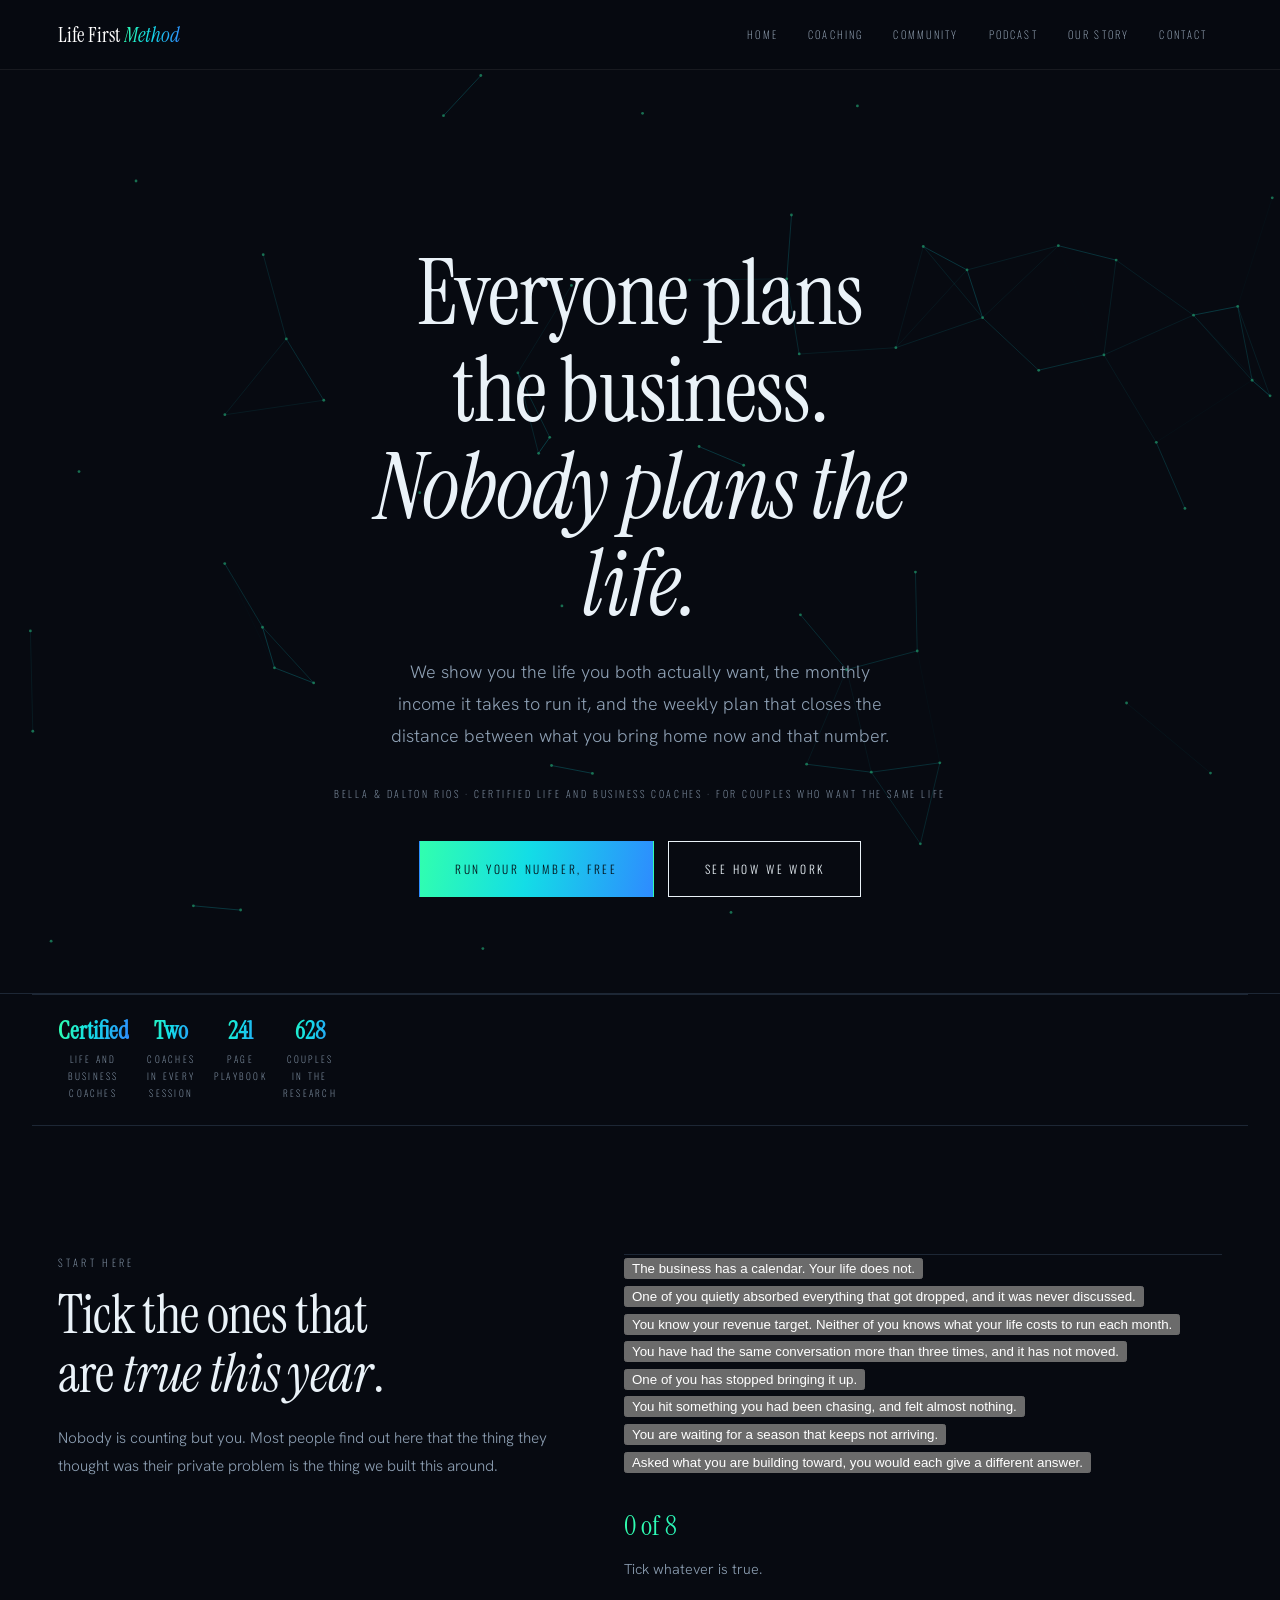
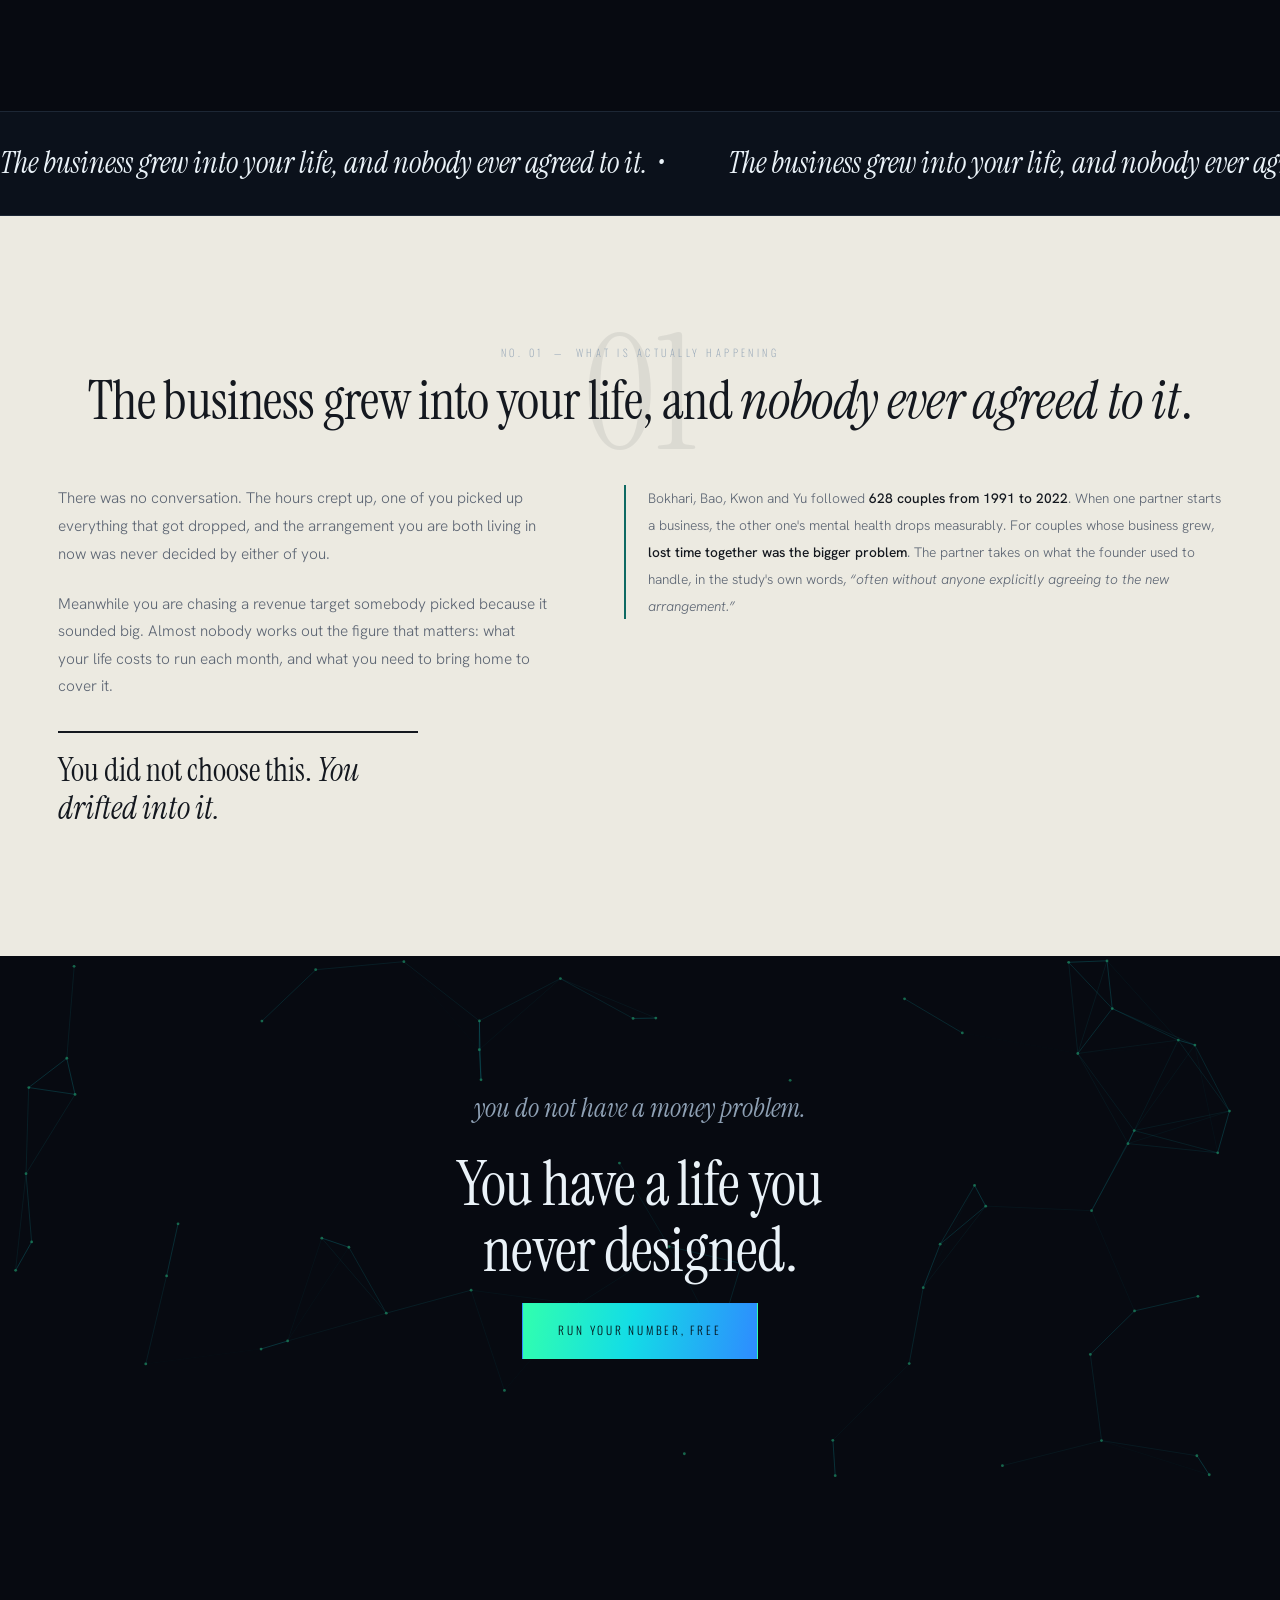
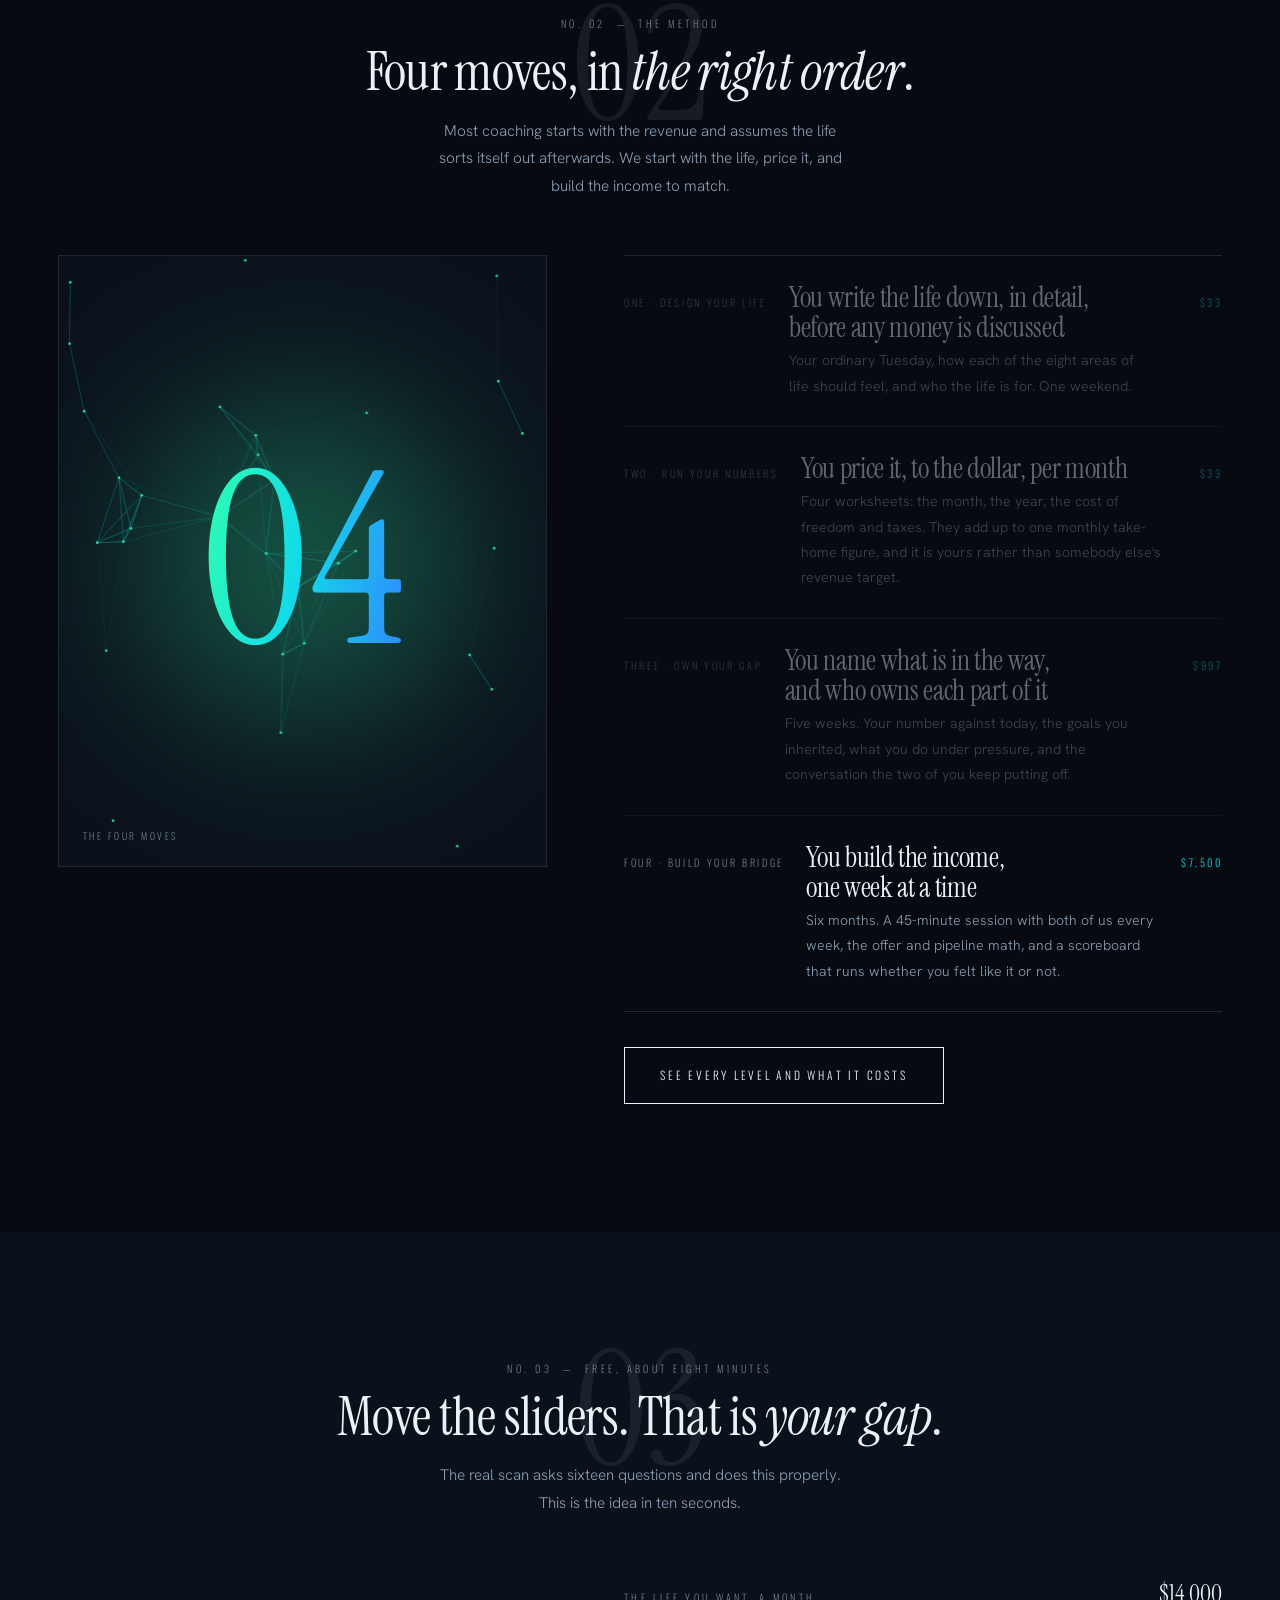
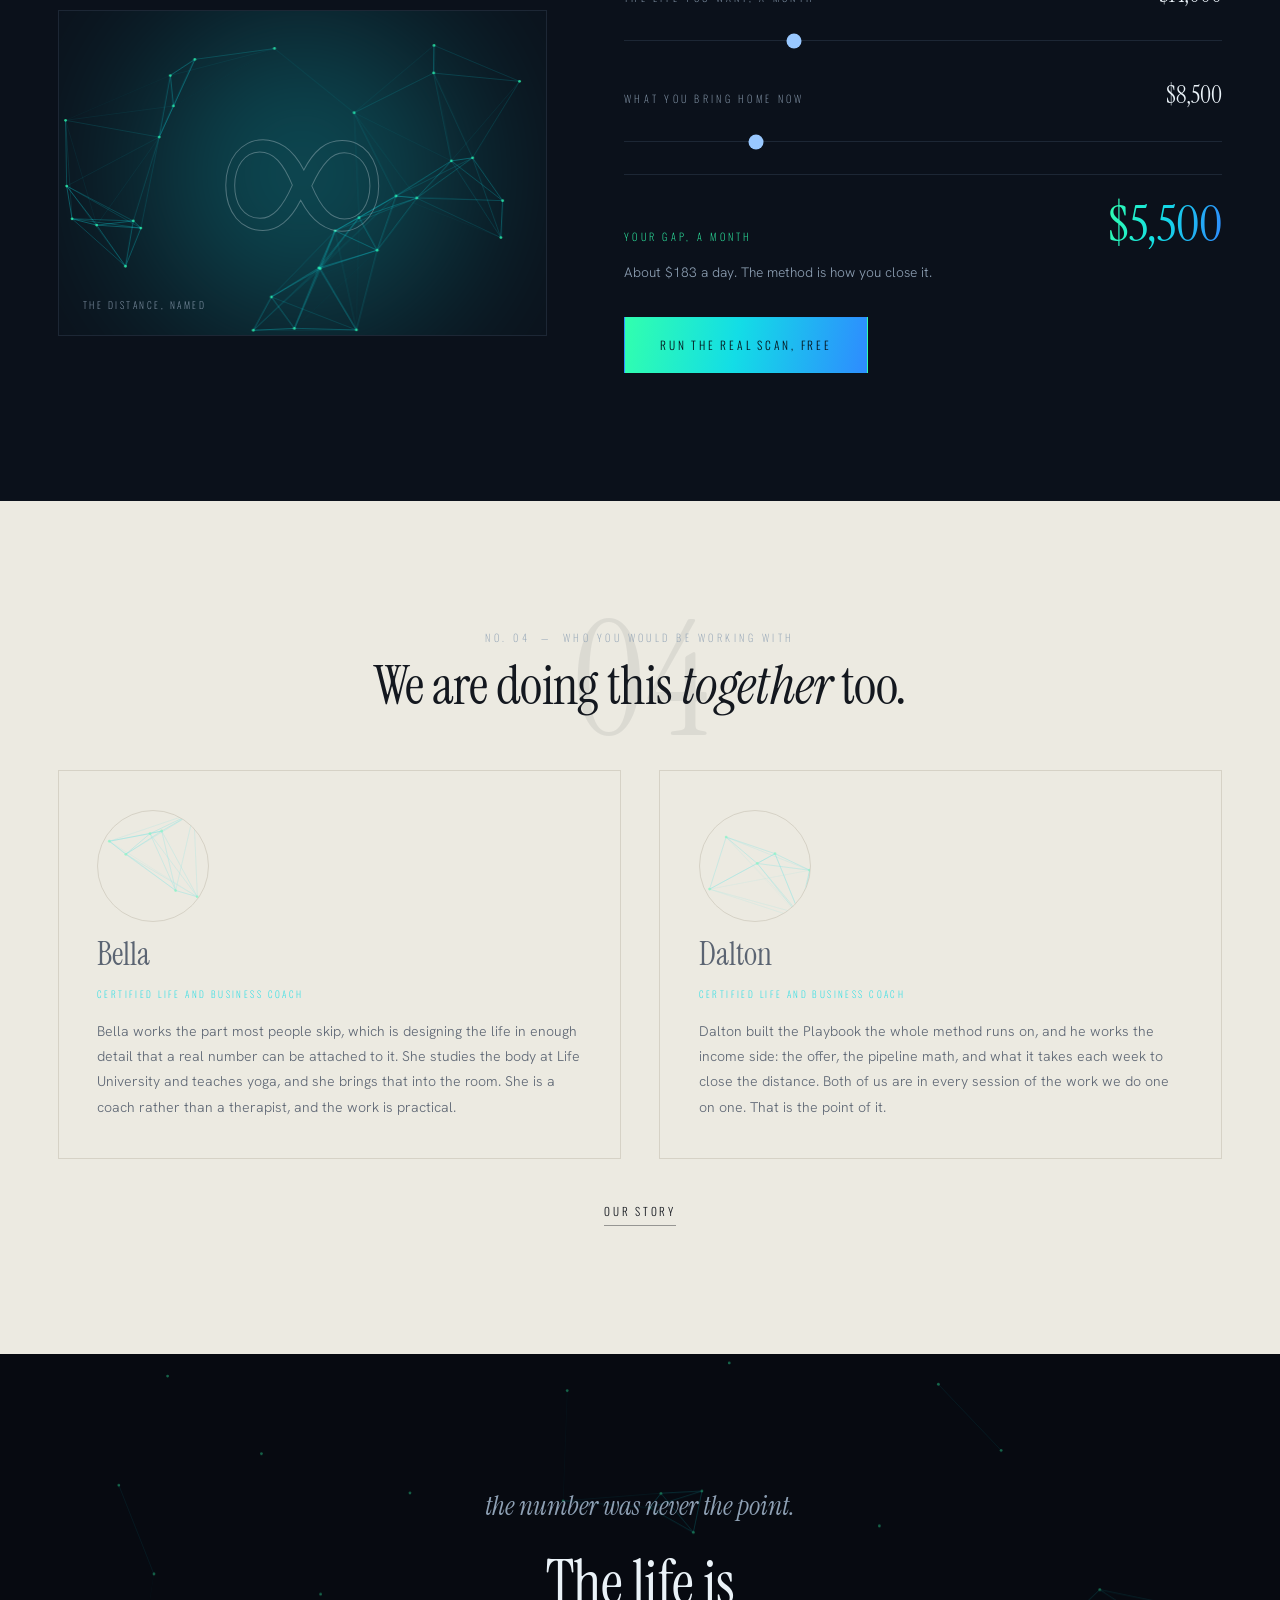
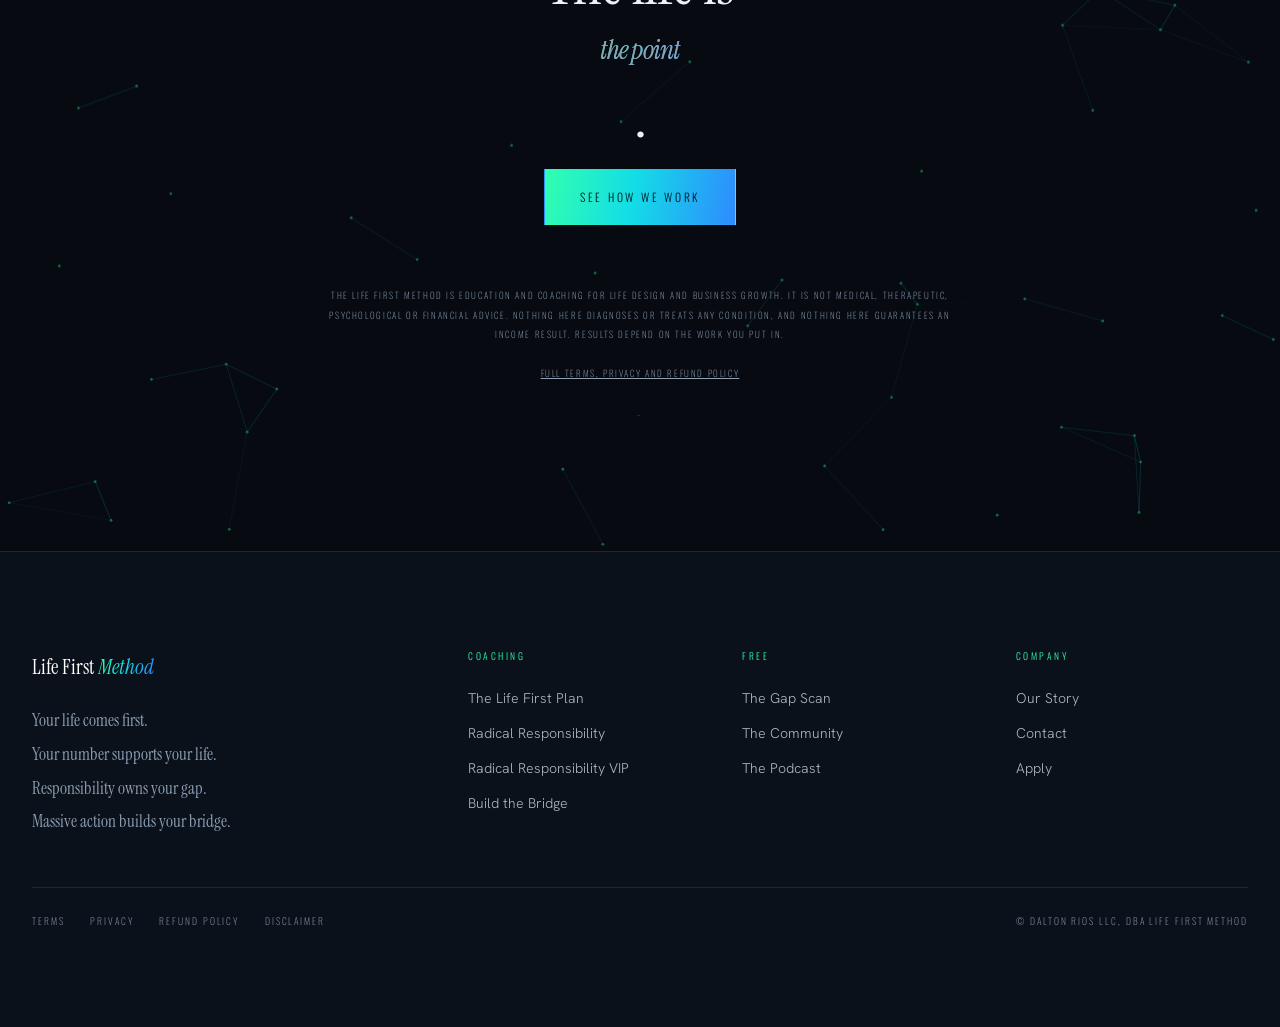
<file: index.html>
<!doctype html><html lang="en"><head><meta charset="utf-8"><meta name="viewport" content="width=device-width,initial-scale=1,viewport-fit=cover"><title>Life First Method</title><link rel="preconnect" href="https://fonts.gstatic.com" crossorigin><link href="https://fonts.googleapis.com/css2?family=Hanken+Grotesk:wght@300;400;500&family=Instrument+Serif:ital@0;1&family=Oswald:wght@200;300&display=swap" rel="stylesheet"><link rel="stylesheet" href="site.css"></head><body><div id="prog" aria-hidden="true"></div><nav><div class="bar"><a class="mark" href="index.html">Life First <i>Method</i></a><div class="tabs"><a href="index.html">Home</a><a href="work.html">Coaching</a><a href="community.html">Community</a><a href="podcast.html">Podcast</a><a href="story.html">Our Story</a><a href="contact.html">Contact</a></div></div></nav>
<header class="phead" id="top" style="padding-block:clamp(5.5rem,13vw,10rem) clamp(3.5rem,8vw,6rem)">
  <canvas class="flow" data-alpha=".45" aria-hidden="true"></canvas>
  <div class="wrap in" style="text-align:center">
    <h1 class="rev" style="margin-inline:auto;text-align:center;max-width:16ch">Everyone plans the business.<br><i>Nobody plans the life.</i></h1>
    <p class="sub rev" style="--d:300ms;margin-inline:auto;text-align:center;max-width:52ch">We show you the life you both actually want, the monthly income it takes to run it, and the weekly plan that closes the distance between what you bring home now and that number.</p>
    <p class="meta rev" style="--d:500ms">Bella &amp; Dalton Rios &middot; Certified life and business coaches &middot; For couples who want the same life</p>
    <div class="rev" style="--d:650ms;margin-top:2.4rem;display:flex;gap:.9rem;flex-wrap:wrap;justify-content:center">
      <a class="btn btn-key" href="#scan">Run your number, free</a>
      <a class="btn" href="work.html">See how we work</a>
    </div>
  </div>
</header>
<div class="wrap" style="border-block:1px solid var(--line)"><div class="stats" style="padding-block:1.5rem"><div class="stats"><div class="stat"><b style="font-size:clamp(1.1rem,2.4vw,1.5rem)">Certified</b><span>Life and business coaches</span></div><div class="stat"><b style="font-size:clamp(1.1rem,2.4vw,1.5rem)">Two</b><span>Coaches in every session</span></div><div class="stat"><b style="font-size:clamp(1.1rem,2.4vw,1.5rem)">241</b><span>Page Playbook</span></div><div class="stat"><b style="font-size:clamp(1.1rem,2.4vw,1.5rem)">628</b><span>Couples in the research</span></div></div></div></div>

<section id="seen"><div class="wrap cols">
  <div class="stack s rev"><p class="label">Start here</p>
    <h2>Tick the ones that are <i>true this year</i>.</h2>
    <p class="soft measure" style="margin-top:.5rem">Nobody is counting but you. Most people find out here that the thing they thought was their private problem is the thing we built this around.</p></div>
  <div class="rev" style="--d:120ms">
    <div class="list" id="checks" style="border-top:1px solid var(--line)"><button class="chk" type="button" aria-pressed="false"><span class="box" aria-hidden="true"></span><span>The business has a calendar. Your life does not.</span></button><button class="chk" type="button" aria-pressed="false"><span class="box" aria-hidden="true"></span><span>One of you quietly absorbed everything that got dropped, and it was never discussed.</span></button><button class="chk" type="button" aria-pressed="false"><span class="box" aria-hidden="true"></span><span>You know your revenue target. Neither of you knows what your life costs to run each month.</span></button><button class="chk" type="button" aria-pressed="false"><span class="box" aria-hidden="true"></span><span>You have had the same conversation more than three times, and it has not moved.</span></button><button class="chk" type="button" aria-pressed="false"><span class="box" aria-hidden="true"></span><span>One of you has stopped bringing it up.</span></button><button class="chk" type="button" aria-pressed="false"><span class="box" aria-hidden="true"></span><span>You hit something you had been chasing, and felt almost nothing.</span></button><button class="chk" type="button" aria-pressed="false"><span class="box" aria-hidden="true"></span><span>You are waiting for a season that keeps not arriving.</span></button><button class="chk" type="button" aria-pressed="false"><span class="box" aria-hidden="true"></span><span>Asked what you are building toward, you would each give a different answer.</span></button></div>
    <p style="margin-top:1.6rem"><b id="tallyN" class="grad" style="font-family:var(--serif);font-weight:400;font-size:1.7rem;display:block;margin-bottom:.3rem">0 of 8</b>
      <span class="soft" id="tallyM" style="font-size:.9rem">Tick whatever is true.</span></p>
  </div>
</div></section>

<div class="marq" aria-hidden="true"><div><span>The business grew into your life, and nobody ever agreed to it. &nbsp;&bull;&nbsp; </span><span>The business grew into your life, and nobody ever agreed to it. &nbsp;&bull;&nbsp; </span><span>The business grew into your life, and nobody ever agreed to it. &nbsp;&bull;&nbsp; </span></div></div>

<section class="light" id="problem"><div class="wrap"><div class="numhead rev"><span class="ghost" aria-hidden="true">01</span><p class="no">No. 01 &nbsp;&mdash;&nbsp; What is actually happening</p><h2>The business grew into your life, and <i>nobody ever agreed to it</i>.</h2></div>
  <div class="cols">
    <div class="stack rev">
      <p class="soft">There was no conversation. The hours crept up, one of you picked up everything that got dropped, and the arrangement you are both living in now was never decided by either of you.</p>
      <p class="soft">Meanwhile you are chasing a revenue target somebody picked because it sounded big. Almost nobody works out the figure that matters: what your life costs to run each month, and what you need to bring home to cover it.</p>
      <p style="font-family:var(--serif);font-size:clamp(1.4rem,2.8vw,2rem);line-height:1.2;max-width:24ch;border-top:2px solid var(--ink);padding-top:1.1rem;margin-top:.5rem">You did not choose this. <i>You drifted into it.</i></p>
    </div>
    <div class="rev" style="--d:120ms">
      <p class="soft" style="font-size:.86rem;line-height:1.95;border-left:2px solid #0E6A63;padding-left:1.4rem">
        Bokhari, Bao, Kwon and Yu followed <b style="color:var(--ink);font-weight:500">628 couples from 1991 to 2022</b>. When one partner starts a business, the other one's mental health drops measurably. For couples whose business grew, <b style="color:var(--ink);font-weight:500">lost time together was the bigger problem</b>. The partner takes on what the founder used to handle, in the study's own words, <i>&ldquo;often without anyone explicitly agreeing to the new arrangement.&rdquo;</i></p>
    </div>
  </div>
</div></section>

<section class="break"><canvas class="flow" data-alpha=".4" aria-hidden="true"></canvas><div class="in">
  <i class="rev">you do not have a money problem.</i>
  <h2 class="rev" style="--d:140ms">You have a life you never designed.</h2>
  <a class="btn btn-key rev" style="--d:260ms" href="#scan">Run your number, free</a>
</div></section>

<section id="method"><div class="wrap"><div class="numhead rev"><span class="ghost" aria-hidden="true">02</span><p class="no">No. 02 &nbsp;&mdash;&nbsp; The method</p><h2>Four moves, in <i>the right order</i>.</h2><p class="sub">Most coaching starts with the revenue and assumes the life sorts itself out afterwards. We start with the life, price it, and build the income to match.</p></div>
  <div class="cols">
    <div class="rev" style="position:sticky;top:6rem">
      <div class="art"><canvas class="flow" data-alpha=".35" aria-hidden="true"></canvas>
        <div class="glow" style="width:20rem;height:20rem;background:#31FFAE" aria-hidden="true"></div>
        <span style="position:relative;z-index:2;display:grid;place-items:center"><span class="numeral on" data-plate="0" style="position:absolute;opacity:1;transition:opacity .9s ease">01</span><span class="numeral" data-plate="1" style="position:absolute;opacity:0;transition:opacity .9s ease">02</span><span class="numeral" data-plate="2" style="position:absolute;opacity:0;transition:opacity .9s ease">03</span><span class="numeral" data-plate="3" style="position:absolute;opacity:0;transition:opacity .9s ease">04</span></span>
        <p class="cap">The four moves</p></div>
    </div>
    <div class="stack rev" style="--d:120ms">
      <div class="ladder"><a class="rung" data-move="0" href="plan.html"><span class="n">One &middot; Design your life</span><span><h3>You write the life down, in detail, before any money is discussed</h3><p>Your ordinary Tuesday, how each of the eight areas of life should feel, and who the life is for. One weekend.</p></span><span class="go">$33</span></a><a class="rung" data-move="1" href="plan.html"><span class="n">Two &middot; Run your numbers</span><span><h3>You price it, to the dollar, per month</h3><p>Four worksheets: the month, the year, the cost of freedom and taxes. They add up to one monthly take-home figure, and it is yours rather than somebody else's revenue target.</p></span><span class="go">$33</span></a><a class="rung" data-move="2" href="radical.html"><span class="n">Three &middot; Own your gap</span><span><h3>You name what is in the way, and who owns each part of it</h3><p>Five weeks. Your number against today, the goals you inherited, what you do under pressure, and the conversation the two of you keep putting off.</p></span><span class="go">$997</span></a><a class="rung" data-move="3" href="bridge.html"><span class="n">Four &middot; Build your bridge</span><span><h3>You build the income, one week at a time</h3><p>Six months. A 45-minute session with both of us every week, the offer and pipeline math, and a scoreboard that runs whether you felt like it or not.</p></span><span class="go">$7,500</span></a></div>
      <a class="btn" href="work.html" style="align-self:flex-start;margin-top:.8rem">See every level and what it costs</a>
    </div>
  </div>
</div></section>

<section class="mid" id="scan"><div class="wrap"><div class="numhead rev"><span class="ghost" aria-hidden="true">03</span><p class="no">No. 03 &nbsp;&mdash;&nbsp; Free, about eight minutes</p><h2>Move the sliders. That is <i>your gap</i>.</h2><p class="sub">The real scan asks sixteen questions and does this properly. This is the idea in ten seconds.</p></div>
  <div class="cols" style="align-items:center">
    <div class="rev"><div class="art wide"><canvas class="flow" data-alpha=".35" aria-hidden="true"></canvas><div class="glow" style="width:20rem;height:20rem;background:#13DDE6" aria-hidden="true"></div><span class="numeral">&#8734;</span><p class="cap">The distance, named</p></div></div>
    <div class="rev" style="--d:120ms">
      <div style="display:flex;align-items:baseline;justify-content:space-between;gap:1rem;margin-bottom:.5rem">
        <span class="label">The life you want, a month</span>
        <span id="vLife" style="font-family:var(--serif);font-size:1.5rem;font-variant-numeric:tabular-nums">$14,000</span></div>
      <input type="range" id="sLife" min="4000" max="40000" step="500" value="14000" aria-label="Monthly cost of the life you want"
        style="width:100%;-webkit-appearance:none;appearance:none;height:1px;background:var(--line);outline:none;margin:0 0 2rem">
      <div style="display:flex;align-items:baseline;justify-content:space-between;gap:1rem;margin-bottom:.5rem">
        <span class="label">What you bring home now</span>
        <span id="vNow" style="font-family:var(--serif);font-size:1.5rem;font-variant-numeric:tabular-nums">$8,500</span></div>
      <input type="range" id="sNow" min="0" max="40000" step="500" value="8500" aria-label="What you bring home now each month"
        style="width:100%;-webkit-appearance:none;appearance:none;height:1px;background:var(--line);outline:none;margin:0 0 2rem">
      <div style="border-top:1px solid var(--line);padding-top:1.4rem;display:flex;align-items:baseline;justify-content:space-between;gap:1rem;flex-wrap:wrap">
        <span class="label" id="kGap" style="color:var(--green)">Your gap, a month</span>
        <span class="grad" id="vGap" style="font-family:var(--serif);font-size:clamp(2.2rem,5vw,3.2rem);line-height:1;font-variant-numeric:tabular-nums">$5,500</span></div>
      <p class="soft" style="font-size:.86rem;margin-top:.7rem" id="nGap">About $183 a day. The method is how you close it.</p>
      <a class="btn btn-key" href="https://graceful-life-first-flow.base44.app/scan" rel="noopener" style="margin-top:2rem">Run the real scan, free</a>
    </div>
  </div>
</div></section>

<section class="light"><div class="wrap"><div class="numhead rev"><span class="ghost" aria-hidden="true">04</span><p class="no">No. 04 &nbsp;&mdash;&nbsp; Who you would be working with</p><h2>We are doing this <i>together</i> too.</h2></div><div class="coachgrid rev"><div class="coachcard"><div class="face"><canvas class="flow" data-alpha=".4" aria-hidden="true"></canvas><span>B</span></div><p class="nm">Bella</p><span class="rl">Certified life and business coach</span><p>Bella works the part most people skip, which is designing the life in enough detail that a real number can be attached to it. She studies the body at Life University and teaches yoga, and she brings that into the room. She is a coach rather than a therapist, and the work is practical.</p></div><div class="coachcard"><div class="face"><canvas class="flow" data-alpha=".4" aria-hidden="true"></canvas><span>D</span></div><p class="nm">Dalton</p><span class="rl">Certified life and business coach</span><p>Dalton built the Playbook the whole method runs on, and he works the income side: the offer, the pipeline math, and what it takes each week to close the distance. Both of us are in every session of the work we do one on one. That is the point of it.</p></div></div>
  <div style="text-align:center;margin-top:2.4rem"><a class="link rev" href="story.html">Our story</a></div>
</div></section>

<section class="break"><canvas class="flow" data-alpha=".4" aria-hidden="true"></canvas><div class="in">
  <i class="rev">the number was never the point.</i>
  <h2 class="rev" style="--d:140ms">The life is <i class="grad">the point</i>.</h2>
  <a class="btn btn-key rev" style="--d:260ms" href="work.html">See how we work</a>
  <p class="fineprint rev" style="--d:340ms">The Life First Method is education and coaching for life design and business growth. It is not medical, therapeutic, psychological or financial advice. Nothing here diagnoses or treats any condition, and nothing here guarantees an income result. Results depend on the work you put in. <a href="legal.html" style="color:inherit">Full terms, privacy and refund policy</a>.</p>
</div></section><footer id="contact">
  <div class="fgrid">
    <div><a class="mark" href="index.html">Life First <i>Method</i></a>
      <p class="fman">Your life comes first.<br>Your number supports your life.<br>Responsibility owns your gap.<br>Massive action builds your bridge.</p></div>
    <div class="fcol"><h4>Coaching</h4><a href="plan.html">The Life First Plan</a><a href="radical.html">Radical Responsibility</a><a href="vip.html">Radical Responsibility VIP</a><a href="bridge.html">Build the Bridge</a></div>
    <div class="fcol"><h4>Free</h4><a href="index.html#scan">The Gap Scan</a><a href="community.html">The Community</a><a href="podcast.html">The Podcast</a></div>
    <div class="fcol"><h4>Company</h4><a href="story.html">Our Story</a><a href="contact.html">Contact</a><a href="bridge.html#faq">Apply</a></div>
  </div>
  <div class="legal" id="legal"><a href="legal.html#terms">Terms</a><a href="legal.html#privacy">Privacy</a><a href="legal.html#refund">Refund Policy</a><a href="legal.html#disclaimer">Disclaimer</a>
    <span style="margin-left:auto">&copy; Dalton Rios LLC, DBA Life First Method</span></div>
</footer><script src="site.js"></script></body></html>
</file>
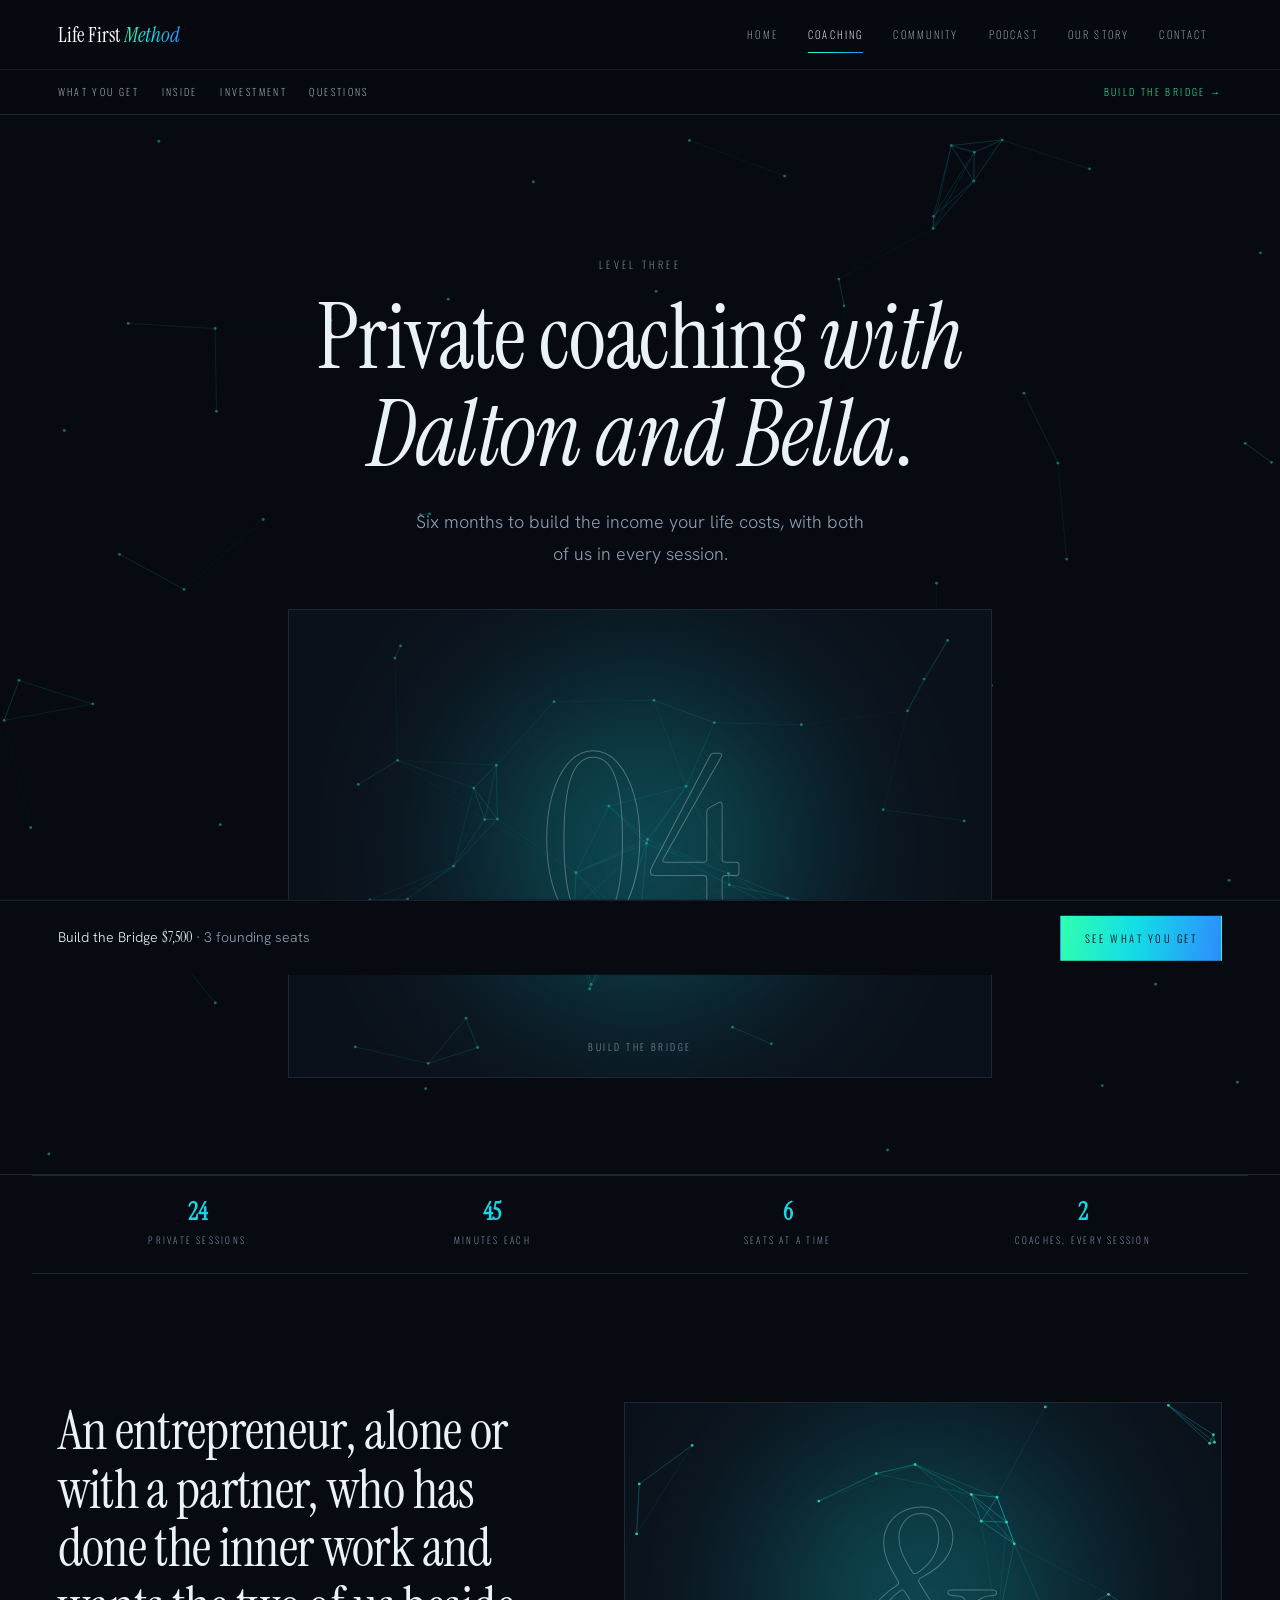
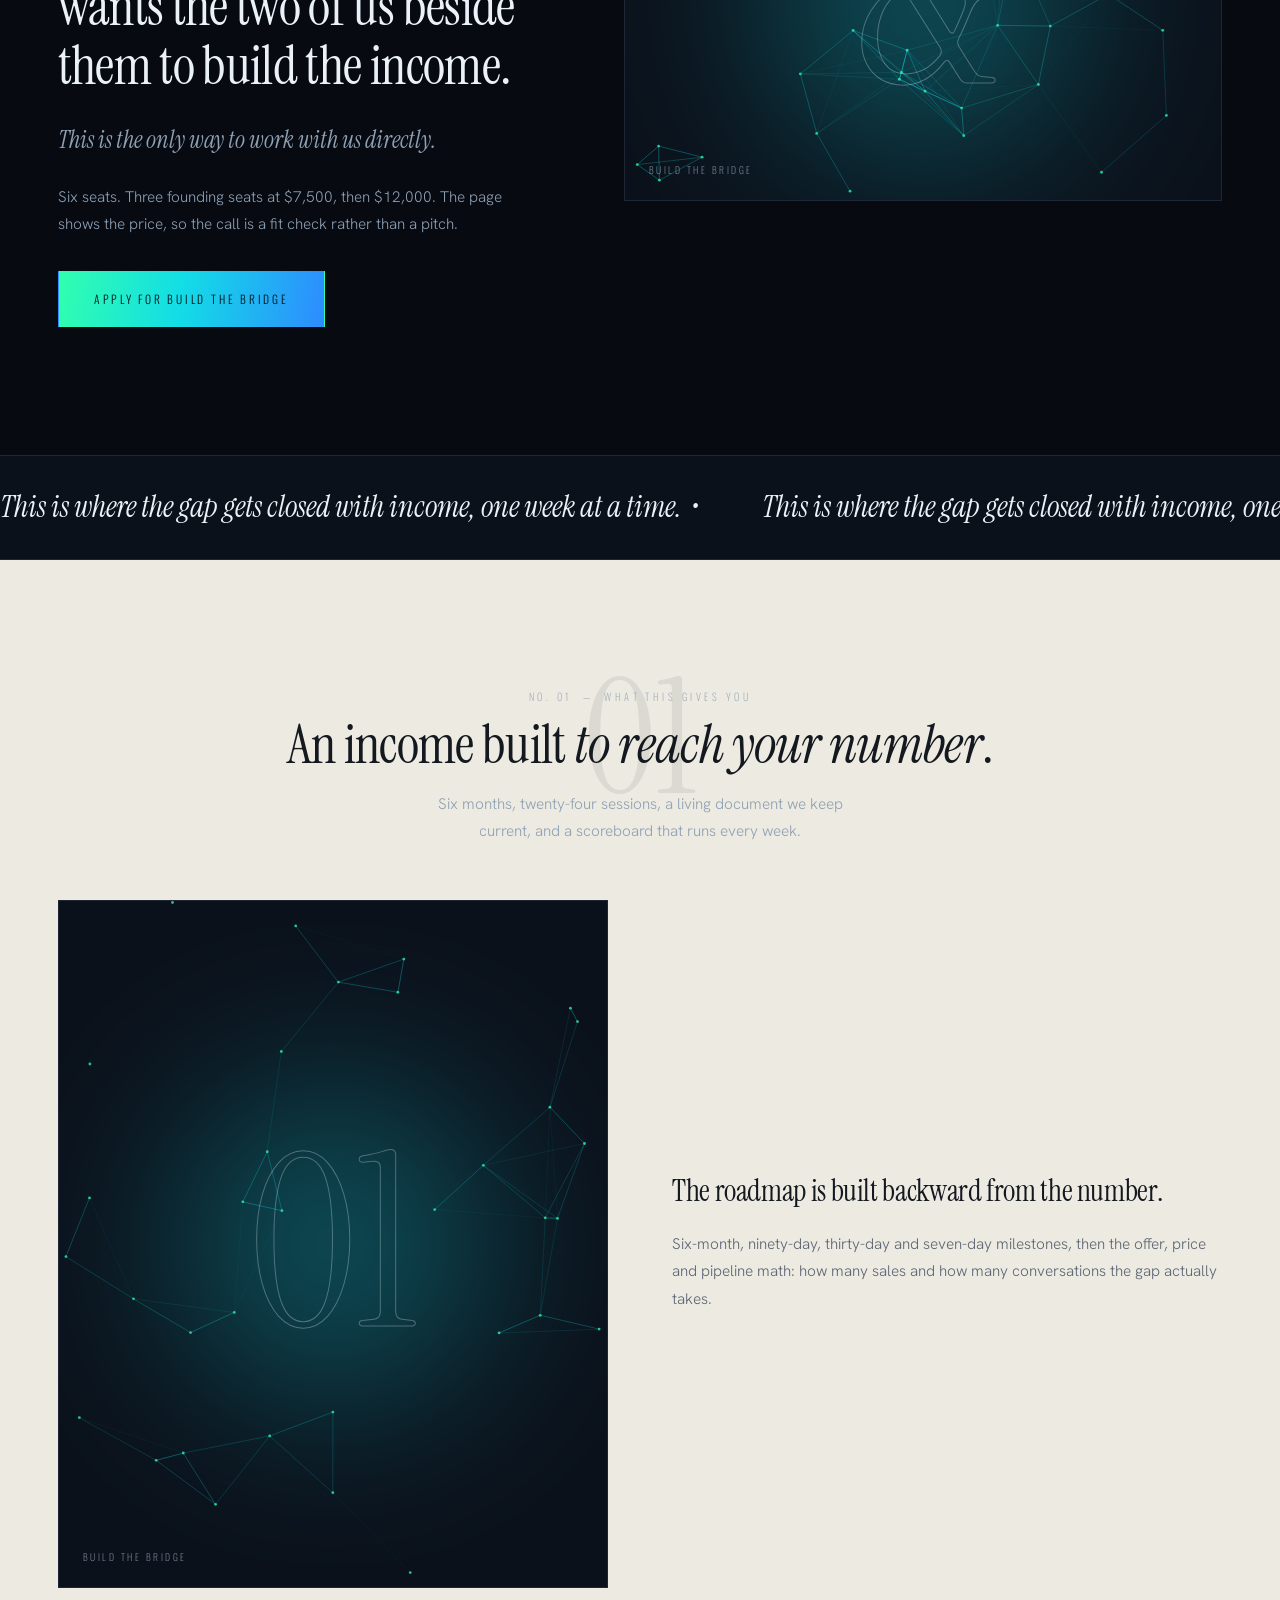
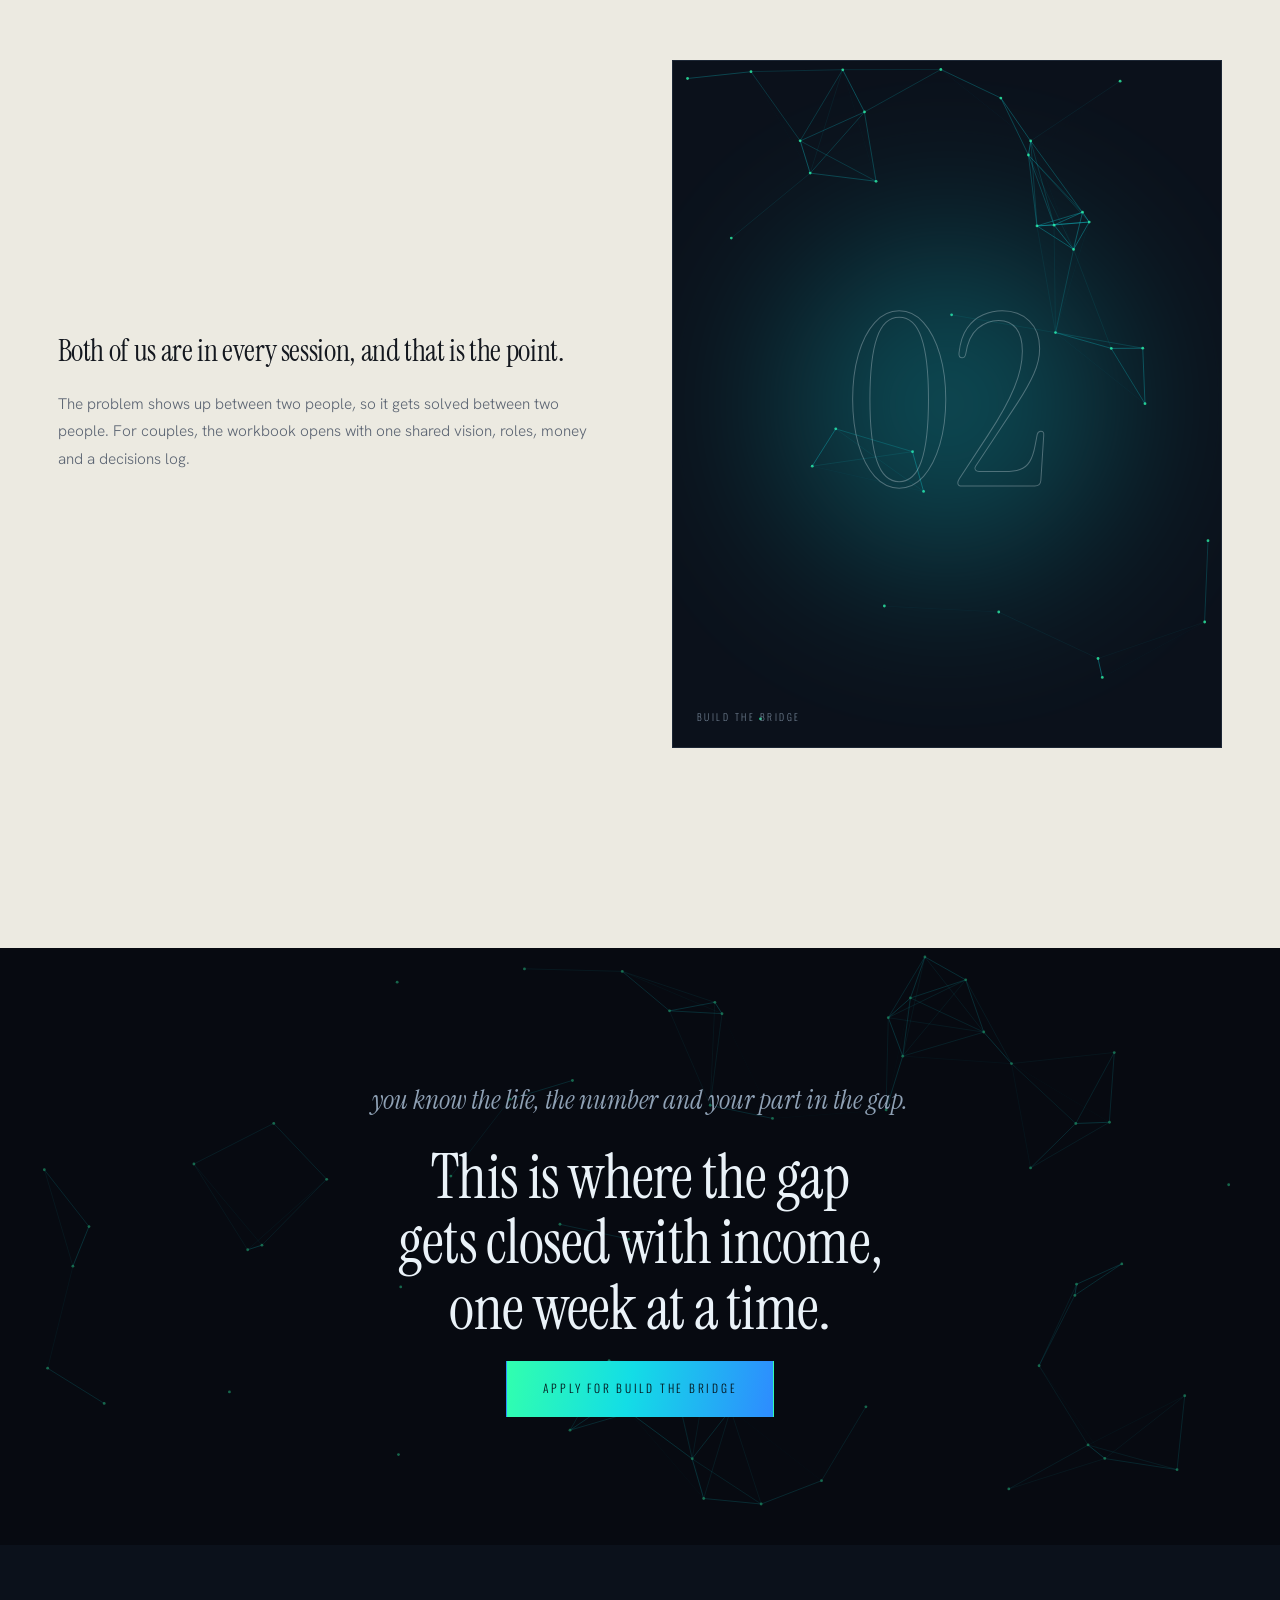
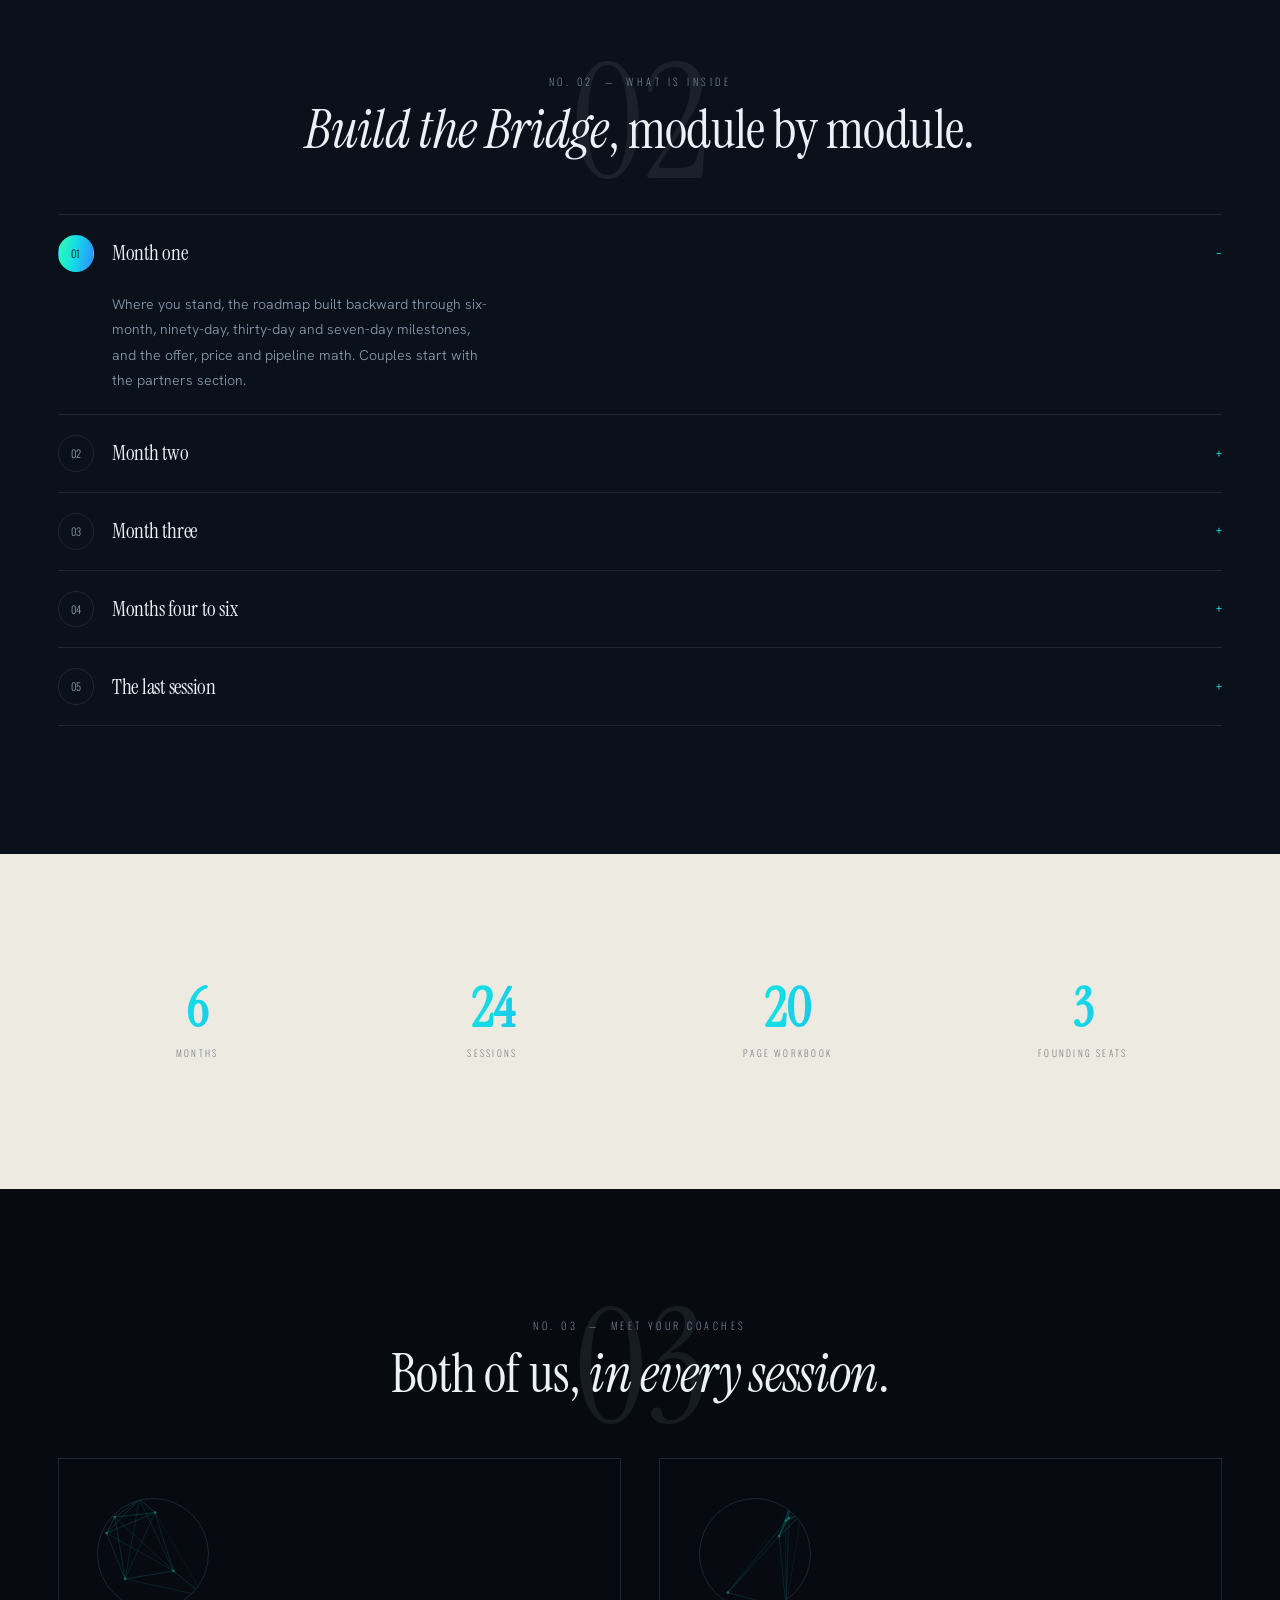
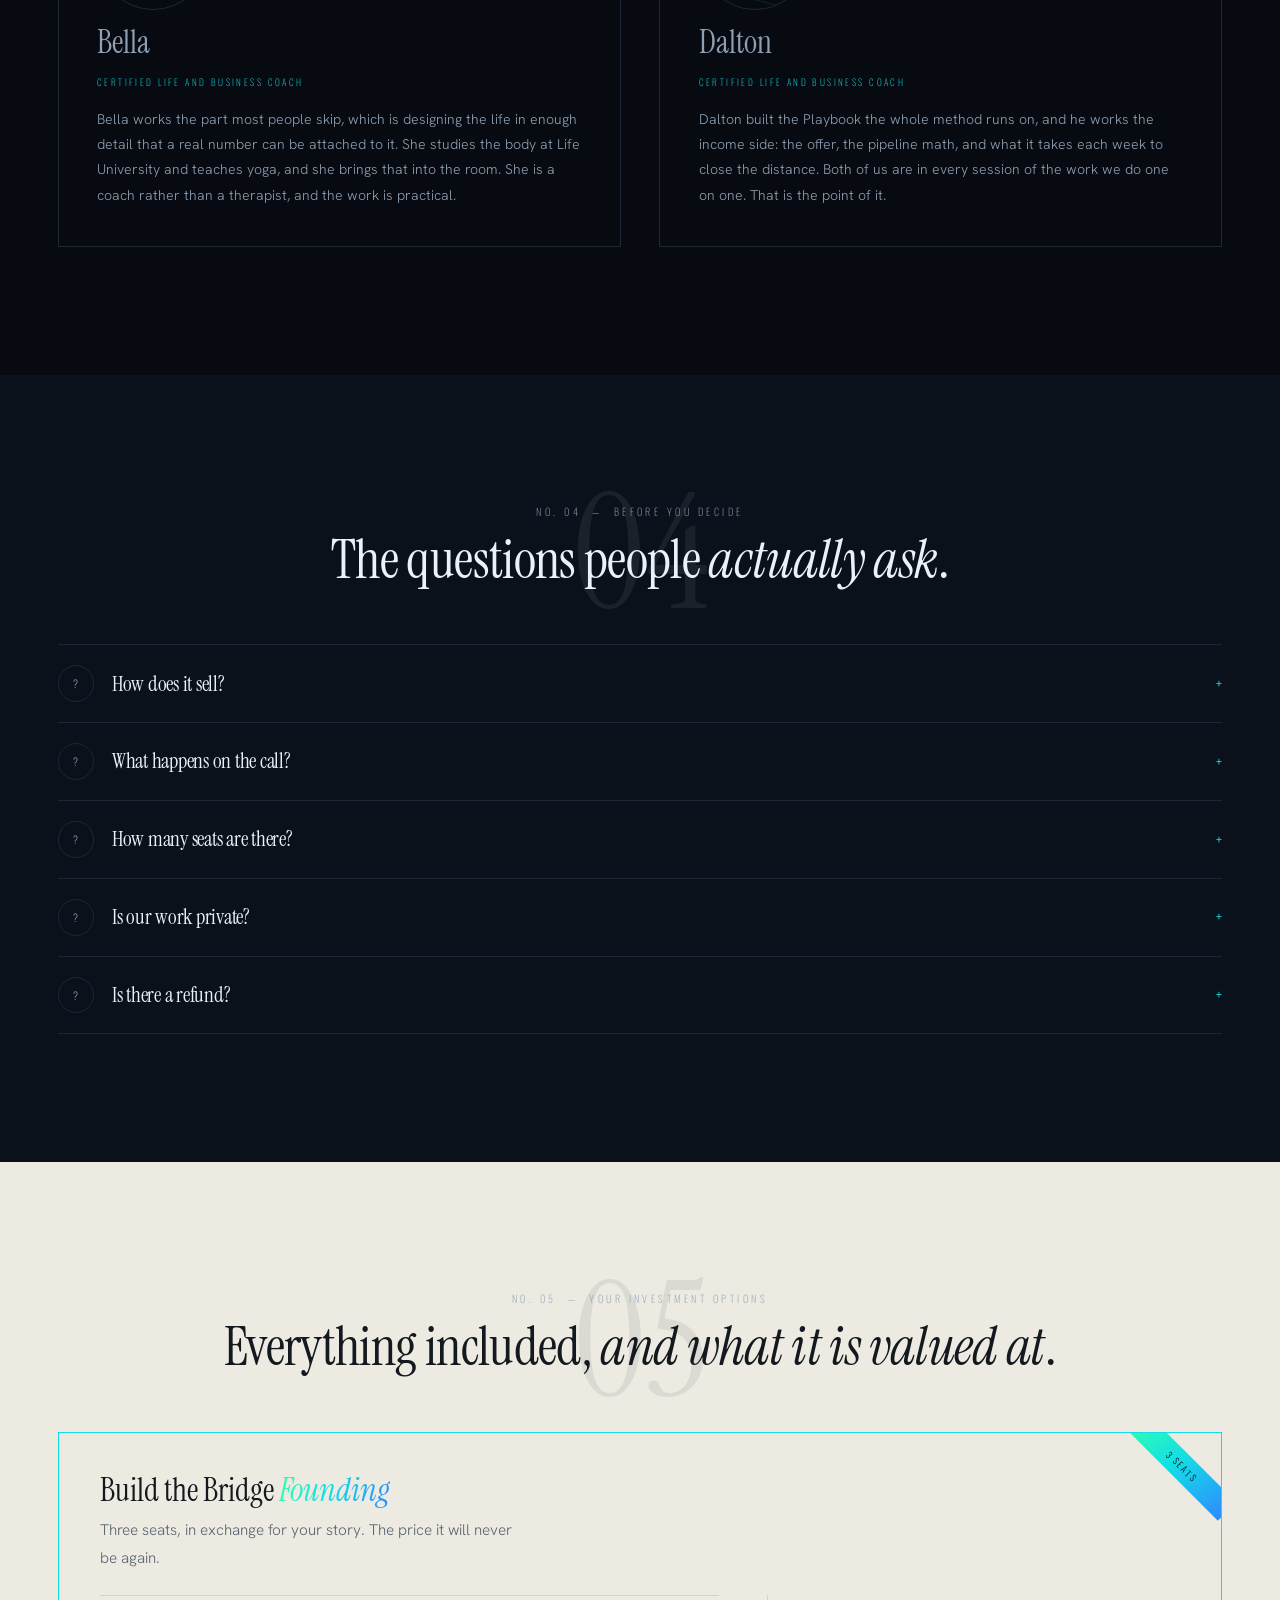
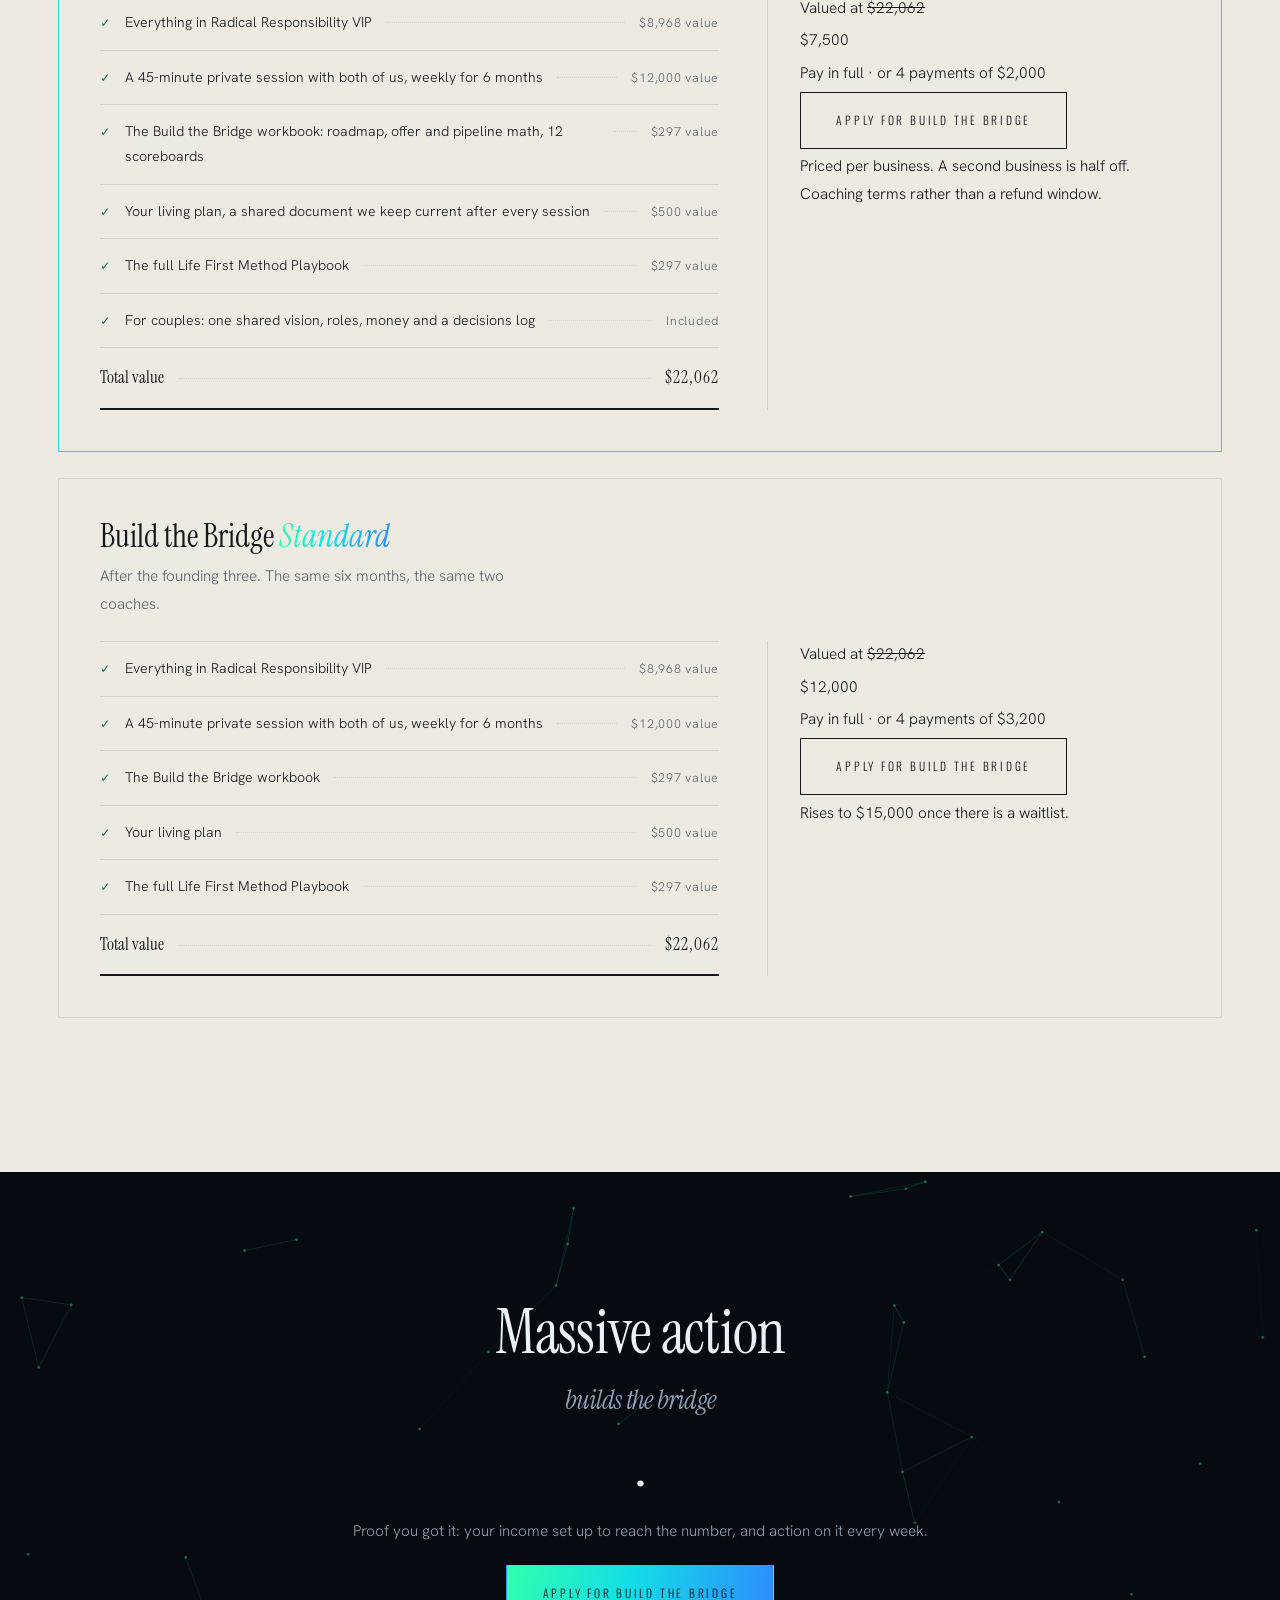
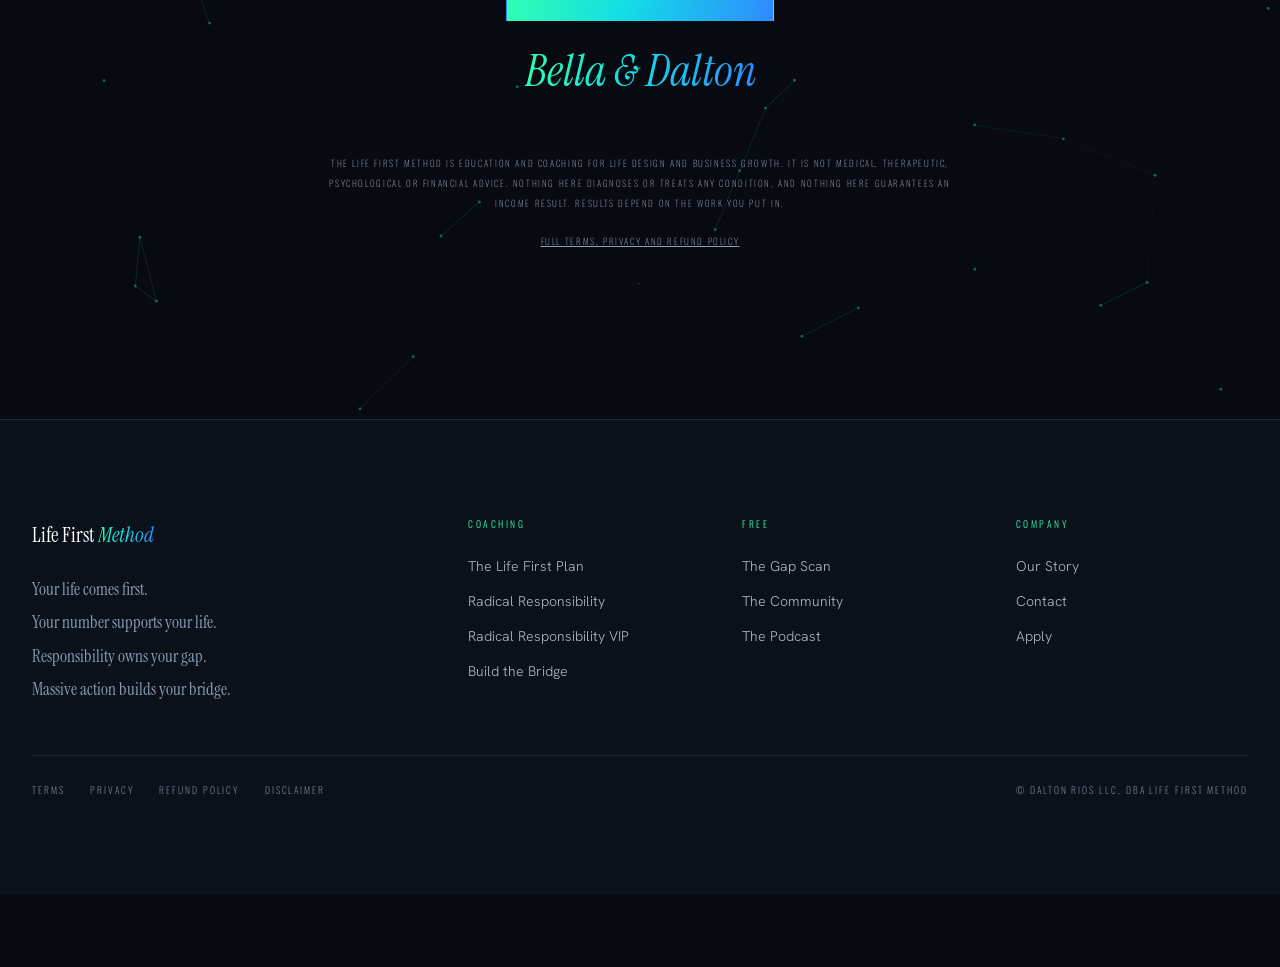
<file: bridge.html>
<!doctype html><html lang="en"><head><meta charset="utf-8"><meta name="viewport" content="width=device-width,initial-scale=1,viewport-fit=cover"><title>Build the Bridge | Life First Method</title><link rel="preconnect" href="https://fonts.gstatic.com" crossorigin><link href="https://fonts.googleapis.com/css2?family=Hanken+Grotesk:wght@300;400;500&family=Instrument+Serif:ital@0;1&family=Oswald:wght@200;300&display=swap" rel="stylesheet"><link rel="stylesheet" href="site.css"></head><body><div id="prog" aria-hidden="true"></div><nav><div class="bar"><a class="mark" href="index.html">Life First <i>Method</i></a><div class="tabs"><a href="index.html">Home</a><a href="work.html" aria-current="page">Coaching</a><a href="community.html">Community</a><a href="podcast.html">Podcast</a><a href="story.html">Our Story</a><a href="contact.html">Contact</a></div></div></nav><div class="offernav"><div class="bar"><div class="jump"><a href="#inside">What you get</a><a href="#system">Inside</a><a href="#invest">Investment</a><a href="#faq">Questions</a></div><a class="end" href="#invest">Build the Bridge &rarr;</a></div></div>
<header class="phead"><canvas class="flow" data-alpha=".4" aria-hidden="true"></canvas><div class="wrap in" style="text-align:center">
  <p class="label rev" style="text-align:center">Level three</p>
  <h1 class="rev" style="--d:80ms;margin-inline:auto;text-align:center">Private coaching <i>with Dalton and Bella</i>.</h1>
  <p class="sub rev" style="--d:160ms;margin-inline:auto;text-align:center">Six months to build the income your life costs, with both of us in every session.</p>
  <div class="rev" style="--d:260ms;max-width:44rem;margin:2.4rem auto 0"><div class="art wide"><canvas class="flow" data-alpha=".3" aria-hidden="true"></canvas><div class="glow" style="width:20rem;height:20rem;background:#13DDE6" aria-hidden="true"></div><span class="numeral">04</span><p class="cap">Build the Bridge</p></div></div>
</div></header>
<div class="wrap" style="border-block:1px solid var(--line)"><div class="stats" style="padding-block:1.5rem"><div class="stat"><b style="font-size:clamp(1.1rem,2.4vw,1.5rem)">24</b><span>Private sessions</span></div><div class="stat"><b style="font-size:clamp(1.1rem,2.4vw,1.5rem)">45</b><span>Minutes each</span></div><div class="stat"><b style="font-size:clamp(1.1rem,2.4vw,1.5rem)">6</b><span>Seats at a time</span></div><div class="stat"><b style="font-size:clamp(1.1rem,2.4vw,1.5rem)">2</b><span>Coaches, every session</span></div></div></div>

<section><div class="wrap cols">
  <div class="stack rev">
    <h2>An entrepreneur, alone or with a partner, who has done the inner work and wants the two of us beside them to build the income.</h2>
    <p style="font-family:var(--serif);font-style:italic;font-size:clamp(1.15rem,2.2vw,1.5rem);color:var(--soft)">This is the only way to work with us directly.</p>
    <p class="soft measure">Six seats. Three founding seats at $7,500, then $12,000. The page shows the price, so the call is a fit check rather than a pitch.</p>
    <a class="btn btn-key" href="#invest" style="align-self:flex-start;margin-top:.6rem">Apply for Build the Bridge</a>
  </div>
  <div class="rev" style="--d:120ms"><div class="art wide"><canvas class="flow" data-alpha=".35" aria-hidden="true"></canvas><div class="glow" style="width:20rem;height:20rem;background:#13DDE6" aria-hidden="true"></div><span class="numeral">&amp;</span><p class="cap">Build the Bridge</p></div></div>
</div></section>

<div class="marq" aria-hidden="true"><div><span>This is where the gap gets closed with income, one week at a time. &nbsp;&bull;&nbsp; </span><span>This is where the gap gets closed with income, one week at a time. &nbsp;&bull;&nbsp; </span><span>This is where the gap gets closed with income, one week at a time. &nbsp;&bull;&nbsp; </span></div></div>

<section class="light" id="inside"><div class="wrap">
  <div class="numhead rev"><span class="ghost" aria-hidden="true">01</span><p class="no">No. 01 &nbsp;&mdash;&nbsp; What this gives you</p><h2>An income built <i>to reach your number</i>.</h2><p class="sub">Six months, twenty-four sessions, a living document we keep current, and a scoreboard that runs every week.</p></div>
  <div class="feat"><div class="stack rev"><h3 style="font-size:clamp(1.3rem,2.6vw,1.9rem)">The roadmap is built backward from the number.</h3><p class="soft">Six-month, ninety-day, thirty-day and seven-day milestones, then the offer, price and pipeline math: how many sales and how many conversations the gap actually takes.</p></div><div class="fimg rev" style="--d:120ms"><div class="art"><canvas class="flow" data-alpha=".35" aria-hidden="true"></canvas><div class="glow" style="width:20rem;height:20rem;background:#13DDE6" aria-hidden="true"></div><span class="numeral">01</span><p class="cap">Build the Bridge</p></div></div></div><div class="feat"><div class="stack rev"><h3 style="font-size:clamp(1.3rem,2.6vw,1.9rem)">Both of us are in every session, and that is the point.</h3><p class="soft">The problem shows up between two people, so it gets solved between two people. For couples, the workbook opens with one shared vision, roles, money and a decisions log.</p></div><div class="fimg rev" style="--d:120ms"><div class="art"><canvas class="flow" data-alpha=".35" aria-hidden="true"></canvas><div class="glow" style="width:20rem;height:20rem;background:#13DDE6" aria-hidden="true"></div><span class="numeral">02</span><p class="cap">Build the Bridge</p></div></div></div>
</div></section>

<section class="break"><canvas class="flow" data-alpha=".4" aria-hidden="true"></canvas><div class="in">
  <i class="rev">you know the life, the number and your part in the gap.</i>
  <h2 class="rev" style="--d:140ms">This is where the gap gets closed with income, one week at a time.</h2>
  <a class="btn btn-key rev" style="--d:260ms" href="#invest">Apply for Build the Bridge</a>
</div></section>

<section class="mid" id="system"><div class="wrap">
  <div class="numhead rev"><span class="ghost" aria-hidden="true">02</span><p class="no">No. 02 &nbsp;&mdash;&nbsp; What is inside</p><h2><i>Build the Bridge</i>, module by module.</h2></div>
  <div class="acc rev"><details open><summary><span class="badge">01</span><h3>Month one</h3></summary><p>Where you stand, the roadmap built backward through six-month, ninety-day, thirty-day and seven-day milestones, and the offer, price and pipeline math. Couples start with the partners section.</p></details><details><summary><span class="badge">02</span><h3>Month two</h3></summary><p>The income plan: one offer, written word for word, sent to ten real people. Then the skill plan and the energy plan.</p></details><details><summary><span class="badge">03</span><h3>Month three</h3></summary><p>The weekly rhythm, and keeping it simple.</p></details><details><summary><span class="badge">04</span><h3>Months four to six</h3></summary><p>The weekly scoreboard runs every session.</p></details><details><summary><span class="badge">05</span><h3>The last session</h3></summary><p>Own it all, a letter to yourself, and your next ninety days.</p></details></div>
</div></section>

<section class="light"><div class="wrap"><div class="stats rev"><div class="stat"><b >6</b><span>Months</span></div><div class="stat"><b >24</b><span>Sessions</span></div><div class="stat"><b >20</b><span>Page workbook</span></div><div class="stat"><b >3</b><span>Founding seats</span></div></div></div></section>

<section><div class="wrap">
  <div class="numhead rev"><span class="ghost" aria-hidden="true">03</span><p class="no">No. 03 &nbsp;&mdash;&nbsp; Meet your coaches</p><h2>Both of us, <i>in every session</i>.</h2></div>
  <div class="coachgrid rev"><div class="coachcard"><div class="face"><canvas class="flow" data-alpha=".4" aria-hidden="true"></canvas><span>B</span></div><p class="nm">Bella</p><span class="rl">Certified life and business coach</span><p>Bella works the part most people skip, which is designing the life in enough detail that a real number can be attached to it. She studies the body at Life University and teaches yoga, and she brings that into the room. She is a coach rather than a therapist, and the work is practical.</p></div><div class="coachcard"><div class="face"><canvas class="flow" data-alpha=".4" aria-hidden="true"></canvas><span>D</span></div><p class="nm">Dalton</p><span class="rl">Certified life and business coach</span><p>Dalton built the Playbook the whole method runs on, and he works the income side: the offer, the pipeline math, and what it takes each week to close the distance. Both of us are in every session of the work we do one on one. That is the point of it.</p></div></div>
</div></section>

<section class="mid" id="faq"><div class="wrap">
  <div class="numhead rev"><span class="ghost" aria-hidden="true">04</span><p class="no">No. 04 &nbsp;&mdash;&nbsp; Before you decide</p><h2>The questions people <i>actually ask</i>.</h2></div>
  <div class="acc rev"><details><summary><span class="badge">?</span><h3>How does it sell?</h3></summary><p>An application, then one conversation with both of us. There is no webinar. The price is published on this page, so the call is a fit check rather than a pitch.</p></details><details><summary><span class="badge">?</span><h3>What happens on the call?</h3></summary><p>Thirty minutes with both of us. We hear where you are, you hear how we work, and together we decide if it is a fit. If it is, you pay and we book the first session.</p></details><details><summary><span class="badge">?</span><h3>How many seats are there?</h3></summary><p>Six at a time, with one new seat a month.</p></details><details><summary><span class="badge">?</span><h3>Is our work private?</h3></summary><p>Yes. Sessions on video, the living plan in a shared document, and the Playbook by email. Your private work stays out of the community.</p></details><details><summary><span class="badge">?</span><h3>Is there a refund?</h3></summary><p>Build the Bridge runs on coaching terms rather than a refund window, and we agree them with you in writing before you pay.</p></details></div>
</div></section>

<section class="light" id="invest"><div class="wrap">
  <div class="numhead rev"><span class="ghost" aria-hidden="true">05</span><p class="no">No. 05 &nbsp;&mdash;&nbsp; Your investment options</p><h2>Everything included, <i>and what it is valued at</i>.</h2></div>
  <div class="plan hot rev"><span class="ribbon">3 seats</span><p class="ptitle">Build the Bridge <em>Founding</em></p><p class="soft" style="margin-top:.7rem;max-width:46ch">Three seats, in exchange for your story. The price it will never be again.</p><div class="planbody"><div><div class="stackbox"><div class="srow"><span class="tick">&#10003;</span><span class="what">Everything in Radical Responsibility VIP</span><span class="dots"></span><span class="val">$8,968 value</span></div><div class="srow"><span class="tick">&#10003;</span><span class="what">A 45-minute private session with both of us, weekly for 6 months</span><span class="dots"></span><span class="val">$12,000 value</span></div><div class="srow"><span class="tick">&#10003;</span><span class="what">The Build the Bridge workbook: roadmap, offer and pipeline math, 12 scoreboards</span><span class="dots"></span><span class="val">$297 value</span></div><div class="srow"><span class="tick">&#10003;</span><span class="what">Your living plan, a shared document we keep current after every session</span><span class="dots"></span><span class="val">$500 value</span></div><div class="srow"><span class="tick">&#10003;</span><span class="what">The full Life First Method Playbook</span><span class="dots"></span><span class="val">$297 value</span></div><div class="srow"><span class="tick">&#10003;</span><span class="what">For couples: one shared vision, roles, money and a decisions log</span><span class="dots"></span><span class="val">Included</span></div><div class="srow total"><span class="what">Total value</span><span class="dots"></span><span class="val">$22,062</span></div></div></div><div class="priceside"><span class="was">Valued at <s>$22,062</s></span><span class="now">$7,500</span><span class="terms">Pay in full &middot; or 4 payments of $2,000</span><a class="btn" href="#faq">Apply for Build the Bridge</a><p class="fine">Priced per business. A second business is half off. Coaching terms rather than a refund window.</p></div></div></div><div class="plan rev"><p class="ptitle">Build the Bridge <em>Standard</em></p><p class="soft" style="margin-top:.7rem;max-width:46ch">After the founding three. The same six months, the same two coaches.</p><div class="planbody"><div><div class="stackbox"><div class="srow"><span class="tick">&#10003;</span><span class="what">Everything in Radical Responsibility VIP</span><span class="dots"></span><span class="val">$8,968 value</span></div><div class="srow"><span class="tick">&#10003;</span><span class="what">A 45-minute private session with both of us, weekly for 6 months</span><span class="dots"></span><span class="val">$12,000 value</span></div><div class="srow"><span class="tick">&#10003;</span><span class="what">The Build the Bridge workbook</span><span class="dots"></span><span class="val">$297 value</span></div><div class="srow"><span class="tick">&#10003;</span><span class="what">Your living plan</span><span class="dots"></span><span class="val">$500 value</span></div><div class="srow"><span class="tick">&#10003;</span><span class="what">The full Life First Method Playbook</span><span class="dots"></span><span class="val">$297 value</span></div><div class="srow total"><span class="what">Total value</span><span class="dots"></span><span class="val">$22,062</span></div></div></div><div class="priceside"><span class="was">Valued at <s>$22,062</s></span><span class="now">$12,000</span><span class="terms">Pay in full &middot; or 4 payments of $3,200</span><a class="btn" href="#faq">Apply for Build the Bridge</a><p class="fine">Rises to $15,000 once there is a waitlist.</p></div></div></div>
</div></section>

<section class="break"><canvas class="flow" data-alpha=".35" aria-hidden="true"></canvas><div class="in">
  <h2 class="rev">Massive action <i>builds the bridge</i>.</h2>
  <p class="soft rev" style="--d:140ms">Proof you got it: your income set up to reach the number, and action on it every week.</p>
  <a class="btn btn-key rev" style="--d:240ms" href="#invest">Apply for Build the Bridge</a>
  <p class="sig rev" style="--d:320ms">Bella &amp; Dalton</p>
  <p class="fineprint rev" style="--d:400ms">The Life First Method is education and coaching for life design and business growth. It is not medical, therapeutic, psychological or financial advice. Nothing here diagnoses or treats any condition, and nothing here guarantees an income result. Results depend on the work you put in. <a href="legal.html" style="color:inherit">Full terms, privacy and refund policy</a>.</p>
</div></section>
<footer id="contact">
  <div class="fgrid">
    <div><a class="mark" href="index.html">Life First <i>Method</i></a>
      <p class="fman">Your life comes first.<br>Your number supports your life.<br>Responsibility owns your gap.<br>Massive action builds your bridge.</p></div>
    <div class="fcol"><h4>Coaching</h4><a href="plan.html">The Life First Plan</a><a href="radical.html">Radical Responsibility</a><a href="vip.html">Radical Responsibility VIP</a><a href="bridge.html">Build the Bridge</a></div>
    <div class="fcol"><h4>Free</h4><a href="index.html#scan">The Gap Scan</a><a href="community.html">The Community</a><a href="podcast.html">The Podcast</a></div>
    <div class="fcol"><h4>Company</h4><a href="story.html">Our Story</a><a href="contact.html">Contact</a><a href="bridge.html#faq">Apply</a></div>
  </div>
  <div class="legal" id="legal"><a href="legal.html#terms">Terms</a><a href="legal.html#privacy">Privacy</a><a href="legal.html#refund">Refund Policy</a><a href="legal.html#disclaimer">Disclaimer</a>
    <span style="margin-left:auto">&copy; Dalton Rios LLC, DBA Life First Method</span></div>
</footer><div class="rail"><div class="bar"><p class="txt">Build the Bridge <b>$7,500</b> <span>&middot; 3 founding seats</span></p><a class="btn btn-key" href="#invest">See what you get</a></div></div><script src="site.js"></script></body></html>
</file>
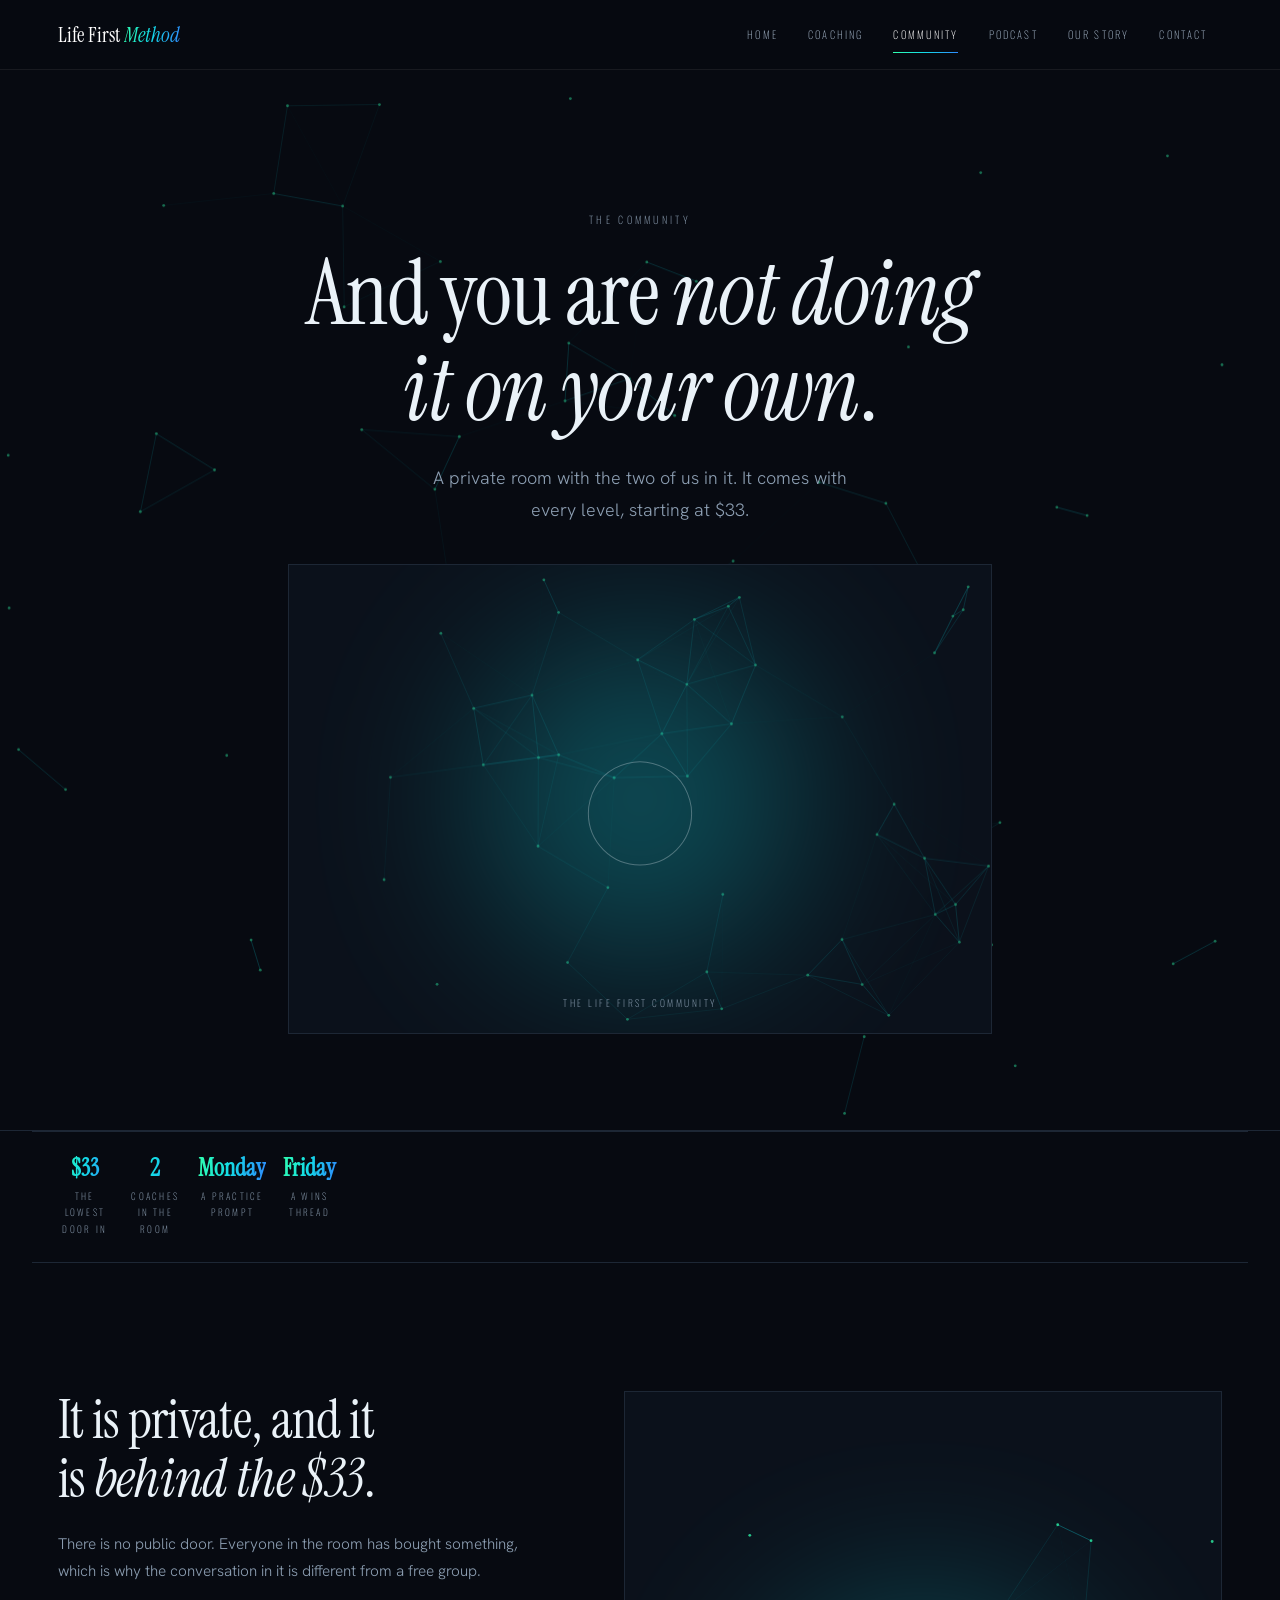
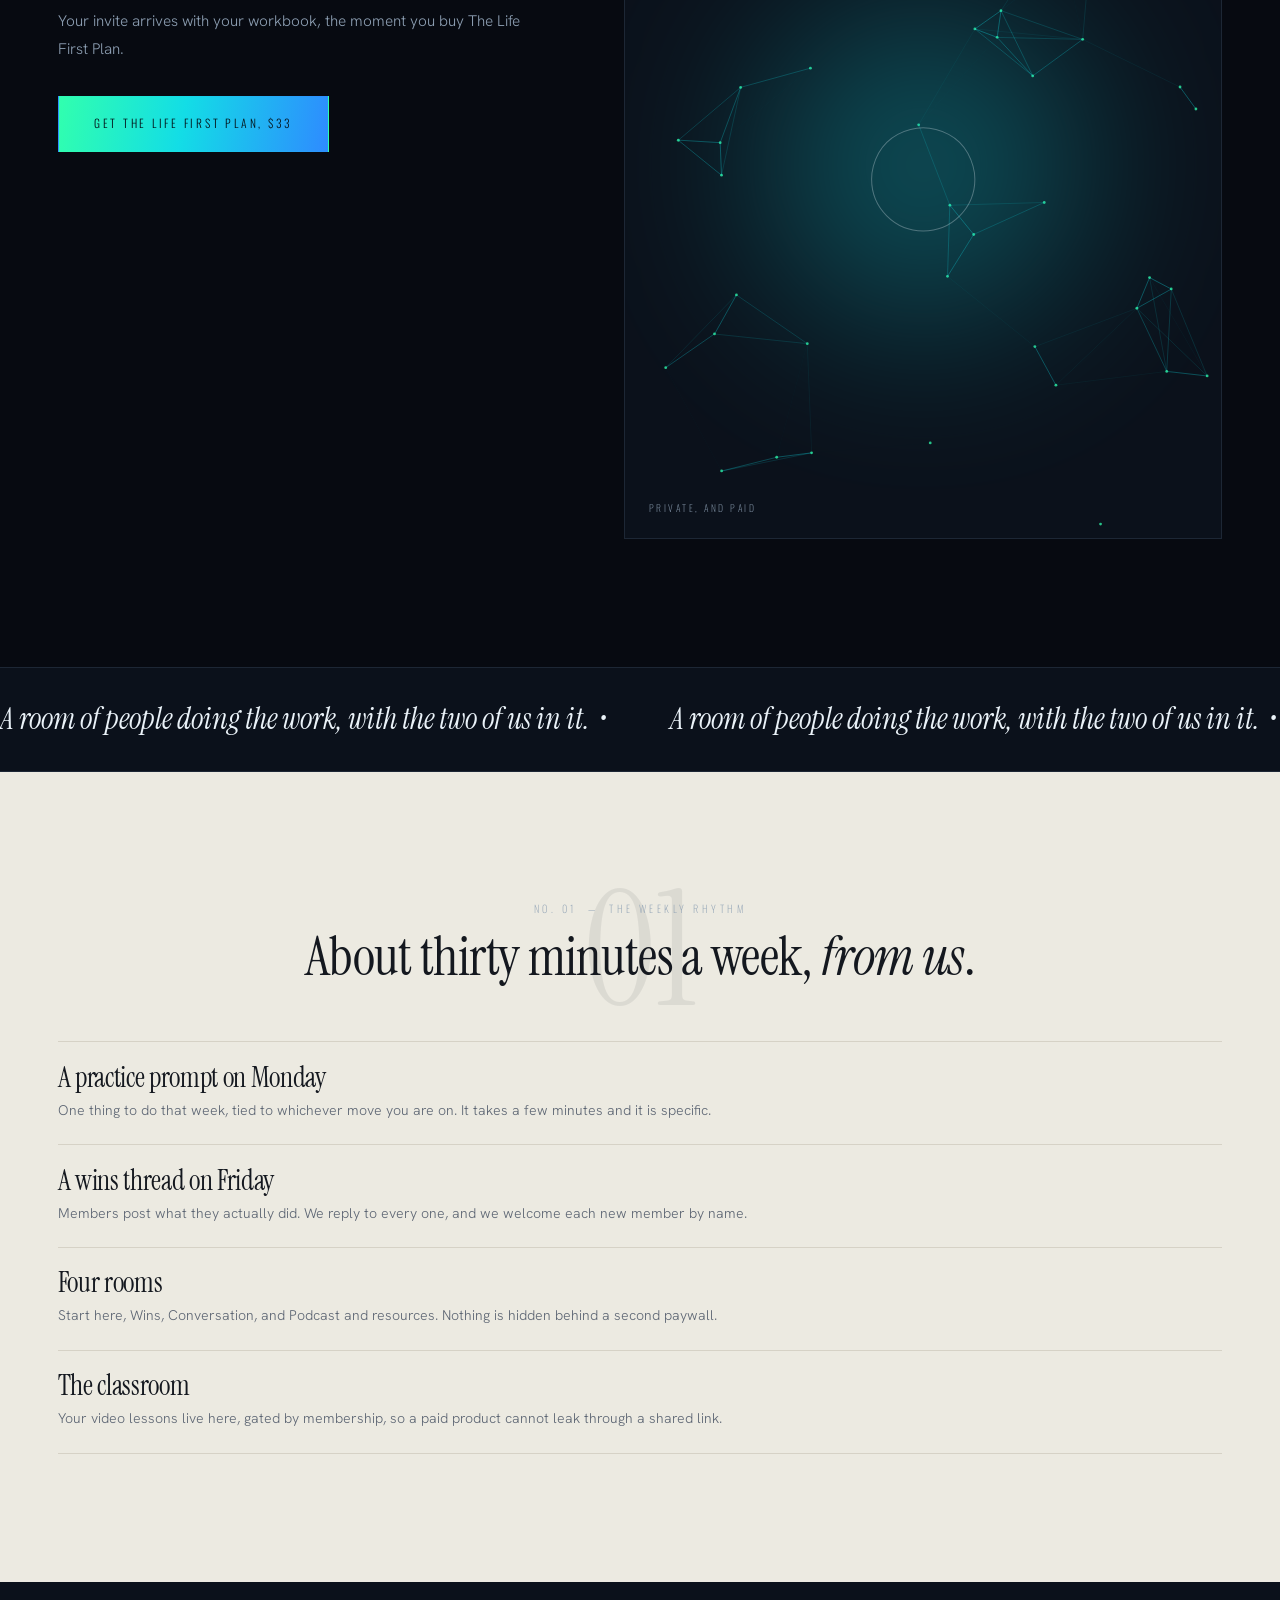
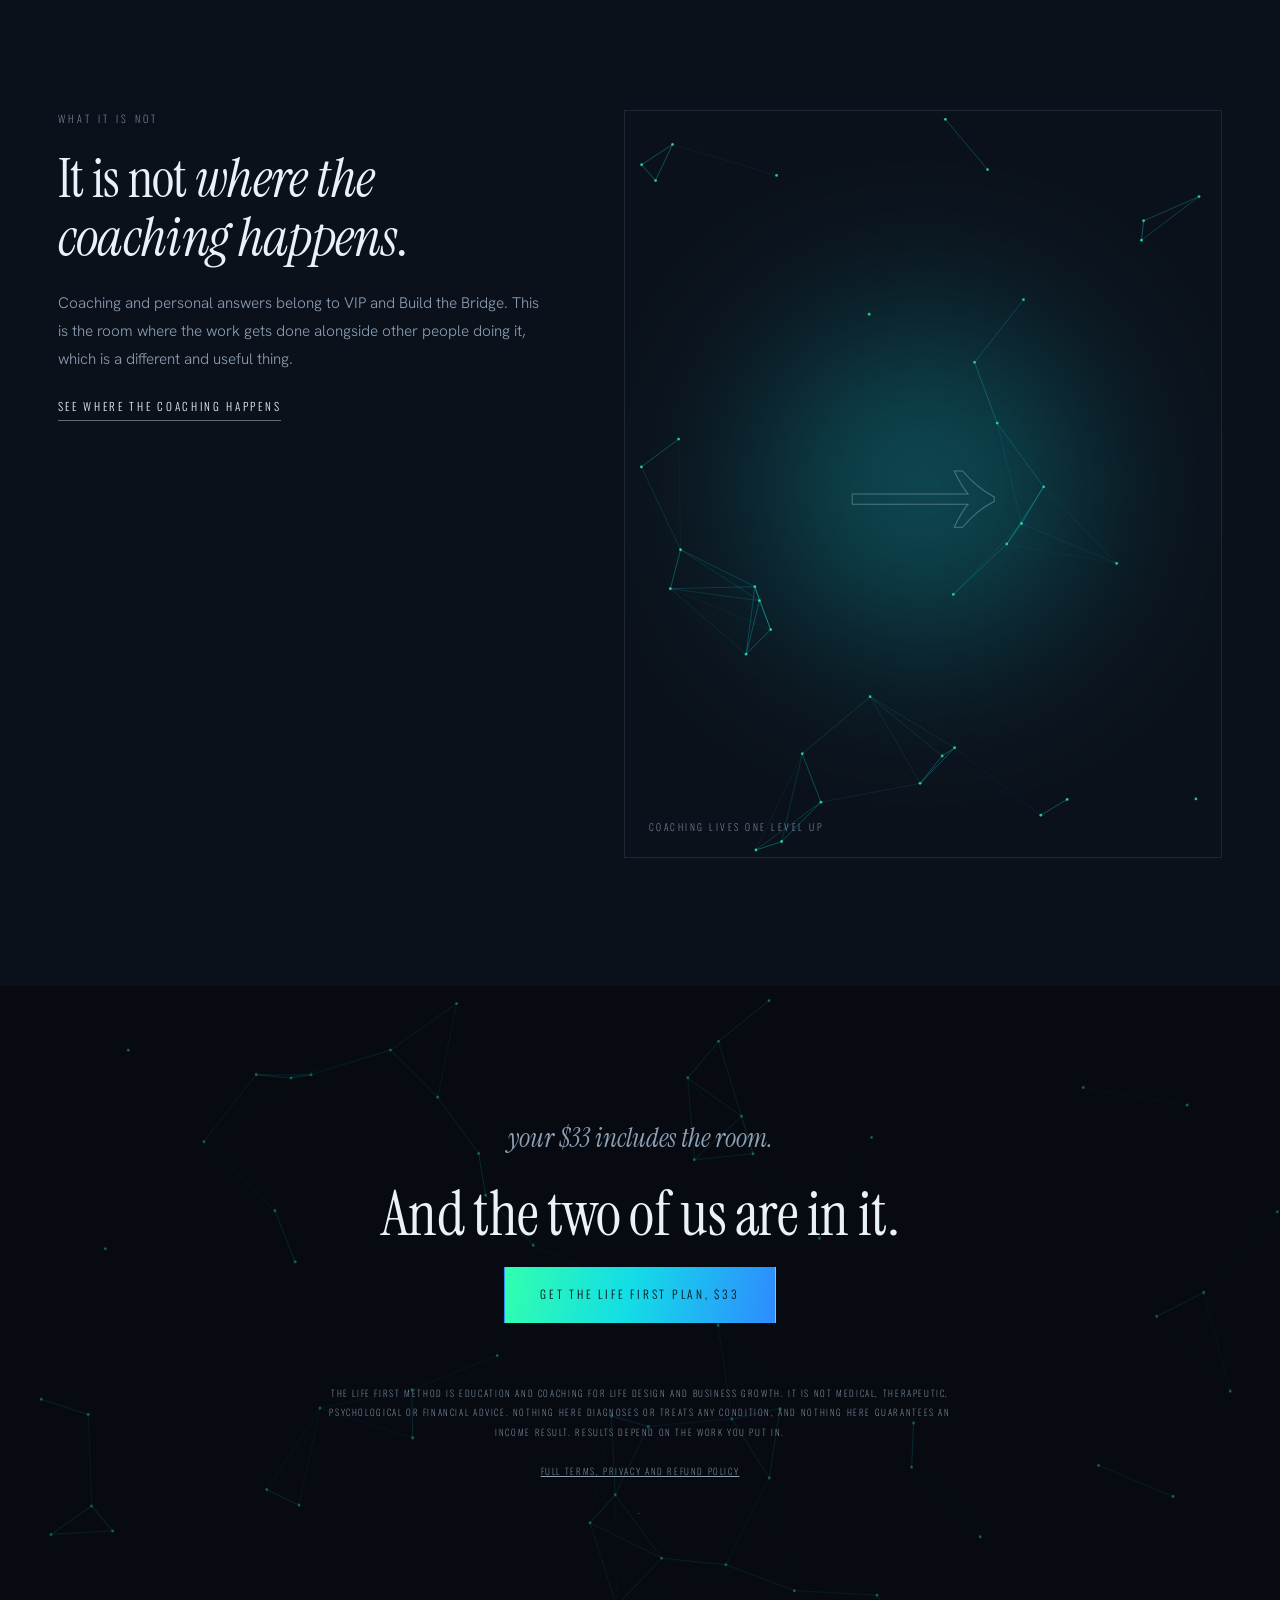
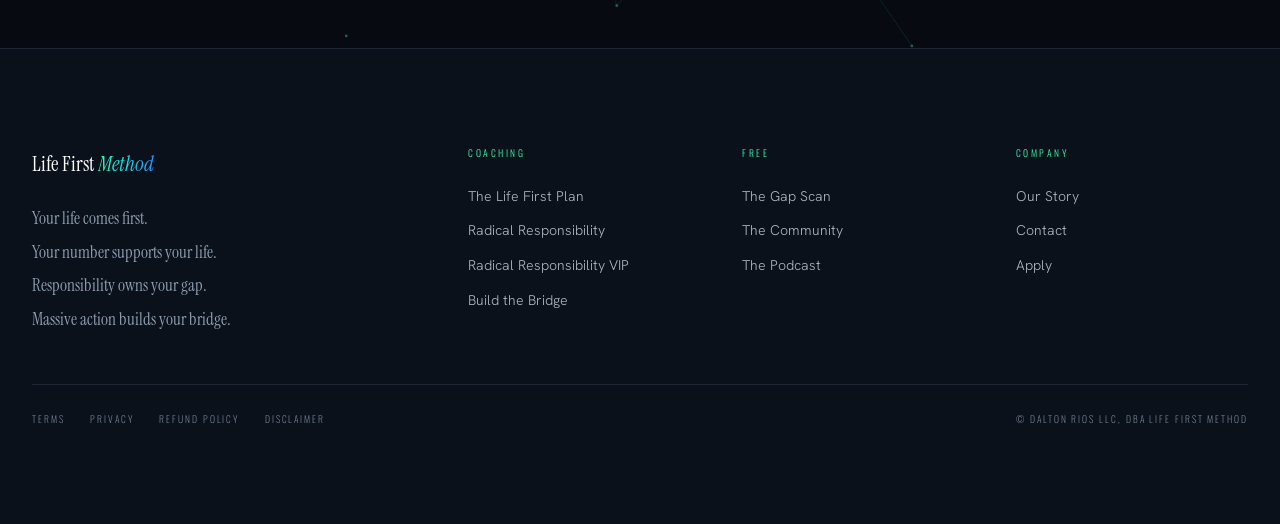
<file: community.html>
<!doctype html><html lang="en"><head><meta charset="utf-8"><meta name="viewport" content="width=device-width,initial-scale=1,viewport-fit=cover"><title>The Community | Life First Method</title><link rel="preconnect" href="https://fonts.gstatic.com" crossorigin><link href="https://fonts.googleapis.com/css2?family=Hanken+Grotesk:wght@300;400;500&family=Instrument+Serif:ital@0;1&family=Oswald:wght@200;300&display=swap" rel="stylesheet"><link rel="stylesheet" href="site.css"></head><body><div id="prog" aria-hidden="true"></div><nav><div class="bar"><a class="mark" href="index.html">Life First <i>Method</i></a><div class="tabs"><a href="index.html">Home</a><a href="work.html">Coaching</a><a href="community.html" aria-current="page">Community</a><a href="podcast.html">Podcast</a><a href="story.html">Our Story</a><a href="contact.html">Contact</a></div></div></nav>
<header class="phead"><canvas class="flow" data-alpha=".4" aria-hidden="true"></canvas><div class="wrap in" style="text-align:center">
  <p class="label rev" style="text-align:center">The community</p>
  <h1 class="rev" style="--d:80ms;margin-inline:auto;text-align:center">And you are <i>not doing it on your own</i>.</h1>
  <p class="sub rev" style="--d:160ms;margin-inline:auto;text-align:center">A private room with the two of us in it. It comes with every level, starting at $33.</p>
  <div class="rev" style="--d:260ms;max-width:44rem;margin:2.4rem auto 0"><div class="art wide"><canvas class="flow" data-alpha=".3" aria-hidden="true"></canvas><div class="glow" style="width:20rem;height:20rem;background:#13DDE6" aria-hidden="true"></div><span class="numeral">&#9679;</span><p class="cap">The Life First Community</p></div></div>
</div></header>
<div class="wrap" style="border-block:1px solid var(--line)"><div class="stats" style="padding-block:1.5rem"><div class="stats"><div class="stat"><b style="font-size:clamp(1.1rem,2.4vw,1.5rem)">$33</b><span>The lowest door in</span></div><div class="stat"><b style="font-size:clamp(1.1rem,2.4vw,1.5rem)">2</b><span>Coaches in the room</span></div><div class="stat"><b style="font-size:clamp(1.1rem,2.4vw,1.5rem)">Monday</b><span>A practice prompt</span></div><div class="stat"><b style="font-size:clamp(1.1rem,2.4vw,1.5rem)">Friday</b><span>A wins thread</span></div></div></div></div>

<section><div class="wrap cols">
  <div class="stack rev">
    <h2>It is private, and it is <i>behind the $33</i>.</h2>
    <p class="soft measure">There is no public door. Everyone in the room has bought something, which is why the conversation in it is different from a free group.</p>
    <p class="soft measure">Your invite arrives with your workbook, the moment you buy The Life First Plan.</p>
    <a class="btn btn-key" href="plan.html" style="align-self:flex-start;margin-top:.6rem">Get The Life First Plan, $33</a>
  </div>
  <div class="rev" style="--d:120ms"><div class="art"><canvas class="flow" data-alpha=".35" aria-hidden="true"></canvas><div class="glow" style="width:20rem;height:20rem;background:#13DDE6" aria-hidden="true"></div><span class="numeral">&#9679;</span><p class="cap">Private, and paid</p></div></div>
</div></section>

<div class="marq" aria-hidden="true"><div><span>A room of people doing the work, with the two of us in it. &nbsp;&bull;&nbsp; </span><span>A room of people doing the work, with the two of us in it. &nbsp;&bull;&nbsp; </span><span>A room of people doing the work, with the two of us in it. &nbsp;&bull;&nbsp; </span></div></div>

<section class="light"><div class="wrap"><div class="numhead rev"><span class="ghost" aria-hidden="true">01</span><p class="no">No. 01 &nbsp;&mdash;&nbsp; The weekly rhythm</p><h2>About thirty minutes a week, <i>from us</i>.</h2></div>
  <div class="list rev">
    <div class="li"><h3>A practice prompt on Monday</h3><p>One thing to do that week, tied to whichever move you are on. It takes a few minutes and it is specific.</p></div>
    <div class="li"><h3>A wins thread on Friday</h3><p>Members post what they actually did. We reply to every one, and we welcome each new member by name.</p></div>
    <div class="li"><h3>Four rooms</h3><p>Start here, Wins, Conversation, and Podcast and resources. Nothing is hidden behind a second paywall.</p></div>
    <div class="li"><h3>The classroom</h3><p>Your video lessons live here, gated by membership, so a paid product cannot leak through a shared link.</p></div>
  </div>
</div></section>

<section class="mid"><div class="wrap cols">
  <div class="stack rev">
    <p class="label">What it is not</p>
    <h2>It is not <i>where the coaching happens</i>.</h2>
    <p class="soft measure">Coaching and personal answers belong to VIP and Build the Bridge. This is the room where the work gets done alongside other people doing it, which is a different and useful thing.</p>
    <a class="link" href="work.html" style="align-self:flex-start">See where the coaching happens</a>
  </div>
  <div class="rev" style="--d:120ms"><div class="art"><canvas class="flow" data-alpha=".35" aria-hidden="true"></canvas><div class="glow" style="width:20rem;height:20rem;background:#13DDE6" aria-hidden="true"></div><span class="numeral">&#8594;</span><p class="cap">Coaching lives one level up</p></div></div>
</div></section>

<section class="break"><canvas class="flow" data-alpha=".35" aria-hidden="true"></canvas><div class="in">
  <i class="rev">your $33 includes the room.</i>
  <h2 class="rev" style="--d:140ms">And the two of us are in it.</h2>
  <a class="btn btn-key rev" style="--d:260ms" href="plan.html">Get The Life First Plan, $33</a>
  <p class="fineprint rev" style="--d:340ms">The Life First Method is education and coaching for life design and business growth. It is not medical, therapeutic, psychological or financial advice. Nothing here diagnoses or treats any condition, and nothing here guarantees an income result. Results depend on the work you put in. <a href="legal.html" style="color:inherit">Full terms, privacy and refund policy</a>.</p>
</div></section><footer id="contact">
  <div class="fgrid">
    <div><a class="mark" href="index.html">Life First <i>Method</i></a>
      <p class="fman">Your life comes first.<br>Your number supports your life.<br>Responsibility owns your gap.<br>Massive action builds your bridge.</p></div>
    <div class="fcol"><h4>Coaching</h4><a href="plan.html">The Life First Plan</a><a href="radical.html">Radical Responsibility</a><a href="vip.html">Radical Responsibility VIP</a><a href="bridge.html">Build the Bridge</a></div>
    <div class="fcol"><h4>Free</h4><a href="index.html#scan">The Gap Scan</a><a href="community.html">The Community</a><a href="podcast.html">The Podcast</a></div>
    <div class="fcol"><h4>Company</h4><a href="story.html">Our Story</a><a href="contact.html">Contact</a><a href="bridge.html#faq">Apply</a></div>
  </div>
  <div class="legal" id="legal"><a href="legal.html#terms">Terms</a><a href="legal.html#privacy">Privacy</a><a href="legal.html#refund">Refund Policy</a><a href="legal.html#disclaimer">Disclaimer</a>
    <span style="margin-left:auto">&copy; Dalton Rios LLC, DBA Life First Method</span></div>
</footer><script src="site.js"></script></body></html>
</file>
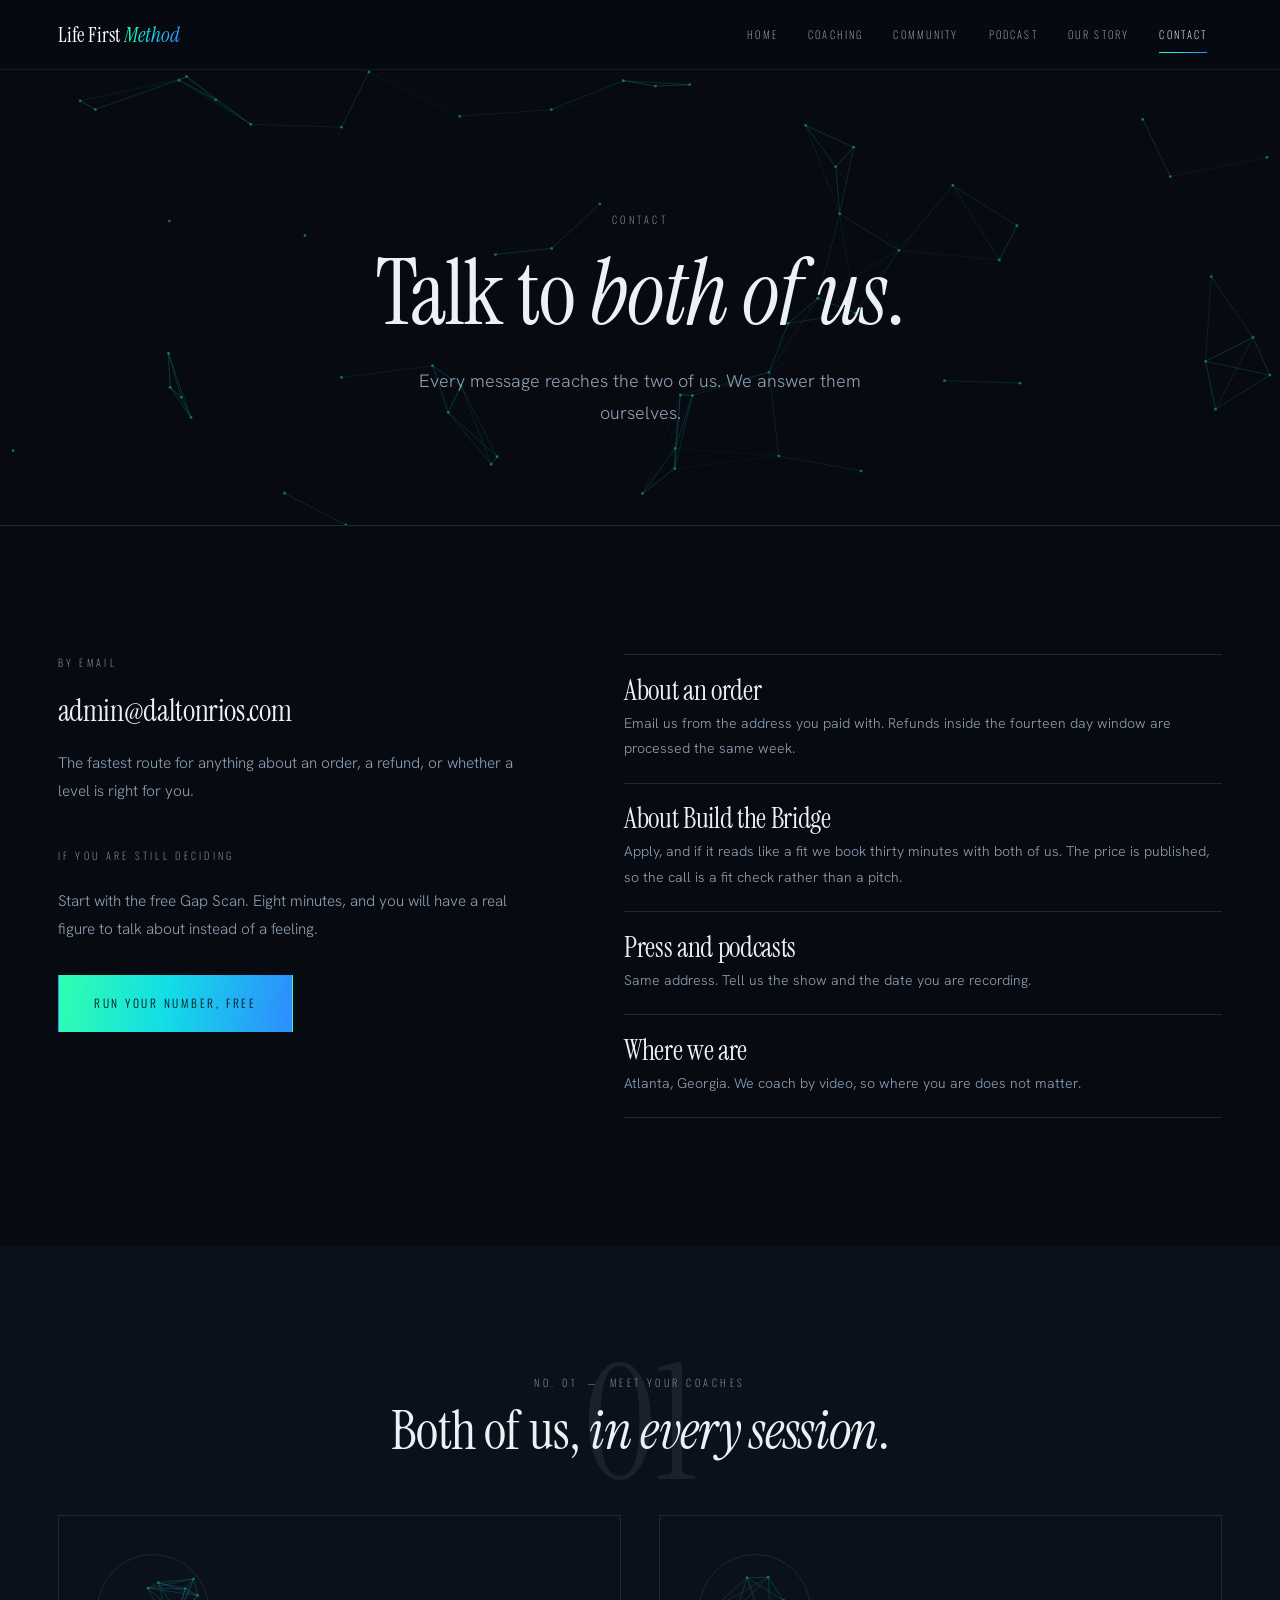
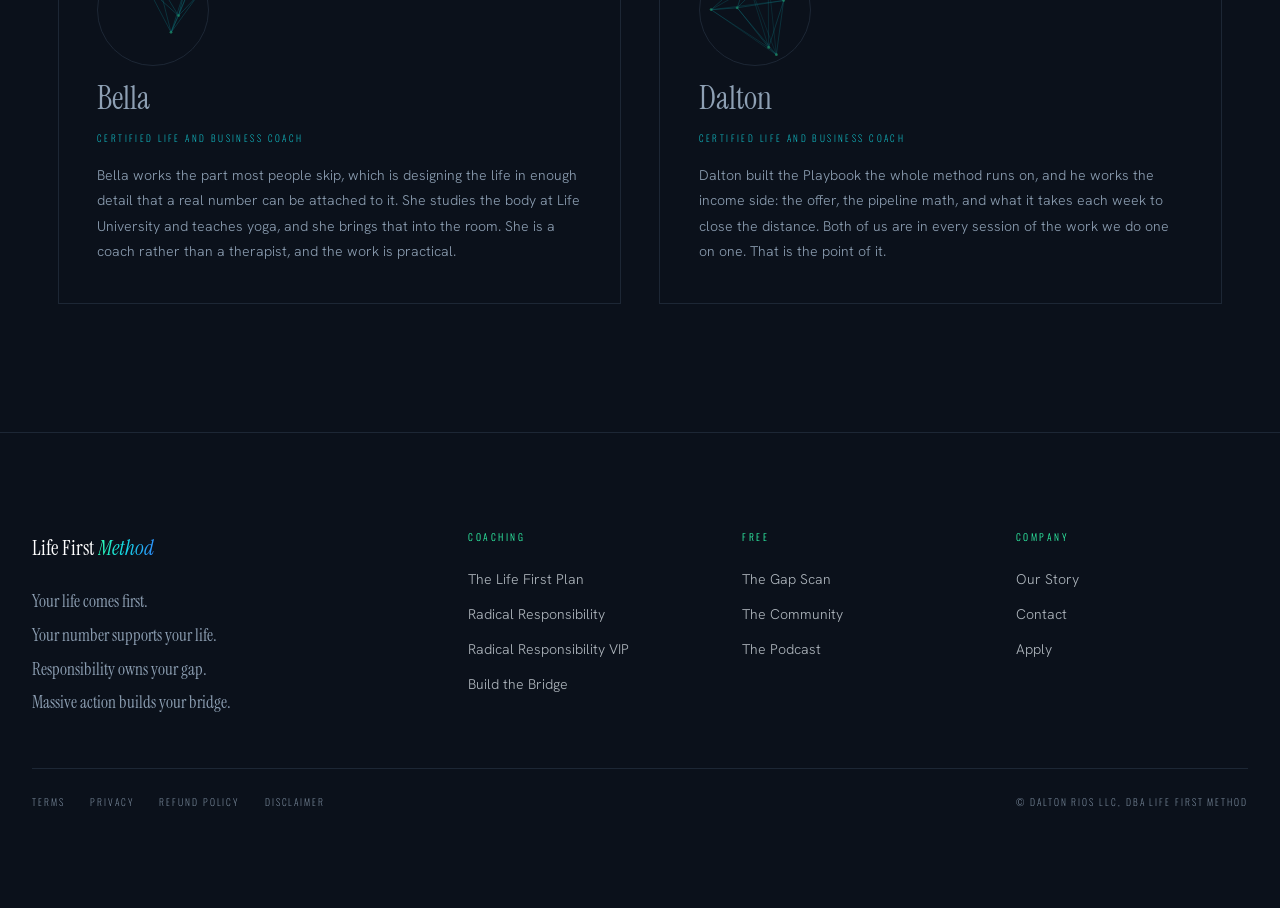
<file: contact.html>
<!doctype html><html lang="en"><head><meta charset="utf-8"><meta name="viewport" content="width=device-width,initial-scale=1,viewport-fit=cover"><title>Contact | Life First Method</title><link rel="preconnect" href="https://fonts.gstatic.com" crossorigin><link href="https://fonts.googleapis.com/css2?family=Hanken+Grotesk:wght@300;400;500&family=Instrument+Serif:ital@0;1&family=Oswald:wght@200;300&display=swap" rel="stylesheet"><link rel="stylesheet" href="site.css"></head><body><div id="prog" aria-hidden="true"></div><nav><div class="bar"><a class="mark" href="index.html">Life First <i>Method</i></a><div class="tabs"><a href="index.html">Home</a><a href="work.html">Coaching</a><a href="community.html">Community</a><a href="podcast.html">Podcast</a><a href="story.html">Our Story</a><a href="contact.html" aria-current="page">Contact</a></div></div></nav>
<header class="phead"><canvas class="flow" data-alpha=".4" aria-hidden="true"></canvas><div class="wrap in" style="text-align:center">
  <p class="label rev" style="text-align:center">Contact</p>
  <h1 class="rev" style="--d:80ms;margin-inline:auto;text-align:center">Talk to <i>both of us</i>.</h1>
  <p class="sub rev" style="--d:160ms;margin-inline:auto;text-align:center">Every message reaches the two of us. We answer them ourselves.</p>
</div></header>

<section><div class="wrap cols">
  <div class="stack rev">
    <p class="label">By email</p>
    <h2 style="font-size:clamp(1.3rem,2.6vw,1.9rem)">admin@daltonrios.com</h2>
    <p class="soft measure">The fastest route for anything about an order, a refund, or whether a level is right for you.</p>
    <p class="label" style="margin-top:1.2rem">If you are still deciding</p>
    <p class="soft measure">Start with the free Gap Scan. Eight minutes, and you will have a real figure to talk about instead of a feeling.</p>
    <a class="btn btn-key" href="index.html#scan" style="align-self:flex-start;margin-top:.6rem">Run your number, free</a>
  </div>
  <div class="rev" style="--d:120ms">
    <div class="list">
      <div class="li"><h3>About an order</h3><p>Email us from the address you paid with. Refunds inside the fourteen day window are processed the same week.</p></div>
      <div class="li"><h3>About Build the Bridge</h3><p>Apply, and if it reads like a fit we book thirty minutes with both of us. The price is published, so the call is a fit check rather than a pitch.</p></div>
      <div class="li"><h3>Press and podcasts</h3><p>Same address. Tell us the show and the date you are recording.</p></div>
      <div class="li"><h3>Where we are</h3><p>Atlanta, Georgia. We coach by video, so where you are does not matter.</p></div>
    </div>
  </div>
</div></section>

<section class="mid"><div class="wrap"><div class="numhead rev"><span class="ghost" aria-hidden="true">01</span><p class="no">No. 01 &nbsp;&mdash;&nbsp; Meet your coaches</p><h2>Both of us, <i>in every session</i>.</h2></div><div class="coachgrid rev"><div class="coachcard"><div class="face"><canvas class="flow" data-alpha=".4" aria-hidden="true"></canvas><span>B</span></div><p class="nm">Bella</p><span class="rl">Certified life and business coach</span><p>Bella works the part most people skip, which is designing the life in enough detail that a real number can be attached to it. She studies the body at Life University and teaches yoga, and she brings that into the room. She is a coach rather than a therapist, and the work is practical.</p></div><div class="coachcard"><div class="face"><canvas class="flow" data-alpha=".4" aria-hidden="true"></canvas><span>D</span></div><p class="nm">Dalton</p><span class="rl">Certified life and business coach</span><p>Dalton built the Playbook the whole method runs on, and he works the income side: the offer, the pipeline math, and what it takes each week to close the distance. Both of us are in every session of the work we do one on one. That is the point of it.</p></div></div></div></section><footer id="contact">
  <div class="fgrid">
    <div><a class="mark" href="index.html">Life First <i>Method</i></a>
      <p class="fman">Your life comes first.<br>Your number supports your life.<br>Responsibility owns your gap.<br>Massive action builds your bridge.</p></div>
    <div class="fcol"><h4>Coaching</h4><a href="plan.html">The Life First Plan</a><a href="radical.html">Radical Responsibility</a><a href="vip.html">Radical Responsibility VIP</a><a href="bridge.html">Build the Bridge</a></div>
    <div class="fcol"><h4>Free</h4><a href="index.html#scan">The Gap Scan</a><a href="community.html">The Community</a><a href="podcast.html">The Podcast</a></div>
    <div class="fcol"><h4>Company</h4><a href="story.html">Our Story</a><a href="contact.html">Contact</a><a href="bridge.html#faq">Apply</a></div>
  </div>
  <div class="legal" id="legal"><a href="legal.html#terms">Terms</a><a href="legal.html#privacy">Privacy</a><a href="legal.html#refund">Refund Policy</a><a href="legal.html#disclaimer">Disclaimer</a>
    <span style="margin-left:auto">&copy; Dalton Rios LLC, DBA Life First Method</span></div>
</footer><script src="site.js"></script></body></html>
</file>
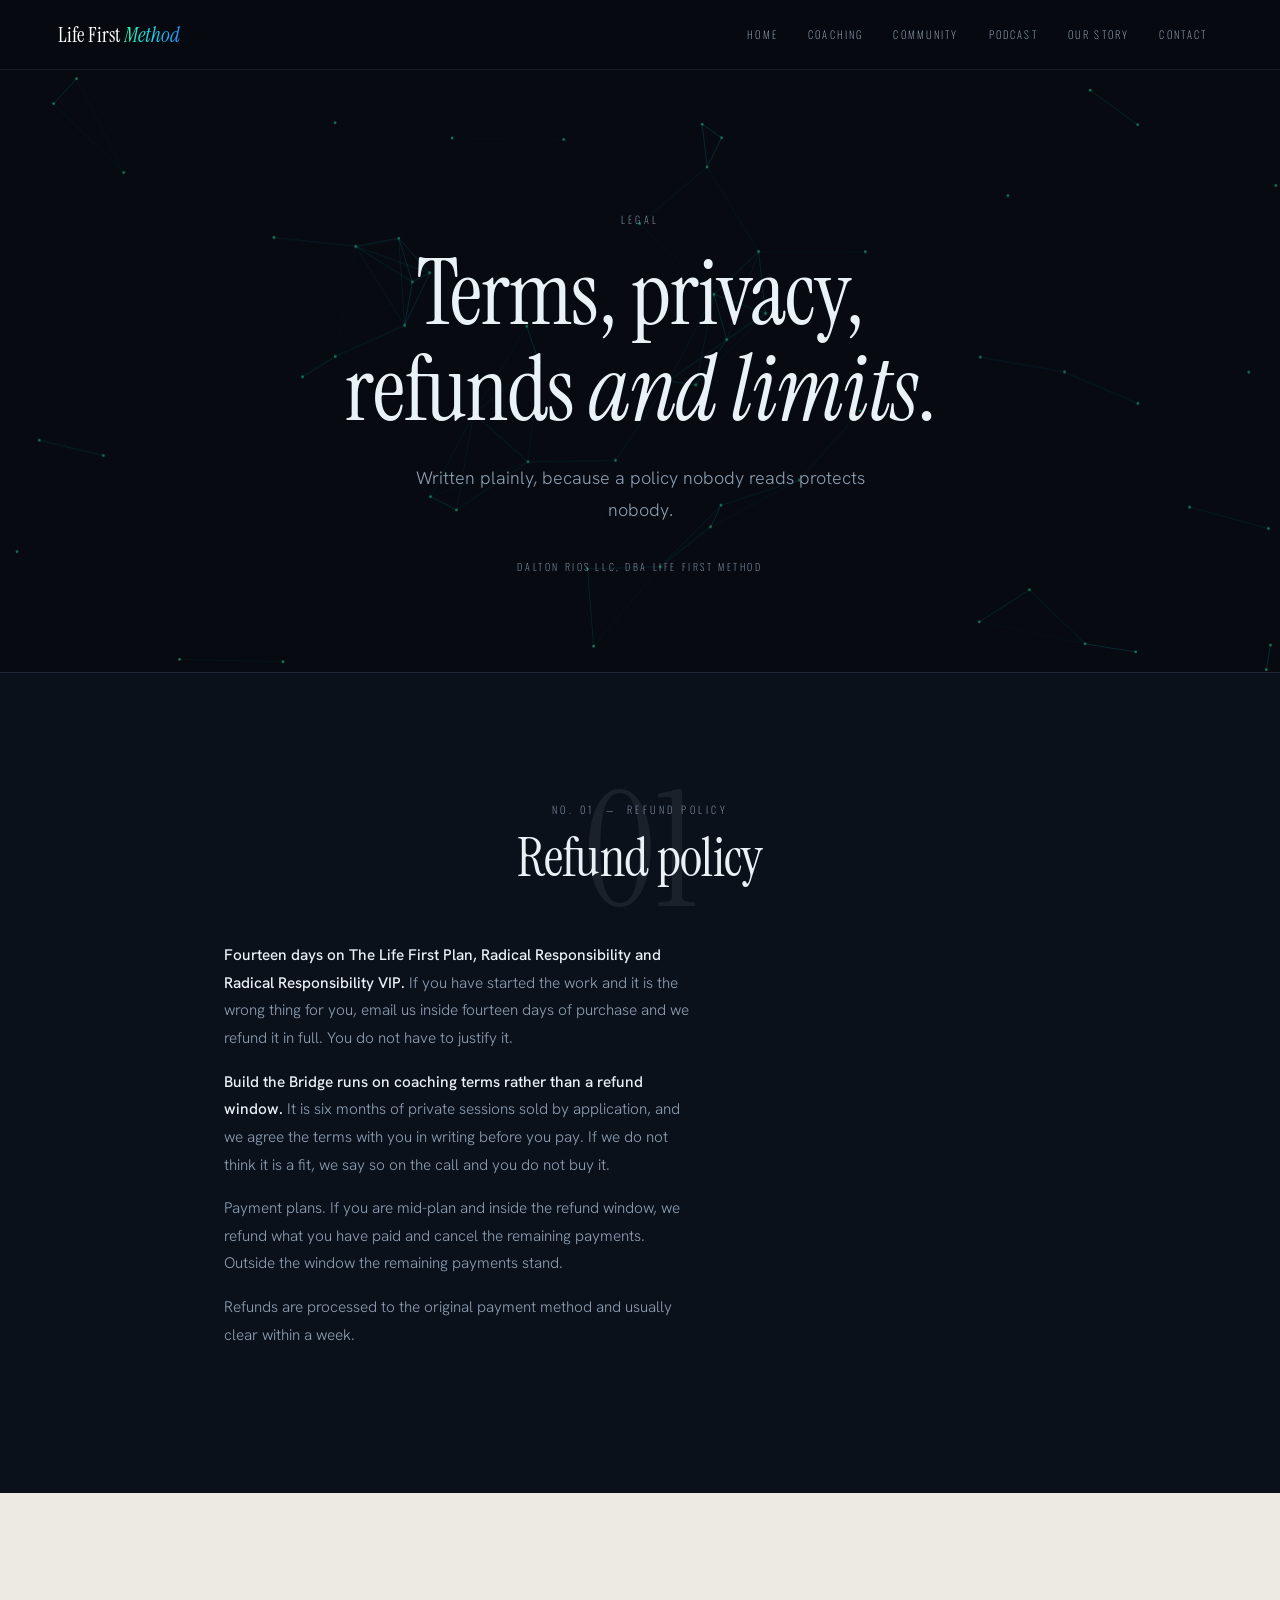
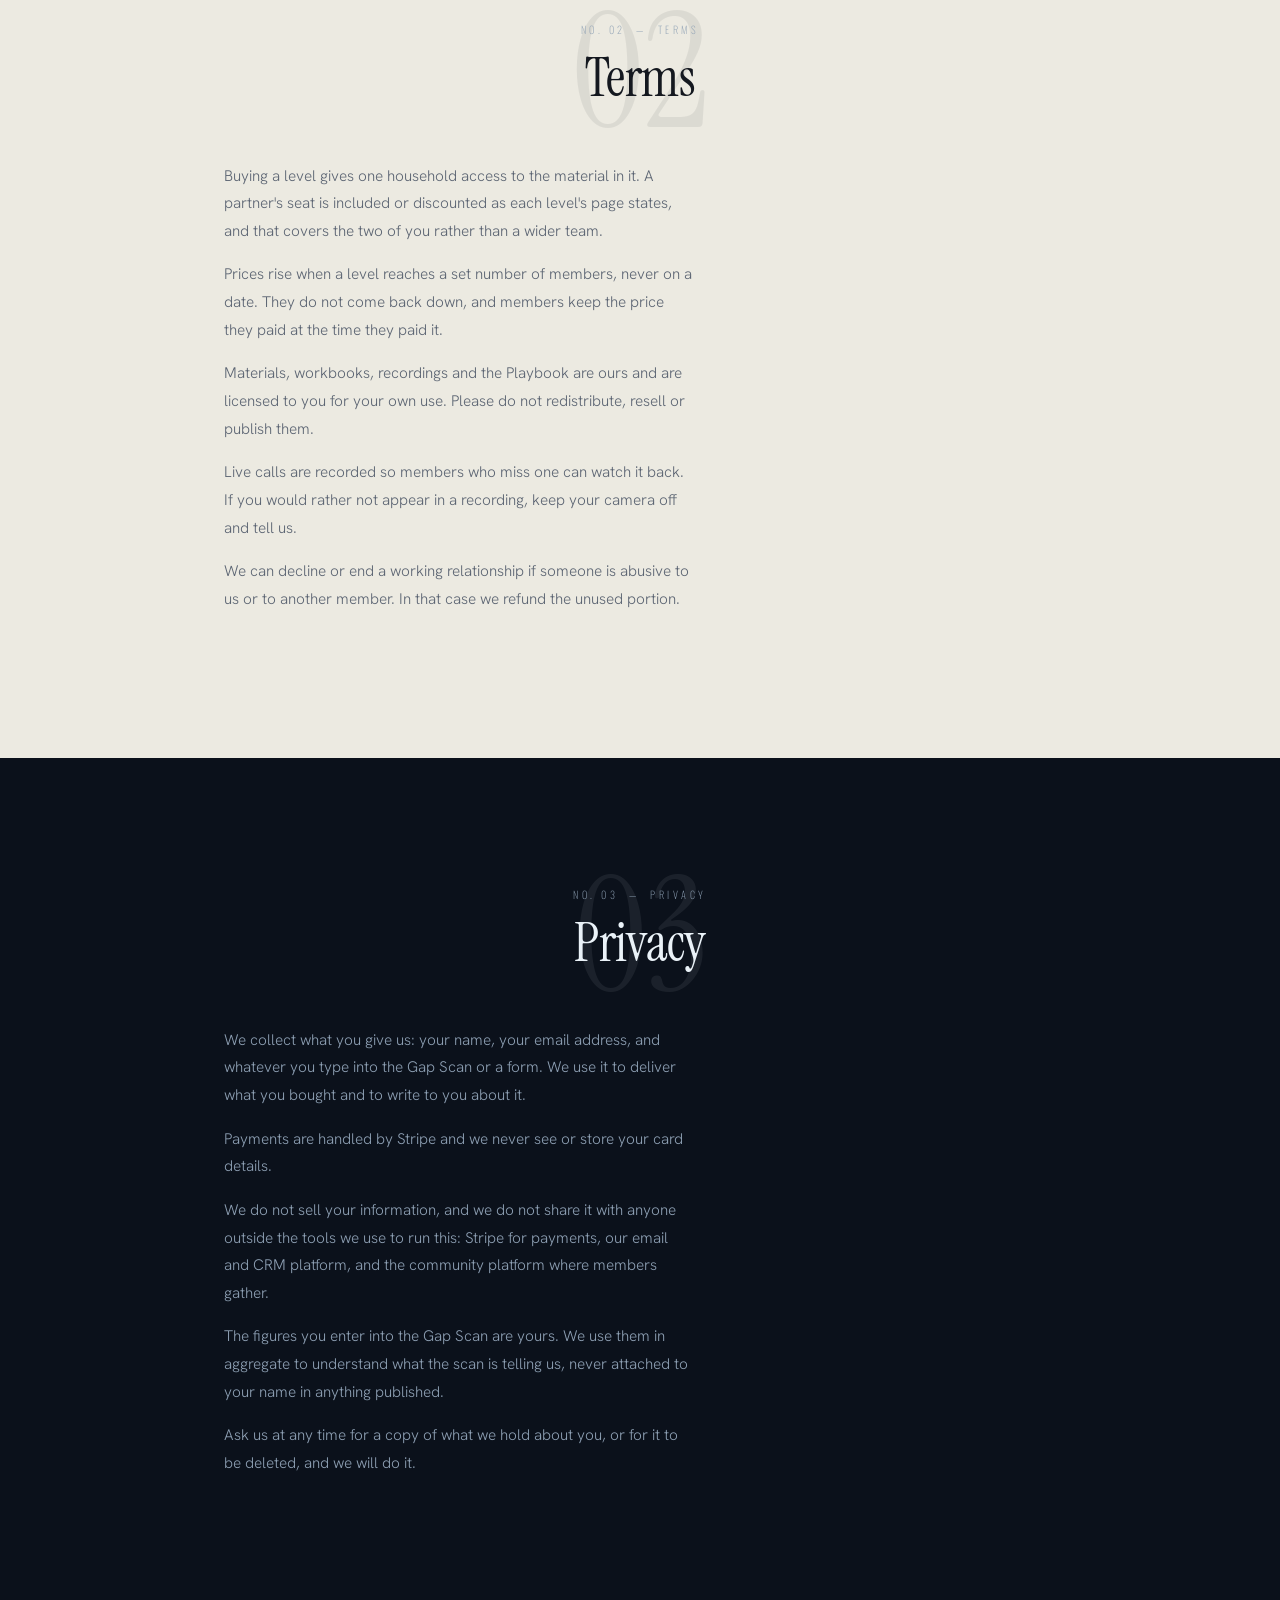
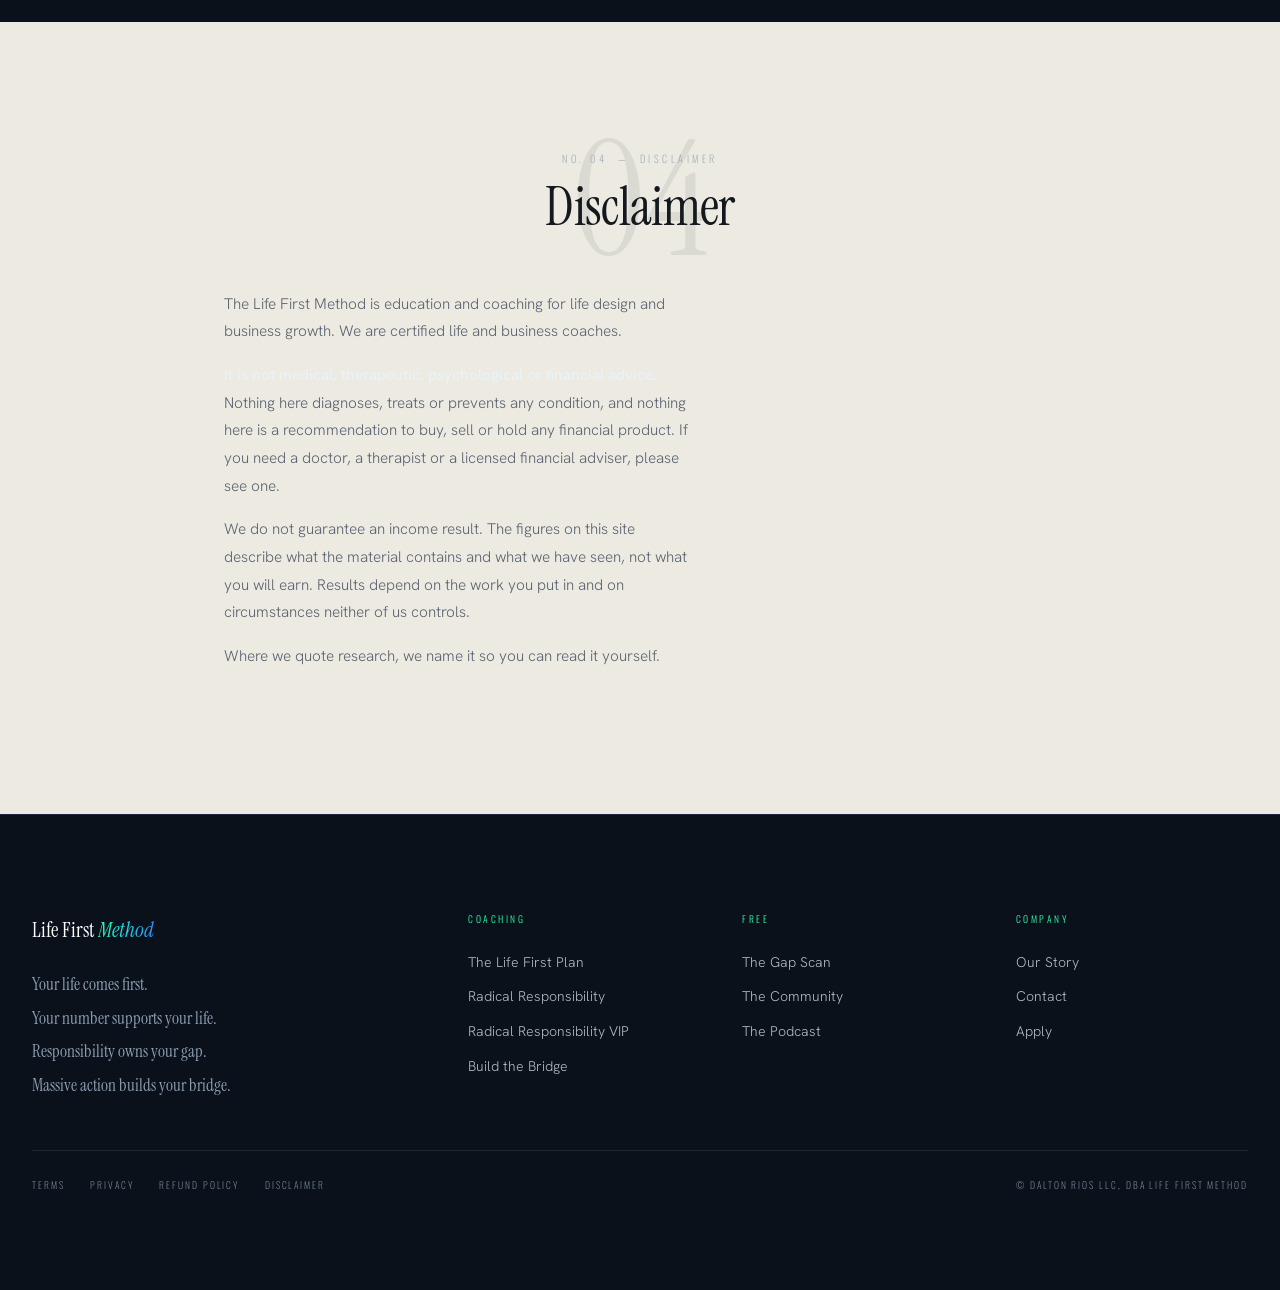
<file: legal.html>
<!doctype html><html lang="en"><head><meta charset="utf-8"><meta name="viewport" content="width=device-width,initial-scale=1,viewport-fit=cover"><title>Legal | Life First Method</title><link rel="preconnect" href="https://fonts.gstatic.com" crossorigin><link href="https://fonts.googleapis.com/css2?family=Hanken+Grotesk:wght@300;400;500&family=Instrument+Serif:ital@0;1&family=Oswald:wght@200;300&display=swap" rel="stylesheet"><link rel="stylesheet" href="site.css"></head><body><div id="prog" aria-hidden="true"></div><nav><div class="bar"><a class="mark" href="index.html">Life First <i>Method</i></a><div class="tabs"><a href="index.html">Home</a><a href="work.html">Coaching</a><a href="community.html">Community</a><a href="podcast.html">Podcast</a><a href="story.html">Our Story</a><a href="contact.html">Contact</a></div></div></nav><header class='phead'><canvas class='flow' data-alpha='.3' aria-hidden='true'></canvas><div class='wrap in' style='text-align:center'><p class='label rev' style='text-align:center'>Legal</p><h1 class='rev' style='--d:80ms;margin-inline:auto;text-align:center'>Terms, privacy, refunds <i>and limits</i>.</h1><p class='sub rev' style='--d:160ms;margin-inline:auto;text-align:center'>Written plainly, because a policy nobody reads protects nobody.</p><p class='meta rev' style='--d:240ms'>Dalton Rios LLC, DBA Life First Method</p></div></header><section id='refund' class='mid'><div class='wrap'><div class="numhead rev"><span class="ghost" aria-hidden="true">01</span><p class="no">No. 01 &nbsp;&mdash;&nbsp; Refund policy</p><h2>Refund policy</h2></div><div class='rev' style='--d:100ms;max-width:52rem;margin-inline:auto'><p class='soft' style='margin-bottom:1rem;max-width:52ch'><b style='color:var(--fg);font-weight:500'>Fourteen days on The Life First Plan, Radical Responsibility and Radical Responsibility VIP.</b> If you have started the work and it is the wrong thing for you, email us inside fourteen days of purchase and we refund it in full. You do not have to justify it.</p><p class='soft' style='margin-bottom:1rem;max-width:52ch'><b style='color:var(--fg);font-weight:500'>Build the Bridge runs on coaching terms rather than a refund window.</b> It is six months of private sessions sold by application, and we agree the terms with you in writing before you pay. If we do not think it is a fit, we say so on the call and you do not buy it.</p><p class='soft' style='margin-bottom:1rem;max-width:52ch'>Payment plans. If you are mid-plan and inside the refund window, we refund what you have paid and cancel the remaining payments. Outside the window the remaining payments stand.</p><p class='soft' style='margin-bottom:1rem;max-width:52ch'>Refunds are processed to the original payment method and usually clear within a week.</p></div></div></section><section id='terms' class='light'><div class='wrap'><div class="numhead rev"><span class="ghost" aria-hidden="true">02</span><p class="no">No. 02 &nbsp;&mdash;&nbsp; Terms</p><h2>Terms</h2></div><div class='rev' style='--d:100ms;max-width:52rem;margin-inline:auto'><p class='soft' style='margin-bottom:1rem;max-width:52ch'>Buying a level gives one household access to the material in it. A partner's seat is included or discounted as each level's page states, and that covers the two of you rather than a wider team.</p><p class='soft' style='margin-bottom:1rem;max-width:52ch'>Prices rise when a level reaches a set number of members, never on a date. They do not come back down, and members keep the price they paid at the time they paid it.</p><p class='soft' style='margin-bottom:1rem;max-width:52ch'>Materials, workbooks, recordings and the Playbook are ours and are licensed to you for your own use. Please do not redistribute, resell or publish them.</p><p class='soft' style='margin-bottom:1rem;max-width:52ch'>Live calls are recorded so members who miss one can watch it back. If you would rather not appear in a recording, keep your camera off and tell us.</p><p class='soft' style='margin-bottom:1rem;max-width:52ch'>We can decline or end a working relationship if someone is abusive to us or to another member. In that case we refund the unused portion.</p></div></div></section><section id='privacy' class='mid'><div class='wrap'><div class="numhead rev"><span class="ghost" aria-hidden="true">03</span><p class="no">No. 03 &nbsp;&mdash;&nbsp; Privacy</p><h2>Privacy</h2></div><div class='rev' style='--d:100ms;max-width:52rem;margin-inline:auto'><p class='soft' style='margin-bottom:1rem;max-width:52ch'>We collect what you give us: your name, your email address, and whatever you type into the Gap Scan or a form. We use it to deliver what you bought and to write to you about it.</p><p class='soft' style='margin-bottom:1rem;max-width:52ch'>Payments are handled by Stripe and we never see or store your card details.</p><p class='soft' style='margin-bottom:1rem;max-width:52ch'>We do not sell your information, and we do not share it with anyone outside the tools we use to run this: Stripe for payments, our email and CRM platform, and the community platform where members gather.</p><p class='soft' style='margin-bottom:1rem;max-width:52ch'>The figures you enter into the Gap Scan are yours. We use them in aggregate to understand what the scan is telling us, never attached to your name in anything published.</p><p class='soft' style='margin-bottom:1rem;max-width:52ch'>Ask us at any time for a copy of what we hold about you, or for it to be deleted, and we will do it.</p></div></div></section><section id='disclaimer' class='light'><div class='wrap'><div class="numhead rev"><span class="ghost" aria-hidden="true">04</span><p class="no">No. 04 &nbsp;&mdash;&nbsp; Disclaimer</p><h2>Disclaimer</h2></div><div class='rev' style='--d:100ms;max-width:52rem;margin-inline:auto'><p class='soft' style='margin-bottom:1rem;max-width:52ch'>The Life First Method is education and coaching for life design and business growth. We are certified life and business coaches.</p><p class='soft' style='margin-bottom:1rem;max-width:52ch'><b style='color:var(--fg);font-weight:500'>It is not medical, therapeutic, psychological or financial advice.</b> Nothing here diagnoses, treats or prevents any condition, and nothing here is a recommendation to buy, sell or hold any financial product. If you need a doctor, a therapist or a licensed financial adviser, please see one.</p><p class='soft' style='margin-bottom:1rem;max-width:52ch'>We do not guarantee an income result. The figures on this site describe what the material contains and what we have seen, not what you will earn. Results depend on the work you put in and on circumstances neither of us controls.</p><p class='soft' style='margin-bottom:1rem;max-width:52ch'>Where we quote research, we name it so you can read it yourself.</p></div></div></section><footer id="contact">
  <div class="fgrid">
    <div><a class="mark" href="index.html">Life First <i>Method</i></a>
      <p class="fman">Your life comes first.<br>Your number supports your life.<br>Responsibility owns your gap.<br>Massive action builds your bridge.</p></div>
    <div class="fcol"><h4>Coaching</h4><a href="plan.html">The Life First Plan</a><a href="radical.html">Radical Responsibility</a><a href="vip.html">Radical Responsibility VIP</a><a href="bridge.html">Build the Bridge</a></div>
    <div class="fcol"><h4>Free</h4><a href="index.html#scan">The Gap Scan</a><a href="community.html">The Community</a><a href="podcast.html">The Podcast</a></div>
    <div class="fcol"><h4>Company</h4><a href="story.html">Our Story</a><a href="contact.html">Contact</a><a href="bridge.html#faq">Apply</a></div>
  </div>
  <div class="legal" id="legal"><a href="legal.html#terms">Terms</a><a href="legal.html#privacy">Privacy</a><a href="legal.html#refund">Refund Policy</a><a href="legal.html#disclaimer">Disclaimer</a>
    <span style="margin-left:auto">&copy; Dalton Rios LLC, DBA Life First Method</span></div>
</footer><script src="site.js"></script></body></html>
</file>
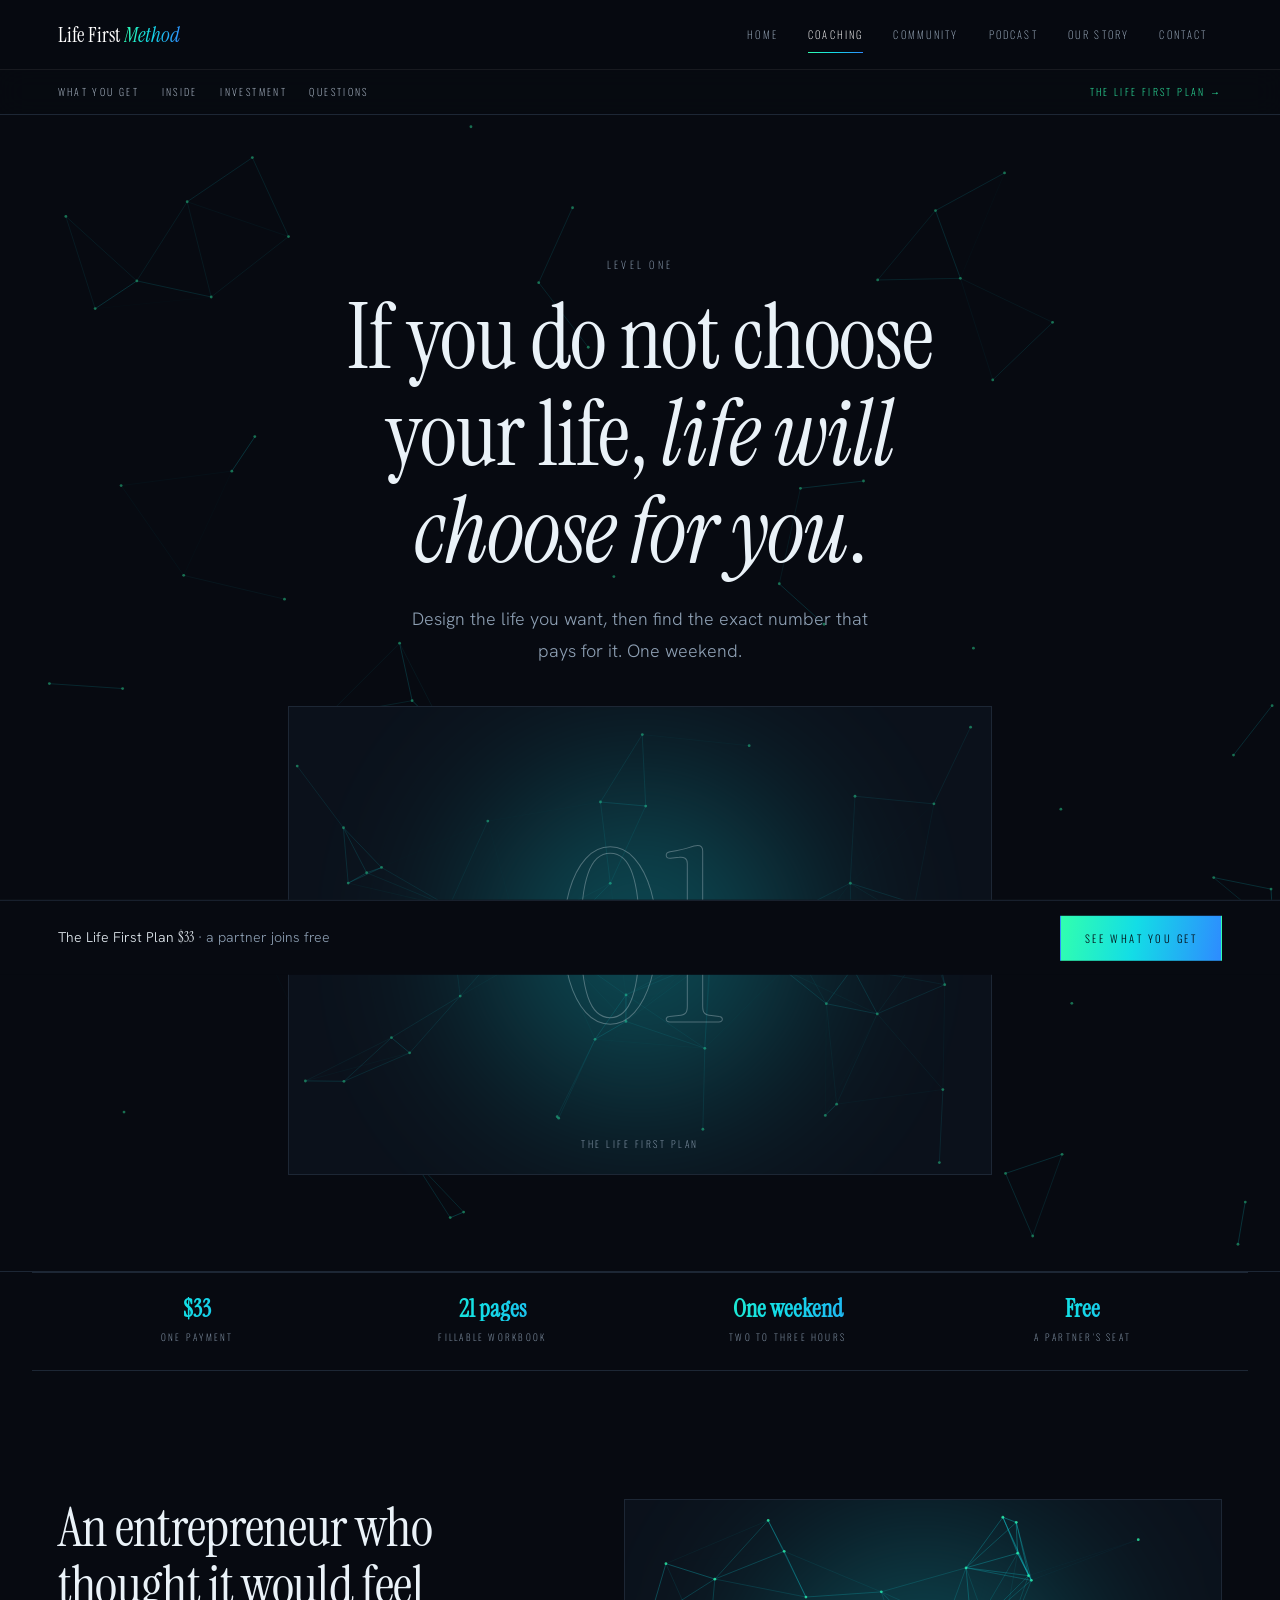
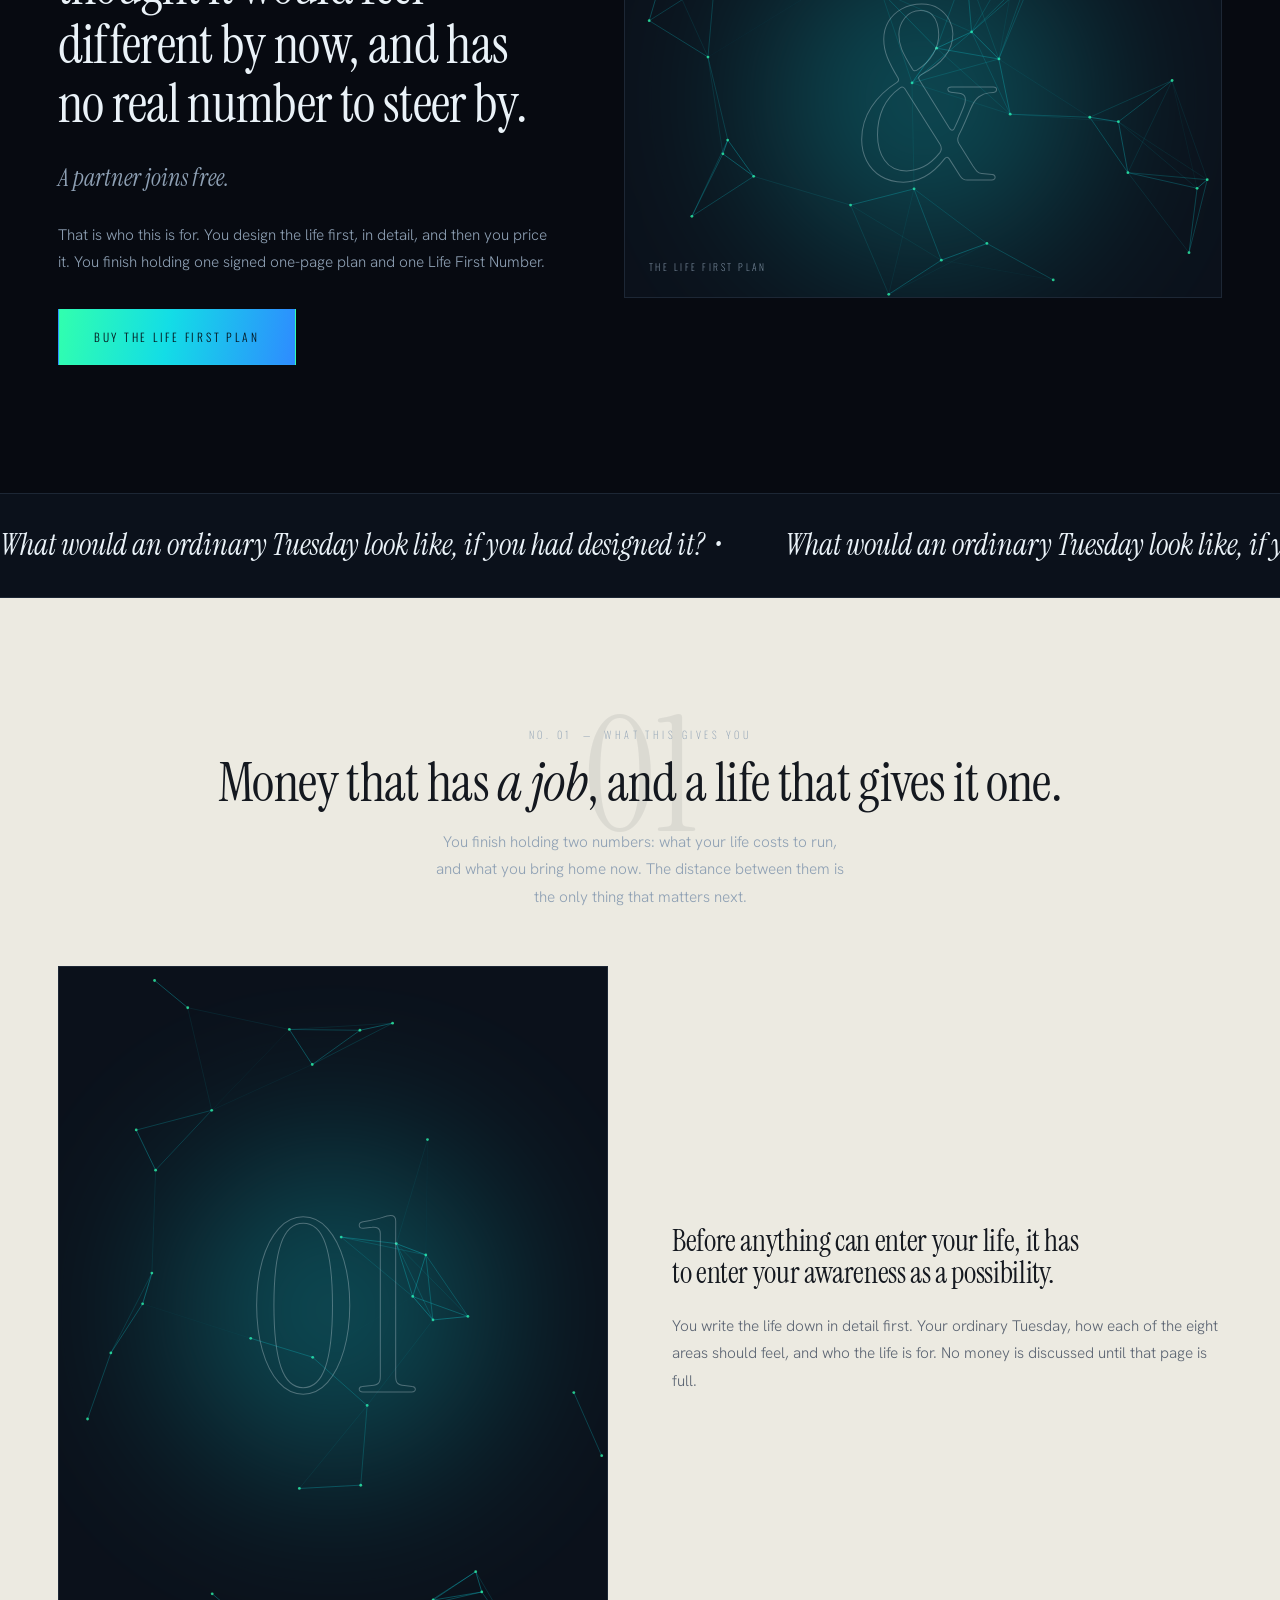
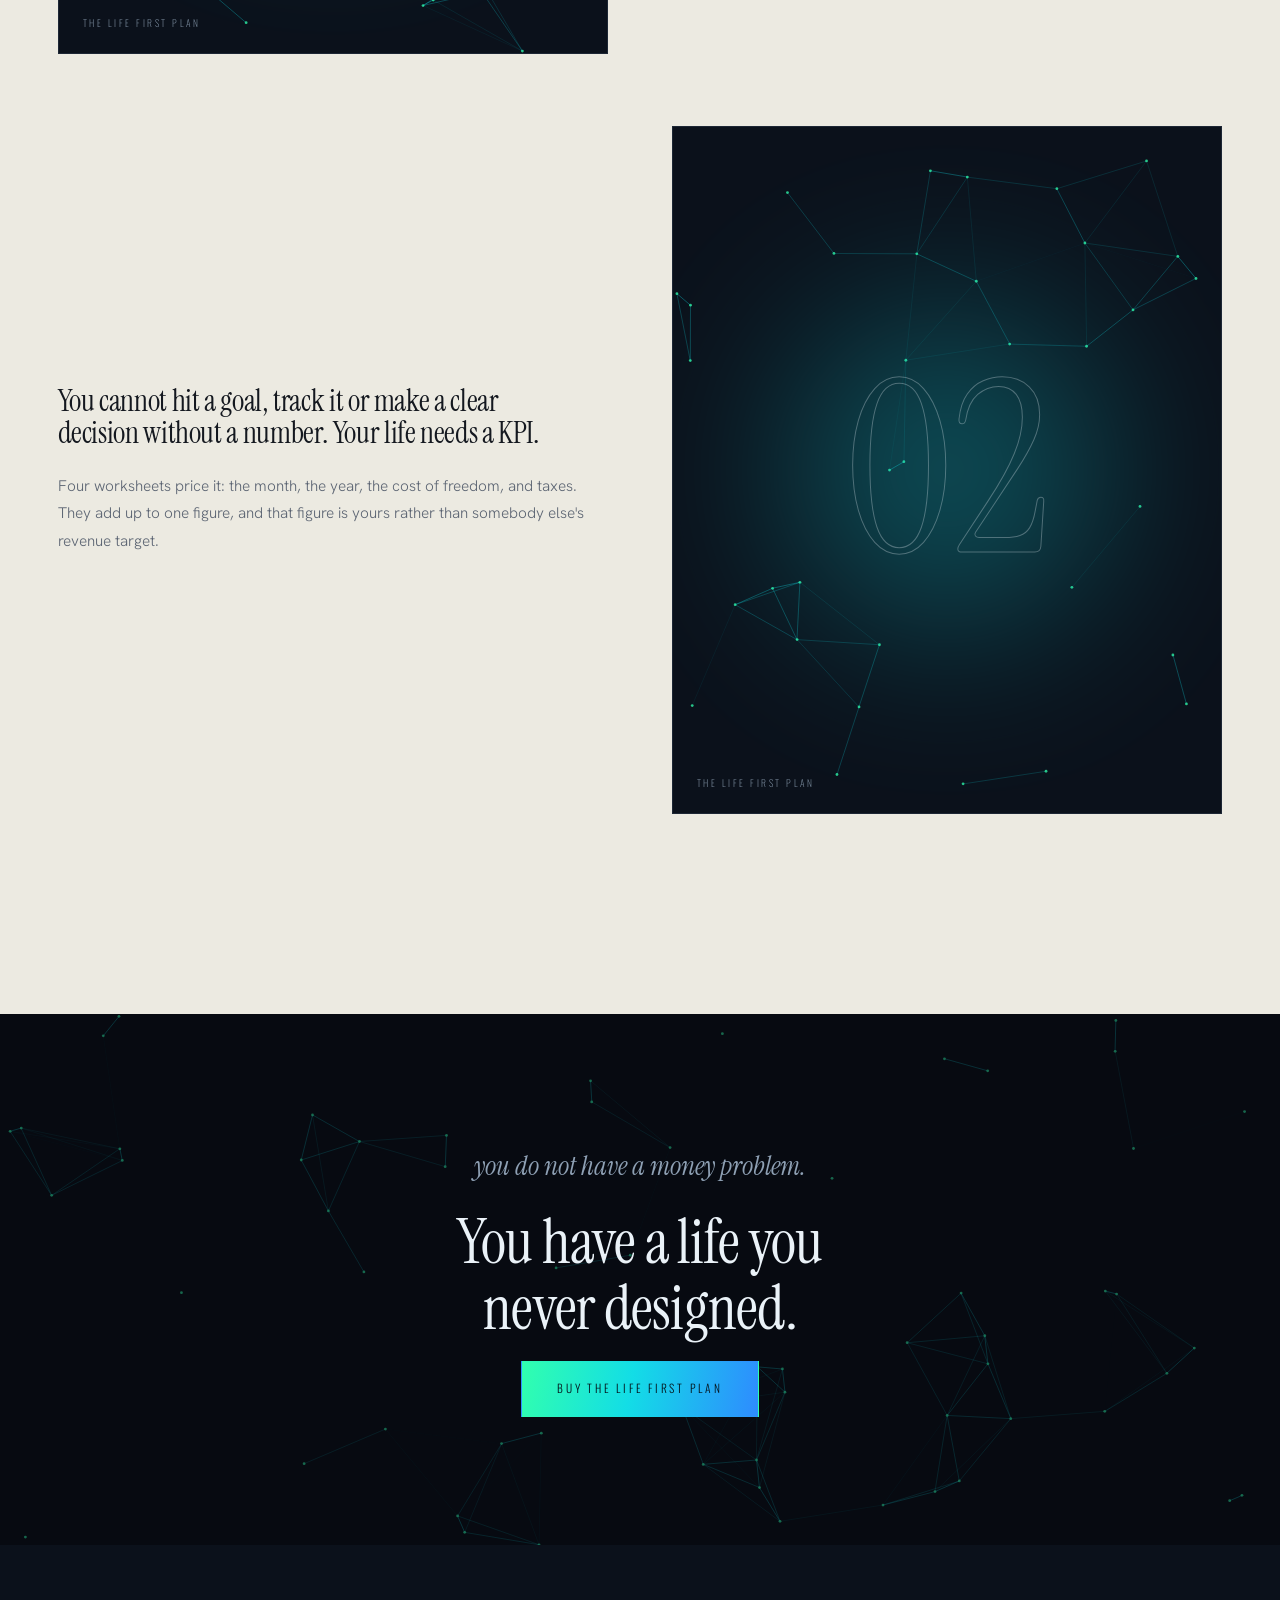
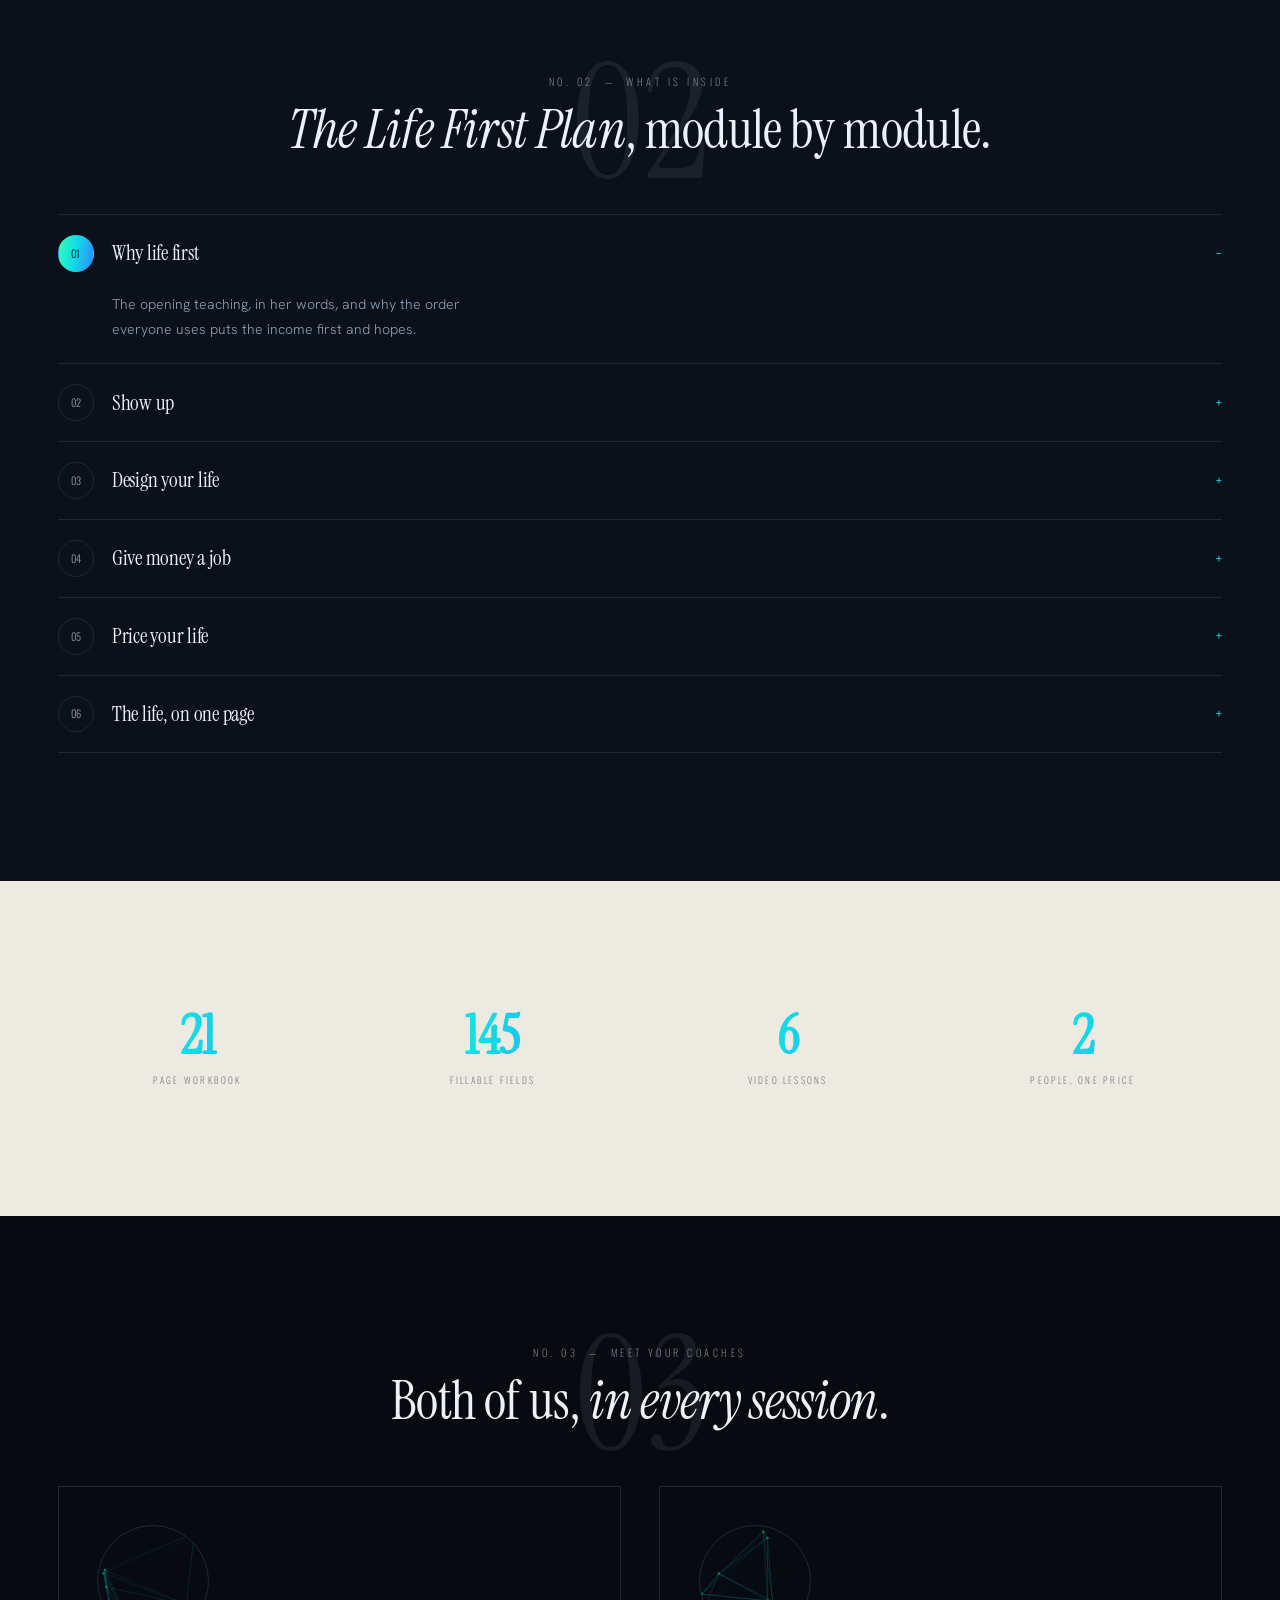
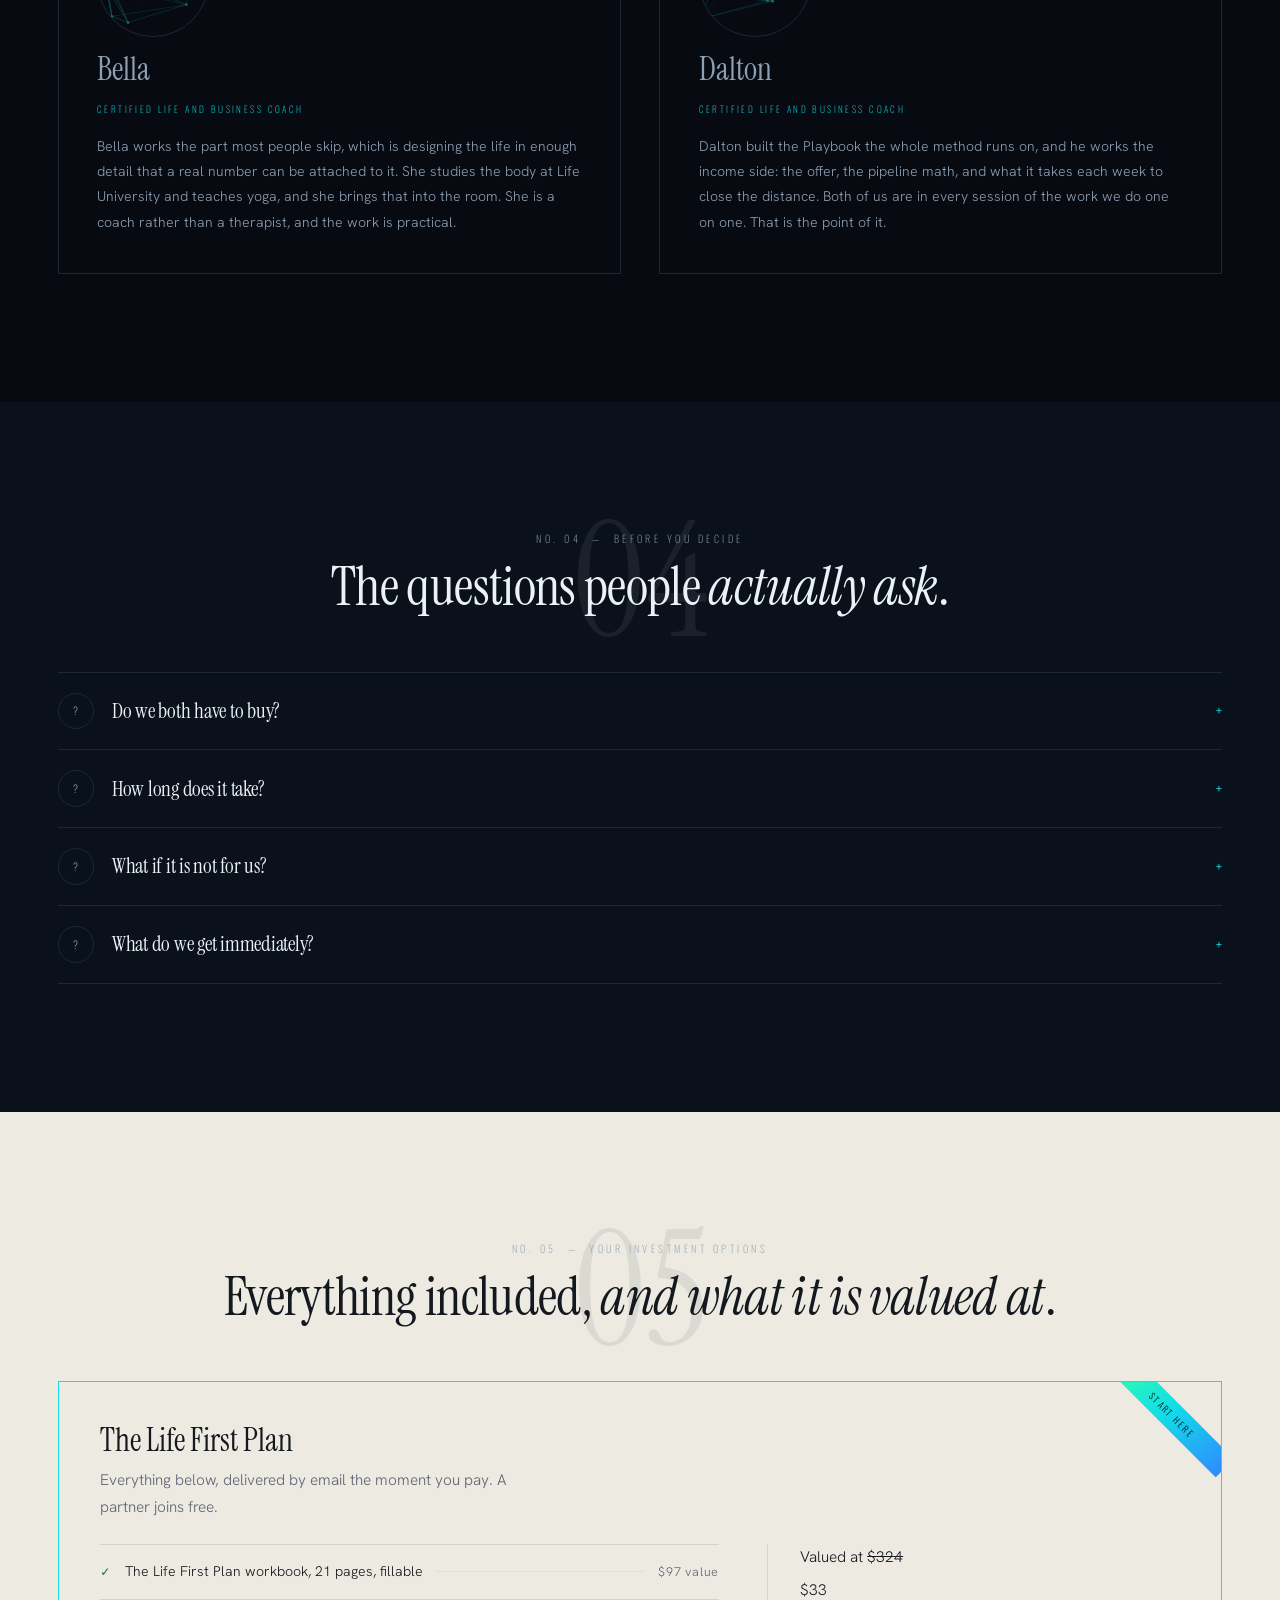
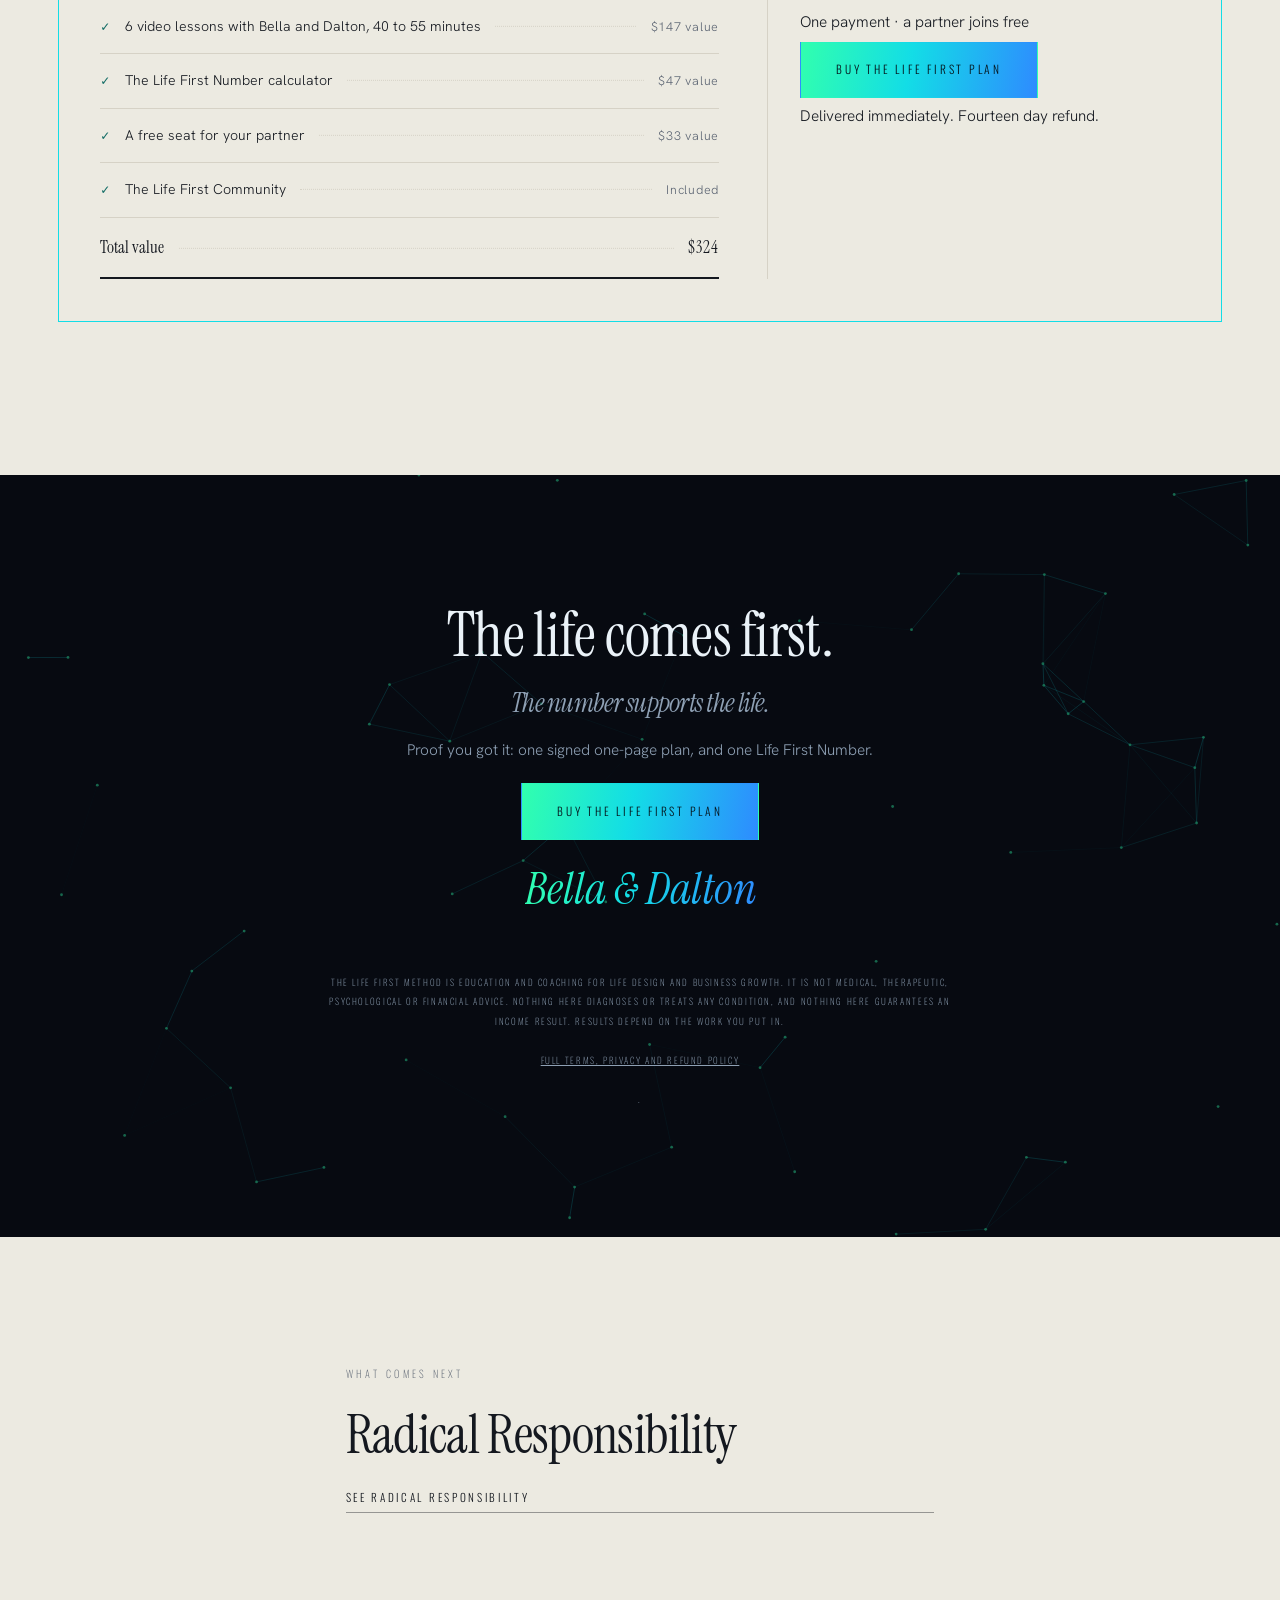
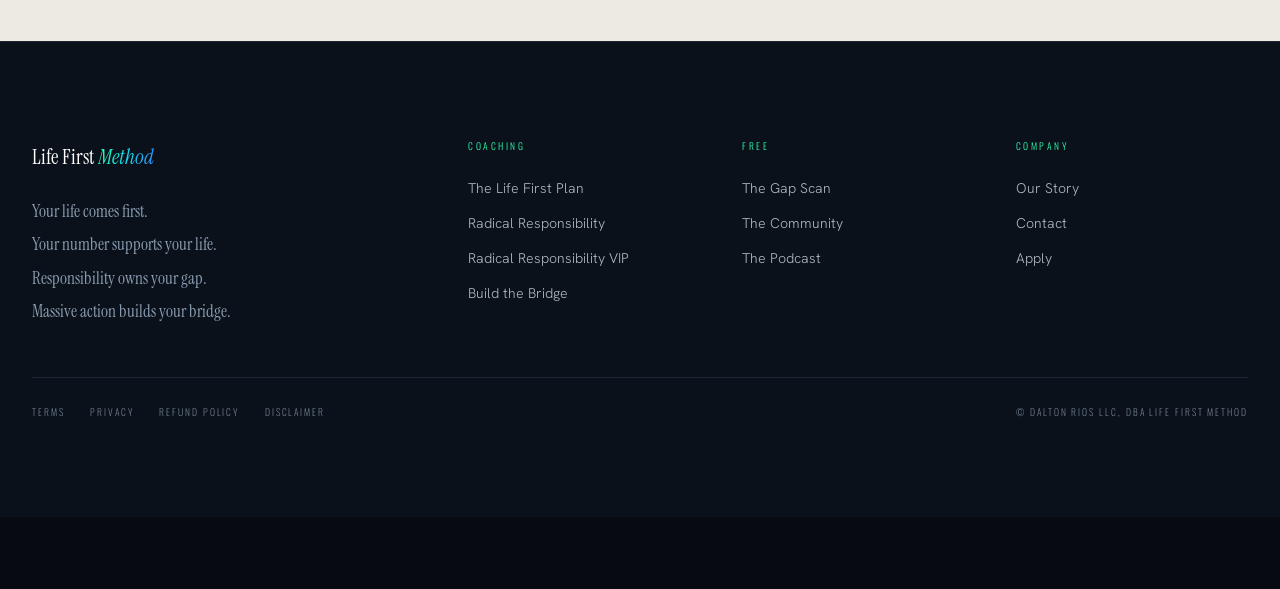
<file: plan.html>
<!doctype html><html lang="en"><head><meta charset="utf-8"><meta name="viewport" content="width=device-width,initial-scale=1,viewport-fit=cover"><title>The Life First Plan | Life First Method</title><link rel="preconnect" href="https://fonts.gstatic.com" crossorigin><link href="https://fonts.googleapis.com/css2?family=Hanken+Grotesk:wght@300;400;500&family=Instrument+Serif:ital@0;1&family=Oswald:wght@200;300&display=swap" rel="stylesheet"><link rel="stylesheet" href="site.css"></head><body><div id="prog" aria-hidden="true"></div><nav><div class="bar"><a class="mark" href="index.html">Life First <i>Method</i></a><div class="tabs"><a href="index.html">Home</a><a href="work.html" aria-current="page">Coaching</a><a href="community.html">Community</a><a href="podcast.html">Podcast</a><a href="story.html">Our Story</a><a href="contact.html">Contact</a></div></div></nav><div class="offernav"><div class="bar"><div class="jump"><a href="#inside">What you get</a><a href="#system">Inside</a><a href="#invest">Investment</a><a href="#faq">Questions</a></div><a class="end" href="#invest">The Life First Plan &rarr;</a></div></div>
<header class="phead"><canvas class="flow" data-alpha=".4" aria-hidden="true"></canvas><div class="wrap in" style="text-align:center">
  <p class="label rev" style="text-align:center">Level one</p>
  <h1 class="rev" style="--d:80ms;margin-inline:auto;text-align:center">If you do not choose your life, <i>life will choose for you</i>.</h1>
  <p class="sub rev" style="--d:160ms;margin-inline:auto;text-align:center">Design the life you want, then find the exact number that pays for it. One weekend.</p>
  <div class="rev" style="--d:260ms;max-width:44rem;margin:2.4rem auto 0"><div class="art wide"><canvas class="flow" data-alpha=".3" aria-hidden="true"></canvas><div class="glow" style="width:20rem;height:20rem;background:#13DDE6" aria-hidden="true"></div><span class="numeral">01</span><p class="cap">The Life First Plan</p></div></div>
</div></header>
<div class="wrap" style="border-block:1px solid var(--line)"><div class="stats" style="padding-block:1.5rem"><div class="stat"><b style="font-size:clamp(1.1rem,2.4vw,1.5rem)">$33</b><span>One payment</span></div><div class="stat"><b style="font-size:clamp(1.1rem,2.4vw,1.5rem)">21 pages</b><span>Fillable workbook</span></div><div class="stat"><b style="font-size:clamp(1.1rem,2.4vw,1.5rem)">One weekend</b><span>Two to three hours</span></div><div class="stat"><b style="font-size:clamp(1.1rem,2.4vw,1.5rem)">Free</b><span>A partner's seat</span></div></div></div>

<section><div class="wrap cols">
  <div class="stack rev">
    <h2>An entrepreneur who thought it would feel different by now, and has no real number to steer by.</h2>
    <p style="font-family:var(--serif);font-style:italic;font-size:clamp(1.15rem,2.2vw,1.5rem);color:var(--soft)">A partner joins free.</p>
    <p class="soft measure">That is who this is for. You design the life first, in detail, and then you price it. You finish holding one signed one-page plan and one Life First Number.</p>
    <a class="btn btn-key" href="#invest" style="align-self:flex-start;margin-top:.6rem">Buy The Life First Plan</a>
  </div>
  <div class="rev" style="--d:120ms"><div class="art wide"><canvas class="flow" data-alpha=".35" aria-hidden="true"></canvas><div class="glow" style="width:20rem;height:20rem;background:#13DDE6" aria-hidden="true"></div><span class="numeral">&amp;</span><p class="cap">The Life First Plan</p></div></div>
</div></section>

<div class="marq" aria-hidden="true"><div><span>What would an ordinary Tuesday look like, if you had designed it? &nbsp;&bull;&nbsp; </span><span>What would an ordinary Tuesday look like, if you had designed it? &nbsp;&bull;&nbsp; </span><span>What would an ordinary Tuesday look like, if you had designed it? &nbsp;&bull;&nbsp; </span></div></div>

<section class="light" id="inside"><div class="wrap">
  <div class="numhead rev"><span class="ghost" aria-hidden="true">01</span><p class="no">No. 01 &nbsp;&mdash;&nbsp; What this gives you</p><h2>Money that has <i>a job</i>, and a life that gives it one.</h2><p class="sub">You finish holding two numbers: what your life costs to run, and what you bring home now. The distance between them is the only thing that matters next.</p></div>
  <div class="feat"><div class="stack rev"><h3 style="font-size:clamp(1.3rem,2.6vw,1.9rem)">Before anything can enter your life, it has to enter your awareness as a possibility.</h3><p class="soft">You write the life down in detail first. Your ordinary Tuesday, how each of the eight areas should feel, and who the life is for. No money is discussed until that page is full.</p></div><div class="fimg rev" style="--d:120ms"><div class="art"><canvas class="flow" data-alpha=".35" aria-hidden="true"></canvas><div class="glow" style="width:20rem;height:20rem;background:#13DDE6" aria-hidden="true"></div><span class="numeral">01</span><p class="cap">The Life First Plan</p></div></div></div><div class="feat"><div class="stack rev"><h3 style="font-size:clamp(1.3rem,2.6vw,1.9rem)">You cannot hit a goal, track it or make a clear decision without a number. Your life needs a KPI.</h3><p class="soft">Four worksheets price it: the month, the year, the cost of freedom, and taxes. They add up to one figure, and that figure is yours rather than somebody else's revenue target.</p></div><div class="fimg rev" style="--d:120ms"><div class="art"><canvas class="flow" data-alpha=".35" aria-hidden="true"></canvas><div class="glow" style="width:20rem;height:20rem;background:#13DDE6" aria-hidden="true"></div><span class="numeral">02</span><p class="cap">The Life First Plan</p></div></div></div>
</div></section>

<section class="break"><canvas class="flow" data-alpha=".4" aria-hidden="true"></canvas><div class="in">
  <i class="rev">you do not have a money problem.</i>
  <h2 class="rev" style="--d:140ms">You have a life you never designed.</h2>
  <a class="btn btn-key rev" style="--d:260ms" href="#invest">Buy The Life First Plan</a>
</div></section>

<section class="mid" id="system"><div class="wrap">
  <div class="numhead rev"><span class="ghost" aria-hidden="true">02</span><p class="no">No. 02 &nbsp;&mdash;&nbsp; What is inside</p><h2><i>The Life First Plan</i>, module by module.</h2></div>
  <div class="acc rev"><details open><summary><span class="badge">01</span><h3>Why life first</h3></summary><p>The opening teaching, in her words, and why the order everyone uses puts the income first and hopes.</p></details><details><summary><span class="badge">02</span><h3>Show up</h3></summary><p>An honest look at where you are, and the one thing you will face first.</p></details><details><summary><span class="badge">03</span><h3>Design your life</h3></summary><p>Your ideal ordinary Tuesday, how each of the eight areas of life should feel, twenty-five things your life could hold, and who it is for.</p></details><details><summary><span class="badge">04</span><h3>Give money a job</h3></summary><p>Where your current goal came from, what money is actually for, and a hiring letter to money.</p></details><details><summary><span class="badge">05</span><h3>Price your life</h3></summary><p>Four worksheets that add up to the Life First Number.</p></details><details><summary><span class="badge">06</span><h3>The life, on one page</h3></summary><p>The plan you sign and keep, and the invitation to what comes next.</p></details></div>
</div></section>

<section class="light"><div class="wrap"><div class="stats rev"><div class="stat"><b >21</b><span>Page workbook</span></div><div class="stat"><b >145</b><span>Fillable fields</span></div><div class="stat"><b >6</b><span>Video lessons</span></div><div class="stat"><b >2</b><span>People, one price</span></div></div></div></section>

<section><div class="wrap">
  <div class="numhead rev"><span class="ghost" aria-hidden="true">03</span><p class="no">No. 03 &nbsp;&mdash;&nbsp; Meet your coaches</p><h2>Both of us, <i>in every session</i>.</h2></div>
  <div class="coachgrid rev"><div class="coachcard"><div class="face"><canvas class="flow" data-alpha=".4" aria-hidden="true"></canvas><span>B</span></div><p class="nm">Bella</p><span class="rl">Certified life and business coach</span><p>Bella works the part most people skip, which is designing the life in enough detail that a real number can be attached to it. She studies the body at Life University and teaches yoga, and she brings that into the room. She is a coach rather than a therapist, and the work is practical.</p></div><div class="coachcard"><div class="face"><canvas class="flow" data-alpha=".4" aria-hidden="true"></canvas><span>D</span></div><p class="nm">Dalton</p><span class="rl">Certified life and business coach</span><p>Dalton built the Playbook the whole method runs on, and he works the income side: the offer, the pipeline math, and what it takes each week to close the distance. Both of us are in every session of the work we do one on one. That is the point of it.</p></div></div>
</div></section>

<section class="mid" id="faq"><div class="wrap">
  <div class="numhead rev"><span class="ghost" aria-hidden="true">04</span><p class="no">No. 04 &nbsp;&mdash;&nbsp; Before you decide</p><h2>The questions people <i>actually ask</i>.</h2></div>
  <div class="acc rev"><details><summary><span class="badge">?</span><h3>Do we both have to buy?</h3></summary><p>No. A partner joins free at this level. One of you buys and you both work through it.</p></details><details><summary><span class="badge">?</span><h3>How long does it take?</h3></summary><p>One weekend, about two to three hours.</p></details><details><summary><span class="badge">?</span><h3>What if it is not for us?</h3></summary><p>Fourteen days. Email us and we refund it in full. You do not have to justify it.</p></details><details><summary><span class="badge">?</span><h3>What do we get immediately?</h3></summary><p>The workbook and the calculator by email the moment you pay, plus the community invite.</p></details></div>
</div></section>

<section class="light" id="invest"><div class="wrap">
  <div class="numhead rev"><span class="ghost" aria-hidden="true">05</span><p class="no">No. 05 &nbsp;&mdash;&nbsp; Your investment options</p><h2>Everything included, <i>and what it is valued at</i>.</h2></div>
  <div class="plan hot rev"><span class="ribbon">Start here</span><p class="ptitle">The Life First Plan</p><p class="soft" style="margin-top:.7rem;max-width:46ch">Everything below, delivered by email the moment you pay. A partner joins free.</p><div class="planbody"><div><div class="stackbox"><div class="srow"><span class="tick">&#10003;</span><span class="what">The Life First Plan workbook, 21 pages, fillable</span><span class="dots"></span><span class="val">$97 value</span></div><div class="srow"><span class="tick">&#10003;</span><span class="what">6 video lessons with Bella and Dalton, 40 to 55 minutes</span><span class="dots"></span><span class="val">$147 value</span></div><div class="srow"><span class="tick">&#10003;</span><span class="what">The Life First Number calculator</span><span class="dots"></span><span class="val">$47 value</span></div><div class="srow"><span class="tick">&#10003;</span><span class="what">A free seat for your partner</span><span class="dots"></span><span class="val">$33 value</span></div><div class="srow"><span class="tick">&#10003;</span><span class="what">The Life First Community</span><span class="dots"></span><span class="val">Included</span></div><div class="srow total"><span class="what">Total value</span><span class="dots"></span><span class="val">$324</span></div></div></div><div class="priceside"><span class="was">Valued at <s>$324</s></span><span class="now">$33</span><span class="terms">One payment &middot; a partner joins free</span><a class="btn btn-key" href="https://buy.stripe.com/00w5kD6Sc6xf2SgbfxbV60a" rel="noopener">Buy The Life First Plan</a><p class="fine">Delivered immediately. Fourteen day refund.</p></div></div></div>
</div></section>

<section class="break"><canvas class="flow" data-alpha=".35" aria-hidden="true"></canvas><div class="in">
  <h2 class="rev">The life comes first. <i>The number supports the life.</i></h2>
  <p class="soft rev" style="--d:140ms">Proof you got it: one signed one-page plan, and one Life First Number.</p>
  <a class="btn btn-key rev" style="--d:240ms" href="#invest">Buy The Life First Plan</a>
  <p class="sig rev" style="--d:320ms">Bella &amp; Dalton</p>
  <p class="fineprint rev" style="--d:400ms">The Life First Method is education and coaching for life design and business growth. It is not medical, therapeutic, psychological or financial advice. Nothing here diagnoses or treats any condition, and nothing here guarantees an income result. Results depend on the work you put in. <a href="legal.html" style="color:inherit">Full terms, privacy and refund policy</a>.</p>
</div></section>
<section class="light"><div class="wrap stack rev" style="max-width:40rem"><p class="label">What comes next</p><h2>Radical Responsibility</h2><a class="link" href="radical.html">See Radical Responsibility</a></div></section><footer id="contact">
  <div class="fgrid">
    <div><a class="mark" href="index.html">Life First <i>Method</i></a>
      <p class="fman">Your life comes first.<br>Your number supports your life.<br>Responsibility owns your gap.<br>Massive action builds your bridge.</p></div>
    <div class="fcol"><h4>Coaching</h4><a href="plan.html">The Life First Plan</a><a href="radical.html">Radical Responsibility</a><a href="vip.html">Radical Responsibility VIP</a><a href="bridge.html">Build the Bridge</a></div>
    <div class="fcol"><h4>Free</h4><a href="index.html#scan">The Gap Scan</a><a href="community.html">The Community</a><a href="podcast.html">The Podcast</a></div>
    <div class="fcol"><h4>Company</h4><a href="story.html">Our Story</a><a href="contact.html">Contact</a><a href="bridge.html#faq">Apply</a></div>
  </div>
  <div class="legal" id="legal"><a href="legal.html#terms">Terms</a><a href="legal.html#privacy">Privacy</a><a href="legal.html#refund">Refund Policy</a><a href="legal.html#disclaimer">Disclaimer</a>
    <span style="margin-left:auto">&copy; Dalton Rios LLC, DBA Life First Method</span></div>
</footer><div class="rail"><div class="bar"><p class="txt">The Life First Plan <b>$33</b> <span>&middot; a partner joins free</span></p><a class="btn btn-key" href="#invest">See what you get</a></div></div><script src="site.js"></script></body></html>
</file>
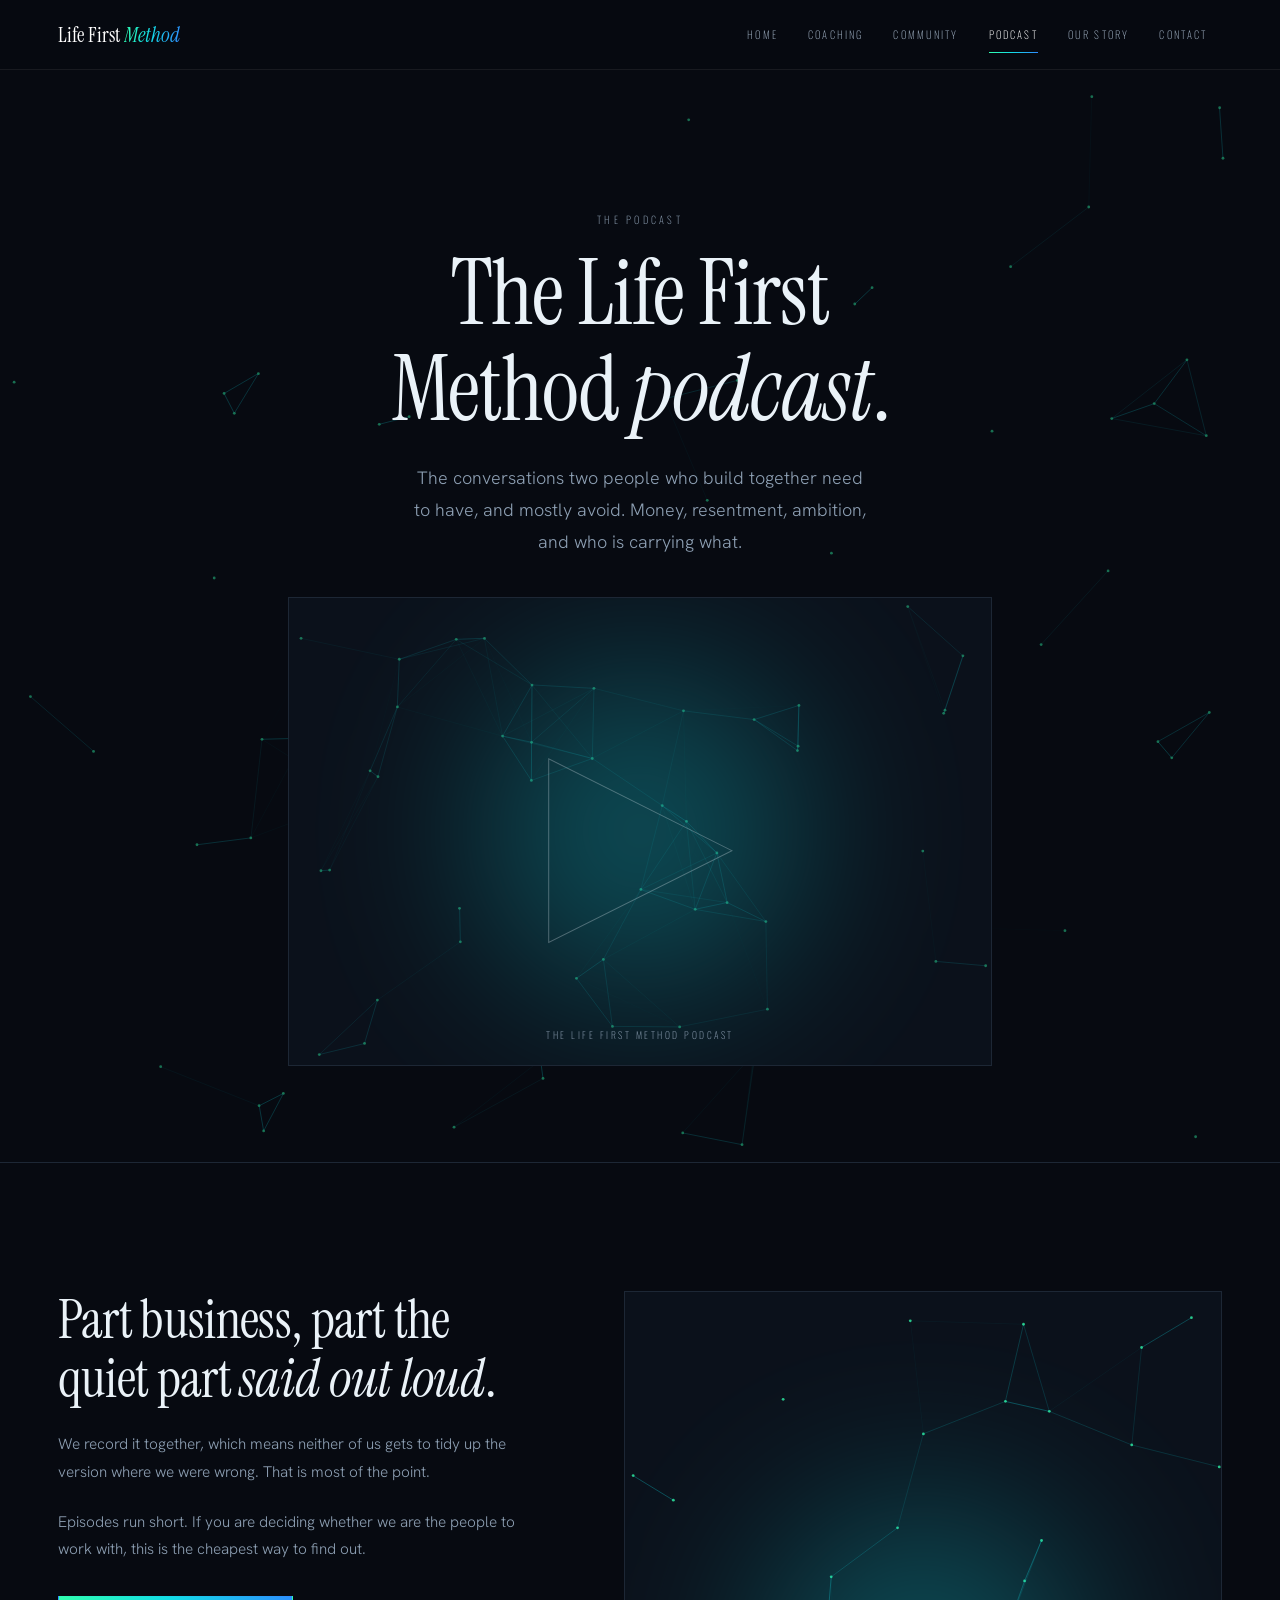
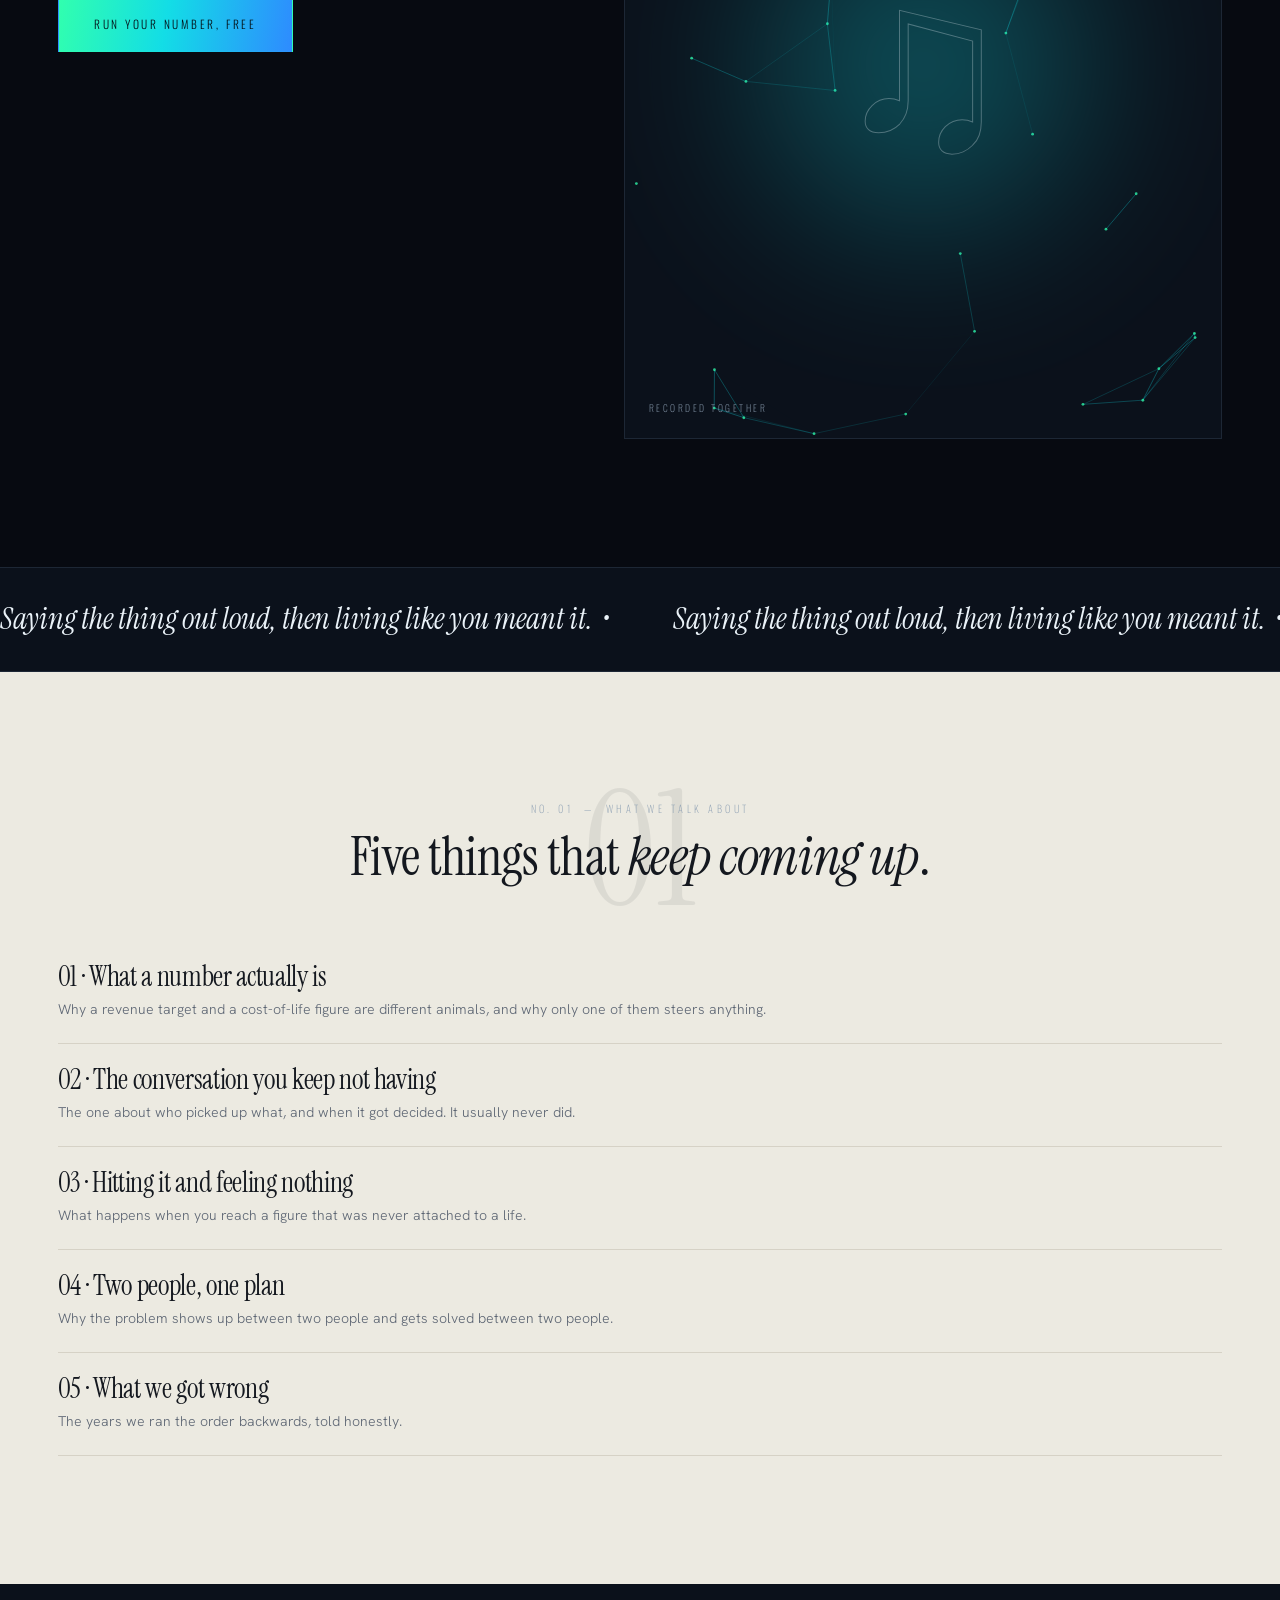
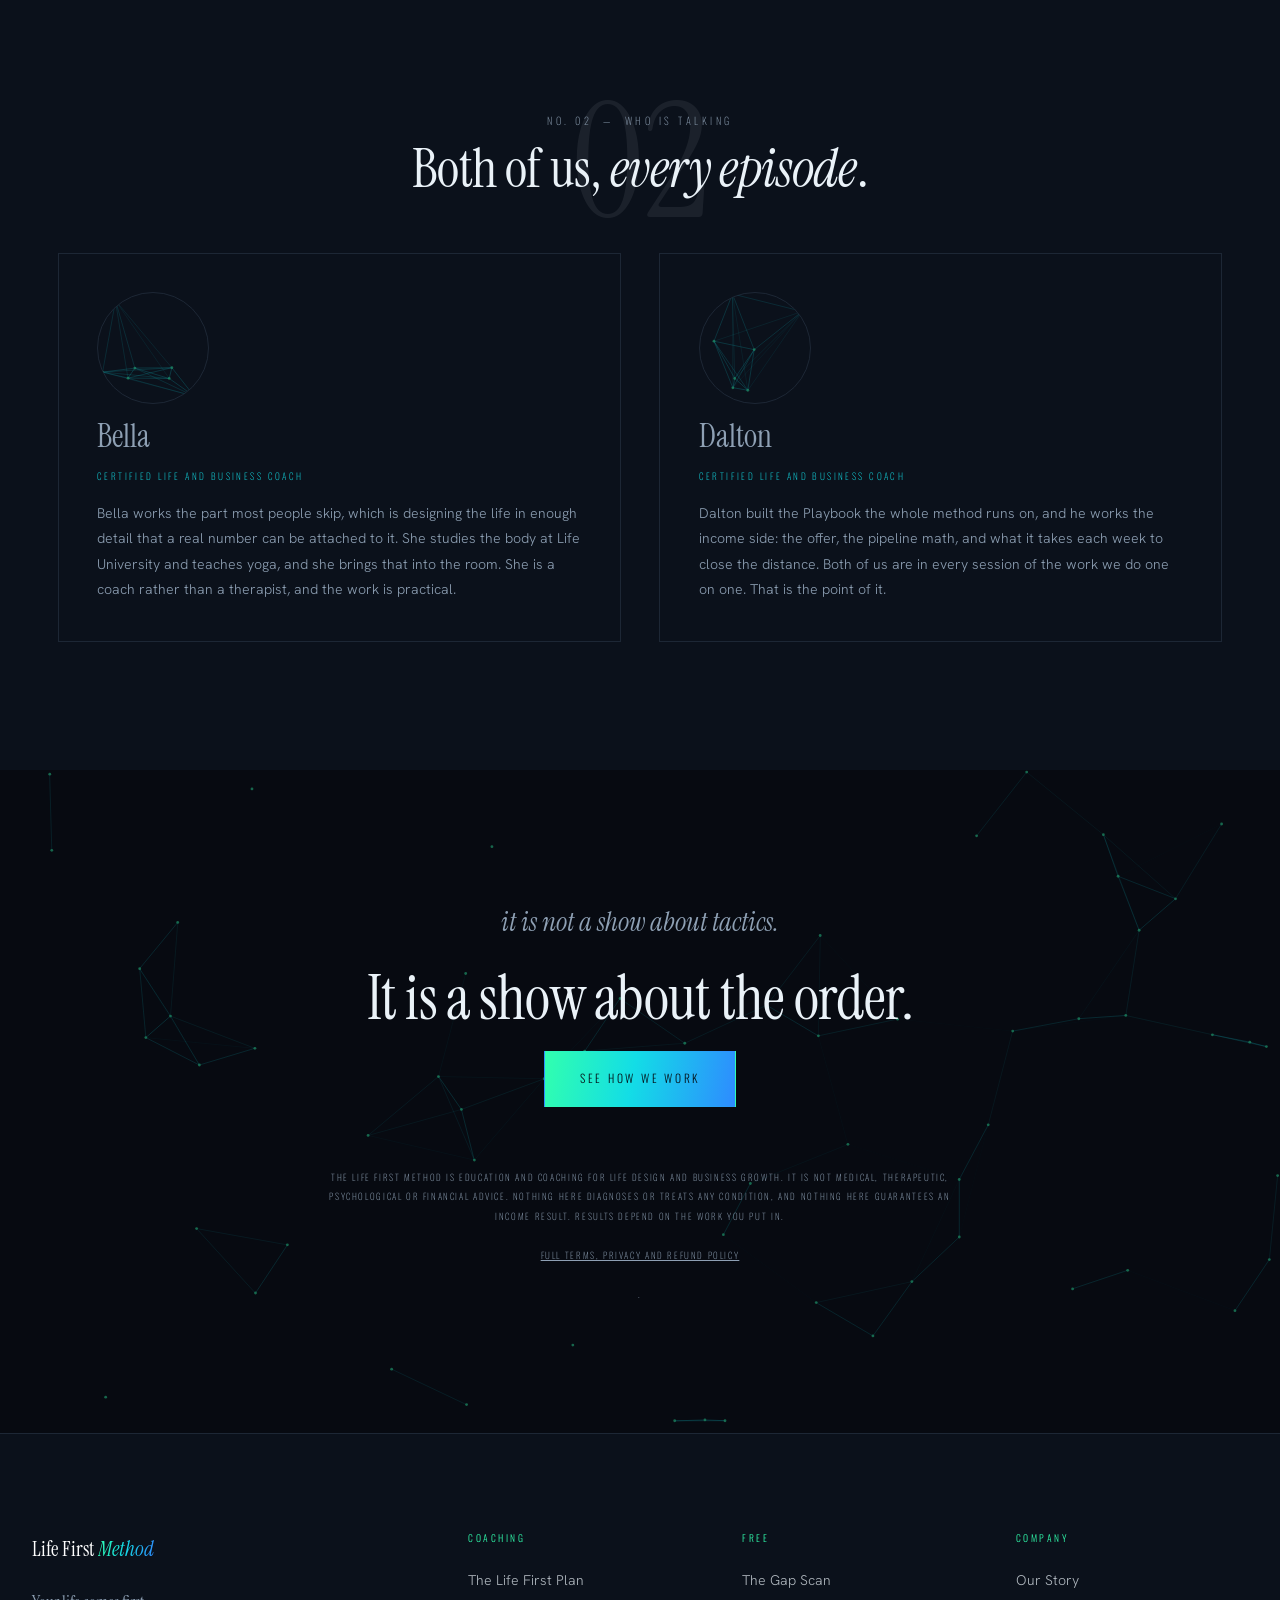
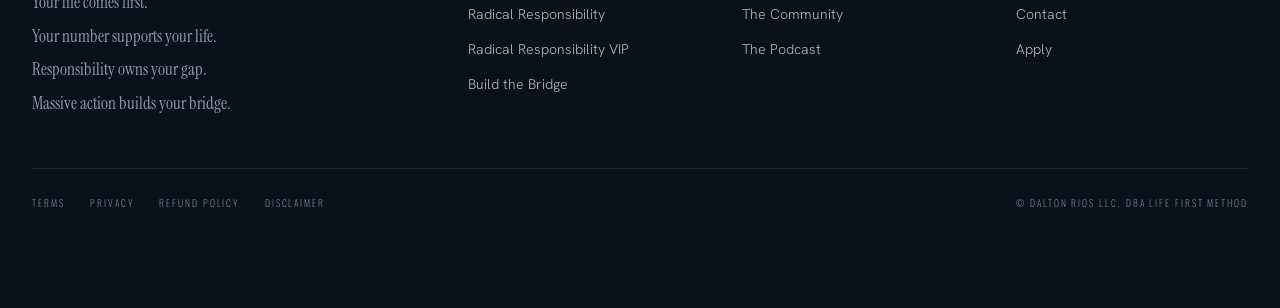
<file: podcast.html>
<!doctype html><html lang="en"><head><meta charset="utf-8"><meta name="viewport" content="width=device-width,initial-scale=1,viewport-fit=cover"><title>The Podcast | Life First Method</title><link rel="preconnect" href="https://fonts.gstatic.com" crossorigin><link href="https://fonts.googleapis.com/css2?family=Hanken+Grotesk:wght@300;400;500&family=Instrument+Serif:ital@0;1&family=Oswald:wght@200;300&display=swap" rel="stylesheet"><link rel="stylesheet" href="site.css"></head><body><div id="prog" aria-hidden="true"></div><nav><div class="bar"><a class="mark" href="index.html">Life First <i>Method</i></a><div class="tabs"><a href="index.html">Home</a><a href="work.html">Coaching</a><a href="community.html">Community</a><a href="podcast.html" aria-current="page">Podcast</a><a href="story.html">Our Story</a><a href="contact.html">Contact</a></div></div></nav>
<header class="phead"><canvas class="flow" data-alpha=".4" aria-hidden="true"></canvas><div class="wrap in" style="text-align:center">
  <p class="label rev" style="text-align:center">The podcast</p>
  <h1 class="rev" style="--d:80ms;margin-inline:auto;text-align:center">The Life First Method <i>podcast</i>.</h1>
  <p class="sub rev" style="--d:160ms;margin-inline:auto;text-align:center">The conversations two people who build together need to have, and mostly avoid. Money, resentment, ambition, and who is carrying what.</p>
  <div class="rev" style="--d:260ms;max-width:44rem;margin:2.4rem auto 0"><div class="art wide"><canvas class="flow" data-alpha=".3" aria-hidden="true"></canvas><div class="glow" style="width:20rem;height:20rem;background:#13DDE6" aria-hidden="true"></div><span class="numeral">&#9654;</span><p class="cap">The Life First Method podcast</p></div></div>
</div></header>

<section><div class="wrap cols">
  <div class="stack rev">
    <h2>Part business, part the quiet part <i>said out loud</i>.</h2>
    <p class="soft measure">We record it together, which means neither of us gets to tidy up the version where we were wrong. That is most of the point.</p>
    <p class="soft measure">Episodes run short. If you are deciding whether we are the people to work with, this is the cheapest way to find out.</p>
    <a class="btn btn-key" href="index.html#scan" style="align-self:flex-start;margin-top:.6rem">Run your number, free</a>
  </div>
  <div class="rev" style="--d:120ms"><div class="art"><canvas class="flow" data-alpha=".35" aria-hidden="true"></canvas><div class="glow" style="width:20rem;height:20rem;background:#13DDE6" aria-hidden="true"></div><span class="numeral">&#9835;</span><p class="cap">Recorded together</p></div></div>
</div></section>

<div class="marq" aria-hidden="true"><div><span>Saying the thing out loud, then living like you meant it. &nbsp;&bull;&nbsp; </span><span>Saying the thing out loud, then living like you meant it. &nbsp;&bull;&nbsp; </span><span>Saying the thing out loud, then living like you meant it. &nbsp;&bull;&nbsp; </span></div></div>

<section class="light"><div class="wrap"><div class="numhead rev"><span class="ghost" aria-hidden="true">01</span><p class="no">No. 01 &nbsp;&mdash;&nbsp; What we talk about</p><h2>Five things that <i>keep coming up</i>.</h2></div><div class="li"><h3>01 &middot; What a number actually is</h3><p>Why a revenue target and a cost-of-life figure are different animals, and why only one of them steers anything.</p></div><div class="li"><h3>02 &middot; The conversation you keep not having</h3><p>The one about who picked up what, and when it got decided. It usually never did.</p></div><div class="li"><h3>03 &middot; Hitting it and feeling nothing</h3><p>What happens when you reach a figure that was never attached to a life.</p></div><div class="li"><h3>04 &middot; Two people, one plan</h3><p>Why the problem shows up between two people and gets solved between two people.</p></div><div class="li"><h3>05 &middot; What we got wrong</h3><p>The years we ran the order backwards, told honestly.</p></div></div></section>

<section class="mid"><div class="wrap"><div class="numhead rev"><span class="ghost" aria-hidden="true">02</span><p class="no">No. 02 &nbsp;&mdash;&nbsp; Who is talking</p><h2>Both of us, <i>every episode</i>.</h2></div><div class="coachgrid rev"><div class="coachcard"><div class="face"><canvas class="flow" data-alpha=".4" aria-hidden="true"></canvas><span>B</span></div><p class="nm">Bella</p><span class="rl">Certified life and business coach</span><p>Bella works the part most people skip, which is designing the life in enough detail that a real number can be attached to it. She studies the body at Life University and teaches yoga, and she brings that into the room. She is a coach rather than a therapist, and the work is practical.</p></div><div class="coachcard"><div class="face"><canvas class="flow" data-alpha=".4" aria-hidden="true"></canvas><span>D</span></div><p class="nm">Dalton</p><span class="rl">Certified life and business coach</span><p>Dalton built the Playbook the whole method runs on, and he works the income side: the offer, the pipeline math, and what it takes each week to close the distance. Both of us are in every session of the work we do one on one. That is the point of it.</p></div></div></div></section>

<section class="break"><canvas class="flow" data-alpha=".35" aria-hidden="true"></canvas><div class="in">
  <i class="rev">it is not a show about tactics.</i>
  <h2 class="rev" style="--d:140ms">It is a show about the order.</h2>
  <a class="btn btn-key rev" style="--d:260ms" href="work.html">See how we work</a>
  <p class="fineprint rev" style="--d:340ms">The Life First Method is education and coaching for life design and business growth. It is not medical, therapeutic, psychological or financial advice. Nothing here diagnoses or treats any condition, and nothing here guarantees an income result. Results depend on the work you put in. <a href="legal.html" style="color:inherit">Full terms, privacy and refund policy</a>.</p>
</div></section><footer id="contact">
  <div class="fgrid">
    <div><a class="mark" href="index.html">Life First <i>Method</i></a>
      <p class="fman">Your life comes first.<br>Your number supports your life.<br>Responsibility owns your gap.<br>Massive action builds your bridge.</p></div>
    <div class="fcol"><h4>Coaching</h4><a href="plan.html">The Life First Plan</a><a href="radical.html">Radical Responsibility</a><a href="vip.html">Radical Responsibility VIP</a><a href="bridge.html">Build the Bridge</a></div>
    <div class="fcol"><h4>Free</h4><a href="index.html#scan">The Gap Scan</a><a href="community.html">The Community</a><a href="podcast.html">The Podcast</a></div>
    <div class="fcol"><h4>Company</h4><a href="story.html">Our Story</a><a href="contact.html">Contact</a><a href="bridge.html#faq">Apply</a></div>
  </div>
  <div class="legal" id="legal"><a href="legal.html#terms">Terms</a><a href="legal.html#privacy">Privacy</a><a href="legal.html#refund">Refund Policy</a><a href="legal.html#disclaimer">Disclaimer</a>
    <span style="margin-left:auto">&copy; Dalton Rios LLC, DBA Life First Method</span></div>
</footer><script src="site.js"></script></body></html>
</file>
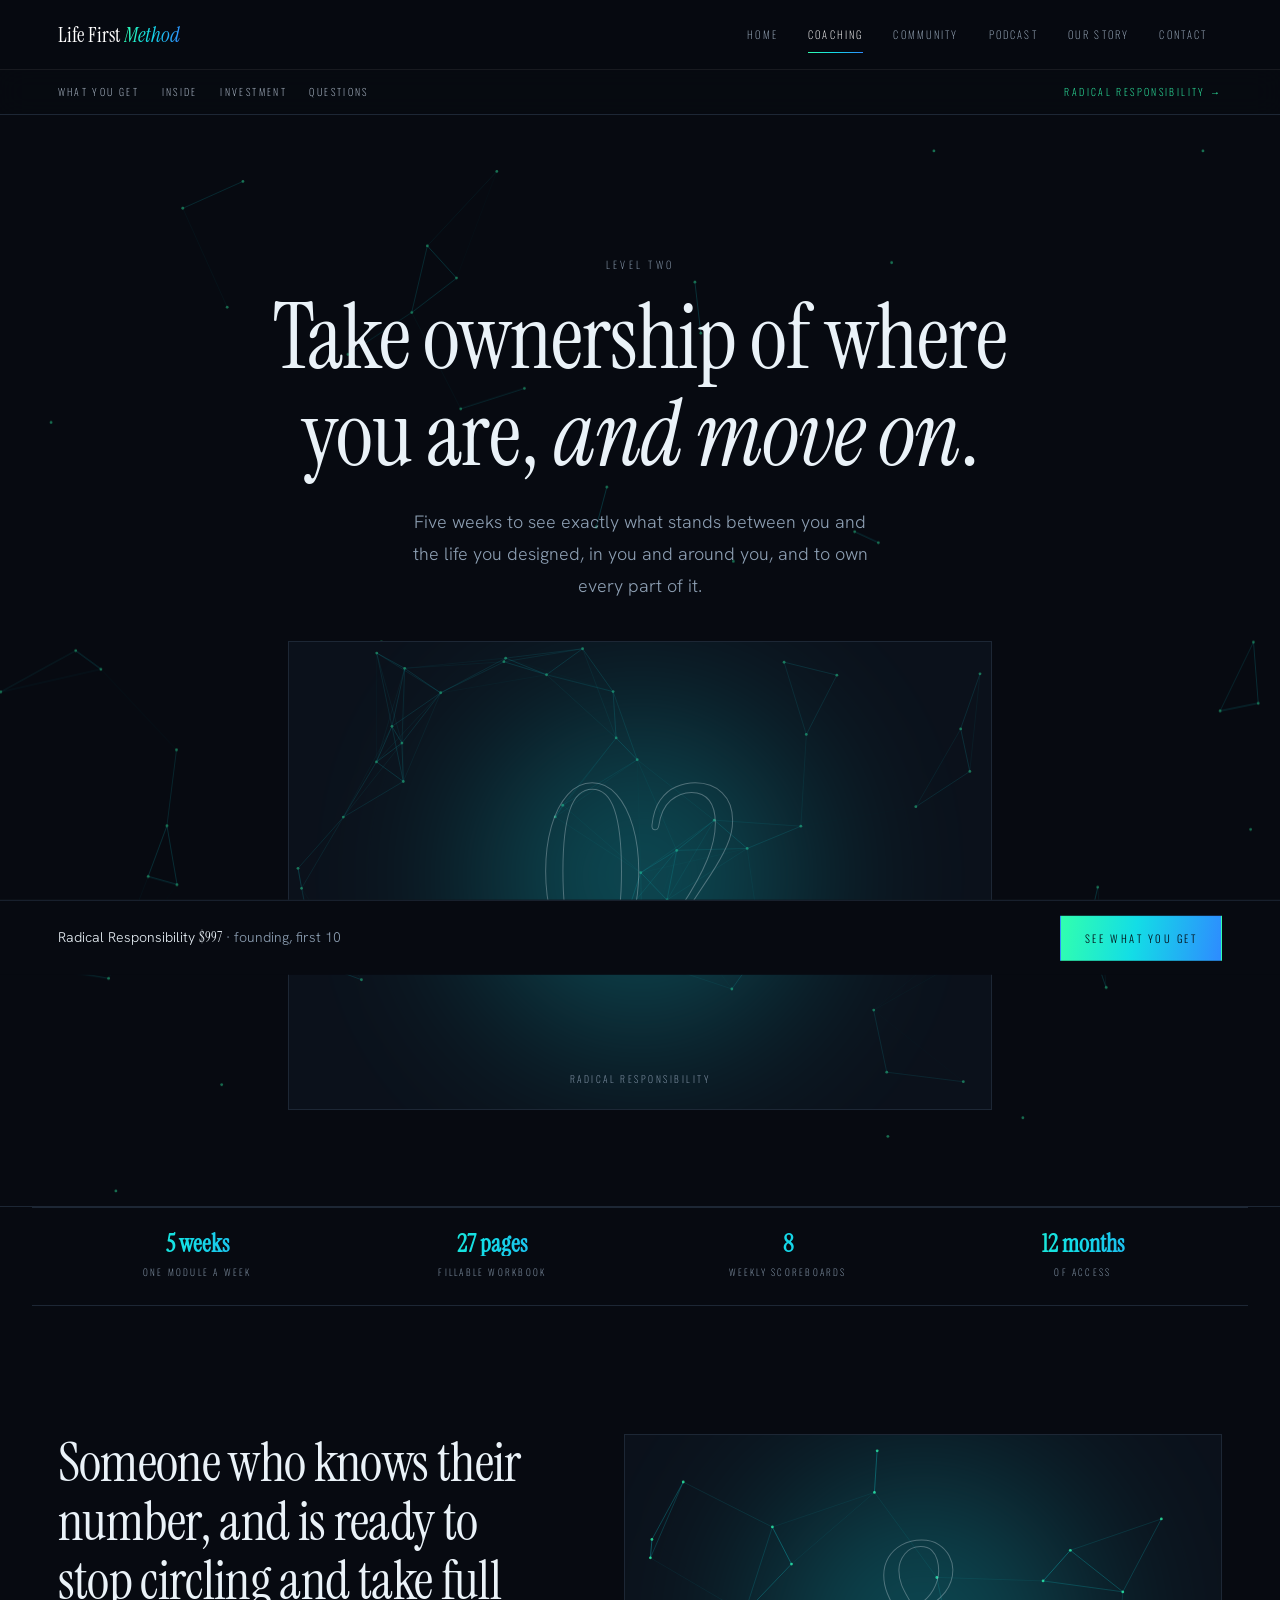
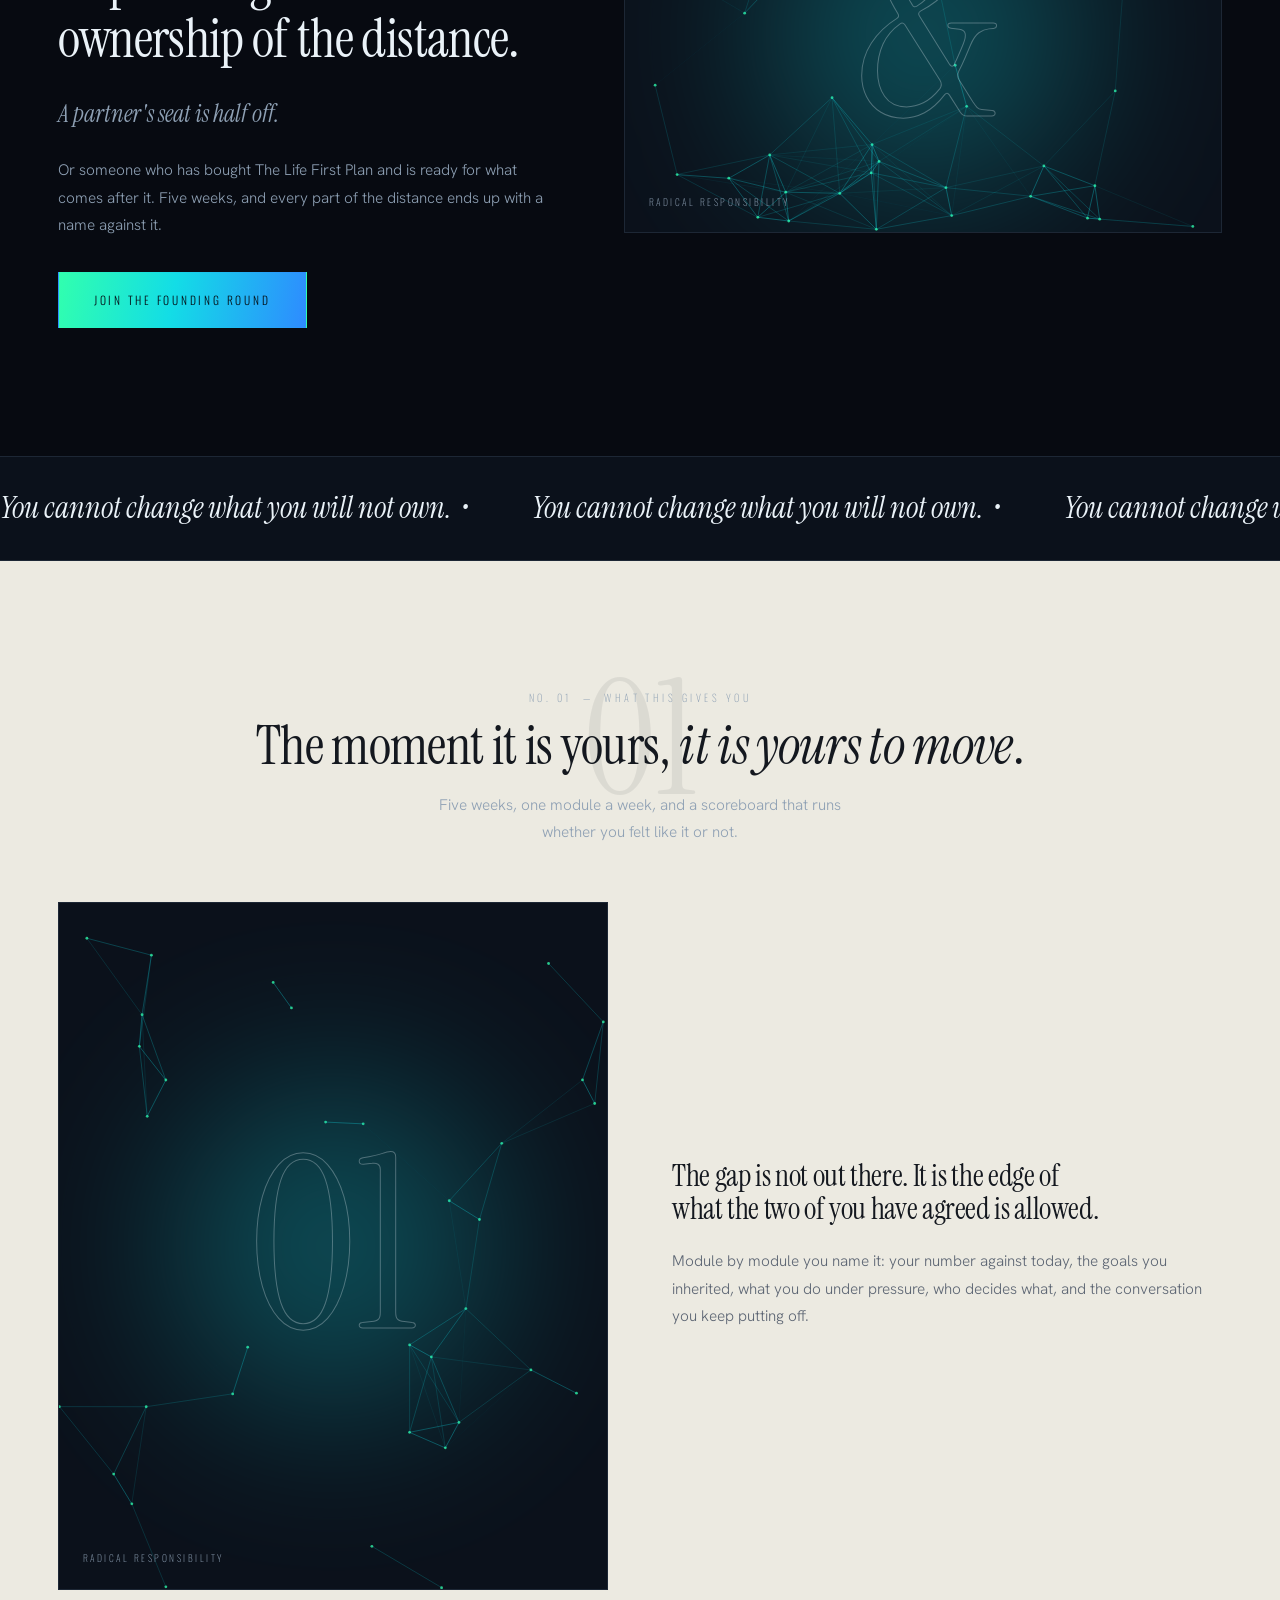
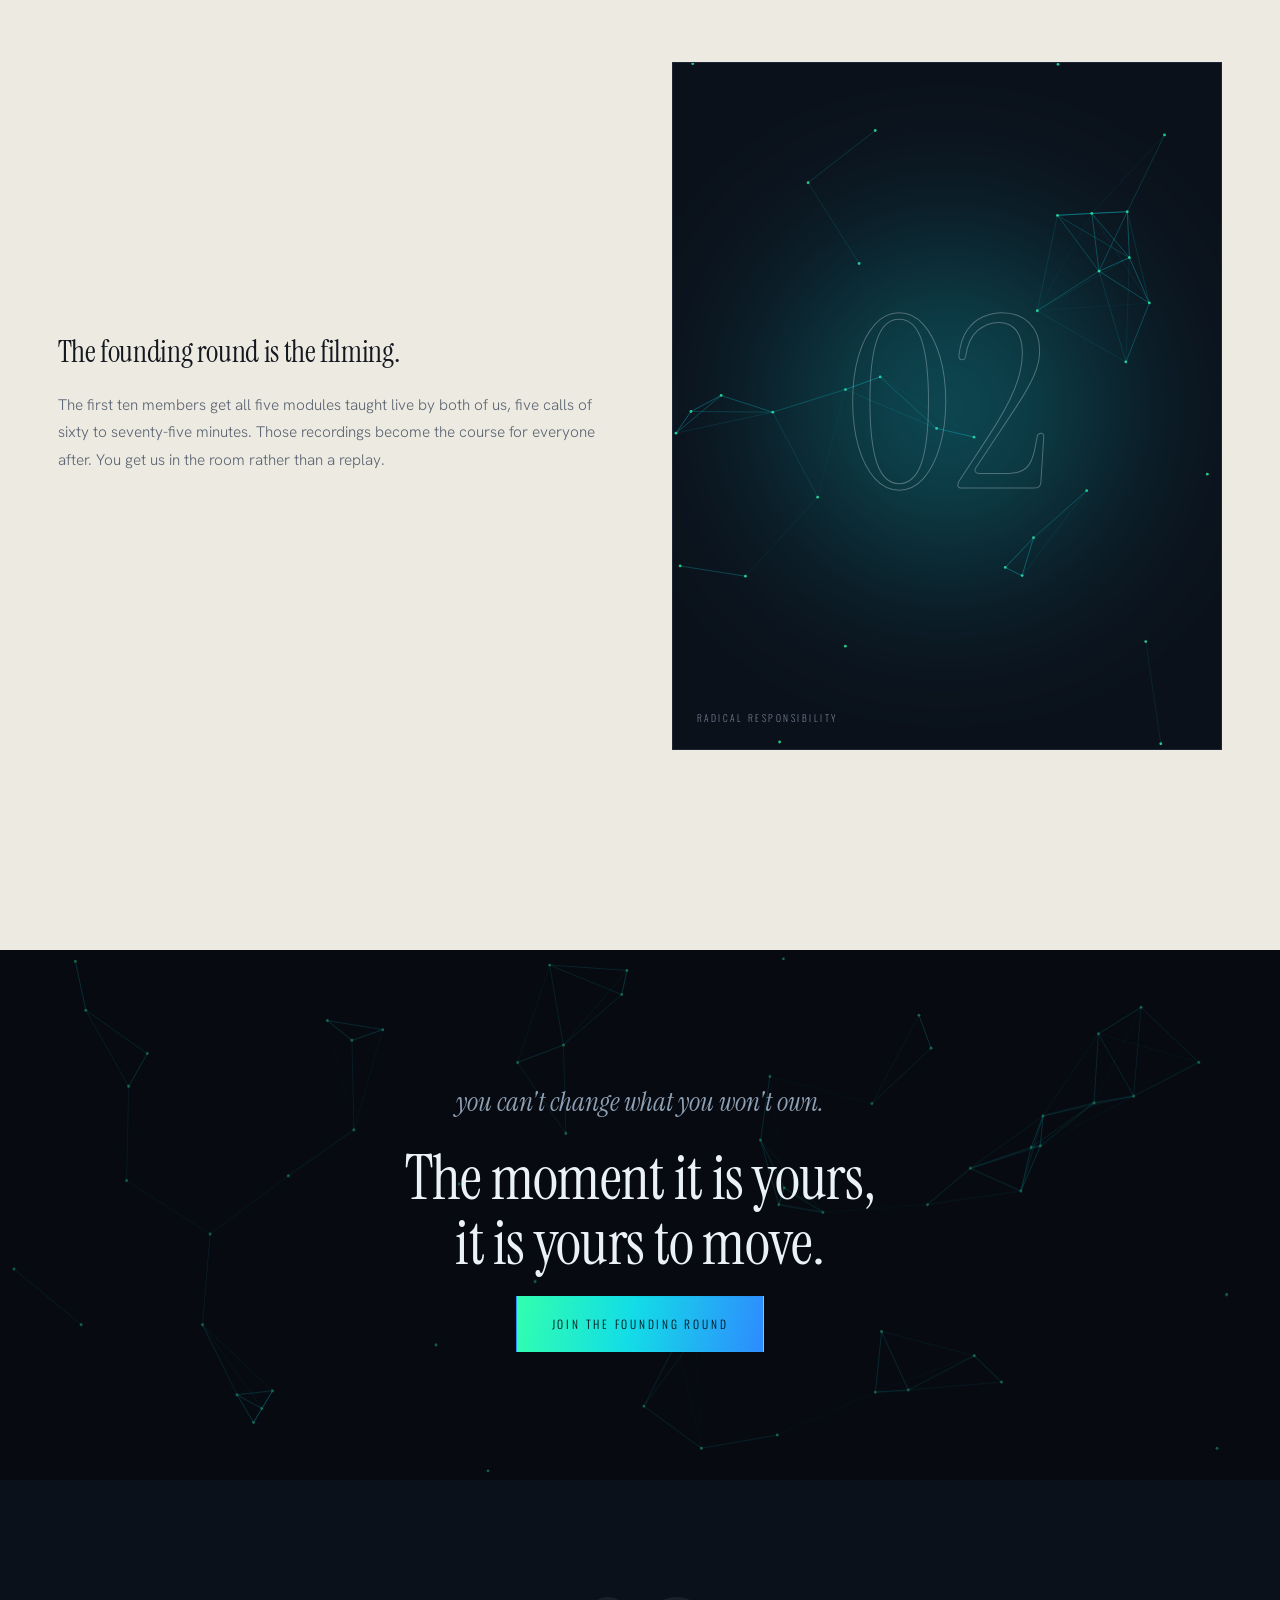
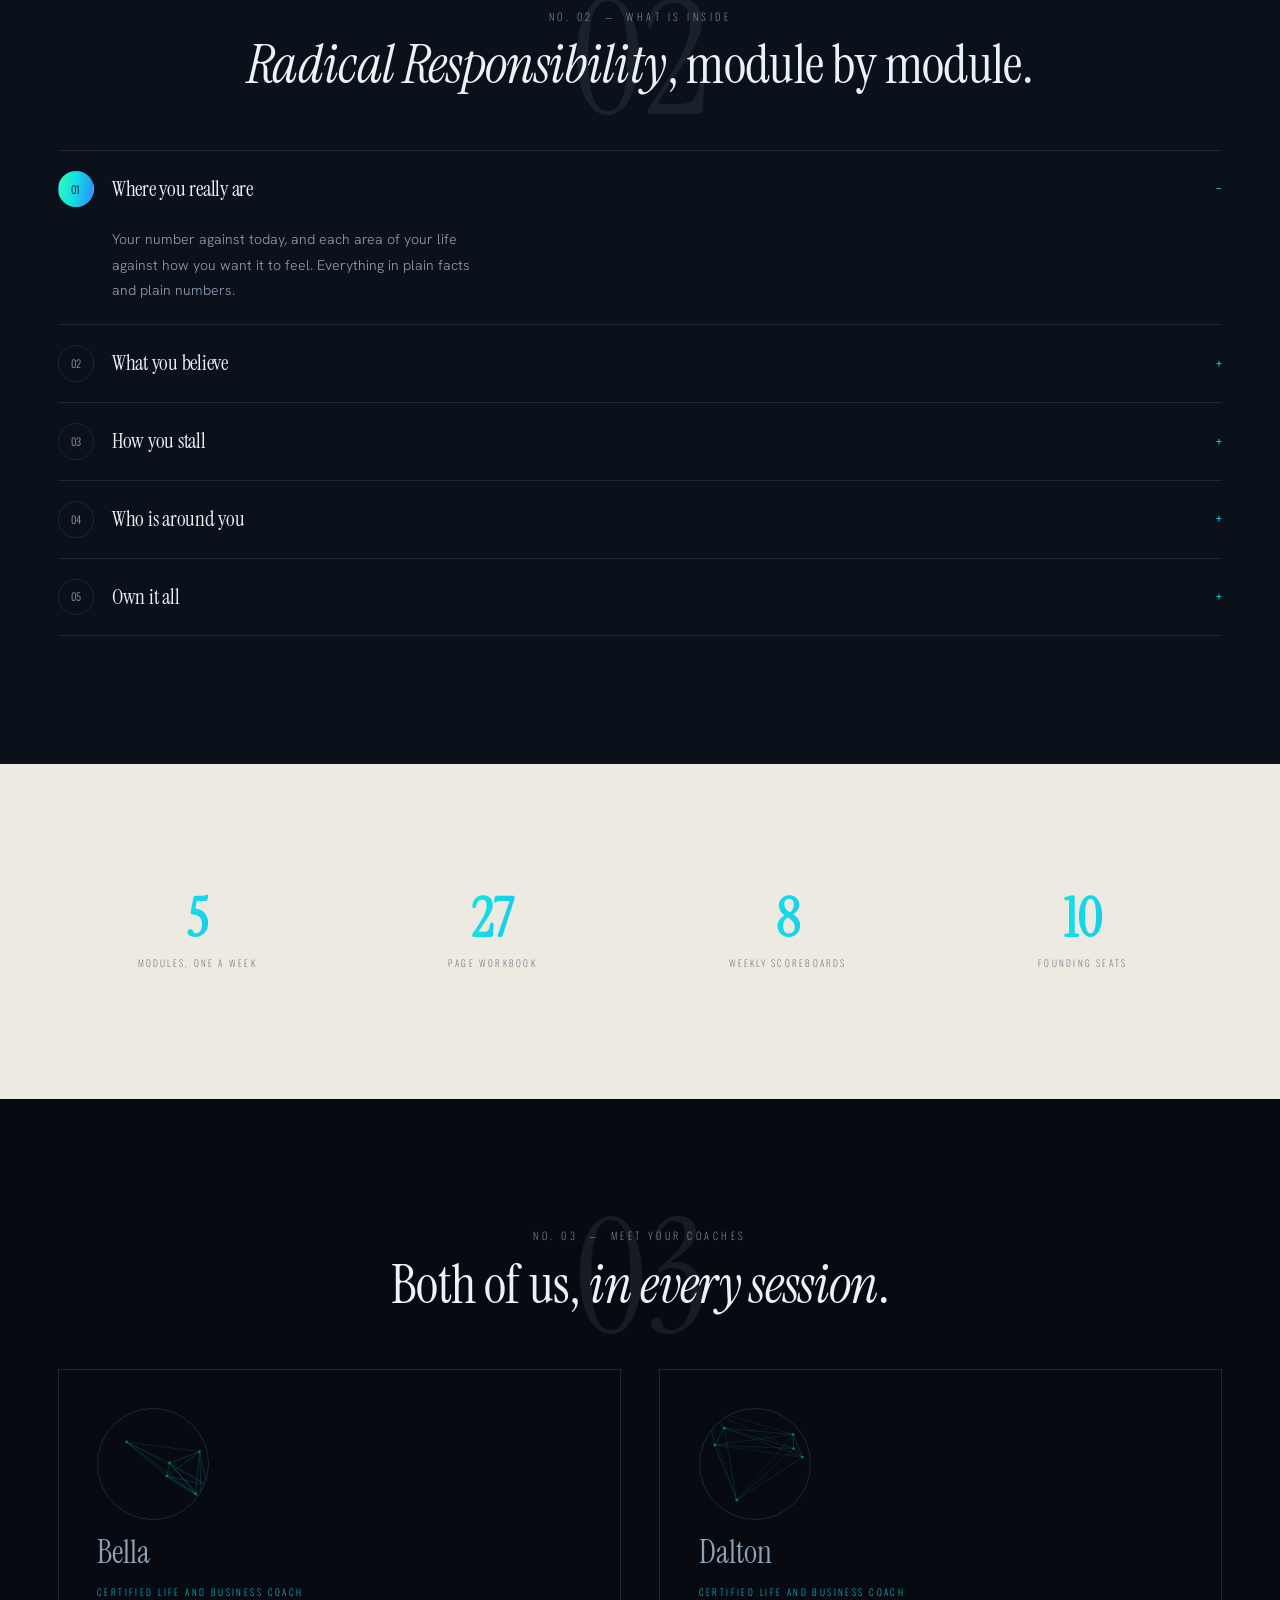
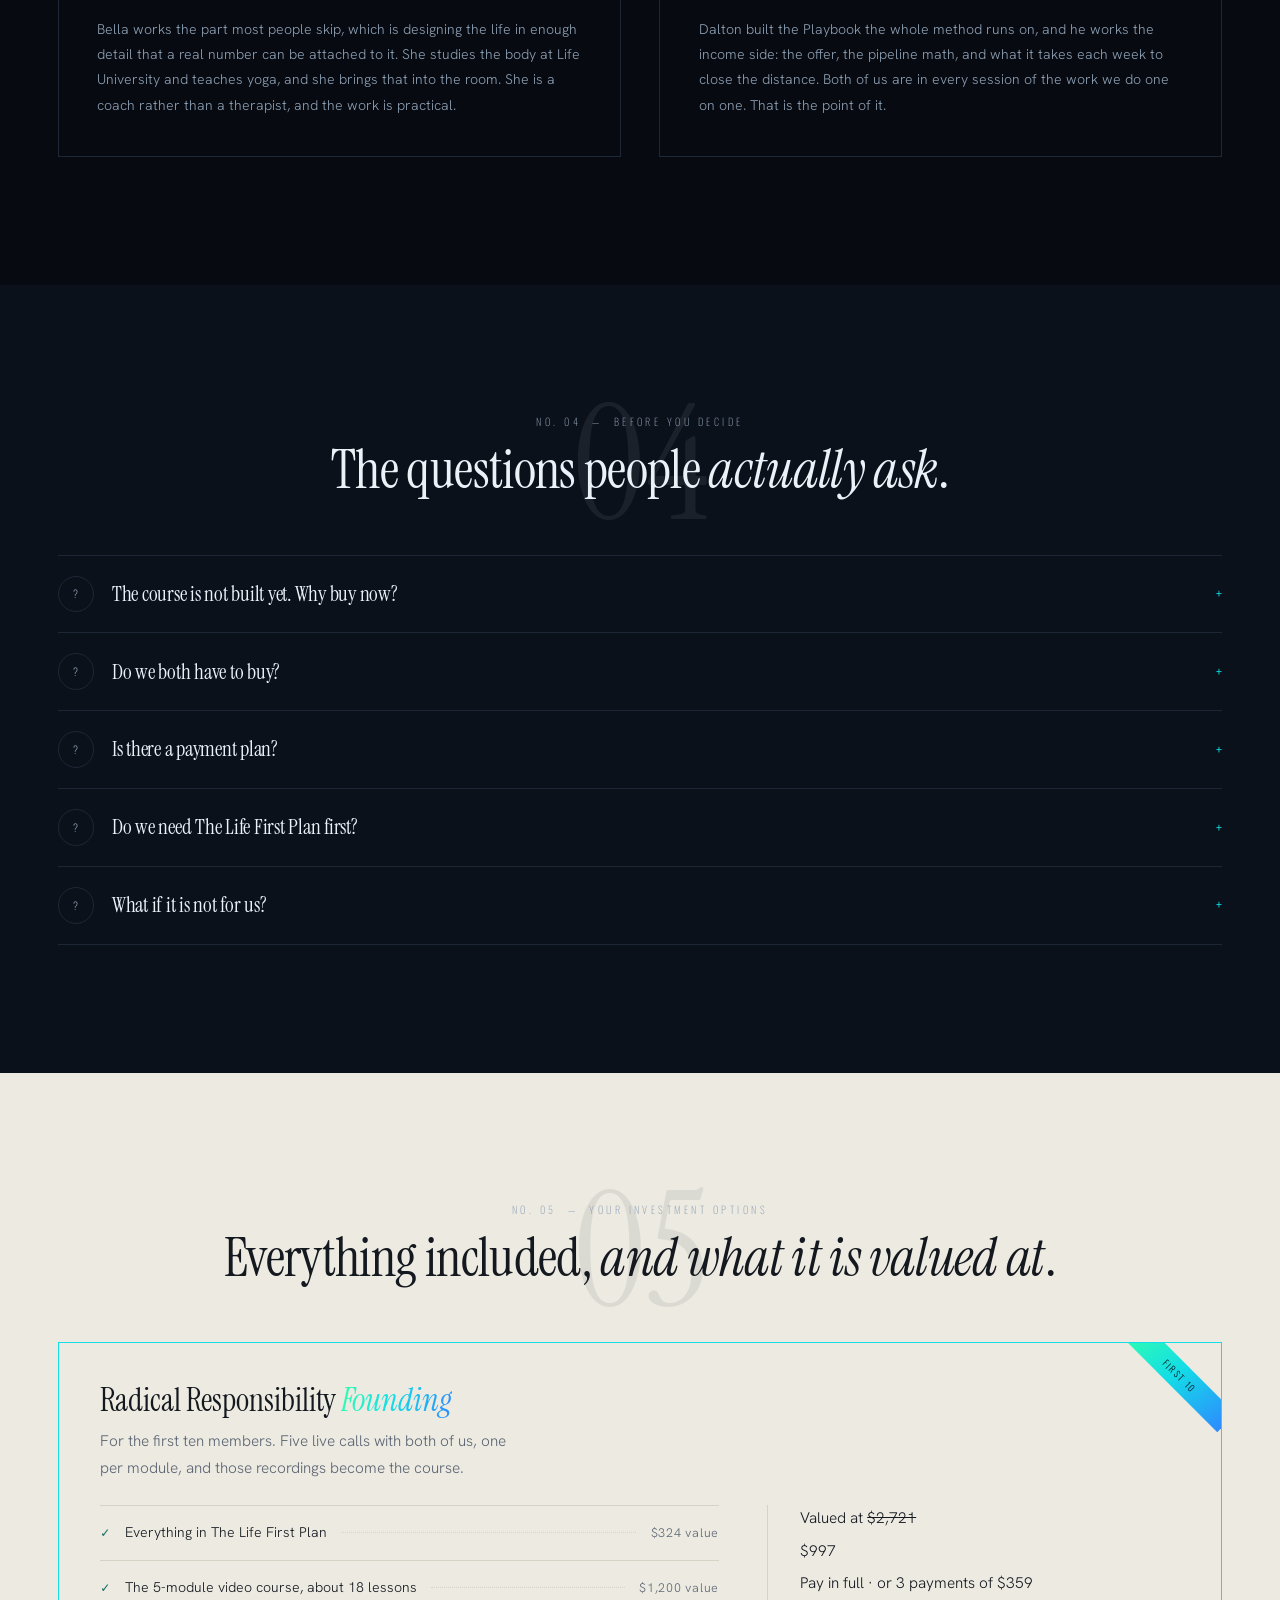
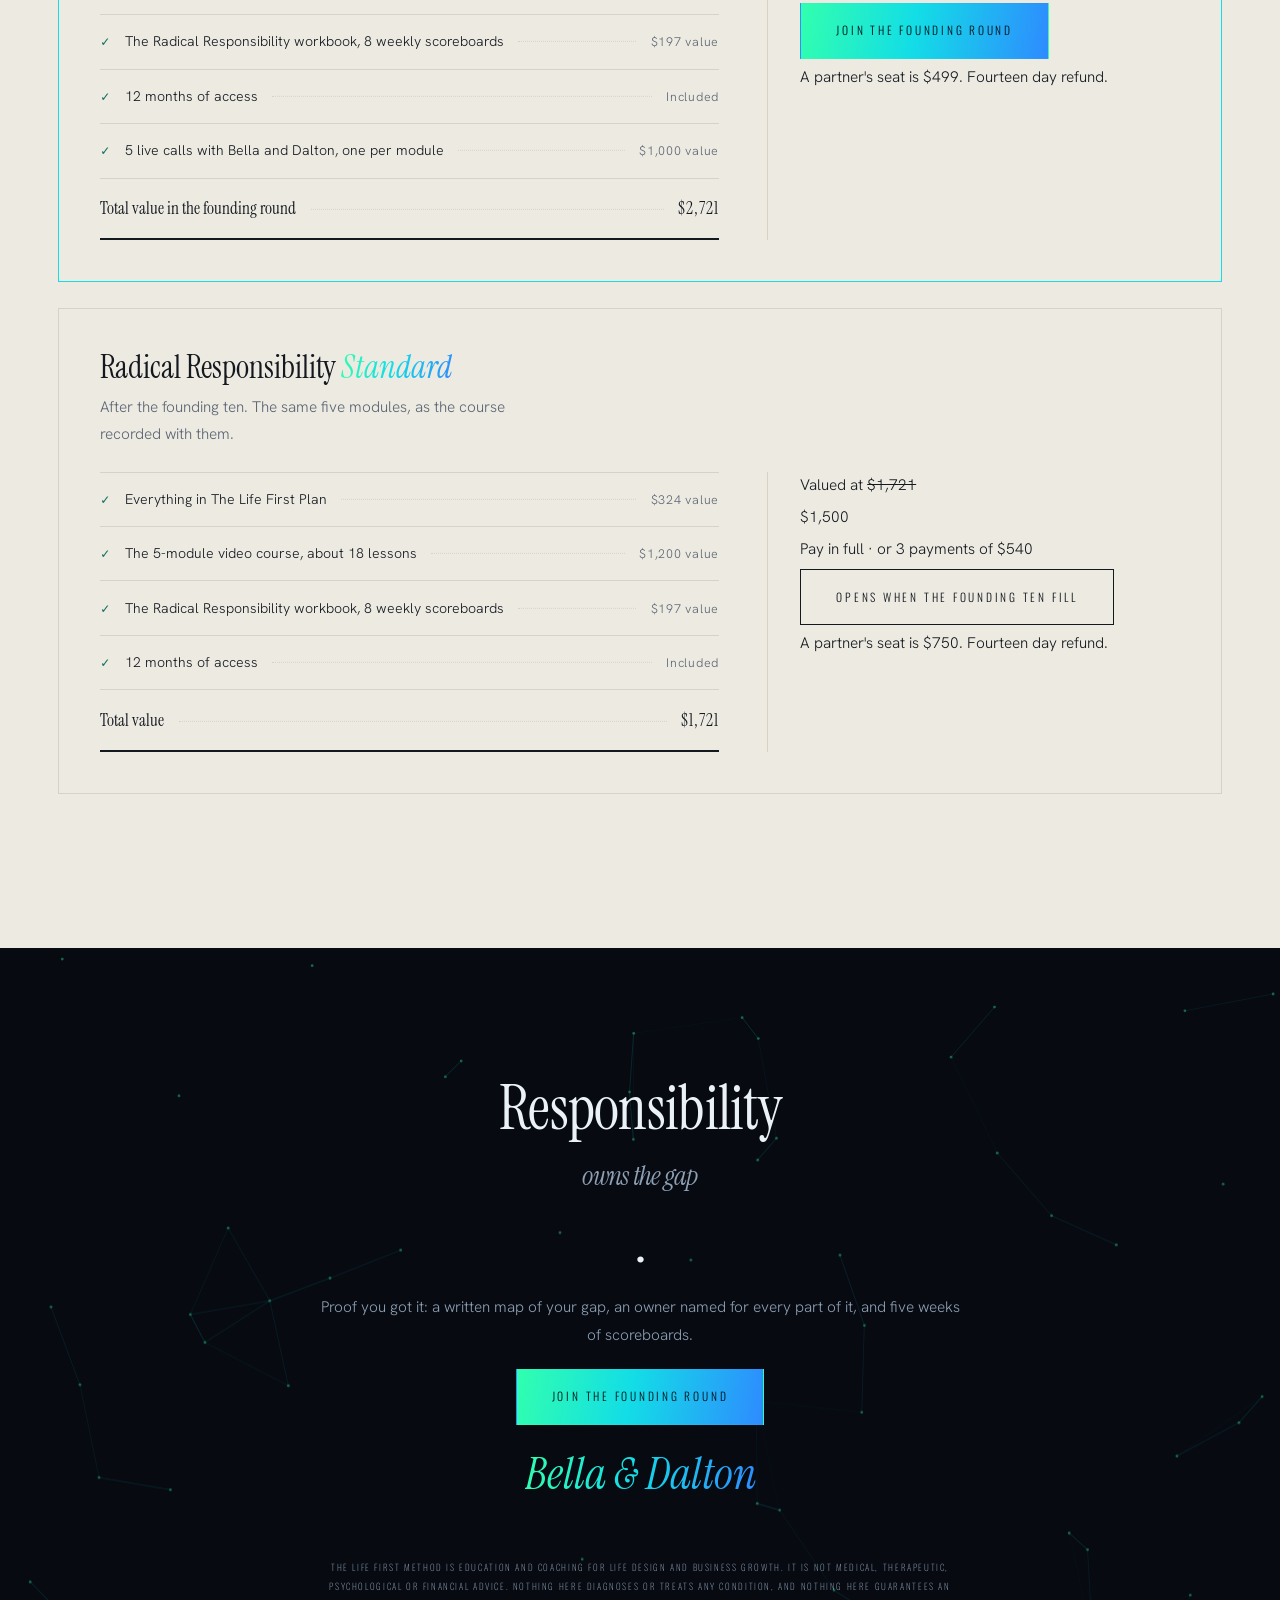
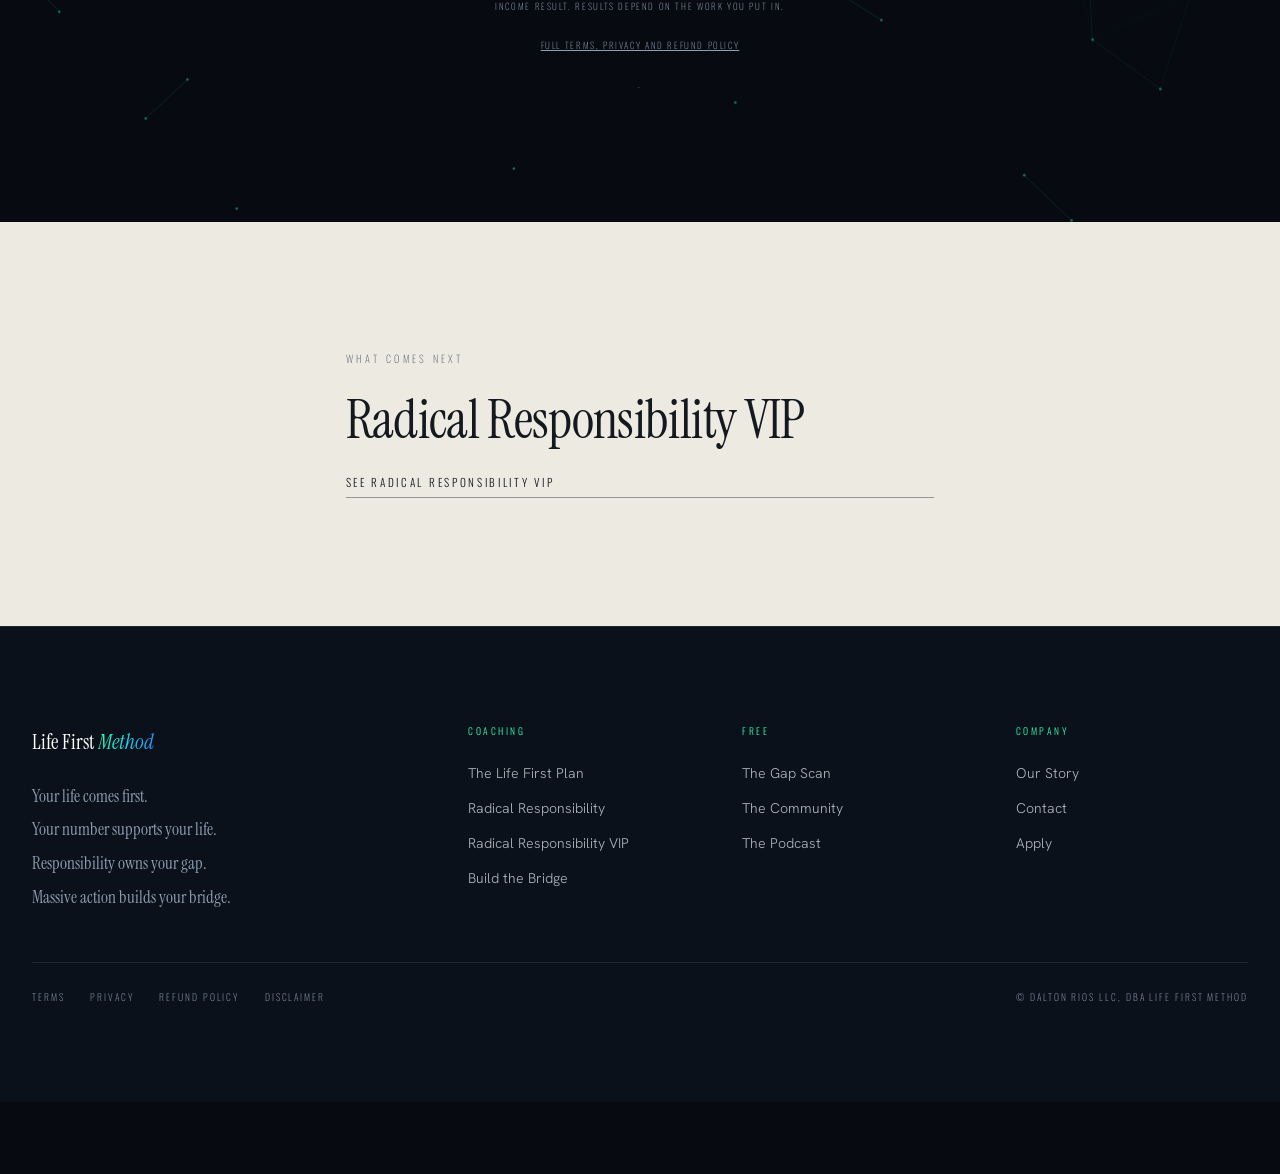
<file: radical.html>
<!doctype html><html lang="en"><head><meta charset="utf-8"><meta name="viewport" content="width=device-width,initial-scale=1,viewport-fit=cover"><title>Radical Responsibility | Life First Method</title><link rel="preconnect" href="https://fonts.gstatic.com" crossorigin><link href="https://fonts.googleapis.com/css2?family=Hanken+Grotesk:wght@300;400;500&family=Instrument+Serif:ital@0;1&family=Oswald:wght@200;300&display=swap" rel="stylesheet"><link rel="stylesheet" href="site.css"></head><body><div id="prog" aria-hidden="true"></div><nav><div class="bar"><a class="mark" href="index.html">Life First <i>Method</i></a><div class="tabs"><a href="index.html">Home</a><a href="work.html" aria-current="page">Coaching</a><a href="community.html">Community</a><a href="podcast.html">Podcast</a><a href="story.html">Our Story</a><a href="contact.html">Contact</a></div></div></nav><div class="offernav"><div class="bar"><div class="jump"><a href="#inside">What you get</a><a href="#system">Inside</a><a href="#invest">Investment</a><a href="#faq">Questions</a></div><a class="end" href="#invest">Radical Responsibility &rarr;</a></div></div>
<header class="phead"><canvas class="flow" data-alpha=".4" aria-hidden="true"></canvas><div class="wrap in" style="text-align:center">
  <p class="label rev" style="text-align:center">Level two</p>
  <h1 class="rev" style="--d:80ms;margin-inline:auto;text-align:center">Take ownership of where you are, <i>and move on</i>.</h1>
  <p class="sub rev" style="--d:160ms;margin-inline:auto;text-align:center">Five weeks to see exactly what stands between you and the life you designed, in you and around you, and to own every part of it.</p>
  <div class="rev" style="--d:260ms;max-width:44rem;margin:2.4rem auto 0"><div class="art wide"><canvas class="flow" data-alpha=".3" aria-hidden="true"></canvas><div class="glow" style="width:20rem;height:20rem;background:#13DDE6" aria-hidden="true"></div><span class="numeral">02</span><p class="cap">Radical Responsibility</p></div></div>
</div></header>
<div class="wrap" style="border-block:1px solid var(--line)"><div class="stats" style="padding-block:1.5rem"><div class="stat"><b style="font-size:clamp(1.1rem,2.4vw,1.5rem)">5 weeks</b><span>One module a week</span></div><div class="stat"><b style="font-size:clamp(1.1rem,2.4vw,1.5rem)">27 pages</b><span>Fillable workbook</span></div><div class="stat"><b style="font-size:clamp(1.1rem,2.4vw,1.5rem)">8</b><span>Weekly scoreboards</span></div><div class="stat"><b style="font-size:clamp(1.1rem,2.4vw,1.5rem)">12 months</b><span>Of access</span></div></div></div>

<section><div class="wrap cols">
  <div class="stack rev">
    <h2>Someone who knows their number, and is ready to stop circling and take full ownership of the distance.</h2>
    <p style="font-family:var(--serif);font-style:italic;font-size:clamp(1.15rem,2.2vw,1.5rem);color:var(--soft)">A partner's seat is half off.</p>
    <p class="soft measure">Or someone who has bought The Life First Plan and is ready for what comes after it. Five weeks, and every part of the distance ends up with a name against it.</p>
    <a class="btn btn-key" href="#invest" style="align-self:flex-start;margin-top:.6rem">Join the founding round</a>
  </div>
  <div class="rev" style="--d:120ms"><div class="art wide"><canvas class="flow" data-alpha=".35" aria-hidden="true"></canvas><div class="glow" style="width:20rem;height:20rem;background:#13DDE6" aria-hidden="true"></div><span class="numeral">&amp;</span><p class="cap">Radical Responsibility</p></div></div>
</div></section>

<div class="marq" aria-hidden="true"><div><span>You cannot change what you will not own. &nbsp;&bull;&nbsp; </span><span>You cannot change what you will not own. &nbsp;&bull;&nbsp; </span><span>You cannot change what you will not own. &nbsp;&bull;&nbsp; </span></div></div>

<section class="light" id="inside"><div class="wrap">
  <div class="numhead rev"><span class="ghost" aria-hidden="true">01</span><p class="no">No. 01 &nbsp;&mdash;&nbsp; What this gives you</p><h2>The moment it is yours, <i>it is yours to move</i>.</h2><p class="sub">Five weeks, one module a week, and a scoreboard that runs whether you felt like it or not.</p></div>
  <div class="feat"><div class="stack rev"><h3 style="font-size:clamp(1.3rem,2.6vw,1.9rem)">The gap is not out there. It is the edge of what the two of you have agreed is allowed.</h3><p class="soft">Module by module you name it: your number against today, the goals you inherited, what you do under pressure, who decides what, and the conversation you keep putting off.</p></div><div class="fimg rev" style="--d:120ms"><div class="art"><canvas class="flow" data-alpha=".35" aria-hidden="true"></canvas><div class="glow" style="width:20rem;height:20rem;background:#13DDE6" aria-hidden="true"></div><span class="numeral">01</span><p class="cap">Radical Responsibility</p></div></div></div><div class="feat"><div class="stack rev"><h3 style="font-size:clamp(1.3rem,2.6vw,1.9rem)">The founding round is the filming.</h3><p class="soft">The first ten members get all five modules taught live by both of us, five calls of sixty to seventy-five minutes. Those recordings become the course for everyone after. You get us in the room rather than a replay.</p></div><div class="fimg rev" style="--d:120ms"><div class="art"><canvas class="flow" data-alpha=".35" aria-hidden="true"></canvas><div class="glow" style="width:20rem;height:20rem;background:#13DDE6" aria-hidden="true"></div><span class="numeral">02</span><p class="cap">Radical Responsibility</p></div></div></div>
</div></section>

<section class="break"><canvas class="flow" data-alpha=".4" aria-hidden="true"></canvas><div class="in">
  <i class="rev">you can't change what you won't own.</i>
  <h2 class="rev" style="--d:140ms">The moment it is yours, it is yours to move.</h2>
  <a class="btn btn-key rev" style="--d:260ms" href="#invest">Join the founding round</a>
</div></section>

<section class="mid" id="system"><div class="wrap">
  <div class="numhead rev"><span class="ghost" aria-hidden="true">02</span><p class="no">No. 02 &nbsp;&mdash;&nbsp; What is inside</p><h2><i>Radical Responsibility</i>, module by module.</h2></div>
  <div class="acc rev"><details open><summary><span class="badge">01</span><h3>Where you really are</h3></summary><p>Your number against today, and each area of your life against how you want it to feel. Everything in plain facts and plain numbers.</p></details><details><summary><span class="badge">02</span><h3>What you believe</h3></summary><p>The goals you inherited, your money story, and the labels you still carry. You keep the ones that serve you and rewrite the rest.</p></details><details><summary><span class="badge">03</span><h3>How you stall</h3></summary><p>What you do under pressure when you freeze, and the move you make in the space between the feeling and the action.</p></details><details><summary><span class="badge">04</span><h3>Who is around you</h3></summary><p>The people you build with: who decides what, who handles the money, and the conversation you keep putting off.</p></details><details><summary><span class="badge">05</span><h3>Own it all</h3></summary><p>An owner named for every part of your gap, and one action a week.</p></details></div>
</div></section>

<section class="light"><div class="wrap"><div class="stats rev"><div class="stat"><b >5</b><span>Modules, one a week</span></div><div class="stat"><b >27</b><span>Page workbook</span></div><div class="stat"><b >8</b><span>Weekly scoreboards</span></div><div class="stat"><b >10</b><span>Founding seats</span></div></div></div></section>

<section><div class="wrap">
  <div class="numhead rev"><span class="ghost" aria-hidden="true">03</span><p class="no">No. 03 &nbsp;&mdash;&nbsp; Meet your coaches</p><h2>Both of us, <i>in every session</i>.</h2></div>
  <div class="coachgrid rev"><div class="coachcard"><div class="face"><canvas class="flow" data-alpha=".4" aria-hidden="true"></canvas><span>B</span></div><p class="nm">Bella</p><span class="rl">Certified life and business coach</span><p>Bella works the part most people skip, which is designing the life in enough detail that a real number can be attached to it. She studies the body at Life University and teaches yoga, and she brings that into the room. She is a coach rather than a therapist, and the work is practical.</p></div><div class="coachcard"><div class="face"><canvas class="flow" data-alpha=".4" aria-hidden="true"></canvas><span>D</span></div><p class="nm">Dalton</p><span class="rl">Certified life and business coach</span><p>Dalton built the Playbook the whole method runs on, and he works the income side: the offer, the pipeline math, and what it takes each week to close the distance. Both of us are in every session of the work we do one on one. That is the point of it.</p></div></div>
</div></section>

<section class="mid" id="faq"><div class="wrap">
  <div class="numhead rev"><span class="ghost" aria-hidden="true">04</span><p class="no">No. 04 &nbsp;&mdash;&nbsp; Before you decide</p><h2>The questions people <i>actually ask</i>.</h2></div>
  <div class="acc rev"><details><summary><span class="badge">?</span><h3>The course is not built yet. Why buy now?</h3></summary><p>That is the founding round. The first ten members get all five modules taught live by both of us, and those recordings become the course. You get us in the room rather than a replay.</p></details><details><summary><span class="badge">?</span><h3>Do we both have to buy?</h3></summary><p>A partner's seat is half off: $499 in the founding round, then $750.</p></details><details><summary><span class="badge">?</span><h3>Is there a payment plan?</h3></summary><p>Three payments of $359.</p></details><details><summary><span class="badge">?</span><h3>Do we need The Life First Plan first?</h3></summary><p>It is included as onboarding. If you already have it, you start at module one with the number you already built.</p></details><details><summary><span class="badge">?</span><h3>What if it is not for us?</h3></summary><p>Fourteen days. Go through the first module, and if it is the wrong thing we refund it.</p></details></div>
</div></section>

<section class="light" id="invest"><div class="wrap">
  <div class="numhead rev"><span class="ghost" aria-hidden="true">05</span><p class="no">No. 05 &nbsp;&mdash;&nbsp; Your investment options</p><h2>Everything included, <i>and what it is valued at</i>.</h2></div>
  <div class="plan hot rev"><span class="ribbon">First 10</span><p class="ptitle">Radical Responsibility <em>Founding</em></p><p class="soft" style="margin-top:.7rem;max-width:46ch">For the first ten members. Five live calls with both of us, one per module, and those recordings become the course.</p><div class="planbody"><div><div class="stackbox"><div class="srow"><span class="tick">&#10003;</span><span class="what">Everything in The Life First Plan</span><span class="dots"></span><span class="val">$324 value</span></div><div class="srow"><span class="tick">&#10003;</span><span class="what">The 5-module video course, about 18 lessons</span><span class="dots"></span><span class="val">$1,200 value</span></div><div class="srow"><span class="tick">&#10003;</span><span class="what">The Radical Responsibility workbook, 8 weekly scoreboards</span><span class="dots"></span><span class="val">$197 value</span></div><div class="srow"><span class="tick">&#10003;</span><span class="what">12 months of access</span><span class="dots"></span><span class="val">Included</span></div><div class="srow"><span class="tick">&#10003;</span><span class="what">5 live calls with Bella and Dalton, one per module</span><span class="dots"></span><span class="val">$1,000 value</span></div><div class="srow total"><span class="what">Total value in the founding round</span><span class="dots"></span><span class="val">$2,721</span></div></div></div><div class="priceside"><span class="was">Valued at <s>$2,721</s></span><span class="now">$997</span><span class="terms">Pay in full &middot; or 3 payments of $359</span><a class="btn btn-key" href="https://buy.stripe.com/aFaeVda4og7P78w2J1bV60b" rel="noopener">Join the founding round</a><p class="fine">A partner's seat is $499. Fourteen day refund.</p></div></div></div><div class="plan rev"><p class="ptitle">Radical Responsibility <em>Standard</em></p><p class="soft" style="margin-top:.7rem;max-width:46ch">After the founding ten. The same five modules, as the course recorded with them.</p><div class="planbody"><div><div class="stackbox"><div class="srow"><span class="tick">&#10003;</span><span class="what">Everything in The Life First Plan</span><span class="dots"></span><span class="val">$324 value</span></div><div class="srow"><span class="tick">&#10003;</span><span class="what">The 5-module video course, about 18 lessons</span><span class="dots"></span><span class="val">$1,200 value</span></div><div class="srow"><span class="tick">&#10003;</span><span class="what">The Radical Responsibility workbook, 8 weekly scoreboards</span><span class="dots"></span><span class="val">$197 value</span></div><div class="srow"><span class="tick">&#10003;</span><span class="what">12 months of access</span><span class="dots"></span><span class="val">Included</span></div><div class="srow total"><span class="what">Total value</span><span class="dots"></span><span class="val">$1,721</span></div></div></div><div class="priceside"><span class="was">Valued at <s>$1,721</s></span><span class="now">$1,500</span><span class="terms">Pay in full &middot; or 3 payments of $540</span><a class="btn" href="#faq">Opens when the founding ten fill</a><p class="fine">A partner's seat is $750. Fourteen day refund.</p></div></div></div>
</div></section>

<section class="break"><canvas class="flow" data-alpha=".35" aria-hidden="true"></canvas><div class="in">
  <h2 class="rev">Responsibility <i>owns the gap</i>.</h2>
  <p class="soft rev" style="--d:140ms">Proof you got it: a written map of your gap, an owner named for every part of it, and five weeks of scoreboards.</p>
  <a class="btn btn-key rev" style="--d:240ms" href="#invest">Join the founding round</a>
  <p class="sig rev" style="--d:320ms">Bella &amp; Dalton</p>
  <p class="fineprint rev" style="--d:400ms">The Life First Method is education and coaching for life design and business growth. It is not medical, therapeutic, psychological or financial advice. Nothing here diagnoses or treats any condition, and nothing here guarantees an income result. Results depend on the work you put in. <a href="legal.html" style="color:inherit">Full terms, privacy and refund policy</a>.</p>
</div></section>
<section class="light"><div class="wrap stack rev" style="max-width:40rem"><p class="label">What comes next</p><h2>Radical Responsibility VIP</h2><a class="link" href="vip.html">See Radical Responsibility VIP</a></div></section><footer id="contact">
  <div class="fgrid">
    <div><a class="mark" href="index.html">Life First <i>Method</i></a>
      <p class="fman">Your life comes first.<br>Your number supports your life.<br>Responsibility owns your gap.<br>Massive action builds your bridge.</p></div>
    <div class="fcol"><h4>Coaching</h4><a href="plan.html">The Life First Plan</a><a href="radical.html">Radical Responsibility</a><a href="vip.html">Radical Responsibility VIP</a><a href="bridge.html">Build the Bridge</a></div>
    <div class="fcol"><h4>Free</h4><a href="index.html#scan">The Gap Scan</a><a href="community.html">The Community</a><a href="podcast.html">The Podcast</a></div>
    <div class="fcol"><h4>Company</h4><a href="story.html">Our Story</a><a href="contact.html">Contact</a><a href="bridge.html#faq">Apply</a></div>
  </div>
  <div class="legal" id="legal"><a href="legal.html#terms">Terms</a><a href="legal.html#privacy">Privacy</a><a href="legal.html#refund">Refund Policy</a><a href="legal.html#disclaimer">Disclaimer</a>
    <span style="margin-left:auto">&copy; Dalton Rios LLC, DBA Life First Method</span></div>
</footer><div class="rail"><div class="bar"><p class="txt">Radical Responsibility <b>$997</b> <span>&middot; founding, first 10</span></p><a class="btn btn-key" href="#invest">See what you get</a></div></div><script src="site.js"></script></body></html>
</file>
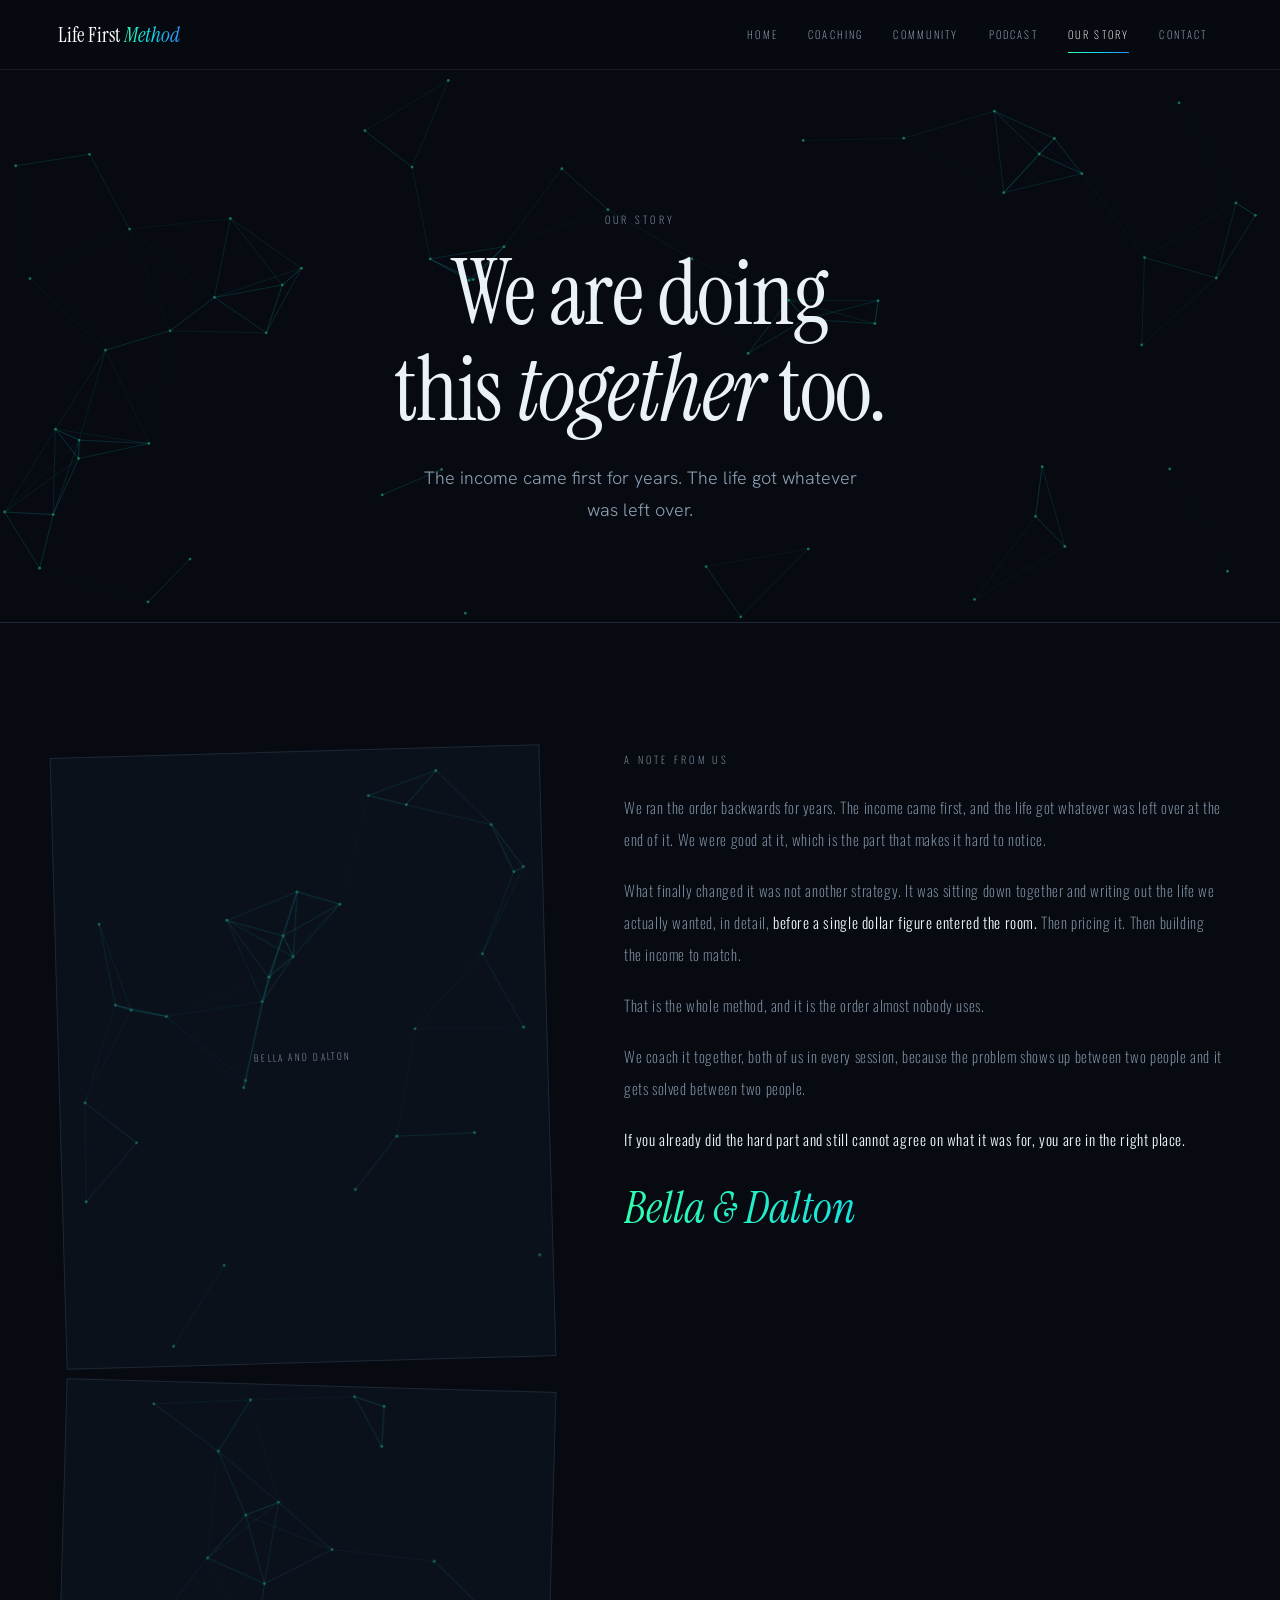
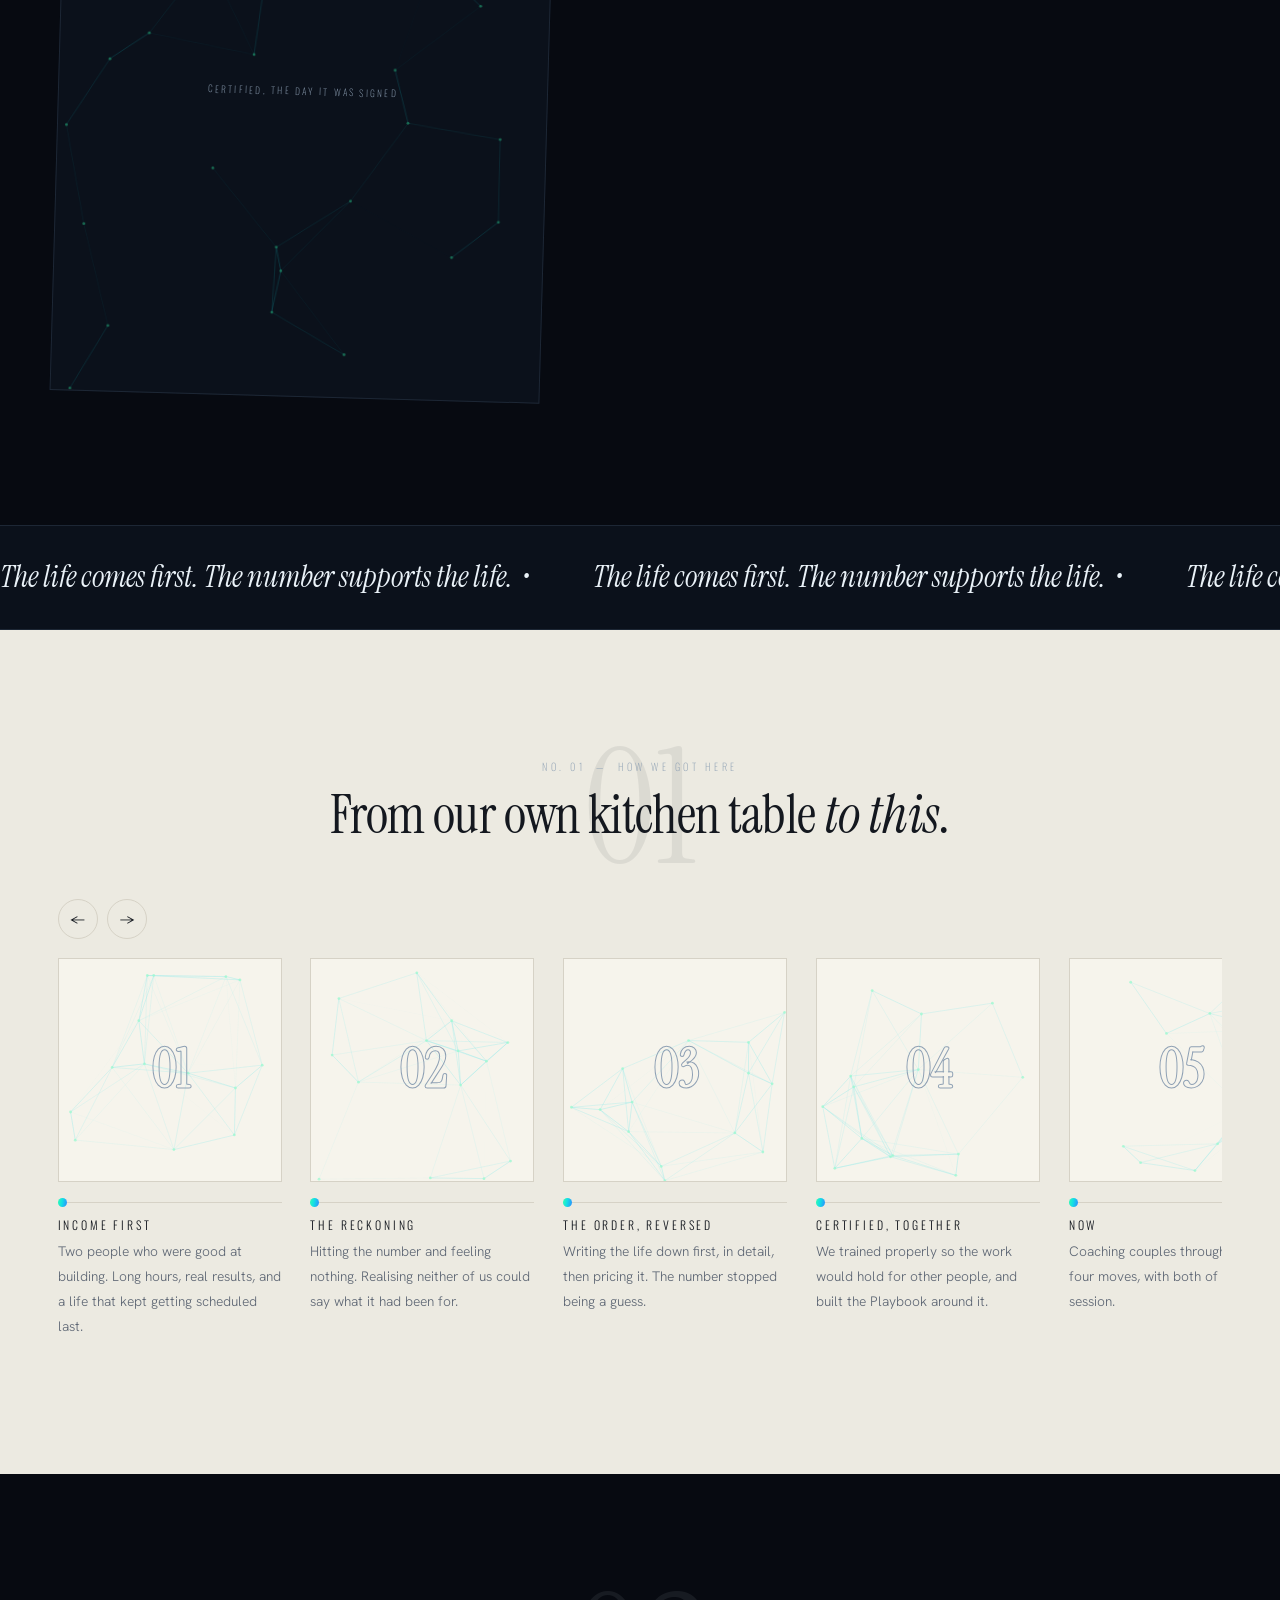
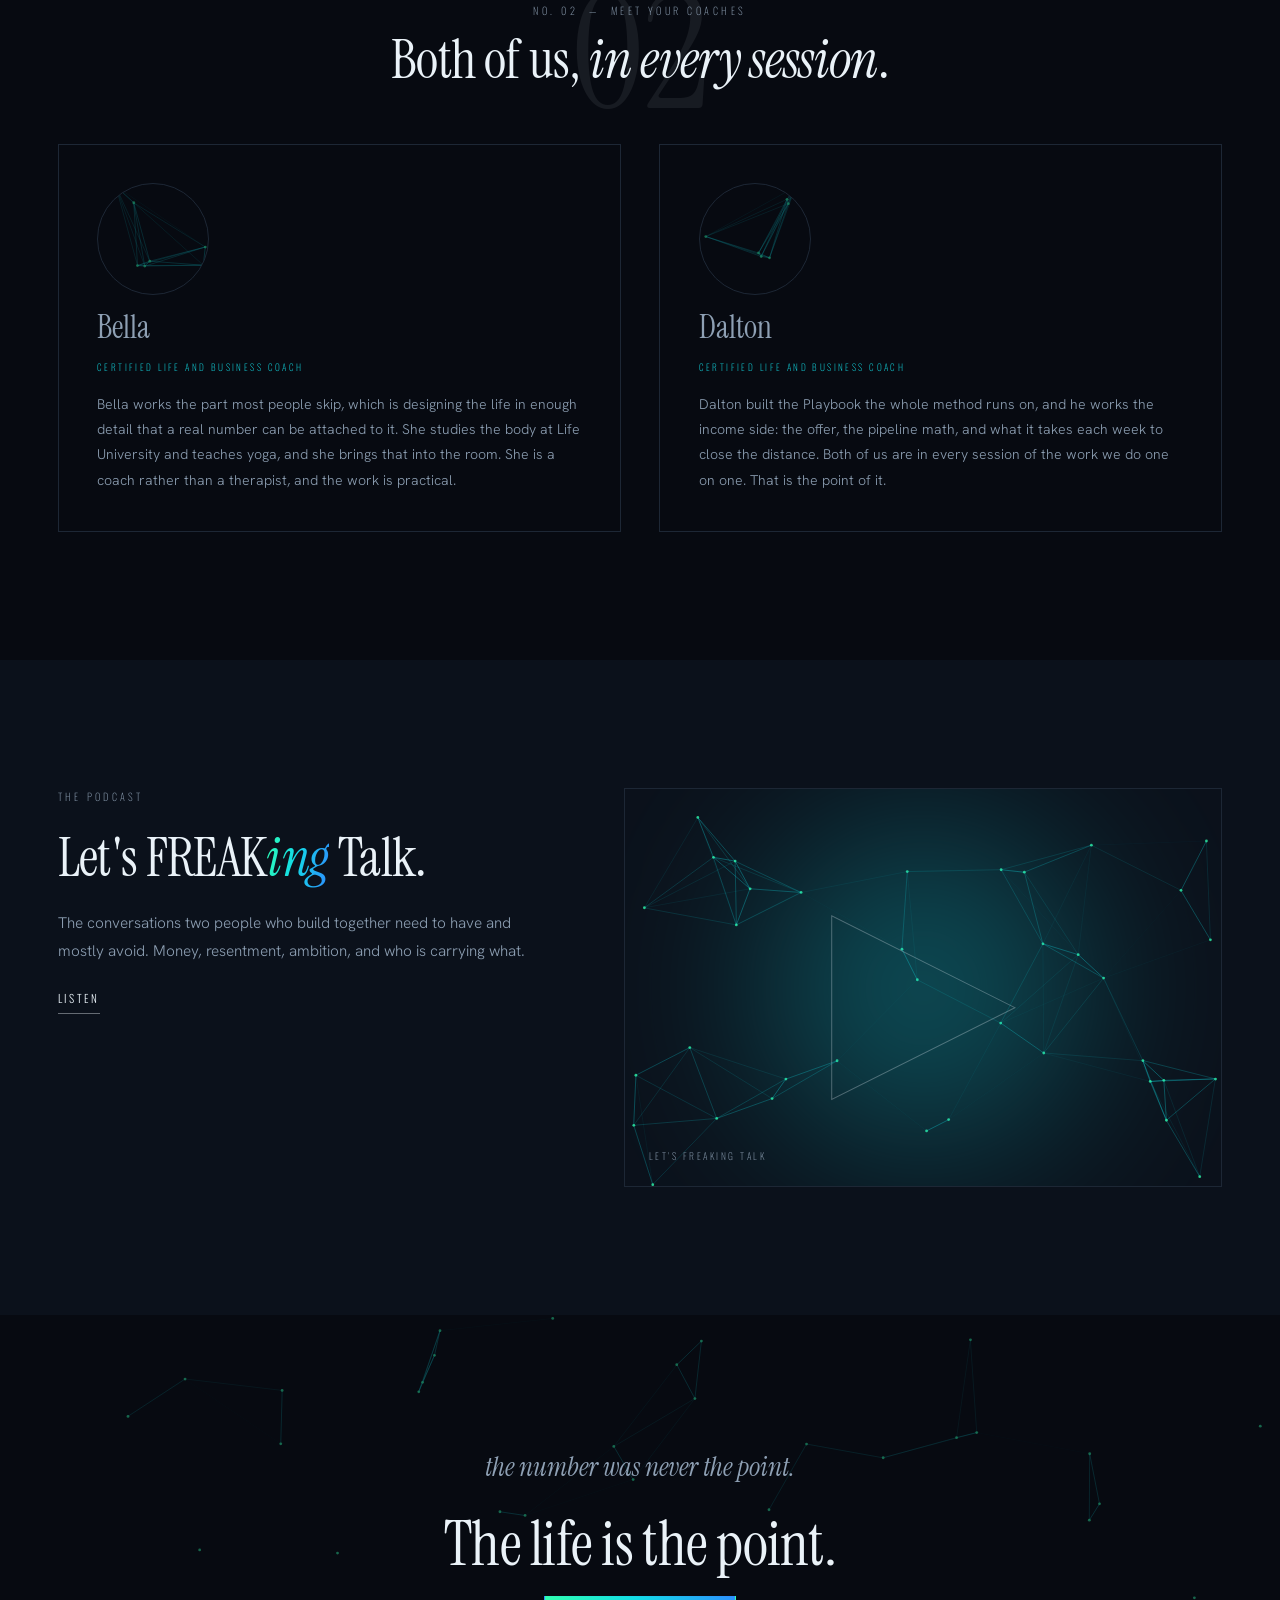
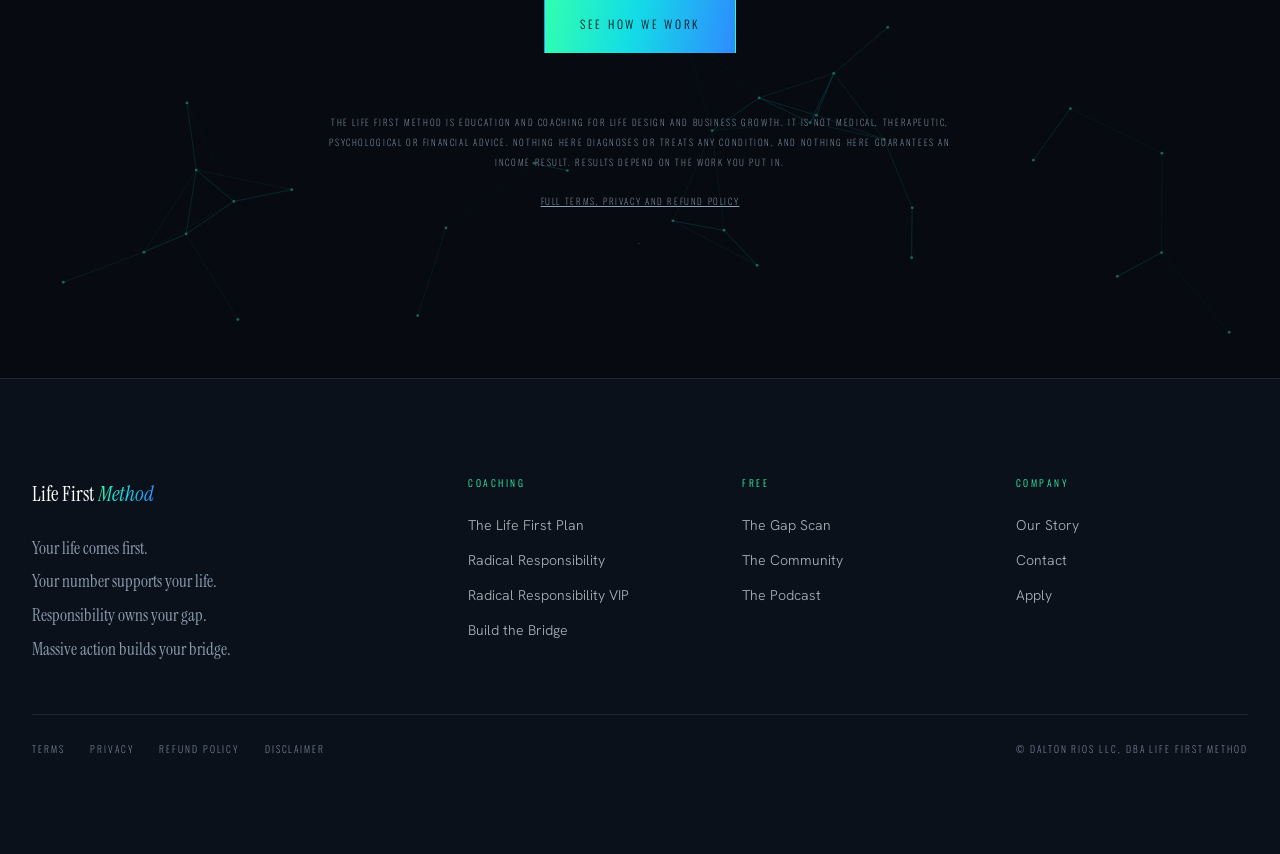
<file: story.html>
<!doctype html><html lang="en"><head><meta charset="utf-8"><meta name="viewport" content="width=device-width,initial-scale=1,viewport-fit=cover"><title>Our Story | Life First Method</title><link rel="preconnect" href="https://fonts.gstatic.com" crossorigin><link href="https://fonts.googleapis.com/css2?family=Hanken+Grotesk:wght@300;400;500&family=Instrument+Serif:ital@0;1&family=Oswald:wght@200;300&display=swap" rel="stylesheet"><link rel="stylesheet" href="site.css"></head><body><div id="prog" aria-hidden="true"></div><nav><div class="bar"><a class="mark" href="index.html">Life First <i>Method</i></a><div class="tabs"><a href="index.html">Home</a><a href="work.html">Coaching</a><a href="community.html">Community</a><a href="podcast.html">Podcast</a><a href="story.html" aria-current="page">Our Story</a><a href="contact.html">Contact</a></div></div></nav>
<header class="phead"><canvas class="flow" data-alpha=".4" aria-hidden="true"></canvas><div class="wrap in" style="text-align:center">
  <p class="label rev" style="text-align:center">Our story</p>
  <h1 class="rev" style="--d:80ms;margin-inline:auto;text-align:center">We are doing this <i>together</i> too.</h1>
  <p class="sub rev" style="--d:160ms;margin-inline:auto;text-align:center">The income came first for years. The life got whatever was left over.</p>
</div></header>

<section><div class="wrap cols">
  <div class="slots rev">
    <div class="slot"><canvas class="flow" data-alpha=".4" aria-hidden="true"></canvas><span>Bella and Dalton</span></div>
    <div class="slot"><canvas class="flow" data-alpha=".4" aria-hidden="true"></canvas><span>Certified, the day it was signed</span></div>
  </div>
  <div class="stack rev" style="--d:120ms">
    <p class="label">A note from us</p>
    <div class="typed">
      <p>We ran the order backwards for years. The income came first, and the life got whatever was left over at the end of it. We were good at it, which is the part that makes it hard to notice.</p>
      <p>What finally changed it was not another strategy. It was sitting down together and writing out the life we actually wanted, in detail, <b>before a single dollar figure entered the room.</b> Then pricing it. Then building the income to match.</p>
      <p>That is the whole method, and it is the order almost nobody uses.</p>
      <p>We coach it together, both of us in every session, because the problem shows up between two people and it gets solved between two people.</p>
      <p><b>If you already did the hard part and still cannot agree on what it was for, you are in the right place.</b></p>
    </div>
    <p class="sig">Bella &amp; Dalton</p>
  </div>
</div></section>

<div class="marq" aria-hidden="true"><div><span>The life comes first. The number supports the life. &nbsp;&bull;&nbsp; </span><span>The life comes first. The number supports the life. &nbsp;&bull;&nbsp; </span><span>The life comes first. The number supports the life. &nbsp;&bull;&nbsp; </span></div></div>

<section class="light"><div class="wrap"><div class="numhead rev"><span class="ghost" aria-hidden="true">01</span><p class="no">No. 01 &nbsp;&mdash;&nbsp; How we got here</p><h2>From our own kitchen table <i>to this</i>.</h2></div>
  <div class="reelNav rev"><button type="button" id="reelPrev" aria-label="Previous chapter">&larr;</button><button type="button" id="reelNext" aria-label="Next chapter">&rarr;</button></div>
  <div class="reelRow rev" id="reelRow"><div class="chapter"><div class="sh"><canvas class="flow" data-alpha=".4" aria-hidden="true"></canvas><b>01</b></div><div class="dot"></div><h3>Income first</h3><p>Two people who were good at building. Long hours, real results, and a life that kept getting scheduled last.</p></div><div class="chapter"><div class="sh"><canvas class="flow" data-alpha=".4" aria-hidden="true"></canvas><b>02</b></div><div class="dot"></div><h3>The reckoning</h3><p>Hitting the number and feeling nothing. Realising neither of us could say what it had been for.</p></div><div class="chapter"><div class="sh"><canvas class="flow" data-alpha=".4" aria-hidden="true"></canvas><b>03</b></div><div class="dot"></div><h3>The order, reversed</h3><p>Writing the life down first, in detail, then pricing it. The number stopped being a guess.</p></div><div class="chapter"><div class="sh"><canvas class="flow" data-alpha=".4" aria-hidden="true"></canvas><b>04</b></div><div class="dot"></div><h3>Certified, together</h3><p>We trained properly so the work would hold for other people, and built the Playbook around it.</p></div><div class="chapter"><div class="sh"><canvas class="flow" data-alpha=".4" aria-hidden="true"></canvas><b>05</b></div><div class="dot"></div><h3>Now</h3><p>Coaching couples through the same four moves, with both of us in every session.</p></div></div>
</div></section>

<section><div class="wrap"><div class="numhead rev"><span class="ghost" aria-hidden="true">02</span><p class="no">No. 02 &nbsp;&mdash;&nbsp; Meet your coaches</p><h2>Both of us, <i>in every session</i>.</h2></div><div class="coachgrid rev"><div class="coachcard"><div class="face"><canvas class="flow" data-alpha=".4" aria-hidden="true"></canvas><span>B</span></div><p class="nm">Bella</p><span class="rl">Certified life and business coach</span><p>Bella works the part most people skip, which is designing the life in enough detail that a real number can be attached to it. She studies the body at Life University and teaches yoga, and she brings that into the room. She is a coach rather than a therapist, and the work is practical.</p></div><div class="coachcard"><div class="face"><canvas class="flow" data-alpha=".4" aria-hidden="true"></canvas><span>D</span></div><p class="nm">Dalton</p><span class="rl">Certified life and business coach</span><p>Dalton built the Playbook the whole method runs on, and he works the income side: the offer, the pipeline math, and what it takes each week to close the distance. Both of us are in every session of the work we do one on one. That is the point of it.</p></div></div></div></section>

<section class="mid"><div class="wrap cols">
  <div class="stack rev">
    <p class="label">The podcast</p>
    <h2>Let's FREAK<i class="grad">ing</i> Talk.</h2>
    <p class="soft measure">The conversations two people who build together need to have and mostly avoid. Money, resentment, ambition, and who is carrying what.</p>
    <a class="link" href="index.html" style="align-self:flex-start">Listen</a>
  </div>
  <div class="rev" style="--d:120ms"><div class="art wide"><canvas class="flow" data-alpha=".35" aria-hidden="true"></canvas><div class="glow" style="width:20rem;height:20rem;background:#13DDE6" aria-hidden="true"></div><span class="numeral">&#9654;</span><p class="cap">Let's FREAKing Talk</p></div></div>
</div></section>

<section class="break"><canvas class="flow" data-alpha=".35" aria-hidden="true"></canvas><div class="in">
  <i class="rev">the number was never the point.</i>
  <h2 class="rev" style="--d:140ms">The life is the point.</h2>
  <a class="btn btn-key rev" style="--d:260ms" href="work.html">See how we work</a>
  <p class="fineprint rev" style="--d:340ms">The Life First Method is education and coaching for life design and business growth. It is not medical, therapeutic, psychological or financial advice. Nothing here diagnoses or treats any condition, and nothing here guarantees an income result. Results depend on the work you put in. <a href="legal.html" style="color:inherit">Full terms, privacy and refund policy</a>.</p>
</div></section><footer id="contact">
  <div class="fgrid">
    <div><a class="mark" href="index.html">Life First <i>Method</i></a>
      <p class="fman">Your life comes first.<br>Your number supports your life.<br>Responsibility owns your gap.<br>Massive action builds your bridge.</p></div>
    <div class="fcol"><h4>Coaching</h4><a href="plan.html">The Life First Plan</a><a href="radical.html">Radical Responsibility</a><a href="vip.html">Radical Responsibility VIP</a><a href="bridge.html">Build the Bridge</a></div>
    <div class="fcol"><h4>Free</h4><a href="index.html#scan">The Gap Scan</a><a href="community.html">The Community</a><a href="podcast.html">The Podcast</a></div>
    <div class="fcol"><h4>Company</h4><a href="story.html">Our Story</a><a href="contact.html">Contact</a><a href="bridge.html#faq">Apply</a></div>
  </div>
  <div class="legal" id="legal"><a href="legal.html#terms">Terms</a><a href="legal.html#privacy">Privacy</a><a href="legal.html#refund">Refund Policy</a><a href="legal.html#disclaimer">Disclaimer</a>
    <span style="margin-left:auto">&copy; Dalton Rios LLC, DBA Life First Method</span></div>
</footer><script src="site.js"></script></body></html>
</file>
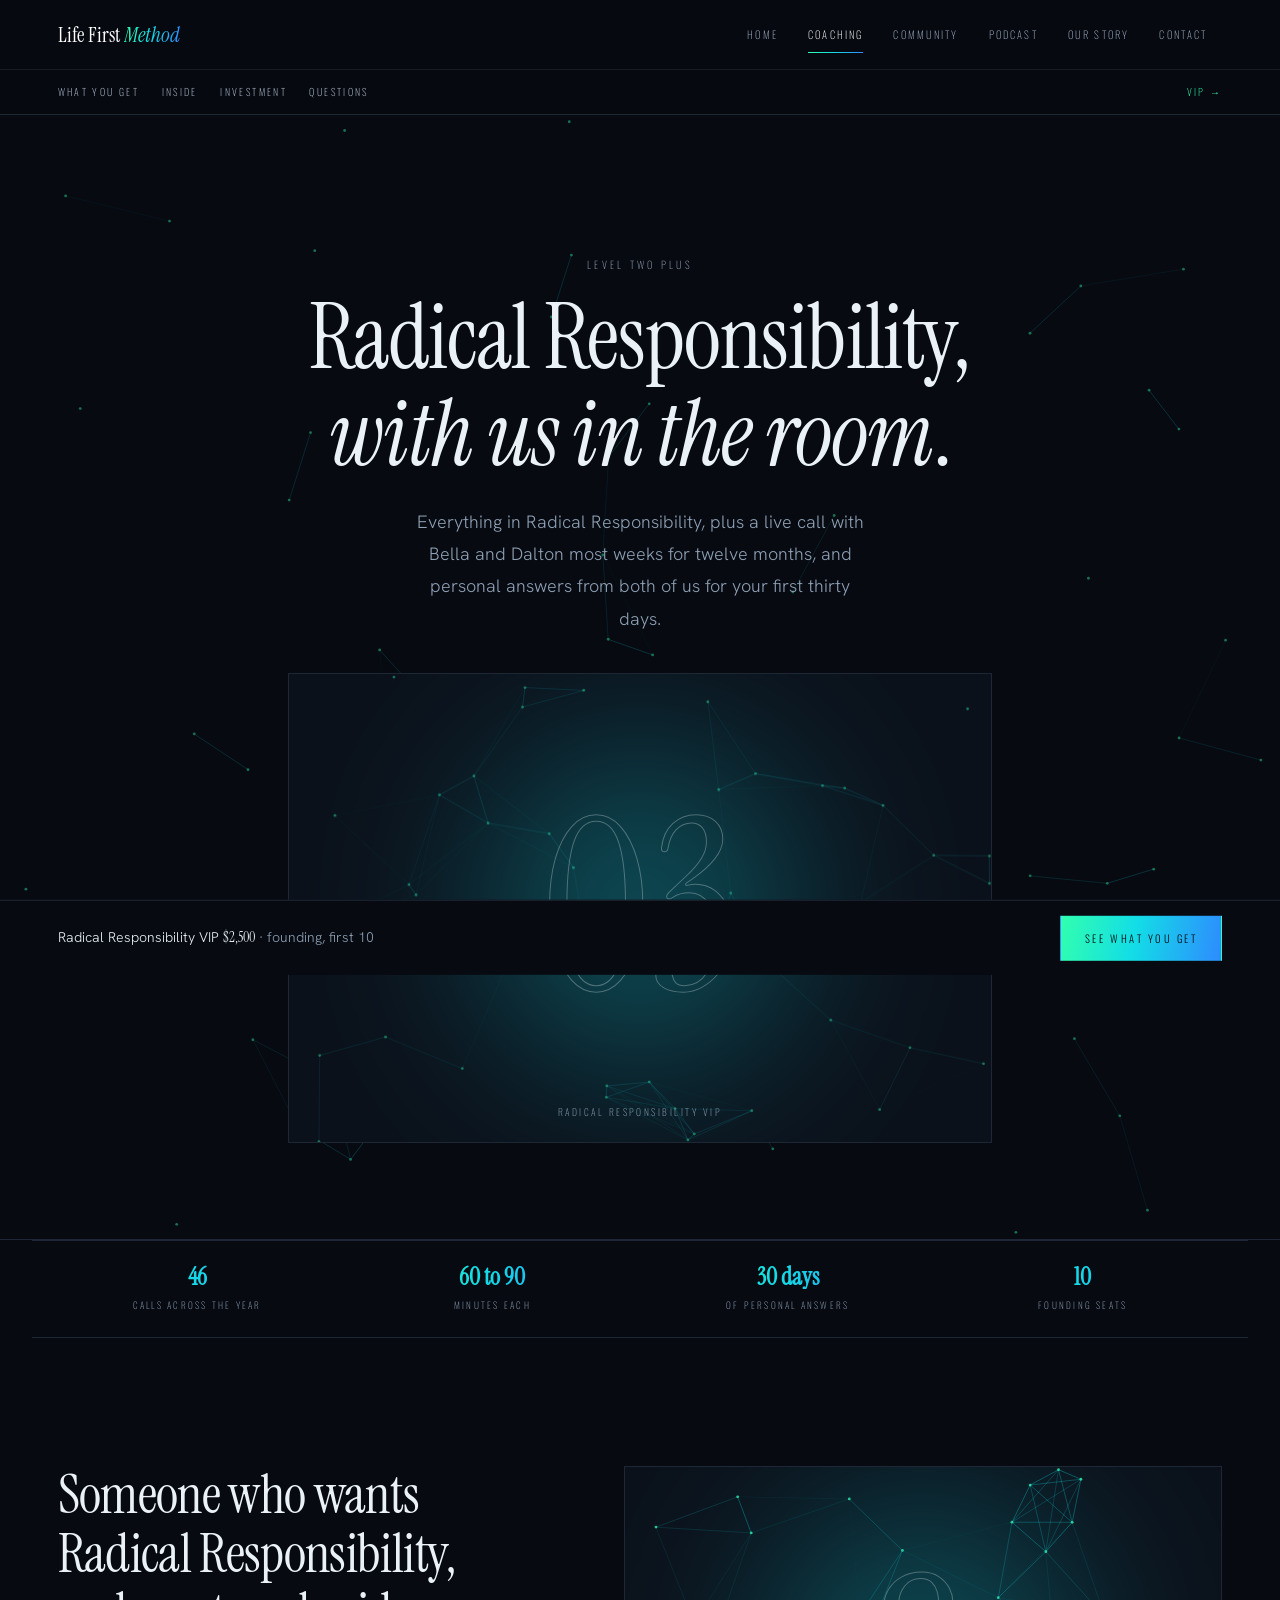
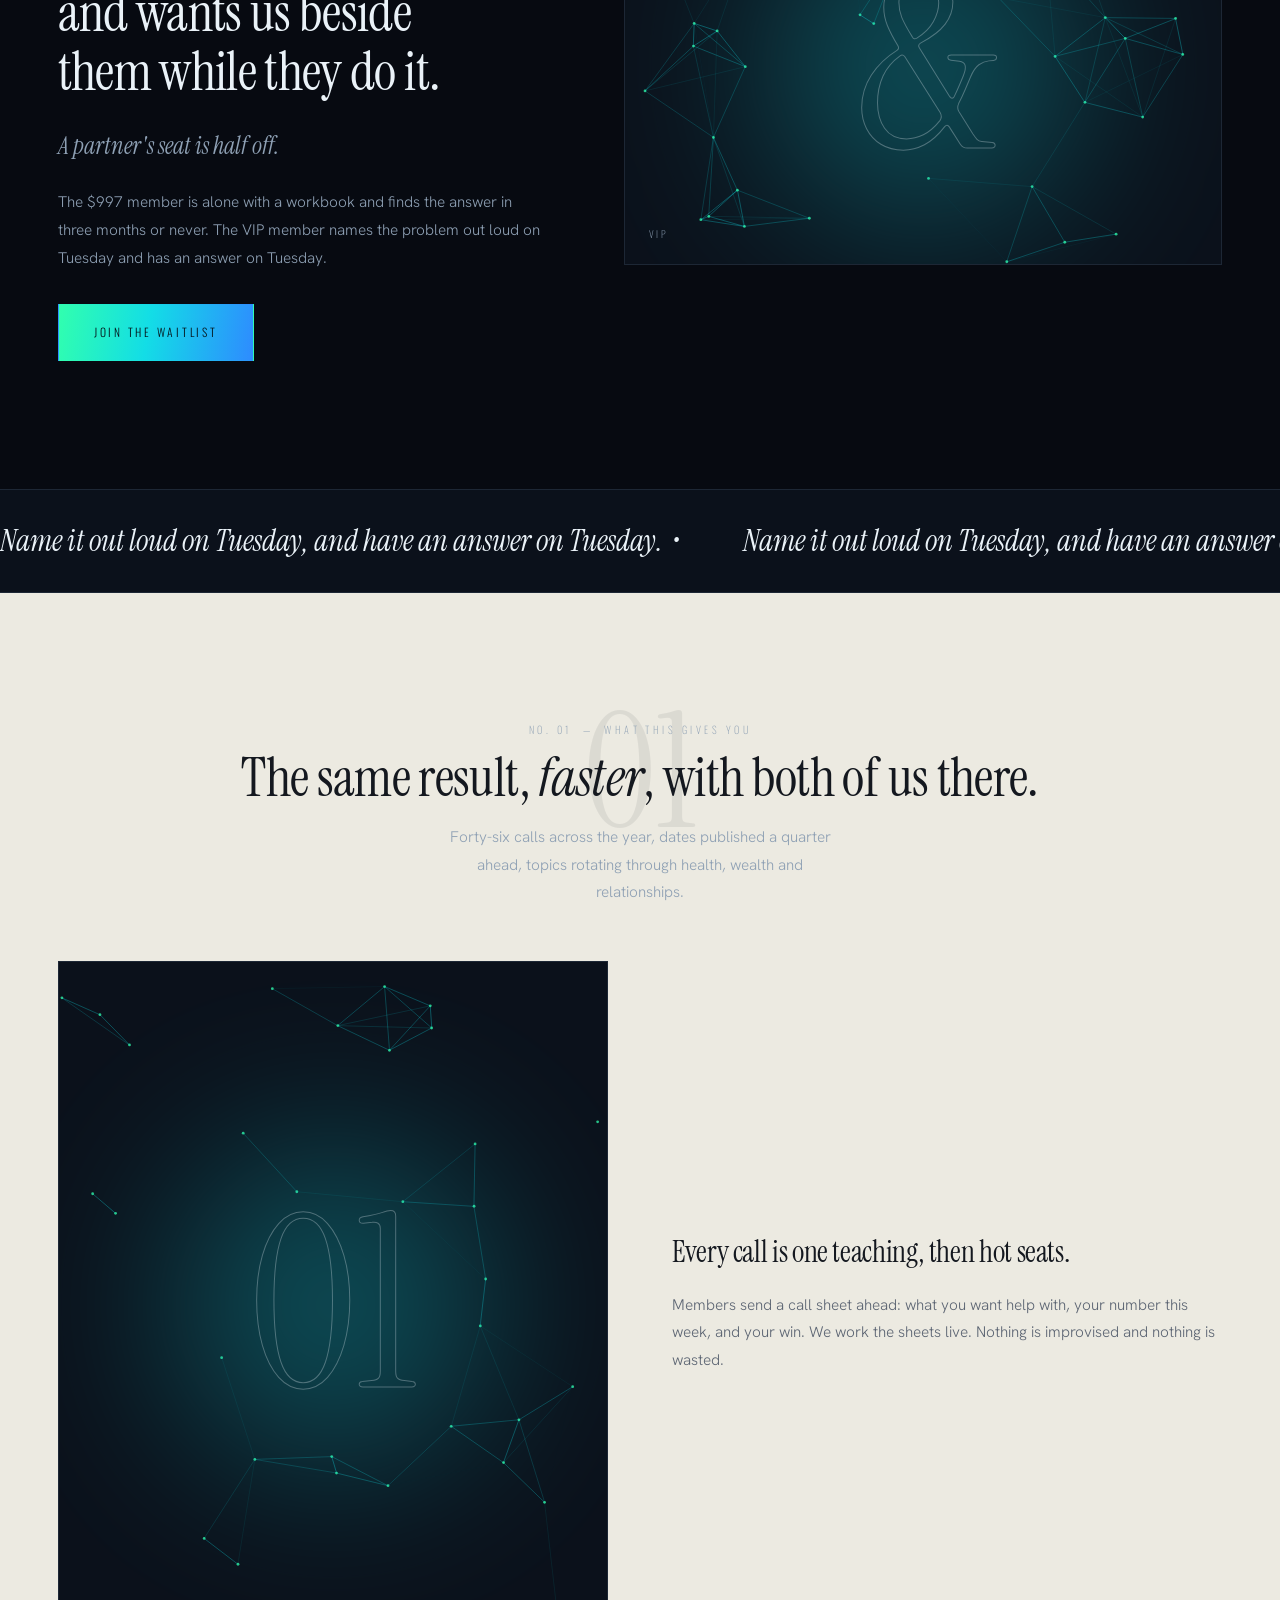
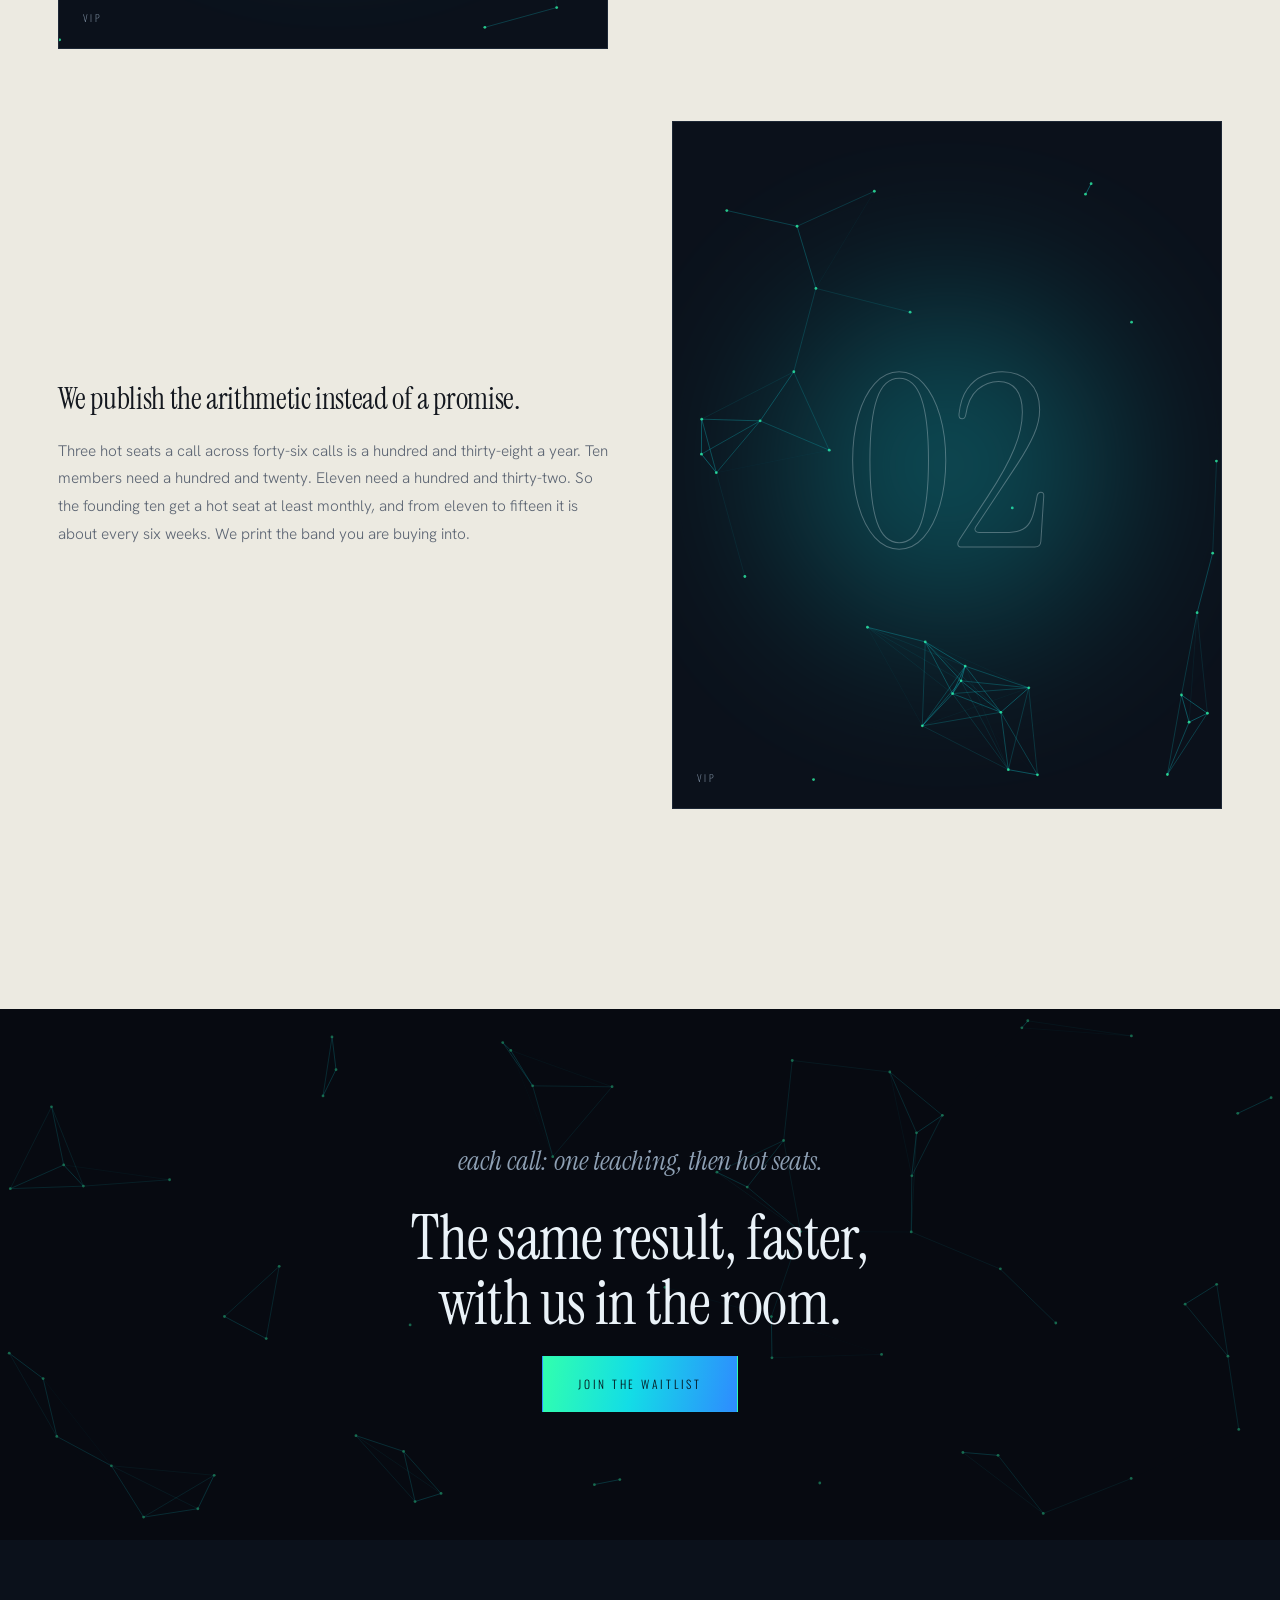
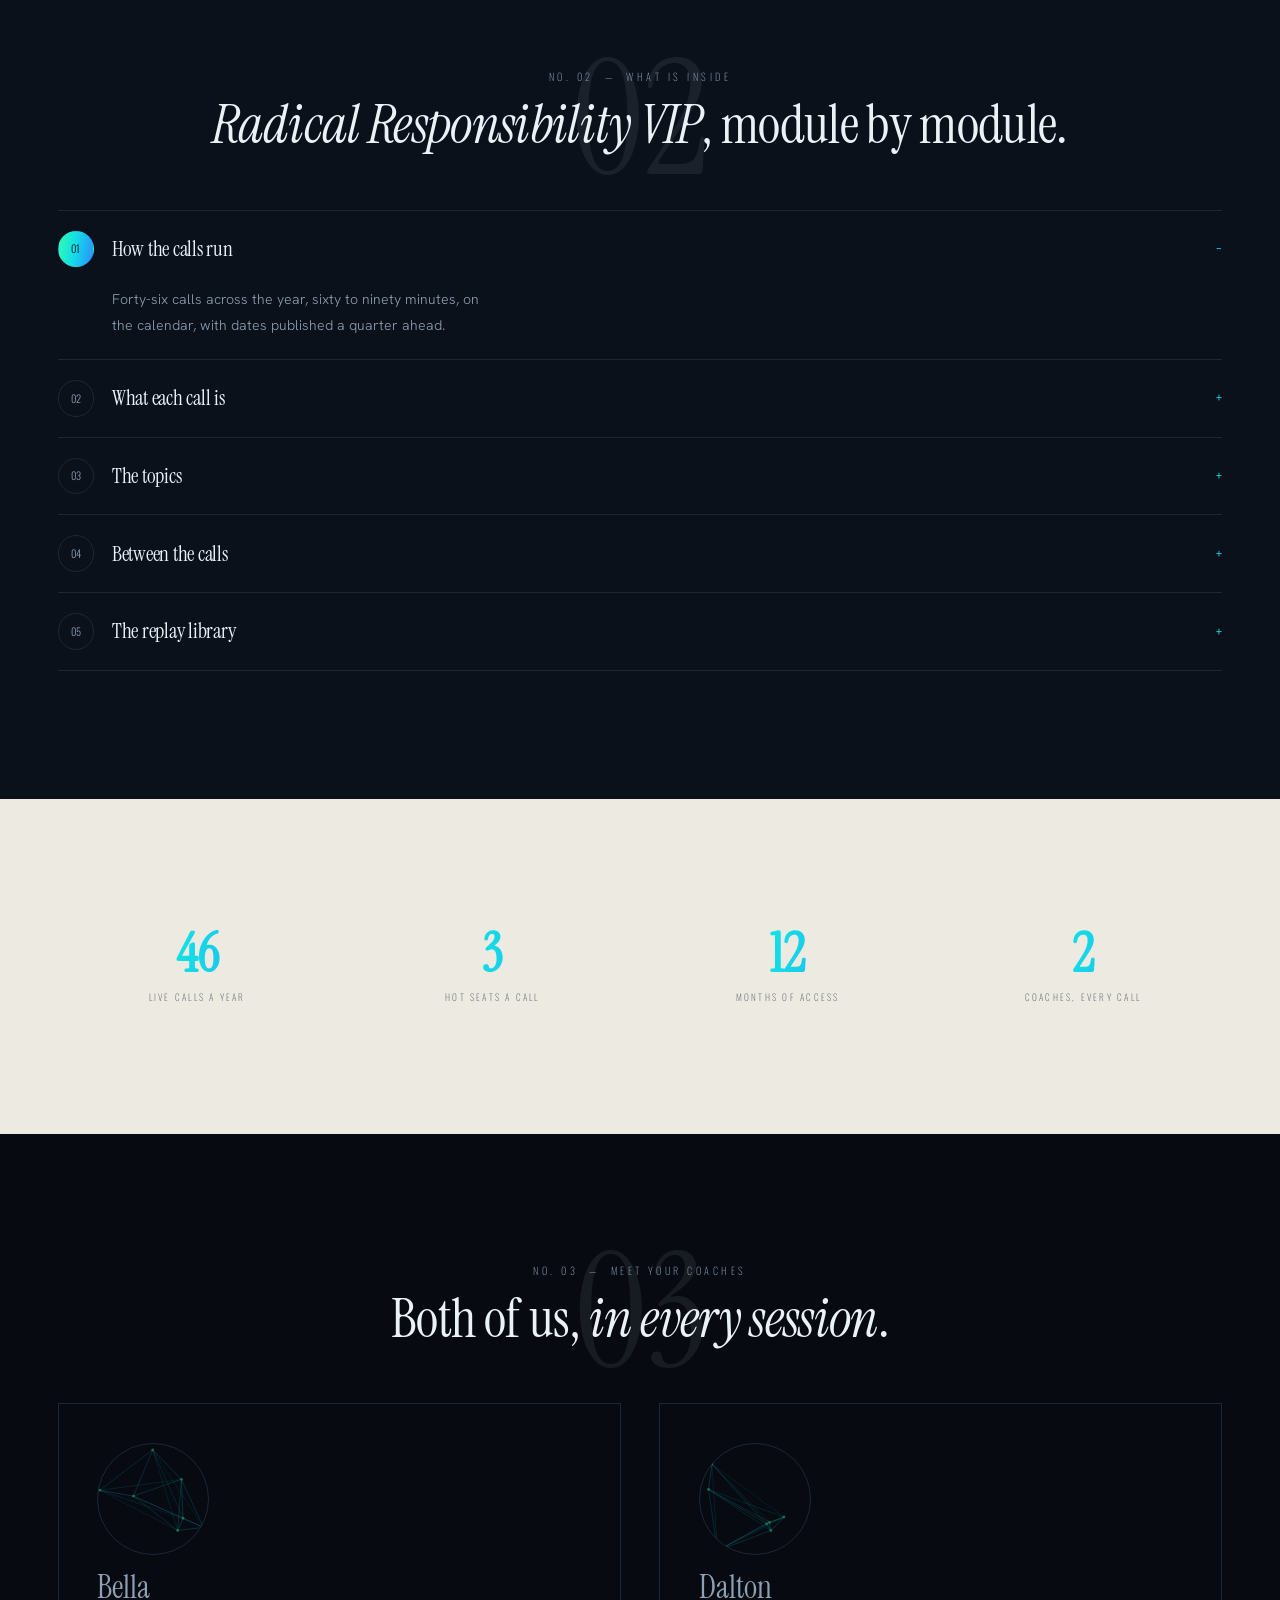
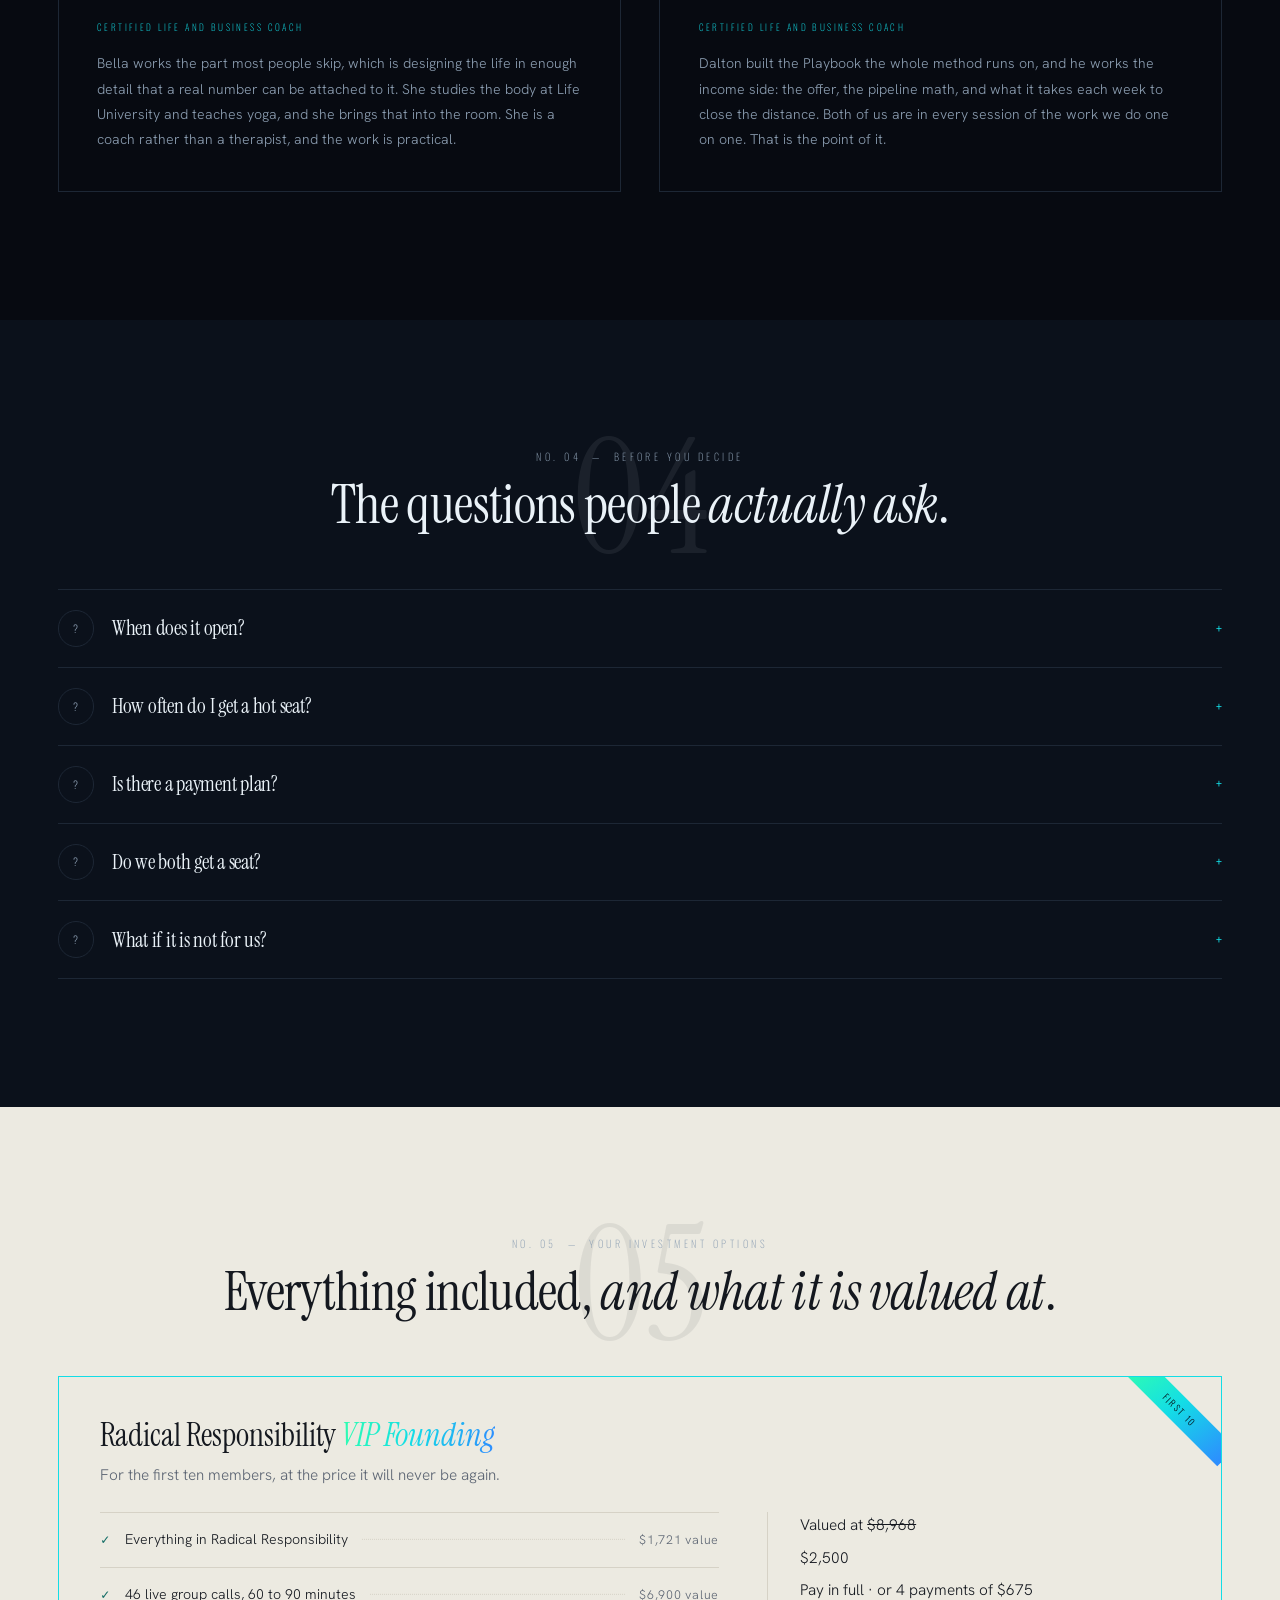
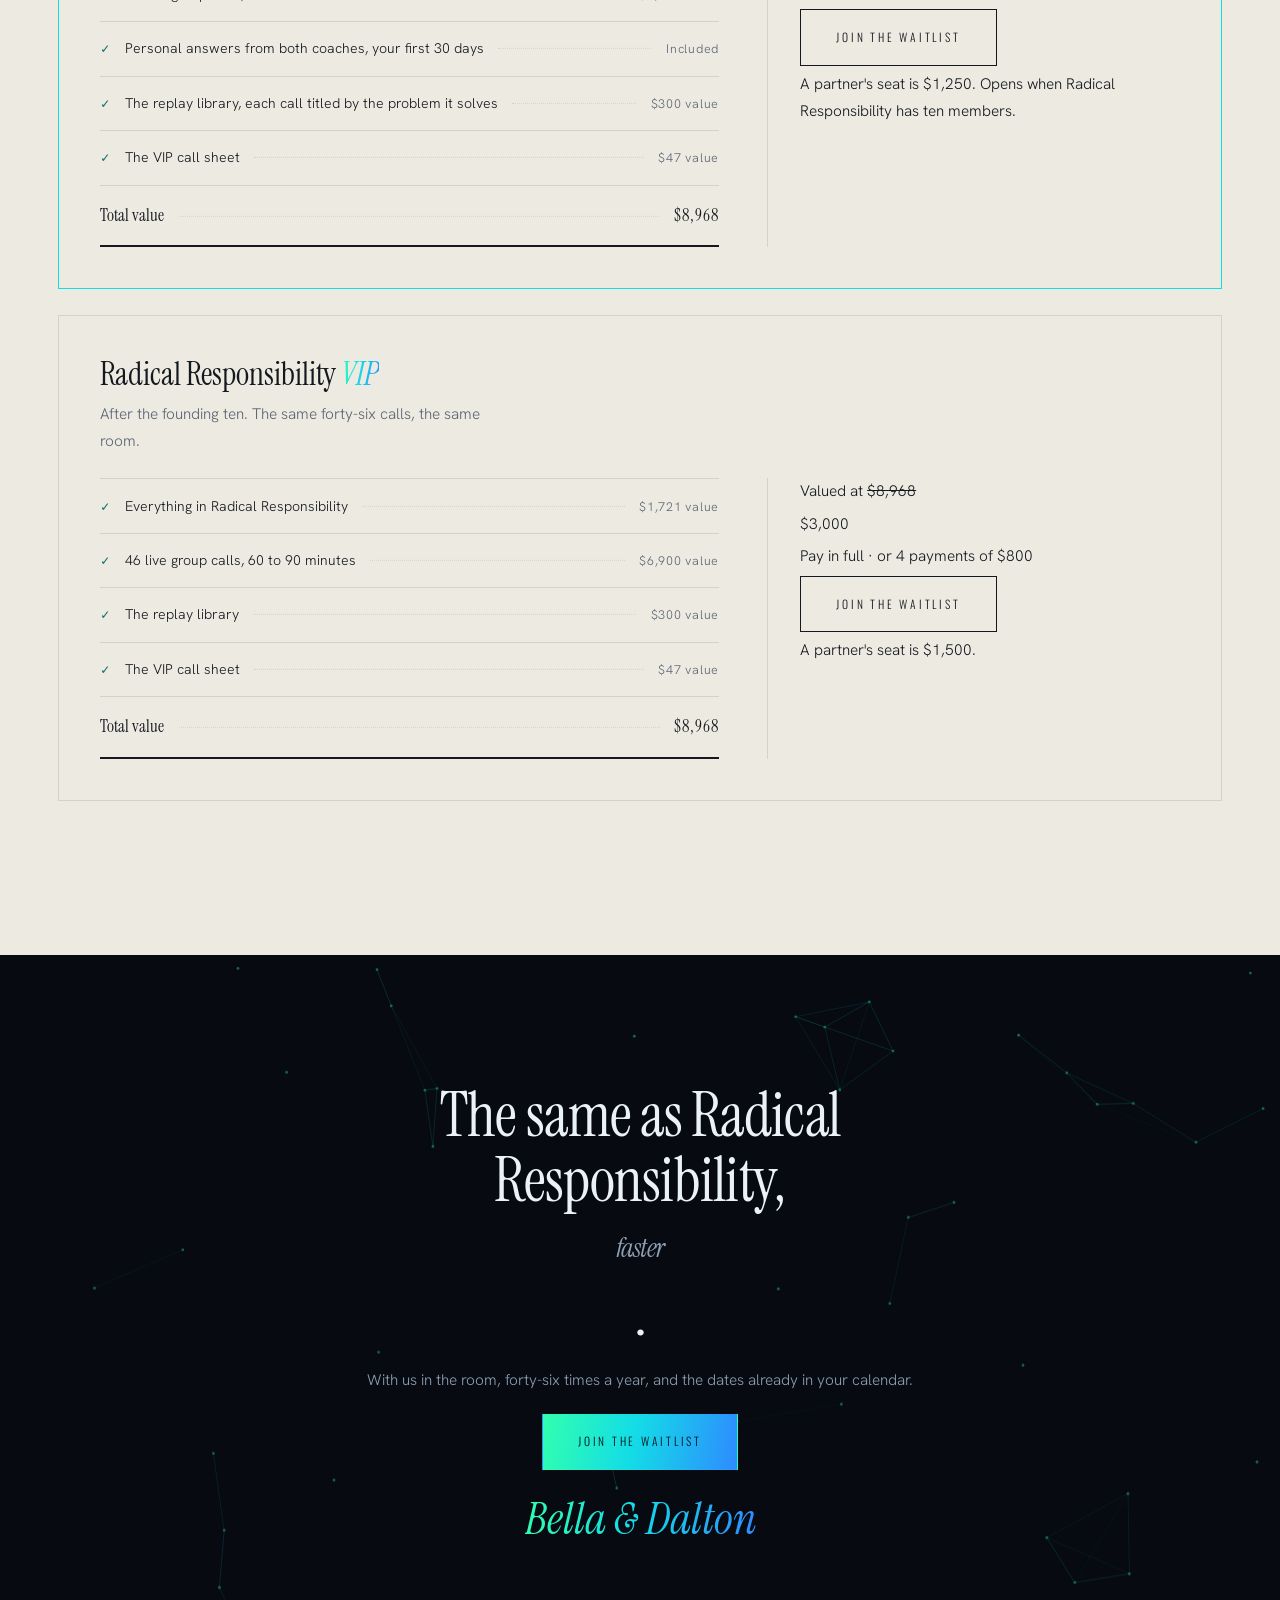
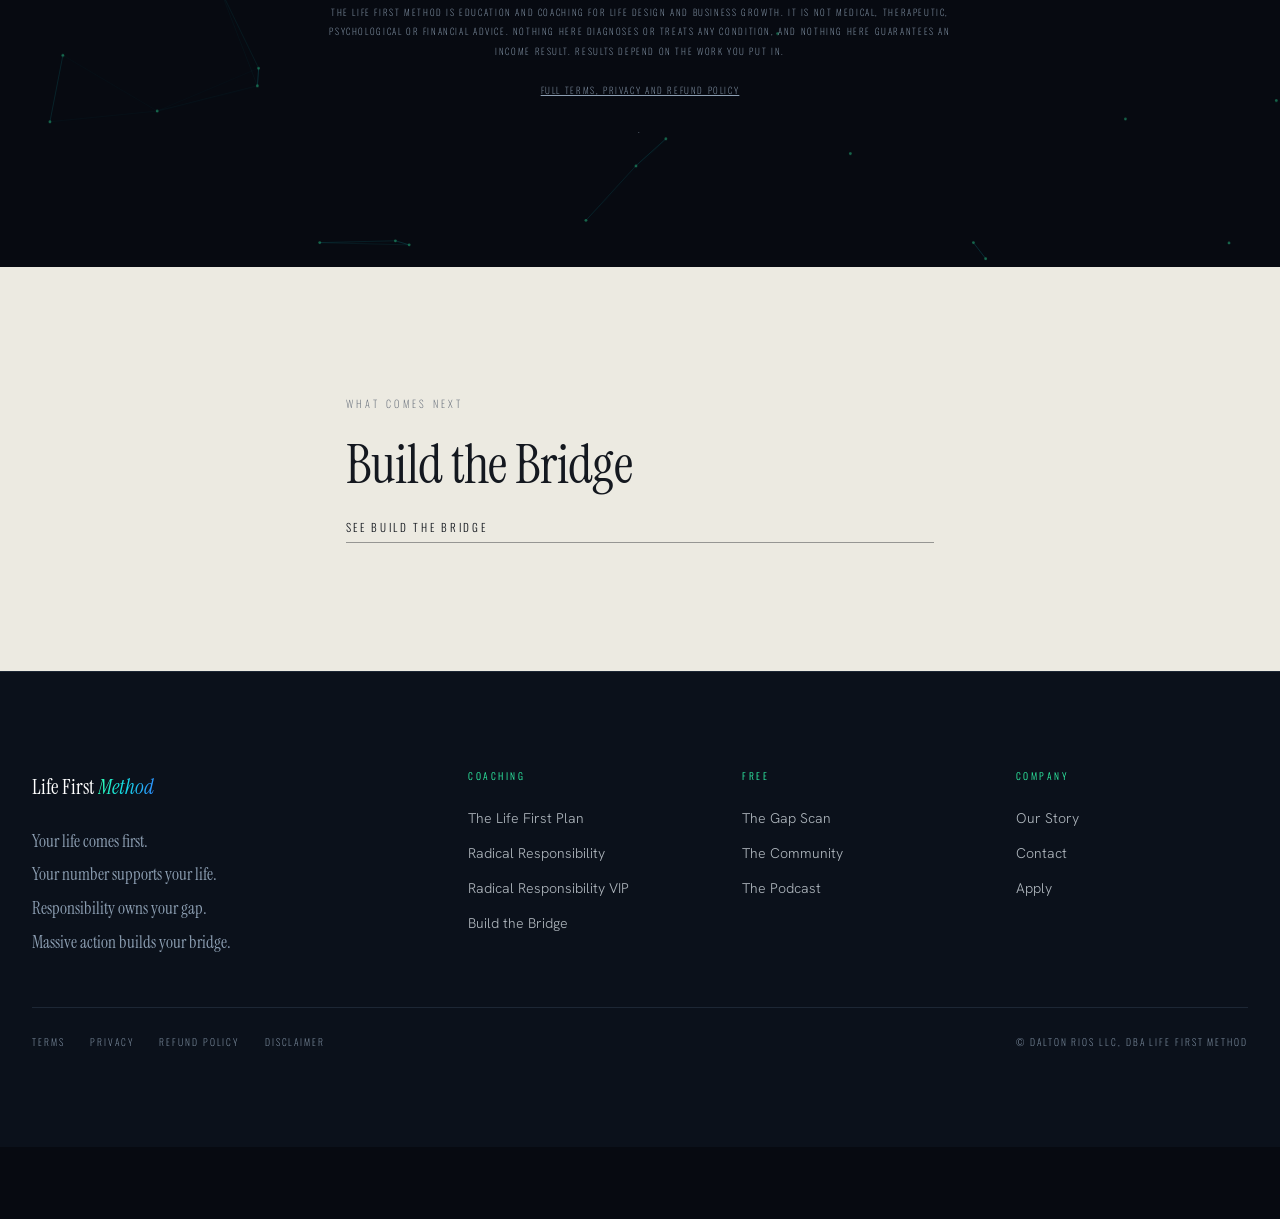
<file: vip.html>
<!doctype html><html lang="en"><head><meta charset="utf-8"><meta name="viewport" content="width=device-width,initial-scale=1,viewport-fit=cover"><title>Radical Responsibility VIP | Life First Method</title><link rel="preconnect" href="https://fonts.gstatic.com" crossorigin><link href="https://fonts.googleapis.com/css2?family=Hanken+Grotesk:wght@300;400;500&family=Instrument+Serif:ital@0;1&family=Oswald:wght@200;300&display=swap" rel="stylesheet"><link rel="stylesheet" href="site.css"></head><body><div id="prog" aria-hidden="true"></div><nav><div class="bar"><a class="mark" href="index.html">Life First <i>Method</i></a><div class="tabs"><a href="index.html">Home</a><a href="work.html" aria-current="page">Coaching</a><a href="community.html">Community</a><a href="podcast.html">Podcast</a><a href="story.html">Our Story</a><a href="contact.html">Contact</a></div></div></nav><div class="offernav"><div class="bar"><div class="jump"><a href="#inside">What you get</a><a href="#system">Inside</a><a href="#invest">Investment</a><a href="#faq">Questions</a></div><a class="end" href="#invest">VIP &rarr;</a></div></div>
<header class="phead"><canvas class="flow" data-alpha=".4" aria-hidden="true"></canvas><div class="wrap in" style="text-align:center">
  <p class="label rev" style="text-align:center">Level two plus</p>
  <h1 class="rev" style="--d:80ms;margin-inline:auto;text-align:center">Radical Responsibility, <i>with us in the room</i>.</h1>
  <p class="sub rev" style="--d:160ms;margin-inline:auto;text-align:center">Everything in Radical Responsibility, plus a live call with Bella and Dalton most weeks for twelve months, and personal answers from both of us for your first thirty days.</p>
  <div class="rev" style="--d:260ms;max-width:44rem;margin:2.4rem auto 0"><div class="art wide"><canvas class="flow" data-alpha=".3" aria-hidden="true"></canvas><div class="glow" style="width:20rem;height:20rem;background:#13DDE6" aria-hidden="true"></div><span class="numeral">03</span><p class="cap">Radical Responsibility VIP</p></div></div>
</div></header>
<div class="wrap" style="border-block:1px solid var(--line)"><div class="stats" style="padding-block:1.5rem"><div class="stat"><b style="font-size:clamp(1.1rem,2.4vw,1.5rem)">46</b><span>Calls across the year</span></div><div class="stat"><b style="font-size:clamp(1.1rem,2.4vw,1.5rem)">60 to 90</b><span>Minutes each</span></div><div class="stat"><b style="font-size:clamp(1.1rem,2.4vw,1.5rem)">30 days</b><span>Of personal answers</span></div><div class="stat"><b style="font-size:clamp(1.1rem,2.4vw,1.5rem)">10</b><span>Founding seats</span></div></div></div>

<section><div class="wrap cols">
  <div class="stack rev">
    <h2>Someone who wants Radical Responsibility, and wants us beside them while they do it.</h2>
    <p style="font-family:var(--serif);font-style:italic;font-size:clamp(1.15rem,2.2vw,1.5rem);color:var(--soft)">A partner's seat is half off.</p>
    <p class="soft measure">The $997 member is alone with a workbook and finds the answer in three months or never. The VIP member names the problem out loud on Tuesday and has an answer on Tuesday.</p>
    <a class="btn btn-key" href="#invest" style="align-self:flex-start;margin-top:.6rem">Join the waitlist</a>
  </div>
  <div class="rev" style="--d:120ms"><div class="art wide"><canvas class="flow" data-alpha=".35" aria-hidden="true"></canvas><div class="glow" style="width:20rem;height:20rem;background:#13DDE6" aria-hidden="true"></div><span class="numeral">&amp;</span><p class="cap">VIP</p></div></div>
</div></section>

<div class="marq" aria-hidden="true"><div><span>Name it out loud on Tuesday, and have an answer on Tuesday. &nbsp;&bull;&nbsp; </span><span>Name it out loud on Tuesday, and have an answer on Tuesday. &nbsp;&bull;&nbsp; </span><span>Name it out loud on Tuesday, and have an answer on Tuesday. &nbsp;&bull;&nbsp; </span></div></div>

<section class="light" id="inside"><div class="wrap">
  <div class="numhead rev"><span class="ghost" aria-hidden="true">01</span><p class="no">No. 01 &nbsp;&mdash;&nbsp; What this gives you</p><h2>The same result, <i>faster</i>, with both of us there.</h2><p class="sub">Forty-six calls across the year, dates published a quarter ahead, topics rotating through health, wealth and relationships.</p></div>
  <div class="feat"><div class="stack rev"><h3 style="font-size:clamp(1.3rem,2.6vw,1.9rem)">Every call is one teaching, then hot seats.</h3><p class="soft">Members send a call sheet ahead: what you want help with, your number this week, and your win. We work the sheets live. Nothing is improvised and nothing is wasted.</p></div><div class="fimg rev" style="--d:120ms"><div class="art"><canvas class="flow" data-alpha=".35" aria-hidden="true"></canvas><div class="glow" style="width:20rem;height:20rem;background:#13DDE6" aria-hidden="true"></div><span class="numeral">01</span><p class="cap">VIP</p></div></div></div><div class="feat"><div class="stack rev"><h3 style="font-size:clamp(1.3rem,2.6vw,1.9rem)">We publish the arithmetic instead of a promise.</h3><p class="soft">Three hot seats a call across forty-six calls is a hundred and thirty-eight a year. Ten members need a hundred and twenty. Eleven need a hundred and thirty-two. So the founding ten get a hot seat at least monthly, and from eleven to fifteen it is about every six weeks. We print the band you are buying into.</p></div><div class="fimg rev" style="--d:120ms"><div class="art"><canvas class="flow" data-alpha=".35" aria-hidden="true"></canvas><div class="glow" style="width:20rem;height:20rem;background:#13DDE6" aria-hidden="true"></div><span class="numeral">02</span><p class="cap">VIP</p></div></div></div>
</div></section>

<section class="break"><canvas class="flow" data-alpha=".4" aria-hidden="true"></canvas><div class="in">
  <i class="rev">each call: one teaching, then hot seats.</i>
  <h2 class="rev" style="--d:140ms">The same result, faster, with us in the room.</h2>
  <a class="btn btn-key rev" style="--d:260ms" href="#invest">Join the waitlist</a>
</div></section>

<section class="mid" id="system"><div class="wrap">
  <div class="numhead rev"><span class="ghost" aria-hidden="true">02</span><p class="no">No. 02 &nbsp;&mdash;&nbsp; What is inside</p><h2><i>Radical Responsibility VIP</i>, module by module.</h2></div>
  <div class="acc rev"><details open><summary><span class="badge">01</span><h3>How the calls run</h3></summary><p>Forty-six calls across the year, sixty to ninety minutes, on the calendar, with dates published a quarter ahead.</p></details><details><summary><span class="badge">02</span><h3>What each call is</h3></summary><p>One teaching, then hot seats from the call sheets members send ahead.</p></details><details><summary><span class="badge">03</span><h3>The topics</h3></summary><p>They rotate through health, wealth and relationships, because the three do not come apart.</p></details><details><summary><span class="badge">04</span><h3>Between the calls</h3></summary><p>Personal answers from both of us in the community for your first thirty days.</p></details><details><summary><span class="badge">05</span><h3>The replay library</h3></summary><p>Every call titled by the problem it solves, so you can find the one you need.</p></details></div>
</div></section>

<section class="light"><div class="wrap"><div class="stats rev"><div class="stat"><b >46</b><span>Live calls a year</span></div><div class="stat"><b >3</b><span>Hot seats a call</span></div><div class="stat"><b >12</b><span>Months of access</span></div><div class="stat"><b >2</b><span>Coaches, every call</span></div></div></div></section>

<section><div class="wrap">
  <div class="numhead rev"><span class="ghost" aria-hidden="true">03</span><p class="no">No. 03 &nbsp;&mdash;&nbsp; Meet your coaches</p><h2>Both of us, <i>in every session</i>.</h2></div>
  <div class="coachgrid rev"><div class="coachcard"><div class="face"><canvas class="flow" data-alpha=".4" aria-hidden="true"></canvas><span>B</span></div><p class="nm">Bella</p><span class="rl">Certified life and business coach</span><p>Bella works the part most people skip, which is designing the life in enough detail that a real number can be attached to it. She studies the body at Life University and teaches yoga, and she brings that into the room. She is a coach rather than a therapist, and the work is practical.</p></div><div class="coachcard"><div class="face"><canvas class="flow" data-alpha=".4" aria-hidden="true"></canvas><span>D</span></div><p class="nm">Dalton</p><span class="rl">Certified life and business coach</span><p>Dalton built the Playbook the whole method runs on, and he works the income side: the offer, the pipeline math, and what it takes each week to close the distance. Both of us are in every session of the work we do one on one. That is the point of it.</p></div></div>
</div></section>

<section class="mid" id="faq"><div class="wrap">
  <div class="numhead rev"><span class="ghost" aria-hidden="true">04</span><p class="no">No. 04 &nbsp;&mdash;&nbsp; Before you decide</p><h2>The questions people <i>actually ask</i>.</h2></div>
  <div class="acc rev"><details><summary><span class="badge">?</span><h3>When does it open?</h3></summary><p>Once Radical Responsibility has its first ten members. Join the waitlist and you keep the founding price when it does.</p></details><details><summary><span class="badge">?</span><h3>How often do I get a hot seat?</h3></summary><p>For the founding ten, at least once a month. From eleven to fifteen members, about every six weeks. We publish the arithmetic rather than a promise.</p></details><details><summary><span class="badge">?</span><h3>Is there a payment plan?</h3></summary><p>Four payments of $675 at the founding price.</p></details><details><summary><span class="badge">?</span><h3>Do we both get a seat?</h3></summary><p>A partner's seat is half off: $1,250 in the founding round, then $1,500.</p></details><details><summary><span class="badge">?</span><h3>What if it is not for us?</h3></summary><p>Fourteen days from the day it opens.</p></details></div>
</div></section>

<section class="light" id="invest"><div class="wrap">
  <div class="numhead rev"><span class="ghost" aria-hidden="true">05</span><p class="no">No. 05 &nbsp;&mdash;&nbsp; Your investment options</p><h2>Everything included, <i>and what it is valued at</i>.</h2></div>
  <div class="plan hot rev"><span class="ribbon">First 10</span><p class="ptitle">Radical Responsibility <em>VIP Founding</em></p><p class="soft" style="margin-top:.7rem;max-width:46ch">For the first ten members, at the price it will never be again.</p><div class="planbody"><div><div class="stackbox"><div class="srow"><span class="tick">&#10003;</span><span class="what">Everything in Radical Responsibility</span><span class="dots"></span><span class="val">$1,721 value</span></div><div class="srow"><span class="tick">&#10003;</span><span class="what">46 live group calls, 60 to 90 minutes</span><span class="dots"></span><span class="val">$6,900 value</span></div><div class="srow"><span class="tick">&#10003;</span><span class="what">Personal answers from both coaches, your first 30 days</span><span class="dots"></span><span class="val">Included</span></div><div class="srow"><span class="tick">&#10003;</span><span class="what">The replay library, each call titled by the problem it solves</span><span class="dots"></span><span class="val">$300 value</span></div><div class="srow"><span class="tick">&#10003;</span><span class="what">The VIP call sheet</span><span class="dots"></span><span class="val">$47 value</span></div><div class="srow total"><span class="what">Total value</span><span class="dots"></span><span class="val">$8,968</span></div></div></div><div class="priceside"><span class="was">Valued at <s>$8,968</s></span><span class="now">$2,500</span><span class="terms">Pay in full &middot; or 4 payments of $675</span><a class="btn" href="#faq">Join the waitlist</a><p class="fine">A partner's seat is $1,250. Opens when Radical Responsibility has ten members.</p></div></div></div><div class="plan rev"><p class="ptitle">Radical Responsibility <em>VIP</em></p><p class="soft" style="margin-top:.7rem;max-width:46ch">After the founding ten. The same forty-six calls, the same room.</p><div class="planbody"><div><div class="stackbox"><div class="srow"><span class="tick">&#10003;</span><span class="what">Everything in Radical Responsibility</span><span class="dots"></span><span class="val">$1,721 value</span></div><div class="srow"><span class="tick">&#10003;</span><span class="what">46 live group calls, 60 to 90 minutes</span><span class="dots"></span><span class="val">$6,900 value</span></div><div class="srow"><span class="tick">&#10003;</span><span class="what">The replay library</span><span class="dots"></span><span class="val">$300 value</span></div><div class="srow"><span class="tick">&#10003;</span><span class="what">The VIP call sheet</span><span class="dots"></span><span class="val">$47 value</span></div><div class="srow total"><span class="what">Total value</span><span class="dots"></span><span class="val">$8,968</span></div></div></div><div class="priceside"><span class="was">Valued at <s>$8,968</s></span><span class="now">$3,000</span><span class="terms">Pay in full &middot; or 4 payments of $800</span><a class="btn" href="#faq">Join the waitlist</a><p class="fine">A partner's seat is $1,500.</p></div></div></div>
</div></section>

<section class="break"><canvas class="flow" data-alpha=".35" aria-hidden="true"></canvas><div class="in">
  <h2 class="rev">The same as Radical Responsibility, <i>faster</i>.</h2>
  <p class="soft rev" style="--d:140ms">With us in the room, forty-six times a year, and the dates already in your calendar.</p>
  <a class="btn btn-key rev" style="--d:240ms" href="#invest">Join the waitlist</a>
  <p class="sig rev" style="--d:320ms">Bella &amp; Dalton</p>
  <p class="fineprint rev" style="--d:400ms">The Life First Method is education and coaching for life design and business growth. It is not medical, therapeutic, psychological or financial advice. Nothing here diagnoses or treats any condition, and nothing here guarantees an income result. Results depend on the work you put in. <a href="legal.html" style="color:inherit">Full terms, privacy and refund policy</a>.</p>
</div></section>
<section class="light"><div class="wrap stack rev" style="max-width:40rem"><p class="label">What comes next</p><h2>Build the Bridge</h2><a class="link" href="bridge.html">See Build the Bridge</a></div></section><footer id="contact">
  <div class="fgrid">
    <div><a class="mark" href="index.html">Life First <i>Method</i></a>
      <p class="fman">Your life comes first.<br>Your number supports your life.<br>Responsibility owns your gap.<br>Massive action builds your bridge.</p></div>
    <div class="fcol"><h4>Coaching</h4><a href="plan.html">The Life First Plan</a><a href="radical.html">Radical Responsibility</a><a href="vip.html">Radical Responsibility VIP</a><a href="bridge.html">Build the Bridge</a></div>
    <div class="fcol"><h4>Free</h4><a href="index.html#scan">The Gap Scan</a><a href="community.html">The Community</a><a href="podcast.html">The Podcast</a></div>
    <div class="fcol"><h4>Company</h4><a href="story.html">Our Story</a><a href="contact.html">Contact</a><a href="bridge.html#faq">Apply</a></div>
  </div>
  <div class="legal" id="legal"><a href="legal.html#terms">Terms</a><a href="legal.html#privacy">Privacy</a><a href="legal.html#refund">Refund Policy</a><a href="legal.html#disclaimer">Disclaimer</a>
    <span style="margin-left:auto">&copy; Dalton Rios LLC, DBA Life First Method</span></div>
</footer><div class="rail"><div class="bar"><p class="txt">Radical Responsibility VIP <b>$2,500</b> <span>&middot; founding, first 10</span></p><a class="btn btn-key" href="#invest">See what you get</a></div></div><script src="site.js"></script></body></html>
</file>
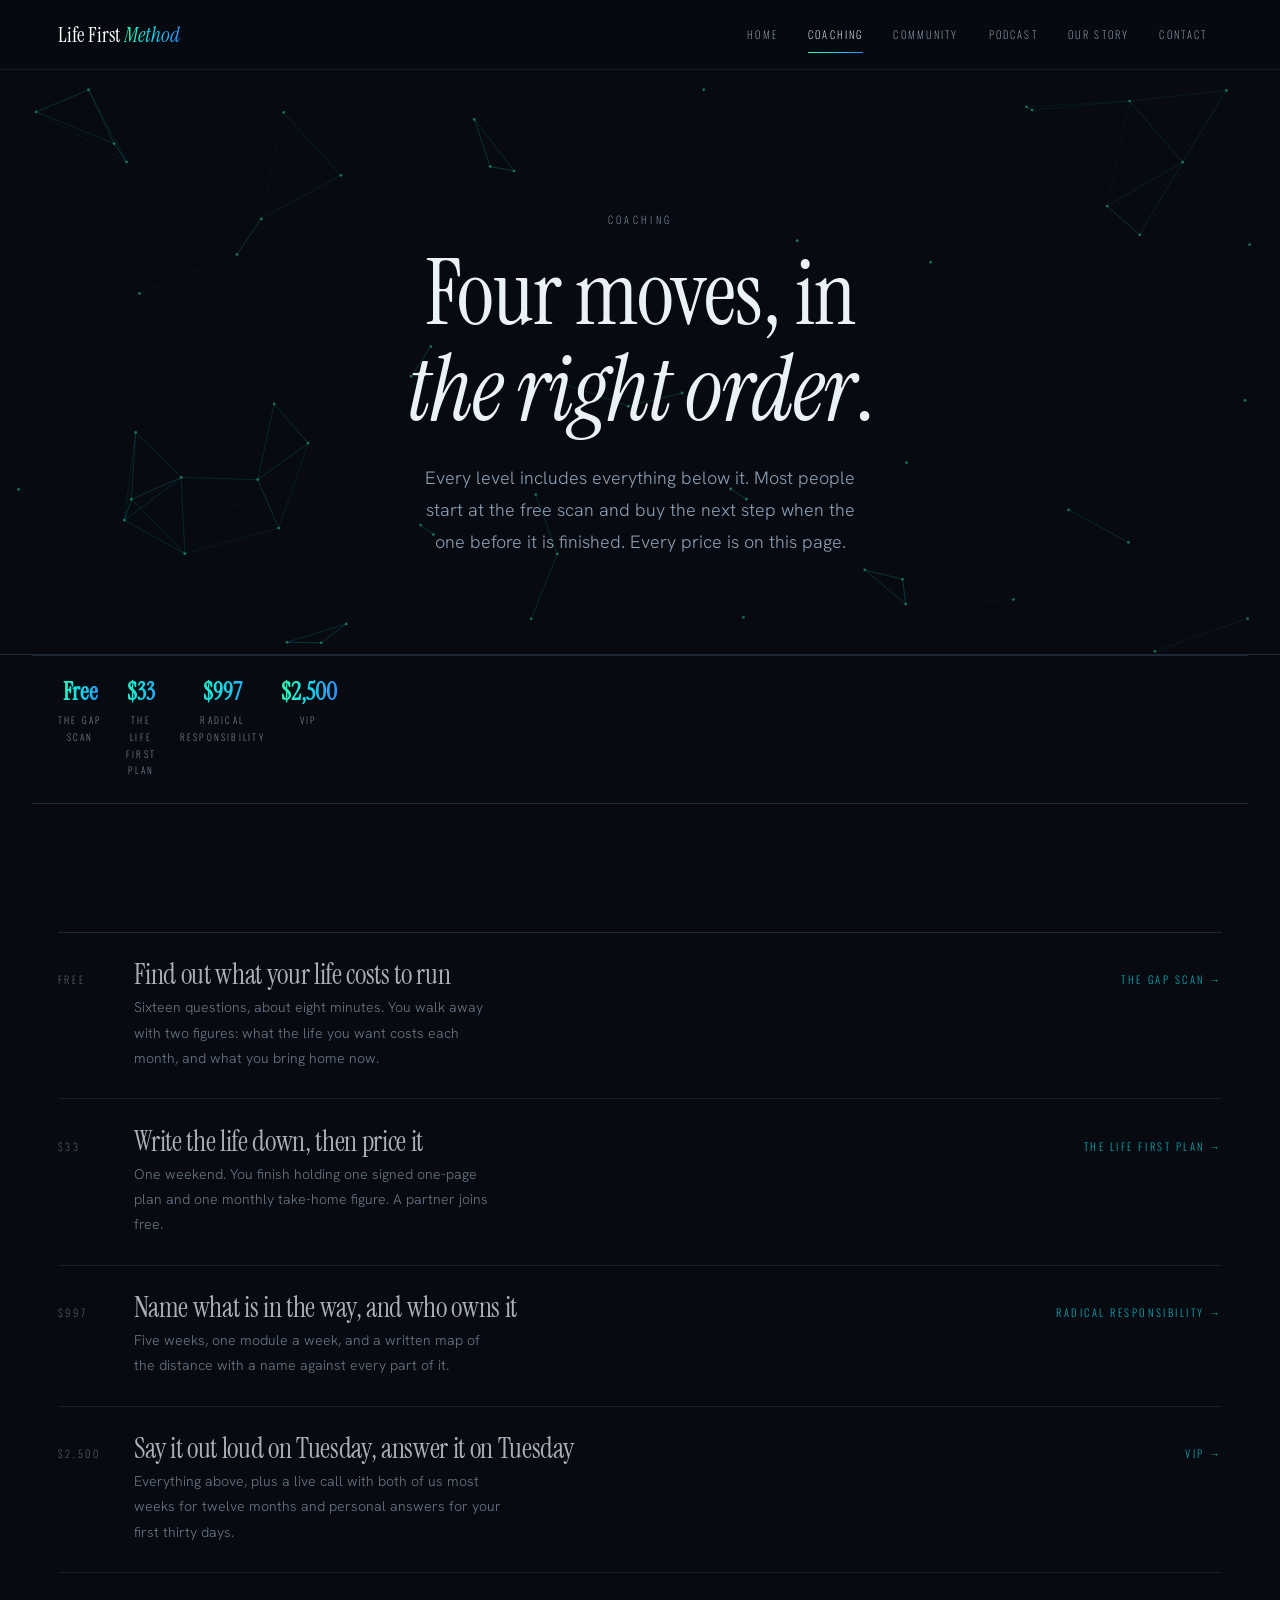
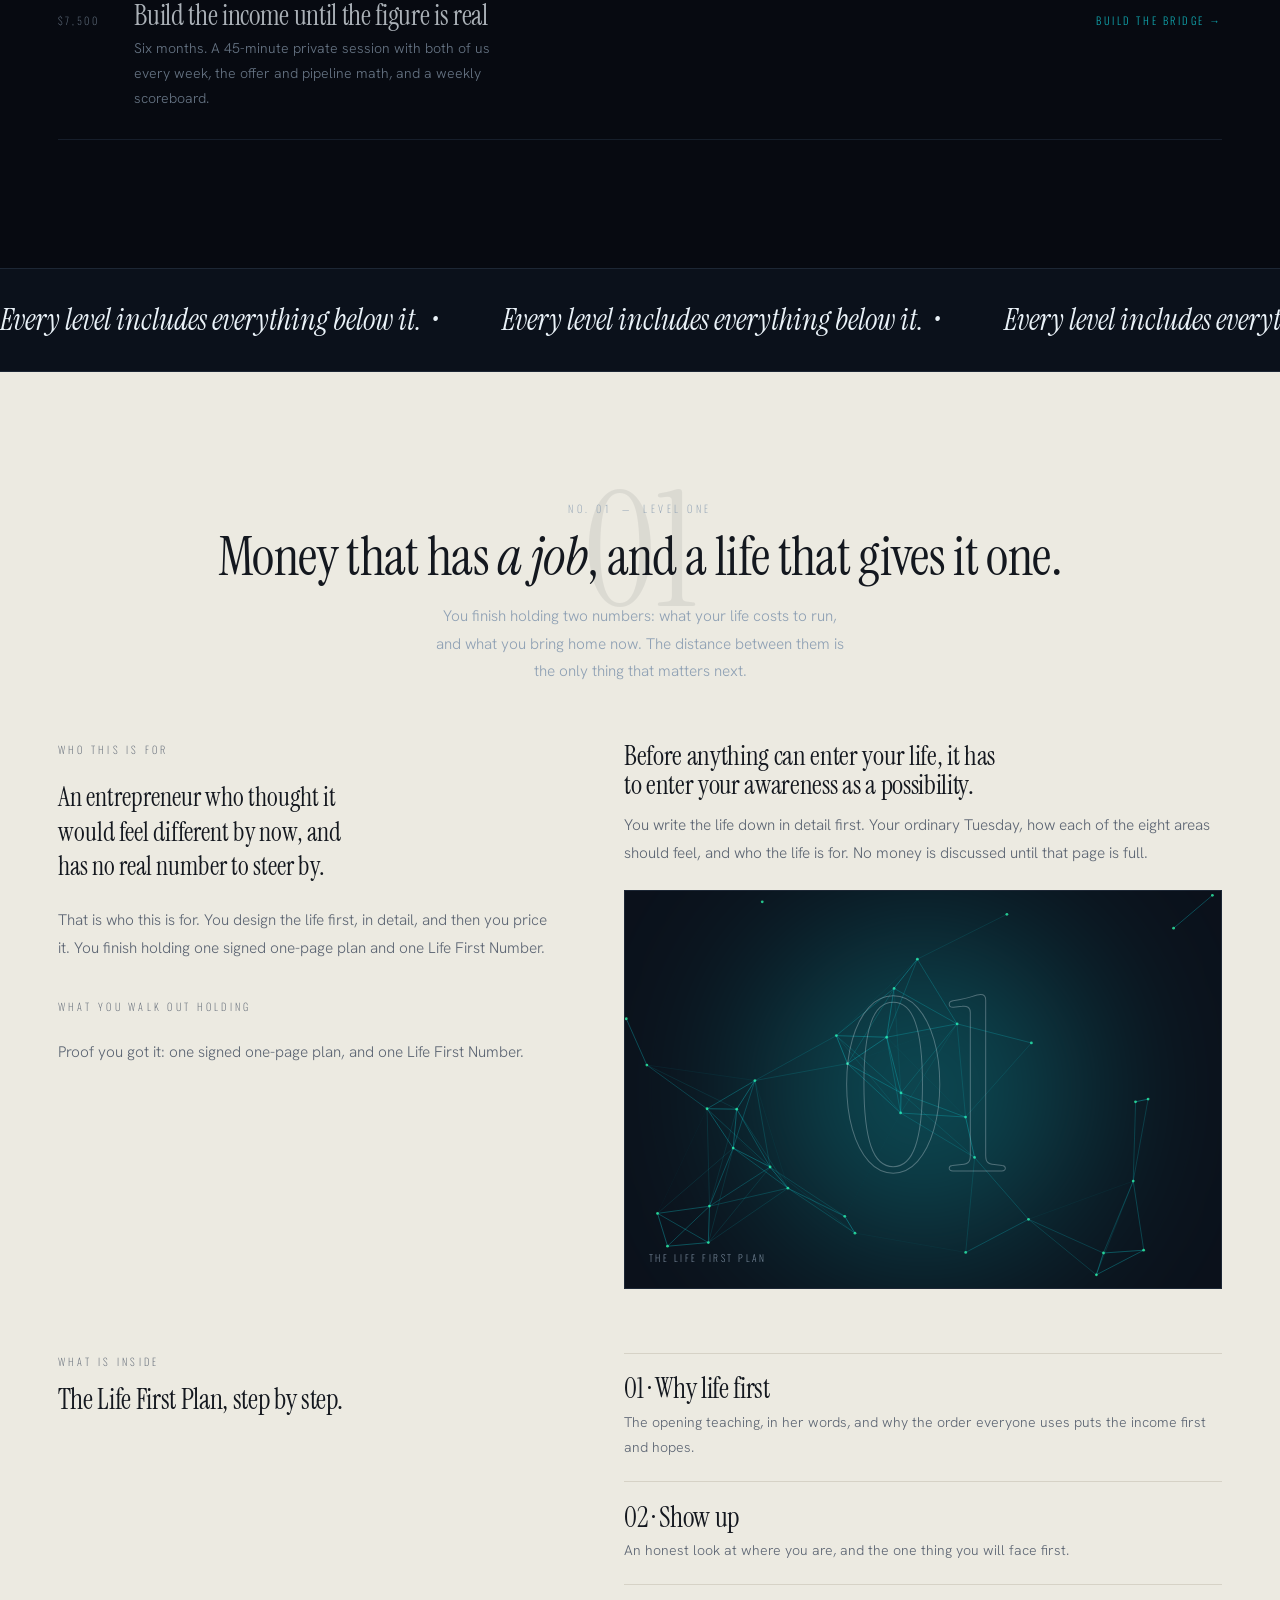
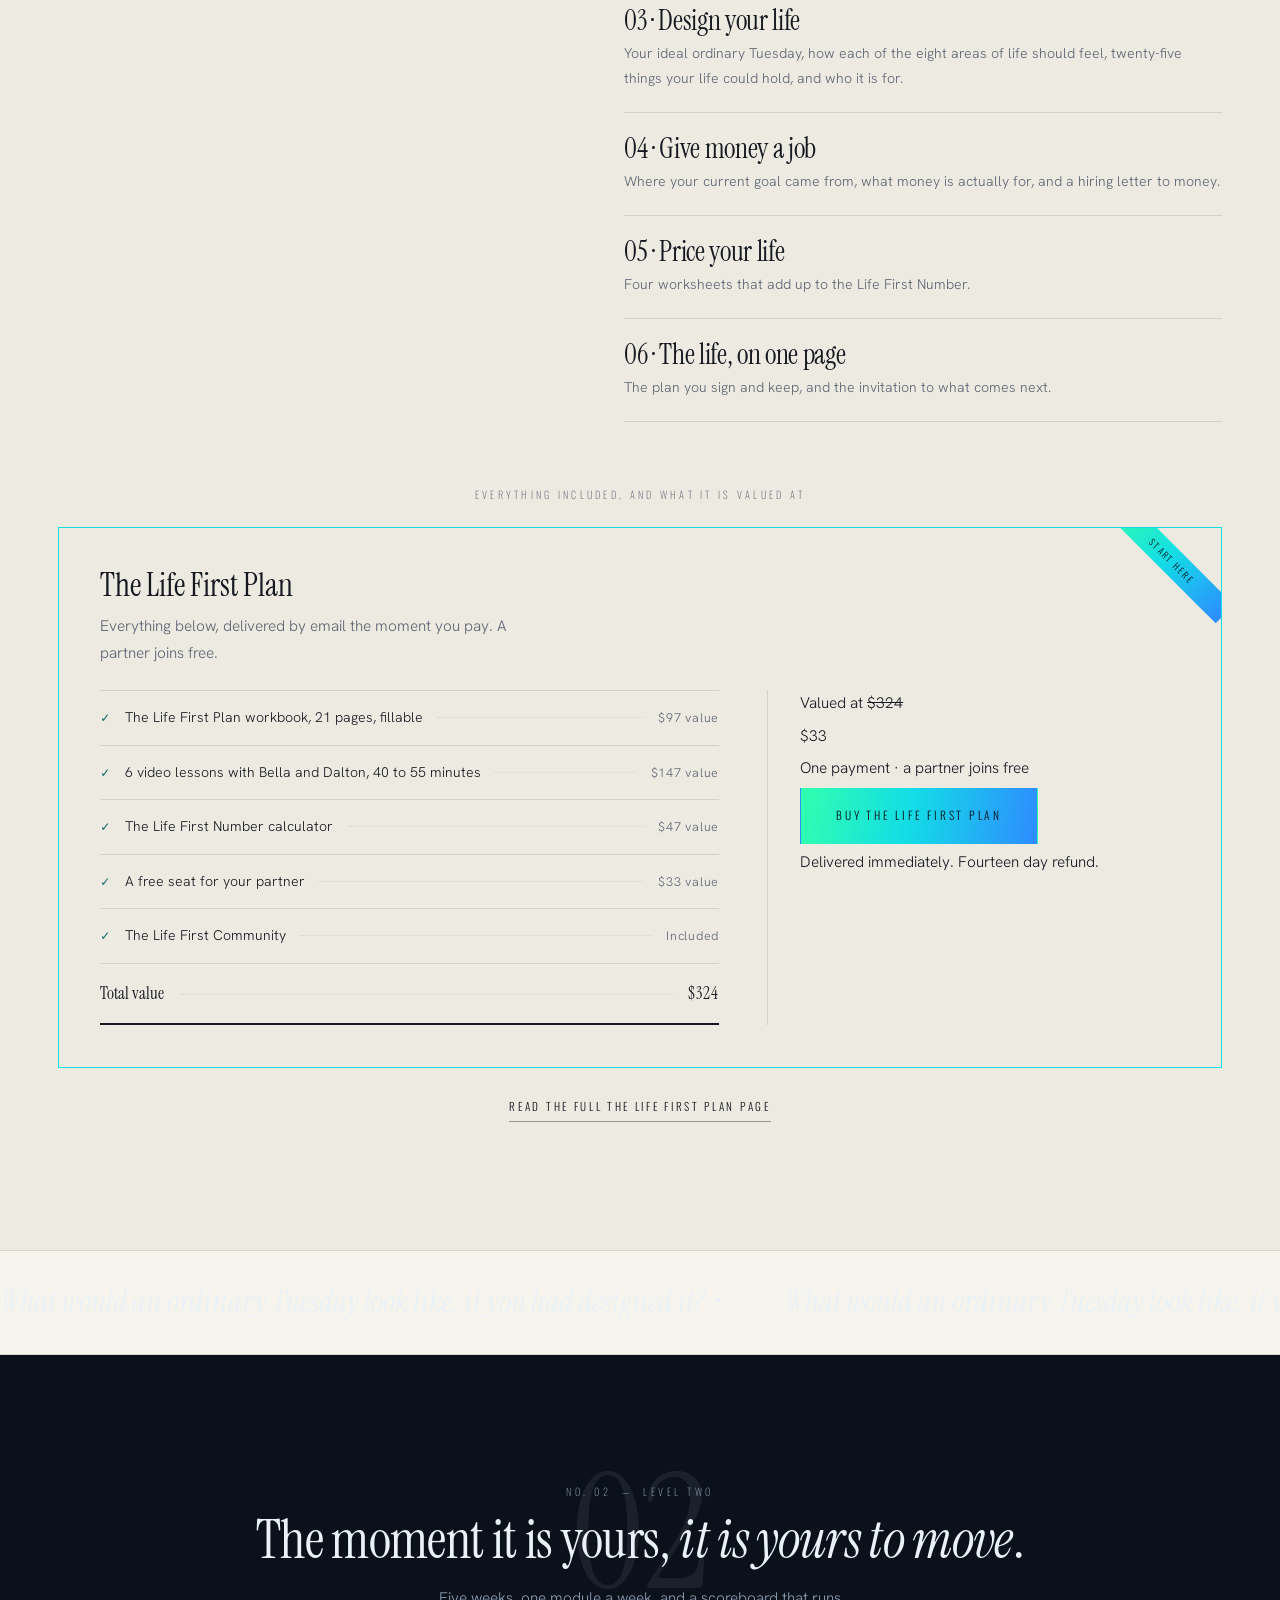
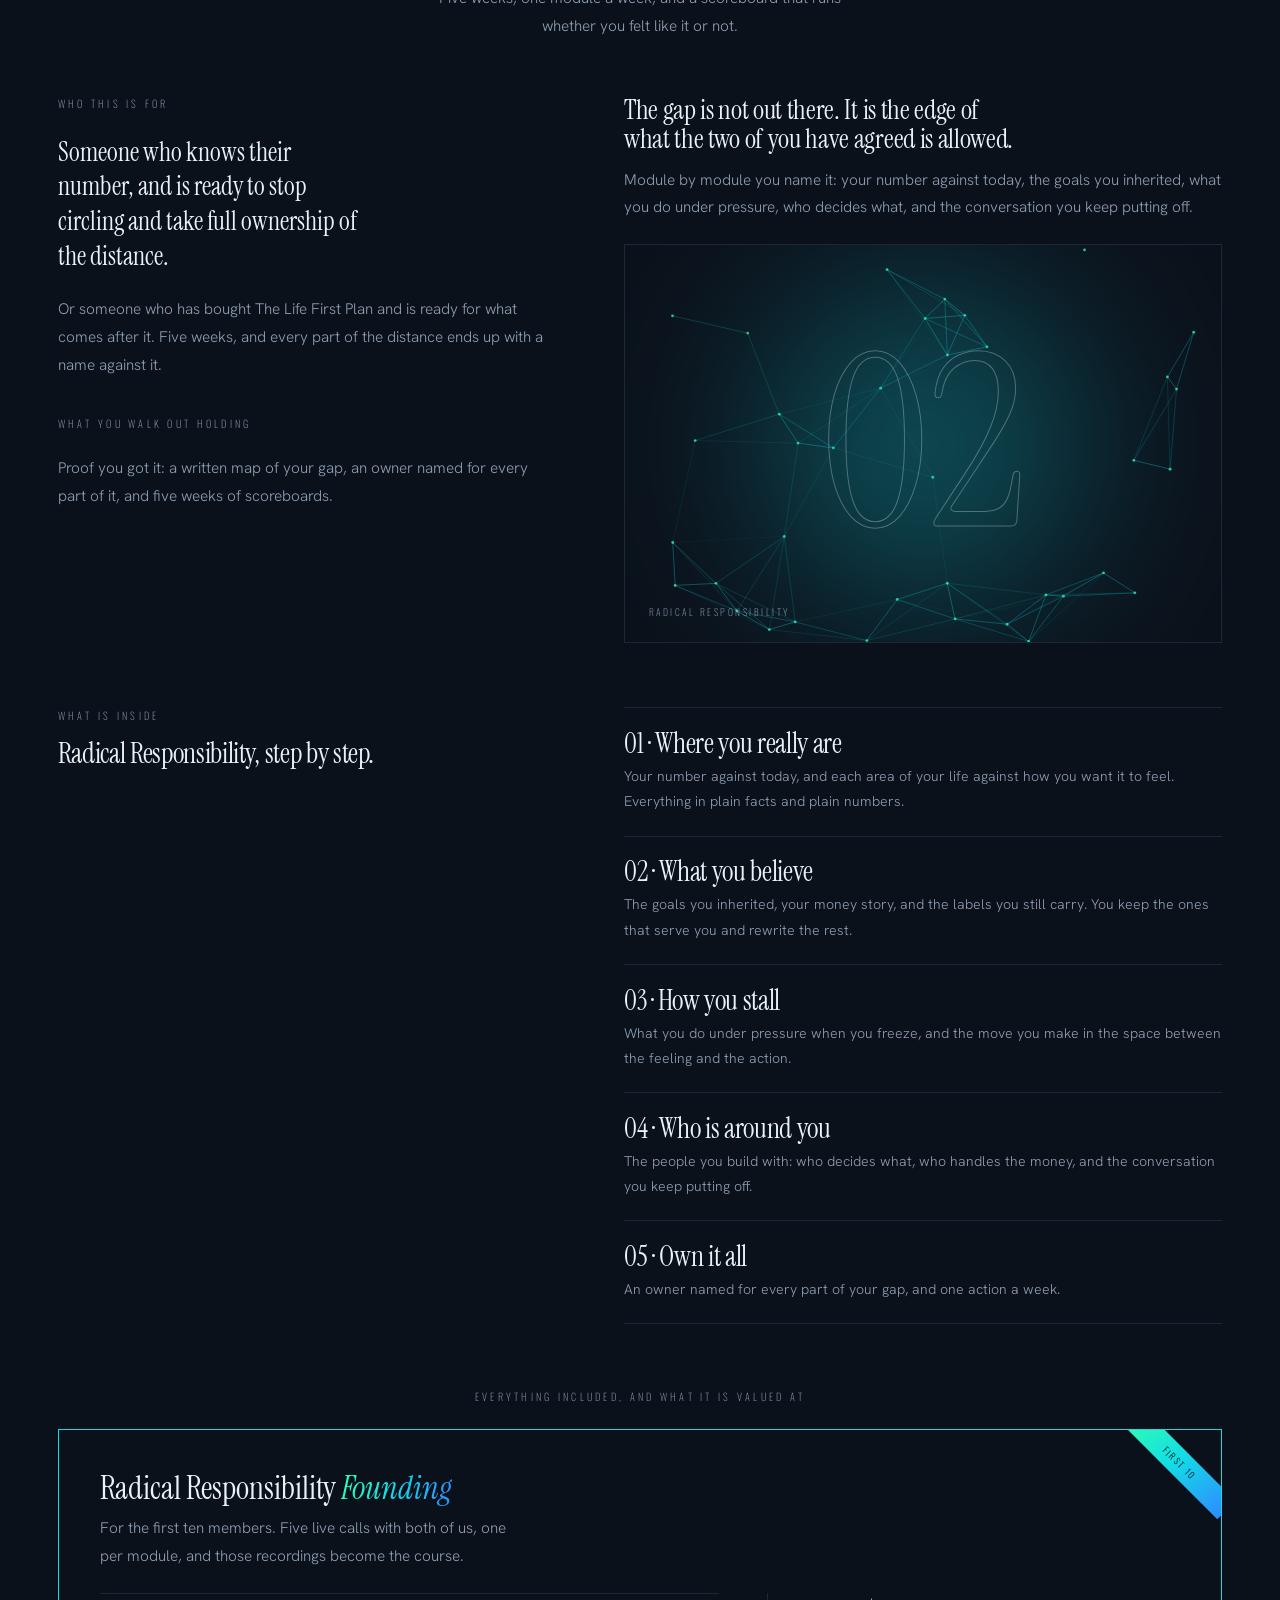
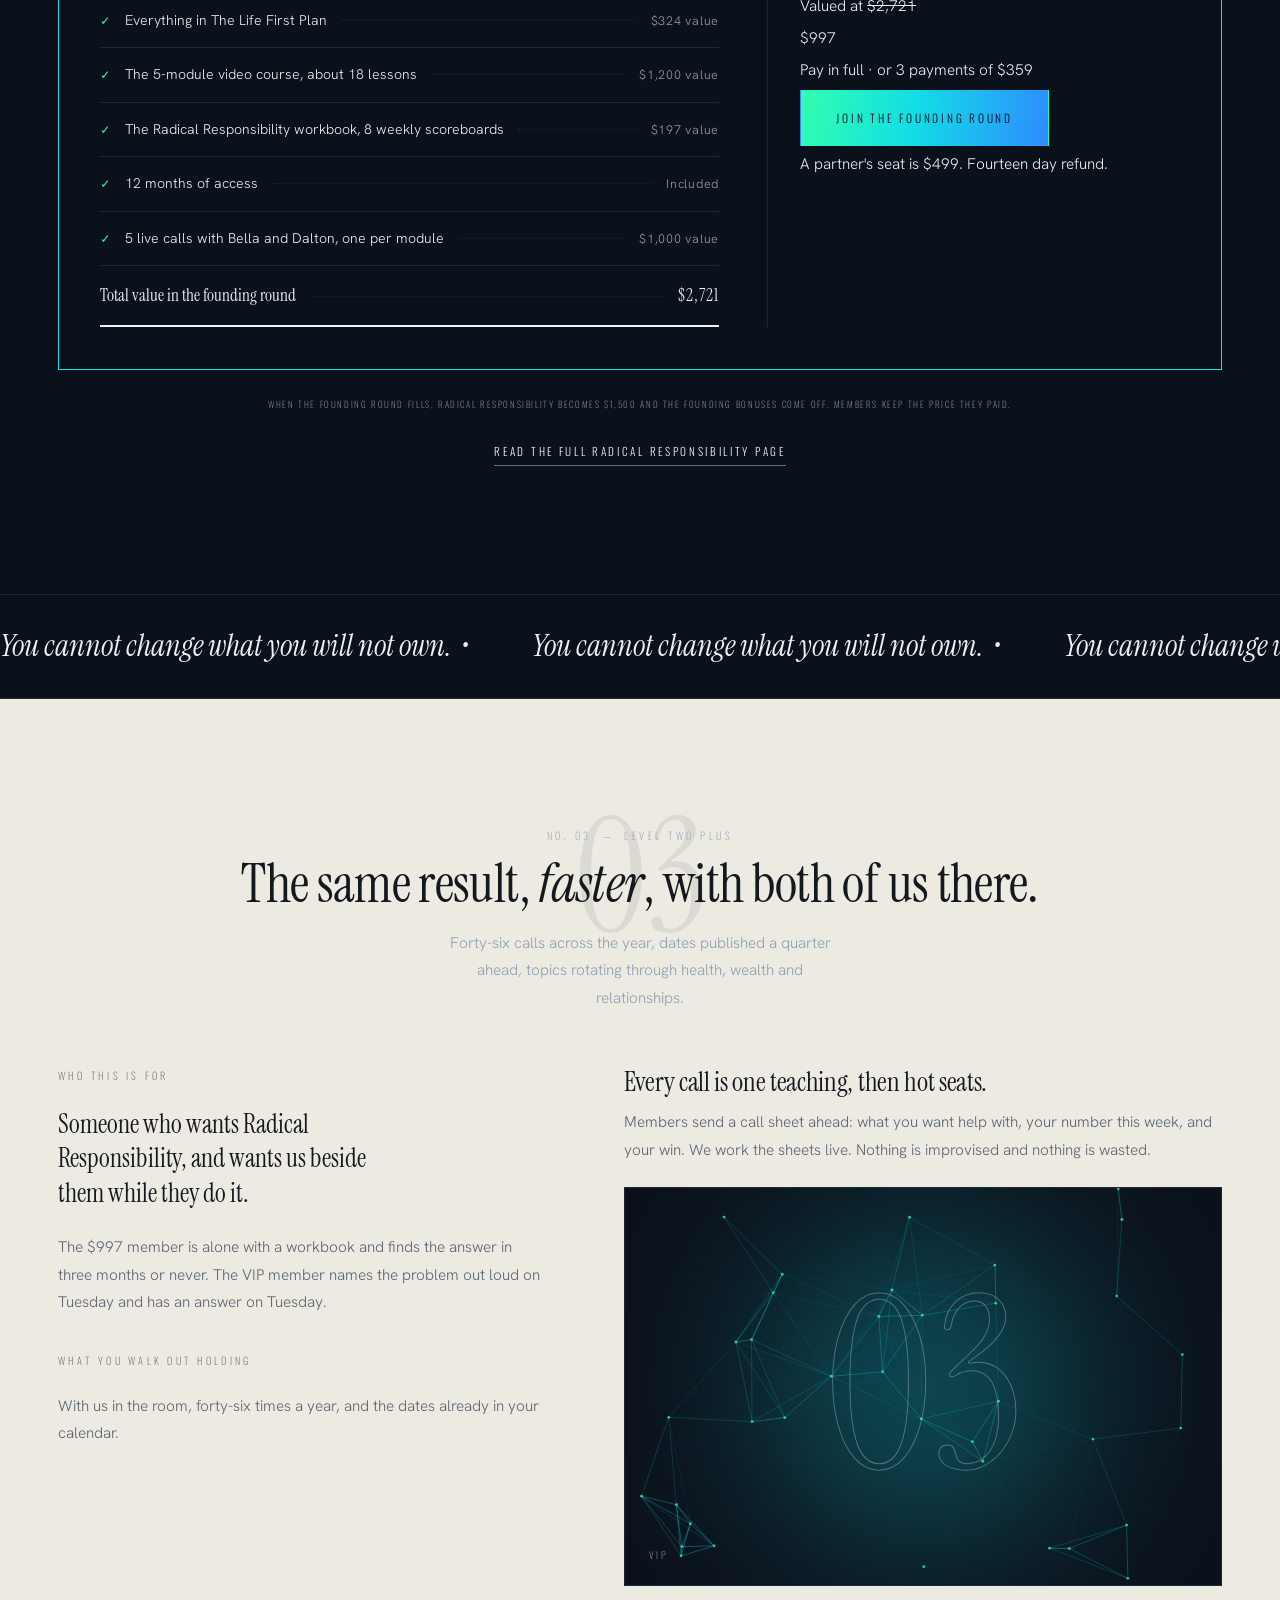
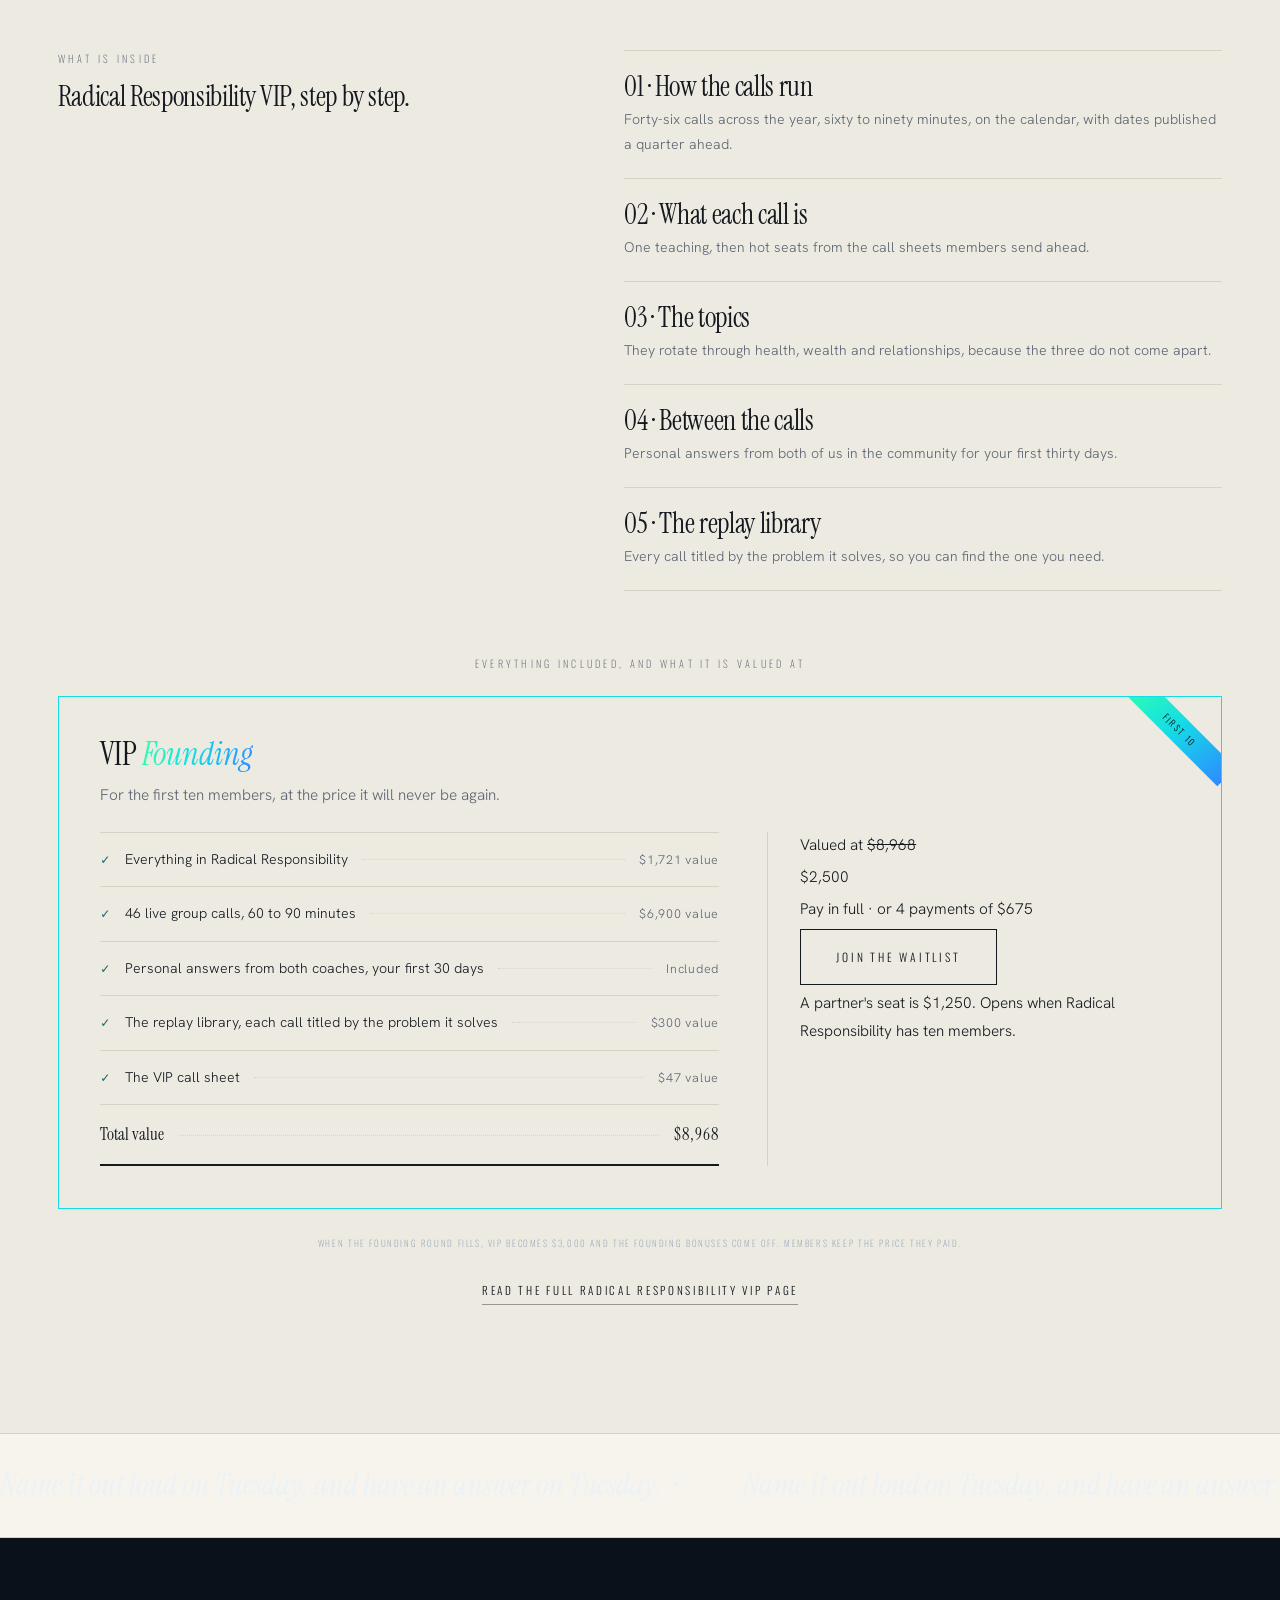
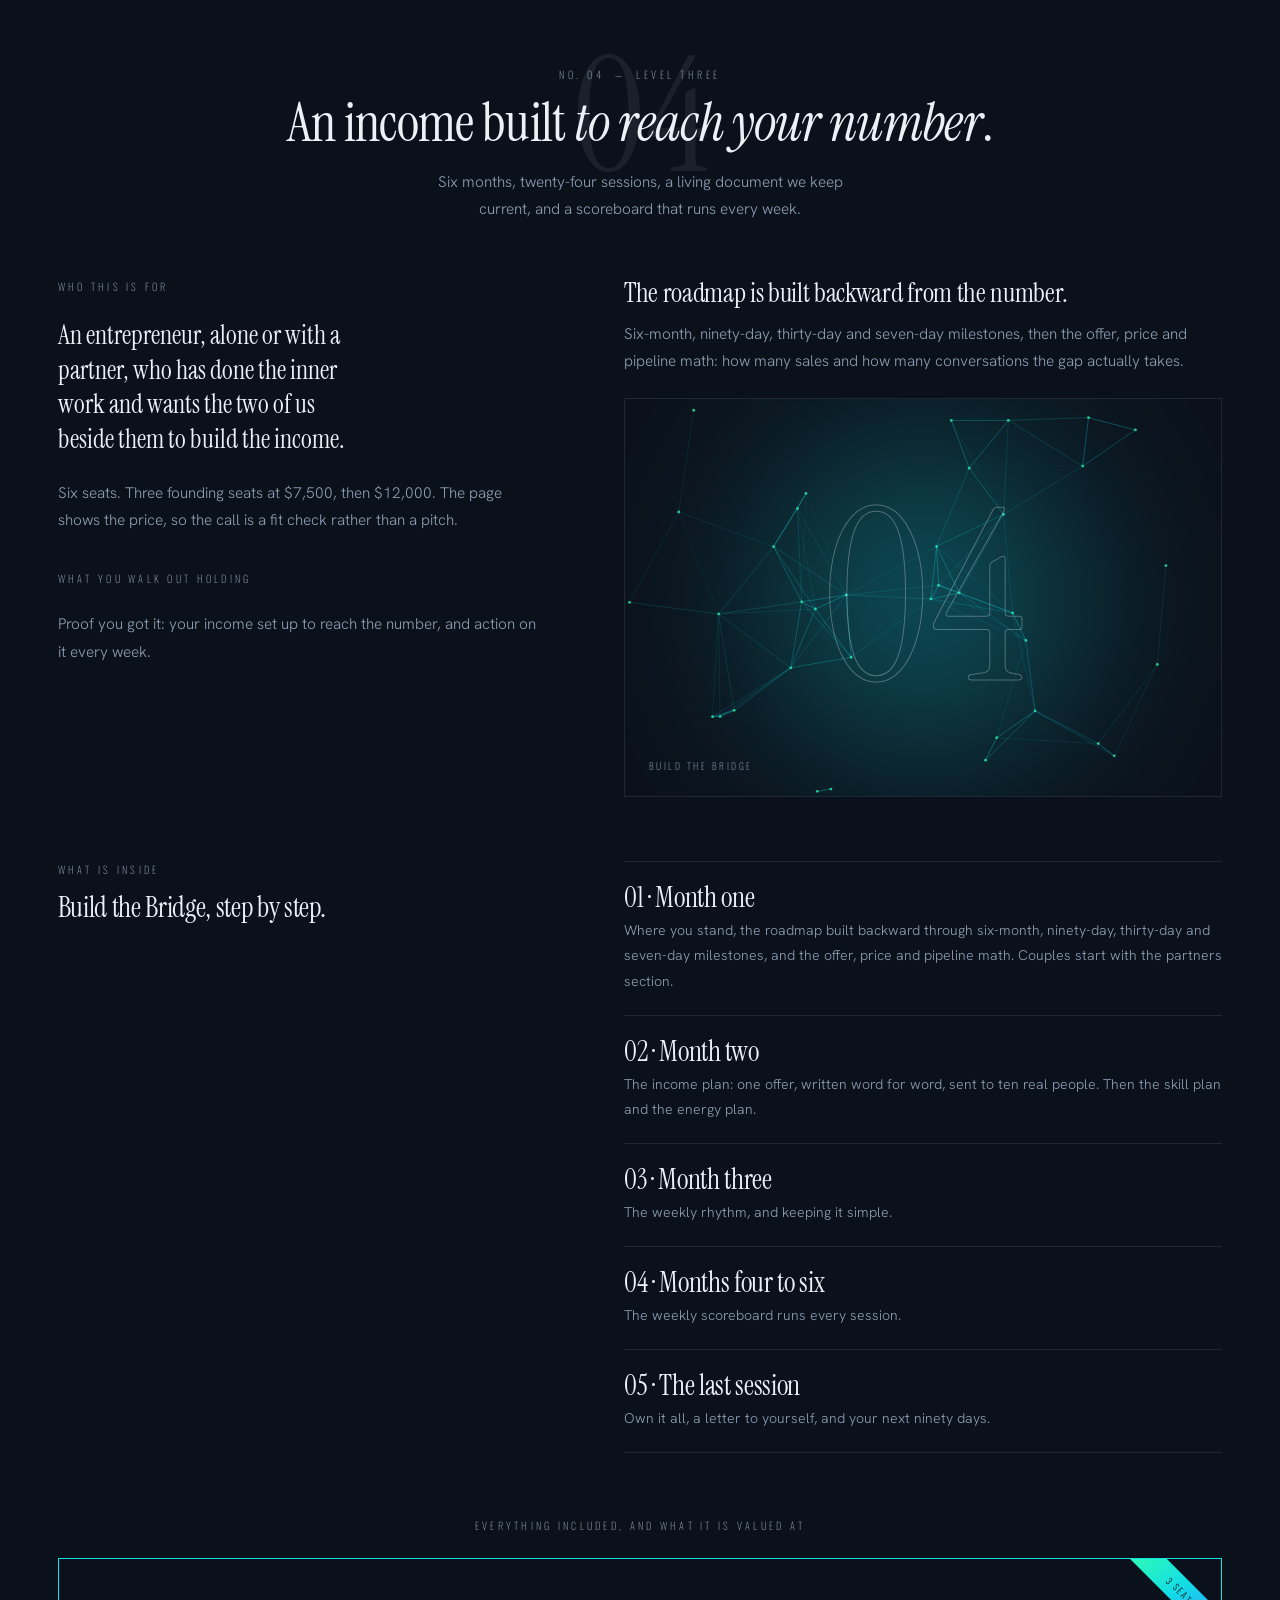
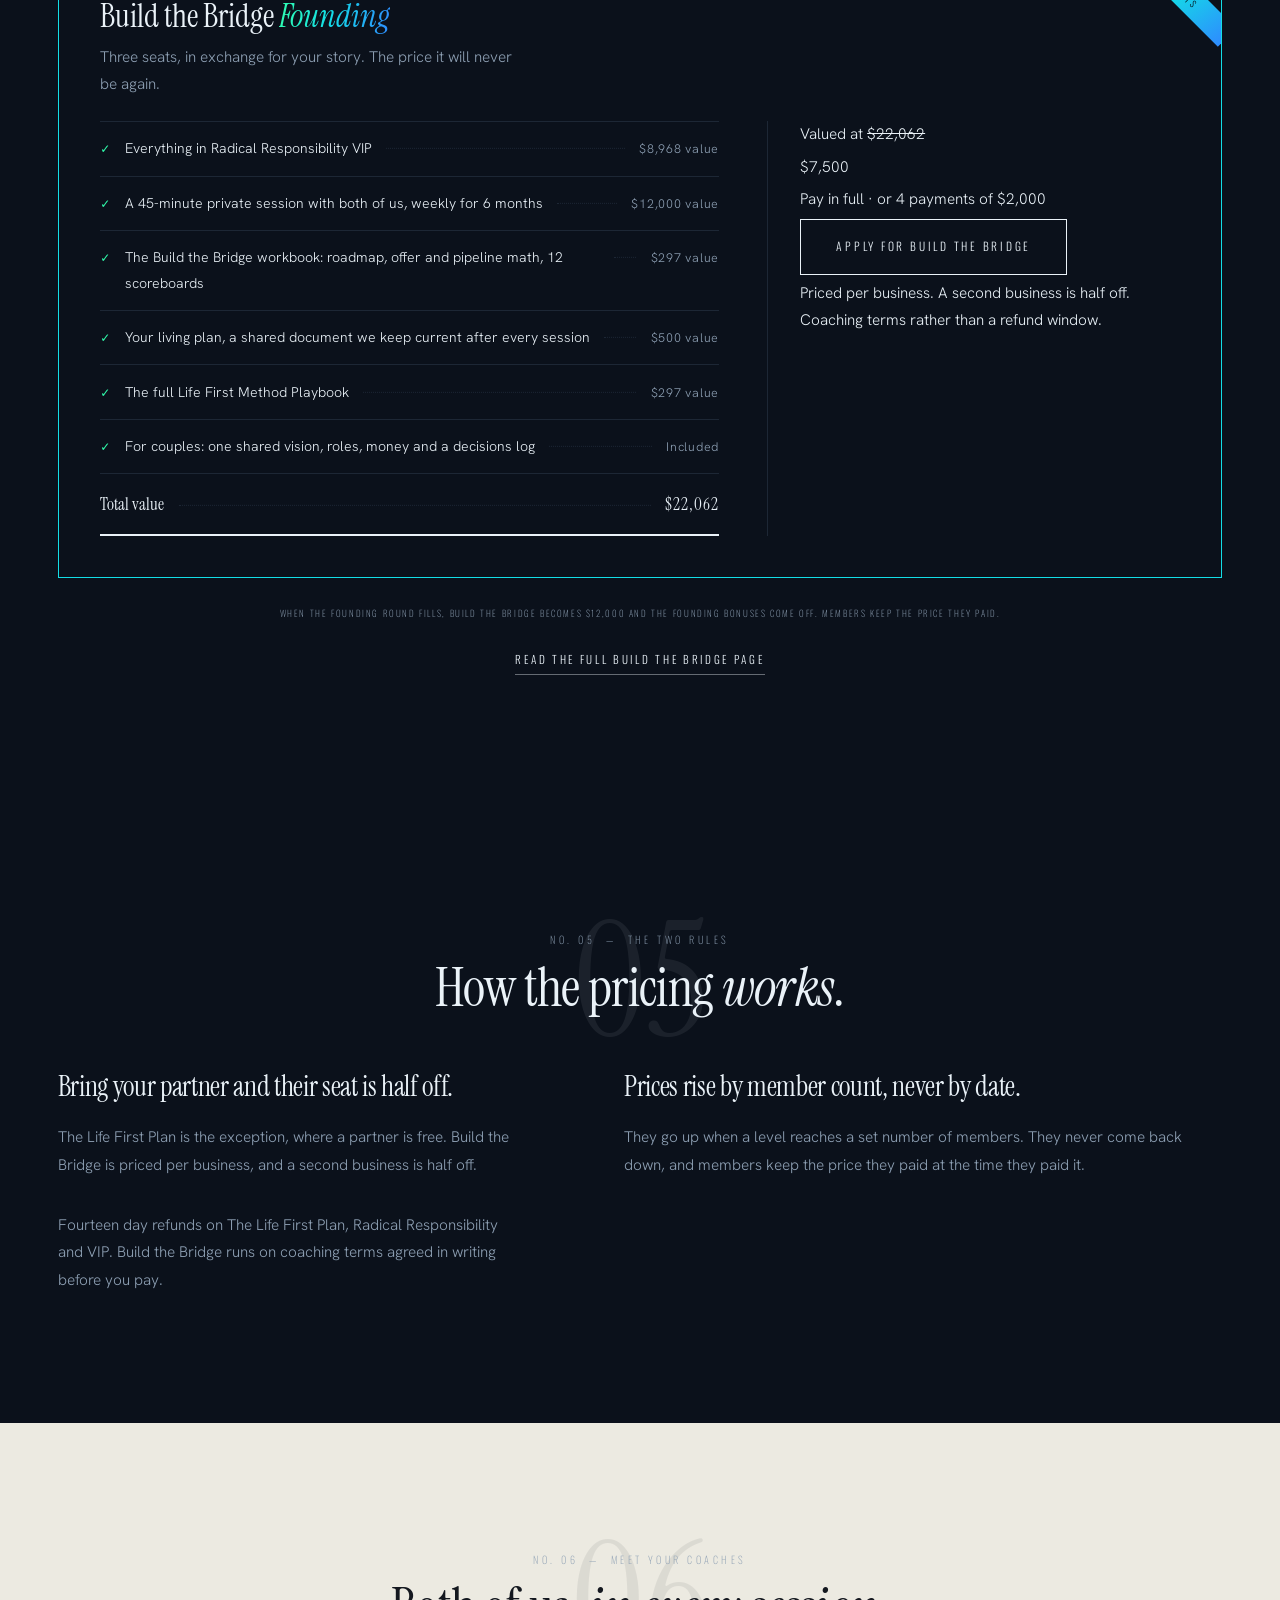
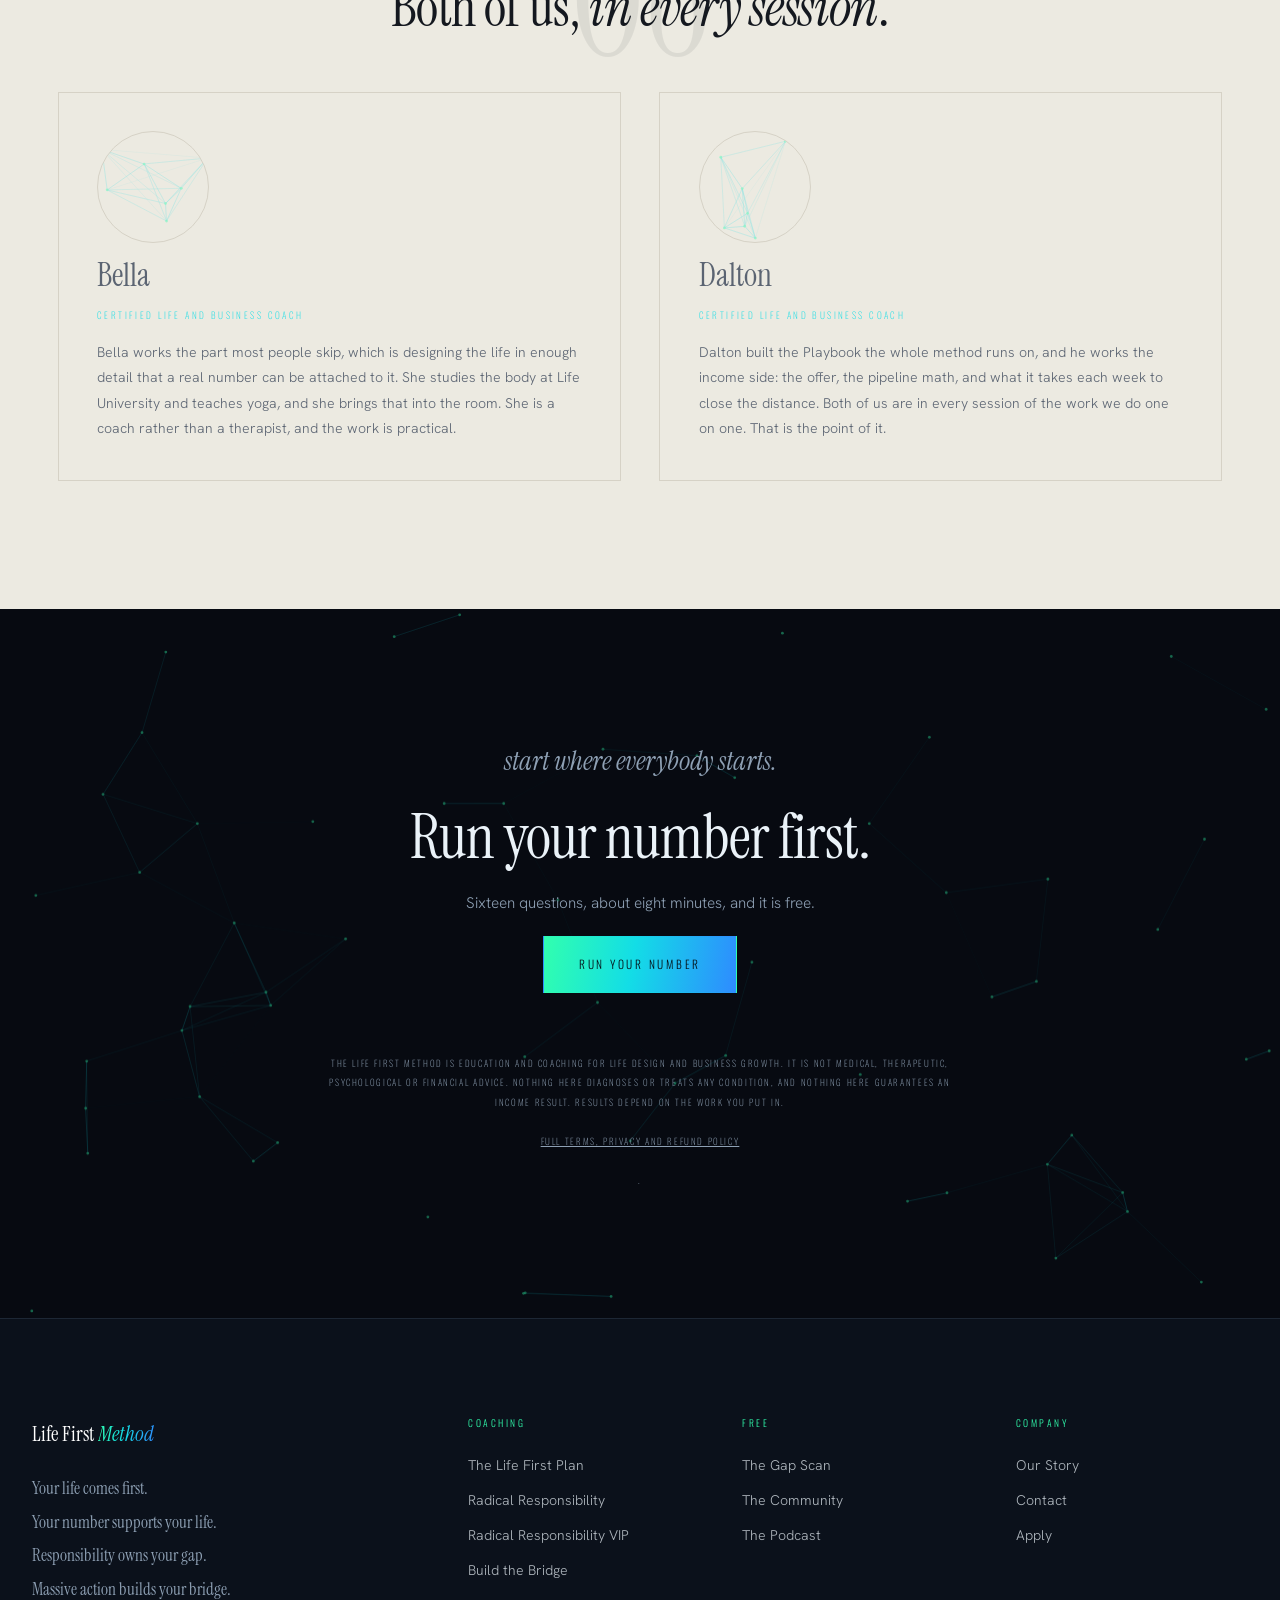
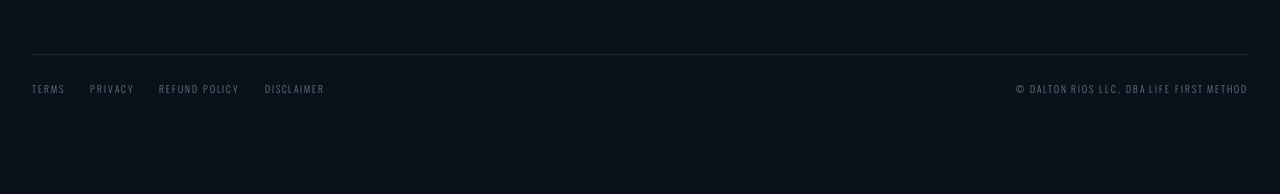
<file: work.html>
<!doctype html><html lang="en"><head><meta charset="utf-8"><meta name="viewport" content="width=device-width,initial-scale=1,viewport-fit=cover"><title>Coaching | Life First Method</title><link rel="preconnect" href="https://fonts.gstatic.com" crossorigin><link href="https://fonts.googleapis.com/css2?family=Hanken+Grotesk:wght@300;400;500&family=Instrument+Serif:ital@0;1&family=Oswald:wght@200;300&display=swap" rel="stylesheet"><link rel="stylesheet" href="site.css"></head><body><div id="prog" aria-hidden="true"></div><nav><div class="bar"><a class="mark" href="index.html">Life First <i>Method</i></a><div class="tabs"><a href="index.html">Home</a><a href="work.html" aria-current="page">Coaching</a><a href="community.html">Community</a><a href="podcast.html">Podcast</a><a href="story.html">Our Story</a><a href="contact.html">Contact</a></div></div></nav>
<header class="phead"><canvas class="flow" data-alpha=".4" aria-hidden="true"></canvas><div class="wrap in" style="text-align:center">
  <p class="label rev" style="text-align:center">Coaching</p>
  <h1 class="rev" style="--d:80ms;margin-inline:auto;text-align:center">Four moves, in <i>the right order</i>.</h1>
  <p class="sub rev" style="--d:160ms;margin-inline:auto;text-align:center">Every level includes everything below it. Most people start at the free scan and buy the next step when the one before it is finished. Every price is on this page.</p>
</div></header>
<div class="wrap" style="border-block:1px solid var(--line)"><div class="stats" style="padding-block:1.5rem"><div class="stats"><div class="stat"><b style="font-size:clamp(1.1rem,2.4vw,1.5rem)">Free</b><span>The Gap Scan</span></div><div class="stat"><b style="font-size:clamp(1.1rem,2.4vw,1.5rem)">$33</b><span>The Life First Plan</span></div><div class="stat"><b style="font-size:clamp(1.1rem,2.4vw,1.5rem)">$997</b><span>Radical Responsibility</span></div><div class="stat"><b style="font-size:clamp(1.1rem,2.4vw,1.5rem)">$2,500</b><span>VIP</span></div></div></div></div>

<section><div class="wrap"><div class="ladder rev"><a class="rung" href="index.html#scan"><span class="n">Free</span><span><h3>Find out what your life costs to run</h3><p>Sixteen questions, about eight minutes. You walk away with two figures: what the life you want costs each month, and what you bring home now.</p></span><span class="go">The Gap Scan &rarr;</span></a><a class="rung" href="#level-01"><span class="n">$33</span><span><h3>Write the life down, then price it</h3><p>One weekend. You finish holding one signed one-page plan and one monthly take-home figure. A partner joins free.</p></span><span class="go">The Life First Plan &rarr;</span></a><a class="rung" href="#level-02"><span class="n">$997</span><span><h3>Name what is in the way, and who owns it</h3><p>Five weeks, one module a week, and a written map of the distance with a name against every part of it.</p></span><span class="go">Radical Responsibility &rarr;</span></a><a class="rung" href="#level-03"><span class="n">$2,500</span><span><h3>Say it out loud on Tuesday, answer it on Tuesday</h3><p>Everything above, plus a live call with both of us most weeks for twelve months and personal answers for your first thirty days.</p></span><span class="go">VIP &rarr;</span></a><a class="rung" href="#level-04"><span class="n">$7,500</span><span><h3>Build the income until the figure is real</h3><p>Six months. A 45-minute private session with both of us every week, the offer and pipeline math, and a weekly scoreboard.</p></span><span class="go">Build the Bridge &rarr;</span></a></div></div></section>
<div class="marq" aria-hidden="true"><div><span>Every level includes everything below it. &nbsp;&bull;&nbsp; </span><span>Every level includes everything below it. &nbsp;&bull;&nbsp; </span><span>Every level includes everything below it. &nbsp;&bull;&nbsp; </span></div></div>

<section class="light" id="level-01"><div class="wrap">
  <div class="numhead rev"><span class="ghost" aria-hidden="true">01</span><p class="no">No. 01 &nbsp;&mdash;&nbsp; Level one</p><h2>Money that has <i>a job</i>, and a life that gives it one.</h2><p class="sub">You finish holding two numbers: what your life costs to run, and what you bring home now. The distance between them is the only thing that matters next.</p></div>
  <div class="cols" style="margin-bottom:clamp(2.5rem,6vw,4rem)">
    <div class="stack rev">
      <p class="label">Who this is for</p>
      <p style="font-family:var(--serif);font-size:clamp(1.2rem,2.2vw,1.6rem);line-height:1.35;max-width:26ch">An entrepreneur who thought it would feel different by now, and has no real number to steer by.</p>
      <p class="soft measure">That is who this is for. You design the life first, in detail, and then you price it. You finish holding one signed one-page plan and one Life First Number.</p>
      <p class="label" style="margin-top:.8rem">What you walk out holding</p>
      <p class="soft measure">Proof you got it: one signed one-page plan, and one Life First Number.</p>
    </div>
    <div class="rev" style="--d:120ms">
      <h3 style="font-size:clamp(1.2rem,2.4vw,1.7rem);margin-bottom:.8rem">Before anything can enter your life, it has to enter your awareness as a possibility.</h3>
      <p class="soft" style="margin-bottom:1.4rem">You write the life down in detail first. Your ordinary Tuesday, how each of the eight areas should feel, and who the life is for. No money is discussed until that page is full.</p>
      <div class="art wide"><canvas class="flow" data-alpha=".35" aria-hidden="true"></canvas><div class="glow" style="width:20rem;height:20rem;background:#13DDE6" aria-hidden="true"></div><span class="numeral">01</span><p class="cap">The Life First Plan</p></div>
    </div>
  </div>

  <div class="cols" style="margin-bottom:clamp(2.5rem,6vw,4rem)">
    <div class="stack s rev"><p class="label">What is inside</p><h3>The Life First Plan, step by step.</h3></div>
    <div class="list rev" style="--d:100ms"><div class="li"><h3>01 &middot; Why life first</h3><p>The opening teaching, in her words, and why the order everyone uses puts the income first and hopes.</p></div><div class="li"><h3>02 &middot; Show up</h3><p>An honest look at where you are, and the one thing you will face first.</p></div><div class="li"><h3>03 &middot; Design your life</h3><p>Your ideal ordinary Tuesday, how each of the eight areas of life should feel, twenty-five things your life could hold, and who it is for.</p></div><div class="li"><h3>04 &middot; Give money a job</h3><p>Where your current goal came from, what money is actually for, and a hiring letter to money.</p></div><div class="li"><h3>05 &middot; Price your life</h3><p>Four worksheets that add up to the Life First Number.</p></div><div class="li"><h3>06 &middot; The life, on one page</h3><p>The plan you sign and keep, and the invitation to what comes next.</p></div></div>
  </div>

  <p class="label rev" style="text-align:center;margin-bottom:1.4rem">Everything included, and what it is valued at</p>
  <div class="plan hot rev"><span class="ribbon">Start here</span><p class="ptitle">The Life First Plan</p><p class="soft" style="margin-top:.7rem;max-width:46ch">Everything below, delivered by email the moment you pay. A partner joins free.</p><div class="planbody"><div><div class="stackbox"><div class="srow"><span class="tick">&#10003;</span><span class="what">The Life First Plan workbook, 21 pages, fillable</span><span class="dots"></span><span class="val">$97 value</span></div><div class="srow"><span class="tick">&#10003;</span><span class="what">6 video lessons with Bella and Dalton, 40 to 55 minutes</span><span class="dots"></span><span class="val">$147 value</span></div><div class="srow"><span class="tick">&#10003;</span><span class="what">The Life First Number calculator</span><span class="dots"></span><span class="val">$47 value</span></div><div class="srow"><span class="tick">&#10003;</span><span class="what">A free seat for your partner</span><span class="dots"></span><span class="val">$33 value</span></div><div class="srow"><span class="tick">&#10003;</span><span class="what">The Life First Community</span><span class="dots"></span><span class="val">Included</span></div><div class="srow total"><span class="what">Total value</span><span class="dots"></span><span class="val">$324</span></div></div></div><div class="priceside"><span class="was">Valued at <s>$324</s></span><span class="now">$33</span><span class="terms">One payment &middot; a partner joins free</span><a class="btn btn-key" href="https://buy.stripe.com/00w5kD6Sc6xf2SgbfxbV60a" rel="noopener">Buy The Life First Plan</a><p class="fine">Delivered immediately. Fourteen day refund.</p></div></div></div>
  <div style="text-align:center;margin-top:1.4rem"><a class="link rev" href="plan.html">Read the full The Life First Plan page</a></div>
</div></section>
<div class="marq" aria-hidden="true"><div><span>What would an ordinary Tuesday look like, if you had designed it? &nbsp;&bull;&nbsp; </span><span>What would an ordinary Tuesday look like, if you had designed it? &nbsp;&bull;&nbsp; </span><span>What would an ordinary Tuesday look like, if you had designed it? &nbsp;&bull;&nbsp; </span></div></div>
<section class="mid" id="level-02"><div class="wrap">
  <div class="numhead rev"><span class="ghost" aria-hidden="true">02</span><p class="no">No. 02 &nbsp;&mdash;&nbsp; Level two</p><h2>The moment it is yours, <i>it is yours to move</i>.</h2><p class="sub">Five weeks, one module a week, and a scoreboard that runs whether you felt like it or not.</p></div>
  <div class="cols" style="margin-bottom:clamp(2.5rem,6vw,4rem)">
    <div class="stack rev">
      <p class="label">Who this is for</p>
      <p style="font-family:var(--serif);font-size:clamp(1.2rem,2.2vw,1.6rem);line-height:1.35;max-width:26ch">Someone who knows their number, and is ready to stop circling and take full ownership of the distance.</p>
      <p class="soft measure">Or someone who has bought The Life First Plan and is ready for what comes after it. Five weeks, and every part of the distance ends up with a name against it.</p>
      <p class="label" style="margin-top:.8rem">What you walk out holding</p>
      <p class="soft measure">Proof you got it: a written map of your gap, an owner named for every part of it, and five weeks of scoreboards.</p>
    </div>
    <div class="rev" style="--d:120ms">
      <h3 style="font-size:clamp(1.2rem,2.4vw,1.7rem);margin-bottom:.8rem">The gap is not out there. It is the edge of what the two of you have agreed is allowed.</h3>
      <p class="soft" style="margin-bottom:1.4rem">Module by module you name it: your number against today, the goals you inherited, what you do under pressure, who decides what, and the conversation you keep putting off.</p>
      <div class="art wide"><canvas class="flow" data-alpha=".35" aria-hidden="true"></canvas><div class="glow" style="width:20rem;height:20rem;background:#13DDE6" aria-hidden="true"></div><span class="numeral">02</span><p class="cap">Radical Responsibility</p></div>
    </div>
  </div>

  <div class="cols" style="margin-bottom:clamp(2.5rem,6vw,4rem)">
    <div class="stack s rev"><p class="label">What is inside</p><h3>Radical Responsibility, step by step.</h3></div>
    <div class="list rev" style="--d:100ms"><div class="li"><h3>01 &middot; Where you really are</h3><p>Your number against today, and each area of your life against how you want it to feel. Everything in plain facts and plain numbers.</p></div><div class="li"><h3>02 &middot; What you believe</h3><p>The goals you inherited, your money story, and the labels you still carry. You keep the ones that serve you and rewrite the rest.</p></div><div class="li"><h3>03 &middot; How you stall</h3><p>What you do under pressure when you freeze, and the move you make in the space between the feeling and the action.</p></div><div class="li"><h3>04 &middot; Who is around you</h3><p>The people you build with: who decides what, who handles the money, and the conversation you keep putting off.</p></div><div class="li"><h3>05 &middot; Own it all</h3><p>An owner named for every part of your gap, and one action a week.</p></div></div>
  </div>

  <p class="label rev" style="text-align:center;margin-bottom:1.4rem">Everything included, and what it is valued at</p>
  <div class="plan hot rev"><span class="ribbon">First 10</span><p class="ptitle">Radical Responsibility <em>Founding</em></p><p class="soft" style="margin-top:.7rem;max-width:46ch">For the first ten members. Five live calls with both of us, one per module, and those recordings become the course.</p><div class="planbody"><div><div class="stackbox"><div class="srow"><span class="tick">&#10003;</span><span class="what">Everything in The Life First Plan</span><span class="dots"></span><span class="val">$324 value</span></div><div class="srow"><span class="tick">&#10003;</span><span class="what">The 5-module video course, about 18 lessons</span><span class="dots"></span><span class="val">$1,200 value</span></div><div class="srow"><span class="tick">&#10003;</span><span class="what">The Radical Responsibility workbook, 8 weekly scoreboards</span><span class="dots"></span><span class="val">$197 value</span></div><div class="srow"><span class="tick">&#10003;</span><span class="what">12 months of access</span><span class="dots"></span><span class="val">Included</span></div><div class="srow"><span class="tick">&#10003;</span><span class="what">5 live calls with Bella and Dalton, one per module</span><span class="dots"></span><span class="val">$1,000 value</span></div><div class="srow total"><span class="what">Total value in the founding round</span><span class="dots"></span><span class="val">$2,721</span></div></div></div><div class="priceside"><span class="was">Valued at <s>$2,721</s></span><span class="now">$997</span><span class="terms">Pay in full &middot; or 3 payments of $359</span><a class="btn btn-key" href="https://buy.stripe.com/aFaeVda4og7P78w2J1bV60b" rel="noopener">Join the founding round</a><p class="fine">A partner's seat is $499. Fourteen day refund.</p></div></div></div><p class="fineprint rev" style="text-align:center;margin-top:1rem">When the founding round fills, Radical Responsibility becomes $1,500 and the founding bonuses come off. Members keep the price they paid.</p>
  <div style="text-align:center;margin-top:1.4rem"><a class="link rev" href="radical.html">Read the full Radical Responsibility page</a></div>
</div></section>
<div class="marq" aria-hidden="true"><div><span>You cannot change what you will not own. &nbsp;&bull;&nbsp; </span><span>You cannot change what you will not own. &nbsp;&bull;&nbsp; </span><span>You cannot change what you will not own. &nbsp;&bull;&nbsp; </span></div></div>
<section class="light" id="level-03"><div class="wrap">
  <div class="numhead rev"><span class="ghost" aria-hidden="true">03</span><p class="no">No. 03 &nbsp;&mdash;&nbsp; Level two plus</p><h2>The same result, <i>faster</i>, with both of us there.</h2><p class="sub">Forty-six calls across the year, dates published a quarter ahead, topics rotating through health, wealth and relationships.</p></div>
  <div class="cols" style="margin-bottom:clamp(2.5rem,6vw,4rem)">
    <div class="stack rev">
      <p class="label">Who this is for</p>
      <p style="font-family:var(--serif);font-size:clamp(1.2rem,2.2vw,1.6rem);line-height:1.35;max-width:26ch">Someone who wants Radical Responsibility, and wants us beside them while they do it.</p>
      <p class="soft measure">The $997 member is alone with a workbook and finds the answer in three months or never. The VIP member names the problem out loud on Tuesday and has an answer on Tuesday.</p>
      <p class="label" style="margin-top:.8rem">What you walk out holding</p>
      <p class="soft measure">With us in the room, forty-six times a year, and the dates already in your calendar.</p>
    </div>
    <div class="rev" style="--d:120ms">
      <h3 style="font-size:clamp(1.2rem,2.4vw,1.7rem);margin-bottom:.8rem">Every call is one teaching, then hot seats.</h3>
      <p class="soft" style="margin-bottom:1.4rem">Members send a call sheet ahead: what you want help with, your number this week, and your win. We work the sheets live. Nothing is improvised and nothing is wasted.</p>
      <div class="art wide"><canvas class="flow" data-alpha=".35" aria-hidden="true"></canvas><div class="glow" style="width:20rem;height:20rem;background:#13DDE6" aria-hidden="true"></div><span class="numeral">03</span><p class="cap">VIP</p></div>
    </div>
  </div>

  <div class="cols" style="margin-bottom:clamp(2.5rem,6vw,4rem)">
    <div class="stack s rev"><p class="label">What is inside</p><h3>Radical Responsibility VIP, step by step.</h3></div>
    <div class="list rev" style="--d:100ms"><div class="li"><h3>01 &middot; How the calls run</h3><p>Forty-six calls across the year, sixty to ninety minutes, on the calendar, with dates published a quarter ahead.</p></div><div class="li"><h3>02 &middot; What each call is</h3><p>One teaching, then hot seats from the call sheets members send ahead.</p></div><div class="li"><h3>03 &middot; The topics</h3><p>They rotate through health, wealth and relationships, because the three do not come apart.</p></div><div class="li"><h3>04 &middot; Between the calls</h3><p>Personal answers from both of us in the community for your first thirty days.</p></div><div class="li"><h3>05 &middot; The replay library</h3><p>Every call titled by the problem it solves, so you can find the one you need.</p></div></div>
  </div>

  <p class="label rev" style="text-align:center;margin-bottom:1.4rem">Everything included, and what it is valued at</p>
  <div class="plan hot rev"><span class="ribbon">First 10</span><p class="ptitle">VIP <em>Founding</em></p><p class="soft" style="margin-top:.7rem;max-width:46ch">For the first ten members, at the price it will never be again.</p><div class="planbody"><div><div class="stackbox"><div class="srow"><span class="tick">&#10003;</span><span class="what">Everything in Radical Responsibility</span><span class="dots"></span><span class="val">$1,721 value</span></div><div class="srow"><span class="tick">&#10003;</span><span class="what">46 live group calls, 60 to 90 minutes</span><span class="dots"></span><span class="val">$6,900 value</span></div><div class="srow"><span class="tick">&#10003;</span><span class="what">Personal answers from both coaches, your first 30 days</span><span class="dots"></span><span class="val">Included</span></div><div class="srow"><span class="tick">&#10003;</span><span class="what">The replay library, each call titled by the problem it solves</span><span class="dots"></span><span class="val">$300 value</span></div><div class="srow"><span class="tick">&#10003;</span><span class="what">The VIP call sheet</span><span class="dots"></span><span class="val">$47 value</span></div><div class="srow total"><span class="what">Total value</span><span class="dots"></span><span class="val">$8,968</span></div></div></div><div class="priceside"><span class="was">Valued at <s>$8,968</s></span><span class="now">$2,500</span><span class="terms">Pay in full &middot; or 4 payments of $675</span><a class="btn" href="#faq">Join the waitlist</a><p class="fine">A partner's seat is $1,250. Opens when Radical Responsibility has ten members.</p></div></div></div><p class="fineprint rev" style="text-align:center;margin-top:1rem">When the founding round fills, VIP becomes $3,000 and the founding bonuses come off. Members keep the price they paid.</p>
  <div style="text-align:center;margin-top:1.4rem"><a class="link rev" href="vip.html">Read the full Radical Responsibility VIP page</a></div>
</div></section>
<div class="marq" aria-hidden="true"><div><span>Name it out loud on Tuesday, and have an answer on Tuesday. &nbsp;&bull;&nbsp; </span><span>Name it out loud on Tuesday, and have an answer on Tuesday. &nbsp;&bull;&nbsp; </span><span>Name it out loud on Tuesday, and have an answer on Tuesday. &nbsp;&bull;&nbsp; </span></div></div>
<section class="mid" id="level-04"><div class="wrap">
  <div class="numhead rev"><span class="ghost" aria-hidden="true">04</span><p class="no">No. 04 &nbsp;&mdash;&nbsp; Level three</p><h2>An income built <i>to reach your number</i>.</h2><p class="sub">Six months, twenty-four sessions, a living document we keep current, and a scoreboard that runs every week.</p></div>
  <div class="cols" style="margin-bottom:clamp(2.5rem,6vw,4rem)">
    <div class="stack rev">
      <p class="label">Who this is for</p>
      <p style="font-family:var(--serif);font-size:clamp(1.2rem,2.2vw,1.6rem);line-height:1.35;max-width:26ch">An entrepreneur, alone or with a partner, who has done the inner work and wants the two of us beside them to build the income.</p>
      <p class="soft measure">Six seats. Three founding seats at $7,500, then $12,000. The page shows the price, so the call is a fit check rather than a pitch.</p>
      <p class="label" style="margin-top:.8rem">What you walk out holding</p>
      <p class="soft measure">Proof you got it: your income set up to reach the number, and action on it every week.</p>
    </div>
    <div class="rev" style="--d:120ms">
      <h3 style="font-size:clamp(1.2rem,2.4vw,1.7rem);margin-bottom:.8rem">The roadmap is built backward from the number.</h3>
      <p class="soft" style="margin-bottom:1.4rem">Six-month, ninety-day, thirty-day and seven-day milestones, then the offer, price and pipeline math: how many sales and how many conversations the gap actually takes.</p>
      <div class="art wide"><canvas class="flow" data-alpha=".35" aria-hidden="true"></canvas><div class="glow" style="width:20rem;height:20rem;background:#13DDE6" aria-hidden="true"></div><span class="numeral">04</span><p class="cap">Build the Bridge</p></div>
    </div>
  </div>

  <div class="cols" style="margin-bottom:clamp(2.5rem,6vw,4rem)">
    <div class="stack s rev"><p class="label">What is inside</p><h3>Build the Bridge, step by step.</h3></div>
    <div class="list rev" style="--d:100ms"><div class="li"><h3>01 &middot; Month one</h3><p>Where you stand, the roadmap built backward through six-month, ninety-day, thirty-day and seven-day milestones, and the offer, price and pipeline math. Couples start with the partners section.</p></div><div class="li"><h3>02 &middot; Month two</h3><p>The income plan: one offer, written word for word, sent to ten real people. Then the skill plan and the energy plan.</p></div><div class="li"><h3>03 &middot; Month three</h3><p>The weekly rhythm, and keeping it simple.</p></div><div class="li"><h3>04 &middot; Months four to six</h3><p>The weekly scoreboard runs every session.</p></div><div class="li"><h3>05 &middot; The last session</h3><p>Own it all, a letter to yourself, and your next ninety days.</p></div></div>
  </div>

  <p class="label rev" style="text-align:center;margin-bottom:1.4rem">Everything included, and what it is valued at</p>
  <div class="plan hot rev"><span class="ribbon">3 seats</span><p class="ptitle">Build the Bridge <em>Founding</em></p><p class="soft" style="margin-top:.7rem;max-width:46ch">Three seats, in exchange for your story. The price it will never be again.</p><div class="planbody"><div><div class="stackbox"><div class="srow"><span class="tick">&#10003;</span><span class="what">Everything in Radical Responsibility VIP</span><span class="dots"></span><span class="val">$8,968 value</span></div><div class="srow"><span class="tick">&#10003;</span><span class="what">A 45-minute private session with both of us, weekly for 6 months</span><span class="dots"></span><span class="val">$12,000 value</span></div><div class="srow"><span class="tick">&#10003;</span><span class="what">The Build the Bridge workbook: roadmap, offer and pipeline math, 12 scoreboards</span><span class="dots"></span><span class="val">$297 value</span></div><div class="srow"><span class="tick">&#10003;</span><span class="what">Your living plan, a shared document we keep current after every session</span><span class="dots"></span><span class="val">$500 value</span></div><div class="srow"><span class="tick">&#10003;</span><span class="what">The full Life First Method Playbook</span><span class="dots"></span><span class="val">$297 value</span></div><div class="srow"><span class="tick">&#10003;</span><span class="what">For couples: one shared vision, roles, money and a decisions log</span><span class="dots"></span><span class="val">Included</span></div><div class="srow total"><span class="what">Total value</span><span class="dots"></span><span class="val">$22,062</span></div></div></div><div class="priceside"><span class="was">Valued at <s>$22,062</s></span><span class="now">$7,500</span><span class="terms">Pay in full &middot; or 4 payments of $2,000</span><a class="btn" href="#faq">Apply for Build the Bridge</a><p class="fine">Priced per business. A second business is half off. Coaching terms rather than a refund window.</p></div></div></div><p class="fineprint rev" style="text-align:center;margin-top:1rem">When the founding round fills, Build the Bridge becomes $12,000 and the founding bonuses come off. Members keep the price they paid.</p>
  <div style="text-align:center;margin-top:1.4rem"><a class="link rev" href="bridge.html">Read the full Build the Bridge page</a></div>
</div></section>


<section class="mid"><div class="wrap"><div class="numhead rev"><span class="ghost" aria-hidden="true">05</span><p class="no">No. 05 &nbsp;&mdash;&nbsp; The two rules</p><h2>How the pricing <i>works</i>.</h2></div>
  <div class="cols">
    <div class="stack rev"><h3>Bring your partner and their seat is half off.</h3>
      <p class="soft">The Life First Plan is the exception, where a partner is free. Build the Bridge is priced per business, and a second business is half off.</p></div>
    <div class="stack rev" style="--d:120ms"><h3>Prices rise by member count, never by date.</h3>
      <p class="soft">They go up when a level reaches a set number of members. They never come back down, and members keep the price they paid at the time they paid it.</p></div>
  </div>
  <p class="soft rev" style="margin-top:2rem;max-width:52ch">Fourteen day refunds on The Life First Plan, Radical Responsibility and VIP. Build the Bridge runs on coaching terms agreed in writing before you pay.</p>
</div></section>

<section class="light"><div class="wrap"><div class="numhead rev"><span class="ghost" aria-hidden="true">06</span><p class="no">No. 06 &nbsp;&mdash;&nbsp; Meet your coaches</p><h2>Both of us, <i>in every session</i>.</h2></div><div class="coachgrid rev"><div class="coachcard"><div class="face"><canvas class="flow" data-alpha=".4" aria-hidden="true"></canvas><span>B</span></div><p class="nm">Bella</p><span class="rl">Certified life and business coach</span><p>Bella works the part most people skip, which is designing the life in enough detail that a real number can be attached to it. She studies the body at Life University and teaches yoga, and she brings that into the room. She is a coach rather than a therapist, and the work is practical.</p></div><div class="coachcard"><div class="face"><canvas class="flow" data-alpha=".4" aria-hidden="true"></canvas><span>D</span></div><p class="nm">Dalton</p><span class="rl">Certified life and business coach</span><p>Dalton built the Playbook the whole method runs on, and he works the income side: the offer, the pipeline math, and what it takes each week to close the distance. Both of us are in every session of the work we do one on one. That is the point of it.</p></div></div></div></section>

<section class="break"><canvas class="flow" data-alpha=".35" aria-hidden="true"></canvas><div class="in">
  <i class="rev">start where everybody starts.</i>
  <h2 class="rev" style="--d:140ms">Run your number first.</h2>
  <p class="soft rev" style="--d:220ms">Sixteen questions, about eight minutes, and it is free.</p>
  <a class="btn btn-key rev" style="--d:300ms" href="index.html#scan">Run your number</a>
  <p class="fineprint rev" style="--d:380ms">The Life First Method is education and coaching for life design and business growth. It is not medical, therapeutic, psychological or financial advice. Nothing here diagnoses or treats any condition, and nothing here guarantees an income result. Results depend on the work you put in. <a href="legal.html" style="color:inherit">Full terms, privacy and refund policy</a>.</p>
</div></section><footer id="contact">
  <div class="fgrid">
    <div><a class="mark" href="index.html">Life First <i>Method</i></a>
      <p class="fman">Your life comes first.<br>Your number supports your life.<br>Responsibility owns your gap.<br>Massive action builds your bridge.</p></div>
    <div class="fcol"><h4>Coaching</h4><a href="plan.html">The Life First Plan</a><a href="radical.html">Radical Responsibility</a><a href="vip.html">Radical Responsibility VIP</a><a href="bridge.html">Build the Bridge</a></div>
    <div class="fcol"><h4>Free</h4><a href="index.html#scan">The Gap Scan</a><a href="community.html">The Community</a><a href="podcast.html">The Podcast</a></div>
    <div class="fcol"><h4>Company</h4><a href="story.html">Our Story</a><a href="contact.html">Contact</a><a href="bridge.html#faq">Apply</a></div>
  </div>
  <div class="legal" id="legal"><a href="legal.html#terms">Terms</a><a href="legal.html#privacy">Privacy</a><a href="legal.html#refund">Refund Policy</a><a href="legal.html#disclaimer">Disclaimer</a>
    <span style="margin-left:auto">&copy; Dalton Rios LLC, DBA Life First Method</span></div>
</footer><script src="site.js"></script></body></html>
</file>
<file: site.css>
:root{
  --deep:#070A11; --deep2:#0B111B; --deep3:#111926; --line:#1d2735;
  --fg:#EAF2F8; --soft:#8ea0b4;
  --bone:#ECEAE1; --bone2:#F6F4EC; --ink:#14181F; --ink-soft:#5b6472; --line-l:#d6d2c6;
  --green:#31FFAE; --cyan:#13DDE6; --blue:#2E8BFF;
  --grad:linear-gradient(100deg,var(--green) 0%,var(--cyan) 46%,var(--blue) 100%);
  --serif:'Instrument Serif',Georgia,'Times New Roman',serif;
  --sans:'Hanken Grotesk',system-ui,-apple-system,sans-serif;
  --label:'Oswald',Haettenschweiler,sans-serif;
  color-scheme:dark;
}
*{box-sizing:border-box}
html{scroll-behavior:smooth}
body{margin:0;background:var(--deep);color:var(--fg);font-family:var(--sans);font-weight:300;
  font-size:.96rem;line-height:1.8;-webkit-font-smoothing:antialiased;overflow-x:hidden}
h1,h2,h3{margin:0;font-family:var(--serif);font-weight:400;line-height:1.08;letter-spacing:-.012em;text-wrap:balance}
h1{font-size:clamp(2.6rem,7vw,5.6rem)}
h2{font-size:clamp(1.9rem,4.4vw,3.4rem)}
h3{font-size:clamp(1.25rem,2.4vw,1.75rem)}
i,em{font-style:italic}
p{margin:0}
a{color:inherit}
.grad{background:var(--grad);-webkit-background-clip:text;background-clip:text;color:transparent}
.label{font-family:var(--label);font-weight:200;font-size:.64rem;letter-spacing:.32em;text-transform:uppercase;color:var(--soft)}
.soft{color:var(--soft)}
.measure{max-width:36rem}
.wrap{max-width:76rem;margin:0 auto;padding-inline:max(1.6rem,env(safe-area-inset-left,0px))}
section{padding-block:clamp(4.5rem,10vw,8.5rem);position:relative}
.stack{display:flex;flex-direction:column;gap:1.4rem}
.stack.s{gap:.85rem}
.cols{display:grid;grid-template-columns:minmax(0,.9fr) minmax(0,1.1fr);gap:clamp(2.4rem,6vw,6rem);align-items:start}
@media (max-width:60rem){.cols{grid-template-columns:1fr;gap:2.2rem}}
.light{background:var(--bone);color:var(--ink)}
.light .soft{color:var(--ink-soft)}
.light .label{color:var(--ink-soft)}
.light .rule{background:var(--line-l)}
.mid{background:var(--deep2)}
.rule{height:1px;background:var(--line);border:0;margin:0}

/* links and buttons */
.btn{display:inline-flex;align-items:center;gap:.7rem;font-family:var(--label);font-weight:300;font-size:.72rem;
  letter-spacing:.24em;text-transform:uppercase;text-decoration:none;padding:1.05rem 2.2rem;
  border:1px solid currentColor;transition:transform .35s cubic-bezier(.2,.7,.3,1),background .35s,color .35s,border-color .35s}
.btn:hover{transform:translateY(-2px)}
.btn-key{border-color:transparent;background:var(--grad);color:#05131a}
.link{display:inline-block;text-decoration:none;font-family:var(--label);font-weight:300;font-size:.7rem;
  letter-spacing:.24em;text-transform:uppercase;position:relative;padding-bottom:.35rem}
.link::after{content:"";position:absolute;left:0;right:0;bottom:0;height:1px;background:currentColor;opacity:.4;transition:opacity .4s}
.link:hover::after{opacity:1;background:var(--grad)}

/* motion */
#prog{position:fixed;top:env(safe-area-inset-top,0px);left:0;height:2px;width:0;background:var(--grad);z-index:60;transition:width .12s linear}
.rev{opacity:0;transform:translateY(22px);transition:opacity .9s cubic-bezier(.2,.7,.3,1),transform .9s cubic-bezier(.2,.7,.3,1);transition-delay:var(--d,0ms)}
.rev.in{opacity:1;transform:none}
@media (prefers-reduced-motion:reduce){.rev{opacity:1;transform:none;transition:none}#prog{display:none}html{scroll-behavior:auto}}

/* nav */
body::before{content:"";position:fixed;inset:0 0 auto;height:env(safe-area-inset-top,0px);z-index:61;background:var(--deep)}
nav{position:sticky;top:env(safe-area-inset-top,0px);z-index:50;background:rgba(7,10,17,.88);backdrop-filter:blur(16px);border-bottom:1px solid rgba(255,255,255,.07)}
nav .bar{display:flex;align-items:center;gap:1.5rem;padding:1rem max(1.6rem,env(safe-area-inset-left,0px));max-width:76rem;margin-inline:auto}
.mark{font-family:var(--serif);font-size:1.3rem;color:#fff;text-decoration:none;white-space:nowrap}
.mark i{font-style:italic;background:var(--grad);-webkit-background-clip:text;background-clip:text;color:transparent}
.navlinks{display:flex;gap:1.7rem;margin-left:auto}
.navlinks a{font-family:var(--label);font-weight:200;font-size:.66rem;letter-spacing:.26em;text-transform:uppercase;
  color:#b9c7d6;text-decoration:none;position:relative}
.navlinks a::after{content:"";position:absolute;left:0;right:100%;bottom:-6px;height:1px;background:var(--grad);transition:right .45s cubic-bezier(.2,.7,.3,1)}
.navlinks a:hover::after,.navlinks a[aria-current]::after{right:0}
@media (max-width:64rem){.navlinks{display:none}}

/* the graphic panel that replaces photography */
.art{position:relative;aspect-ratio:4/5;overflow:hidden;background:var(--deep2);border:1px solid var(--line);
  display:grid;place-items:center}
.art.wide{aspect-ratio:3/2}
.art canvas{position:absolute;inset:0;width:100%;height:100%}
.art .glow{position:absolute;border-radius:50%;filter:blur(90px);opacity:.3}
.art .numeral{position:relative;z-index:2;font-family:var(--serif);font-size:clamp(7rem,22vw,15rem);line-height:.8;
  color:transparent;-webkit-text-stroke:1px rgba(234,242,248,.3)}
.art .numeral.on{background:var(--grad);-webkit-background-clip:text;background-clip:text;-webkit-text-stroke:0}
.art .cap{position:absolute;left:0;right:0;bottom:0;padding:1.3rem 1.5rem;z-index:3;
  font-family:var(--label);font-weight:200;font-size:.6rem;letter-spacing:.26em;text-transform:uppercase;color:var(--soft)}
.arcs{position:absolute;inset:0;z-index:1;opacity:.5}
.arcs svg{width:100%;height:100%;display:block}

/* page head */
.phead{position:relative;overflow:hidden;padding:clamp(5rem,11vw,9rem) 0 clamp(3.5rem,8vw,6rem);border-bottom:1px solid var(--line)}
.phead canvas{position:absolute;inset:0;width:100%;height:100%;z-index:0;opacity:.55}
.phead .in{position:relative;z-index:2}
.phead h1{max-width:18ch;margin-top:1rem}
.phead .sub{margin-top:1.4rem;max-width:46ch;color:var(--soft);font-size:clamp(1rem,1.7vw,1.12rem)}
.phead .meta{margin-top:2rem;font-family:var(--label);font-weight:200;font-size:.62rem;letter-spacing:.26em;text-transform:uppercase;color:var(--soft)}

/* value stack */
.stackbox{border-top:1px solid var(--line)}
.light .stackbox{border-color:var(--line-l)}
.srow{display:flex;align-items:baseline;gap:.9rem;padding-block:.88rem;border-bottom:1px solid var(--line);font-size:.88rem}
.light .srow{border-color:var(--line-l)}
.srow .tick{color:var(--green);flex:none;font-size:.75rem}
.light .srow .tick{color:#0E6A63}
.srow .what{flex:none;max-width:calc(100% - 9rem)}
.srow .dots{flex:1;border-bottom:1px dotted var(--line);transform:translateY(-.26rem);min-width:1.2rem}
.light .srow .dots{border-color:var(--line-l)}
.srow .val{flex:none;font-variant-numeric:tabular-nums;color:var(--soft);font-size:.78rem;letter-spacing:.06em}
.light .srow .val{color:var(--ink-soft)}
.srow.total{border-bottom:2px solid currentColor}
.srow.total .what,.srow.total .val{font-family:var(--serif);font-size:1.08rem;color:inherit}
.price{display:flex;flex-direction:column;gap:.4rem;padding-top:1.8rem}
.price .was{font-family:var(--label);font-weight:200;font-size:.66rem;letter-spacing:.24em;text-transform:uppercase;color:var(--soft)}
.light .price .was{color:var(--ink-soft)}
.price .now{font-family:var(--serif);font-size:clamp(2.6rem,6vw,4.2rem);line-height:1;
  background:var(--grad);-webkit-background-clip:text;background-clip:text;color:transparent}
.price .terms{font-family:var(--label);font-weight:200;font-size:.66rem;letter-spacing:.24em;text-transform:uppercase;color:var(--soft)}
.light .price .terms{color:var(--ink-soft)}
.price .btn{margin-top:1.3rem;align-self:flex-start}
.price .fine{font-size:.8rem;color:var(--soft);margin-top:1rem}
.light .price .fine{color:var(--ink-soft)}

/* lists, ladder, faq */
.list{border-top:1px solid var(--line)}
.light .list{border-color:var(--line-l)}
.li{padding-block:1.3rem;border-bottom:1px solid var(--line);transition:padding-left .4s}
.light .li{border-color:var(--line-l)}
.li:hover{padding-left:.6rem}
.li h3{margin-bottom:.3rem}
.li p{font-size:.88rem;color:var(--soft)}
.light .li p{color:var(--ink-soft)}
.ladder{border-top:1px solid var(--line)}
.light .ladder{border-color:var(--line-l)}
.rung{display:grid;grid-template-columns:auto minmax(0,1fr) auto;gap:1.4rem;align-items:baseline;
  padding-block:1.7rem;border-bottom:1px solid var(--line);text-decoration:none;transition:padding-left .45s,opacity .45s;opacity:.72}
.light .rung{border-color:var(--line-l)}
.rung:hover{padding-left:.7rem;opacity:1}
.rung .n{font-family:var(--label);font-weight:200;font-size:.64rem;letter-spacing:.26em;text-transform:uppercase;color:var(--soft);min-width:3.4rem}
.rung h3{margin-bottom:.3rem}
.rung:hover h3{background:var(--grad);-webkit-background-clip:text;background-clip:text;color:transparent}
.rung p{font-size:.88rem;color:var(--soft);max-width:46ch}
.light .rung p{color:var(--ink-soft)}
.rung .go{font-family:var(--label);font-weight:300;font-size:.66rem;letter-spacing:.24em;text-transform:uppercase;color:var(--cyan);white-space:nowrap}
@media (max-width:46rem){.rung{grid-template-columns:auto minmax(0,1fr)}.rung .go{display:none}}
.faq{border-top:1px solid var(--line)}
.light .faq{border-color:var(--line-l)}
.faq details{border-bottom:1px solid var(--line)}
.light .faq details{border-color:var(--line-l)}
.faq summary{list-style:none;cursor:pointer;padding-block:1.25rem;display:flex;justify-content:space-between;gap:1rem;
  font-family:var(--serif);font-size:1.1rem}
.faq summary::-webkit-details-marker{display:none}
.faq summary::after{content:"+";font-family:var(--label);color:var(--cyan)}
.faq details[open] summary::after{content:"\2212"}
.faq p{font-size:.88rem;color:var(--soft);padding-bottom:1.3rem;max-width:52ch}
.light .faq p{color:var(--ink-soft)}

footer{background:var(--deep2);border-top:1px solid var(--line);padding:clamp(3.5rem,8vw,6rem) max(1.6rem,env(safe-area-inset-left,0px))}
.fgrid{display:grid;grid-template-columns:minmax(0,1.7fr) repeat(3,minmax(0,1fr));gap:2.6rem;max-width:76rem;margin-inline:auto}
@media (max-width:56rem){.fgrid{grid-template-columns:1fr 1fr}}
.fman{font-family:var(--serif);font-size:1.05rem;line-height:2;color:var(--soft);margin-top:1.2rem}
.fcol h4{font-family:var(--label);font-weight:300;font-size:.6rem;letter-spacing:.26em;text-transform:uppercase;color:var(--green);margin:0 0 1rem}
.fcol a{display:block;font-size:.88rem;color:var(--fg);text-decoration:none;padding-block:.3rem;opacity:.74;transition:opacity .35s,transform .35s}
.fcol a:hover{opacity:1;transform:translateX(3px)}
.legal{max-width:76rem;margin:3rem auto 0;padding-top:1.6rem;border-top:1px solid var(--line);
  display:flex;flex-wrap:wrap;gap:.6rem 1.6rem;font-family:var(--label);font-weight:200;font-size:.6rem;letter-spacing:.2em;text-transform:uppercase;color:var(--soft)}
.legal a{text-decoration:none}

/* ===== Jamie's structural vocabulary ===== */

/* page-specific rail nav on offer pages */
.offernav{position:sticky;top:env(safe-area-inset-top,0px);z-index:49;background:rgba(7,10,17,.9);backdrop-filter:blur(14px);border-bottom:1px solid var(--line)}
.offernav .bar{display:flex;align-items:center;gap:1.4rem;padding:.8rem max(1.6rem,env(safe-area-inset-left,0px));max-width:76rem;margin-inline:auto}
.offernav .jump{display:flex;gap:1.4rem;flex:1}
.offernav a{font-family:var(--label);font-weight:200;font-size:.62rem;letter-spacing:.24em;text-transform:uppercase;color:#b9c7d6;text-decoration:none}
.offernav a:hover{color:var(--green)}
.offernav .end{font-family:var(--label);font-size:.62rem;letter-spacing:.24em;text-transform:uppercase;color:var(--green);text-decoration:none;white-space:nowrap}
@media (max-width:56rem){.offernav .jump{display:none}.offernav .bar{justify-content:space-between}}

/* numbered section head with the ghosted numeral */
.numhead{text-align:center;position:relative;margin-bottom:clamp(2.2rem,5vw,3.4rem)}
.numhead .ghost{position:absolute;left:50%;top:-.18em;transform:translateX(-50%);font-family:var(--serif);
  font-size:clamp(5.5rem,14vw,10rem);line-height:1;opacity:.07;pointer-events:none;white-space:nowrap}
.numhead .no{position:relative;font-family:var(--label);font-weight:200;font-size:.64rem;letter-spacing:.34em;text-transform:uppercase;color:var(--soft)}
.numhead h2{position:relative;margin-top:.6rem}
.numhead .sub{position:relative;margin:1rem auto 0;max-width:46ch;color:var(--soft)}

/* alternating feature blocks */
.feat{display:grid;grid-template-columns:minmax(0,1fr) minmax(0,1fr);gap:clamp(2rem,5vw,4.5rem);align-items:center;margin-bottom:clamp(2.5rem,6vw,4.5rem)}
.feat:nth-of-type(even) .fimg{order:-1}
@media (max-width:58rem){.feat{grid-template-columns:1fr}.feat:nth-of-type(even) .fimg{order:0}}

/* tone break */
.break{position:relative;text-align:center;overflow:hidden;padding-block:clamp(4rem,10vw,8rem)}
.break canvas{position:absolute;inset:0;width:100%;height:100%;z-index:0;opacity:.5}
.break .in{position:relative;z-index:2;display:flex;flex-direction:column;gap:1.2rem;align-items:center;max-width:40rem;margin-inline:auto}
.break i{font-family:var(--serif);font-style:italic;font-size:clamp(1.1rem,2.6vw,1.7rem);color:var(--soft)}
.break h2{font-size:clamp(2rem,5.6vw,3.8rem)}

/* marquee */
.marq{overflow:hidden;background:var(--deep2);border-block:1px solid var(--line);padding-block:clamp(1rem,2.2vw,1.5rem)}
.light+.marq,.marq.onlight{background:var(--bone2);border-color:var(--line-l)}
.marq div{display:flex;gap:3.5rem;white-space:nowrap;animation:slide 42s linear infinite;
  font-family:var(--serif);font-style:italic;font-size:clamp(1.1rem,2.6vw,1.9rem)}
@keyframes slide{from{transform:translateX(0)}to{transform:translateX(-50%)}}
@media (prefers-reduced-motion:reduce){.marq div{animation:none}}

/* stat band */
.stats{display:grid;grid-template-columns:repeat(4,1fr);gap:1rem;text-align:center}
@media (max-width:48rem){.stats{grid-template-columns:repeat(2,1fr);gap:2.2rem 1rem}}
.stat b{display:block;font-family:var(--serif);font-size:clamp(2rem,5vw,3.4rem);line-height:1;
  background:var(--grad);-webkit-background-clip:text;background-clip:text;color:transparent}
.stat span{display:block;margin-top:.5rem;font-family:var(--label);font-weight:200;font-size:.58rem;letter-spacing:.24em;text-transform:uppercase;color:var(--soft)}
.light .stat span{color:var(--ink-soft)}

/* accordion */
.acc{border-top:1px solid var(--line)}
.light .acc{border-color:var(--line-l)}
.acc details{border-bottom:1px solid var(--line)}
.light .acc details{border-color:var(--line-l)}
.acc summary{list-style:none;cursor:pointer;display:flex;align-items:center;gap:1.1rem;padding-block:1.25rem}
.acc summary::-webkit-details-marker{display:none}
.acc .badge{width:2.3rem;height:2.3rem;flex:none;border-radius:50%;border:1px solid var(--line);display:grid;place-items:center;
  font-family:var(--label);font-size:.66rem;color:var(--soft);transition:.4s}
.light .acc .badge{border-color:var(--line-l);color:var(--ink-soft)}
.acc details[open] .badge{background:var(--grad);color:#05131a;border-color:transparent}
.acc summary h3{flex:1;min-width:0;font-size:clamp(1.05rem,1.9vw,1.3rem)}
.acc summary::after{content:"+";font-family:var(--label);color:var(--cyan)}
.acc details[open] summary::after{content:"\2212"}
.acc p{padding:0 0 1.3rem 3.4rem;font-size:.88rem;color:var(--soft);max-width:54ch}
.light .acc p{color:var(--ink-soft)}
@media (max-width:40rem){.acc p{padding-left:0}}

/* coach cards */
.coachgrid{display:grid;grid-template-columns:1fr 1fr;gap:clamp(1.4rem,3vw,2.4rem)}
@media (max-width:52rem){.coachgrid{grid-template-columns:1fr}}
.coachcard{border:1px solid var(--line);padding:clamp(1.6rem,3.4vw,2.4rem);display:flex;flex-direction:column;gap:1rem}
.light .coachcard{border-color:var(--line-l)}
.face{width:clamp(5rem,12vw,7rem);aspect-ratio:1;border-radius:50%;border:1px solid var(--line);
  display:grid;place-items:center;font-family:var(--serif);font-size:clamp(1.6rem,3.6vw,2.2rem);
  background:var(--grad);-webkit-background-clip:text;background-clip:text;color:transparent;position:relative;overflow:hidden}
.face canvas{position:absolute;inset:0;width:100%;height:100%;opacity:.5}
.face span{position:relative;z-index:2}
.light .face{border-color:var(--line-l)}
.coachcard .nm{font-family:var(--serif);font-size:clamp(1.5rem,3vw,2rem);line-height:1}
.coachcard .rl{font-family:var(--label);font-weight:200;font-size:.58rem;letter-spacing:.26em;text-transform:uppercase;color:var(--cyan)}
.coachcard p{font-size:.88rem;color:var(--soft)}
.light .coachcard p{color:var(--ink-soft)}

/* investment cards */
.plan{position:relative;border:1px solid var(--line);padding:clamp(1.6rem,3.6vw,2.6rem);margin-bottom:1.6rem;overflow:hidden}
.light .plan{border-color:var(--line-l)}
.plan.hot{border-color:var(--cyan)}
.ribbon{position:absolute;top:0;right:0;background:var(--grad);color:#05131a;font-family:var(--label);font-size:.56rem;
  letter-spacing:.2em;text-transform:uppercase;padding:.3rem 2.8rem;transform:rotate(45deg) translate(2rem,-.2rem);transform-origin:center}
.plan .ptitle{font-family:var(--serif);font-size:clamp(1.4rem,3vw,2rem);line-height:1}
.plan .ptitle em{font-style:italic;background:var(--grad);-webkit-background-clip:text;background-clip:text;color:transparent}
.planbody{display:grid;grid-template-columns:minmax(0,1.5fr) minmax(0,1fr);gap:clamp(1.6rem,4vw,3rem);margin-top:1.4rem}
@media (max-width:52rem){.planbody{grid-template-columns:1fr}}
.priceside{border-left:1px solid var(--line);padding-left:clamp(1.2rem,3vw,2rem);display:flex;flex-direction:column;align-items:flex-start;gap:.3rem}
.light .priceside{border-color:var(--line-l)}
@media (max-width:52rem){.priceside{border-left:0;border-top:1px solid var(--line);padding-left:0;padding-top:1.4rem}}

/* sticky price rail */
.rail{position:fixed;left:0;right:0;bottom:0;z-index:48;background:var(--deep);border-top:1px solid var(--line);
  padding-bottom:env(safe-area-inset-bottom,0px);transform:translateY(100%);transition:transform .5s cubic-bezier(.2,.7,.3,1)}
.rail.up{transform:none}
.rail .bar{display:flex;align-items:center;gap:1rem;padding:.9rem max(1.6rem,env(safe-area-inset-left,0px));max-width:76rem;margin-inline:auto}
.rail .txt{font-size:.88rem;color:var(--fg);min-width:0}
.rail .txt b{font-family:var(--serif);font-weight:400}
.rail .txt span{color:var(--soft)}
.rail .btn{margin-left:auto;padding:.75rem 1.5rem;font-size:.66rem;flex:none}
@media (max-width:40rem){.rail .txt{font-size:.76rem}.rail .btn{padding:.65rem 1.1rem;font-size:.6rem}}
body.hasrail{padding-bottom:4.5rem}

/* typed note and polaroid slots */
.typed{display:flex;flex-direction:column;gap:1.2rem;font-family:var(--label);font-weight:200;
  font-size:clamp(.84rem,1.4vw,.95rem);letter-spacing:.04em;line-height:2.1;color:var(--soft)}
.typed b{font-weight:300;color:var(--fg)}
.light .typed{color:var(--ink-soft)}.light .typed b{color:var(--ink)}
.sig{font-family:var(--serif);font-style:italic;font-size:clamp(1.8rem,4vw,2.8rem);line-height:1;
  background:var(--grad);-webkit-background-clip:text;background-clip:text;color:transparent;margin-top:.5rem}
.slots{display:flex;flex-direction:column;gap:1.4rem}
.slot{position:relative;background:var(--deep2);border:1px solid var(--line);aspect-ratio:4/5;
  display:grid;place-items:center;overflow:hidden;transform:rotate(-1.6deg);transition:transform .7s cubic-bezier(.2,.7,.3,1)}
.slot:nth-child(2){transform:rotate(1.6deg)}
.slot:hover{transform:rotate(0) scale(1.02)}
.slot canvas{position:absolute;inset:0;width:100%;height:100%;opacity:.5}
.slot span{position:relative;z-index:2;font-family:var(--label);font-weight:200;font-size:.58rem;letter-spacing:.24em;text-transform:uppercase;color:var(--soft)}

/* timeline reel */
.reelNav{display:flex;gap:.6rem;margin-bottom:1.2rem}
.reelNav button{width:2.5rem;height:2.5rem;border-radius:50%;border:1px solid var(--line);background:none;color:inherit;cursor:pointer;transition:.3s;font-family:inherit}
.reelNav button:hover{border-color:transparent;background:var(--grad);color:#05131a}
.light .reelNav button{border-color:var(--line-l)}
.reelRow{display:grid;grid-auto-flow:column;grid-auto-columns:minmax(14rem,20vw);gap:clamp(1rem,2.4vw,1.8rem);
  overflow-x:auto;scroll-snap-type:x mandatory;scrollbar-width:none;padding-bottom:.5rem}
.reelRow::-webkit-scrollbar{display:none}
.chapter{scroll-snap-align:start;min-width:0}
.chapter .sh{aspect-ratio:1;position:relative;overflow:hidden;background:var(--deep2);border:1px solid var(--line);display:grid;place-items:center}
.light .chapter .sh{background:var(--bone2);border-color:var(--line-l)}
.chapter .sh canvas{position:absolute;inset:0;width:100%;height:100%;opacity:.45}
.chapter .sh b{position:relative;z-index:2;font-family:var(--serif);font-size:clamp(2.4rem,6vw,3.4rem);
  color:transparent;-webkit-text-stroke:1px var(--soft)}
.chapter .dot{height:1px;background:var(--line);margin:1.2rem 0 1rem;position:relative}
.light .chapter .dot{background:var(--line-l)}
.chapter .dot::before{content:"";position:absolute;left:0;top:-4px;width:9px;height:9px;border-radius:50%;background:var(--grad)}
.chapter h3{font-family:var(--label);font-weight:300;font-size:.74rem;letter-spacing:.24em;text-transform:uppercase}
.chapter p{font-size:.86rem;color:var(--soft);margin-top:.5rem}
.light .chapter p{color:var(--ink-soft)}

.fineprint{font-family:var(--label);font-weight:200;font-size:.56rem;letter-spacing:.18em;text-transform:uppercase;
  line-height:2.2;color:var(--soft);text-align:center;max-width:58rem;margin:2.6rem auto 0}

/* ===== navigation that works at every width ===== */
.burger{display:none;margin-left:auto;background:none;border:0;cursor:pointer;padding:.5rem;
  font-family:var(--label);font-weight:300;font-size:.64rem;letter-spacing:.26em;text-transform:uppercase;color:#c3cedb}
.burger:hover{color:var(--green)}
.burger .bars{display:inline-flex;flex-direction:column;gap:4px;vertical-align:middle;margin-left:.6rem}
.burger .bars i{display:block;width:18px;height:1px;background:currentColor;transition:transform .4s,opacity .3s}
body.menuopen .burger .bars i:nth-child(1){transform:translateY(5px) rotate(45deg)}
body.menuopen .burger .bars i:nth-child(2){opacity:0}
body.menuopen .burger .bars i:nth-child(3){transform:translateY(-5px) rotate(-45deg)}
@media (max-width:64rem){.burger{display:inline-flex;align-items:center}}

.menu{position:fixed;inset:0;z-index:55;background:var(--deep);display:flex;flex-direction:column;
  justify-content:center;padding:max(5rem,env(safe-area-inset-top,0px)) max(1.6rem,env(safe-area-inset-left,0px)) 3rem;
  opacity:0;visibility:hidden;transition:opacity .45s ease,visibility .45s}
body.menuopen .menu{opacity:1;visibility:visible}
.menu canvas{position:absolute;inset:0;width:100%;height:100%;opacity:.35;z-index:0}
.menu .inner{position:relative;z-index:2;max-width:76rem;width:100%;margin-inline:auto;display:flex;flex-direction:column;gap:.2rem}
.menu a{font-family:var(--serif);font-size:clamp(1.9rem,7vw,3rem);color:var(--fg);text-decoration:none;
  padding-block:.5rem;border-bottom:1px solid var(--line);opacity:0;transform:translateY(14px);
  transition:opacity .5s ease,transform .5s cubic-bezier(.2,.7,.3,1),color .3s}
body.menuopen .menu a{opacity:1;transform:none}
.menu a:nth-child(1){transition-delay:.08s}.menu a:nth-child(2){transition-delay:.14s}
.menu a:nth-child(3){transition-delay:.2s}.menu a:nth-child(4){transition-delay:.26s}
.menu a:nth-child(5){transition-delay:.32s}.menu a:nth-child(6){transition-delay:.38s}
.menu a:nth-child(7){transition-delay:.44s}.menu a:nth-child(8){transition-delay:.5s}
.menu a:hover{color:var(--green)}
.menu a small{display:block;font-family:var(--label);font-weight:200;font-size:.58rem;letter-spacing:.26em;
  text-transform:uppercase;color:var(--soft);margin-top:.2rem}
body.menuopen{overflow:hidden}
@media (prefers-reduced-motion:reduce){.menu,.menu a{transition:none}}

/* ===== visible tabs at every width ===== */
nav .bar{flex-wrap:wrap}
.tabs{display:flex;gap:0;margin-left:auto;overflow-x:auto;scrollbar-width:none;max-width:100%}
.tabs::-webkit-scrollbar{display:none}
.tabs a{font-family:var(--label);font-weight:200;font-size:.66rem;letter-spacing:.2em;text-transform:uppercase;
  color:#9fb0c2;text-decoration:none;white-space:nowrap;padding:.55rem .95rem;position:relative;transition:color .35s}
.tabs a:first-child{padding-left:0}
.tabs a::after{content:"";position:absolute;left:.95rem;right:.95rem;bottom:0;height:1px;background:var(--grad);
  transform:scaleX(0);transform-origin:left;transition:transform .4s cubic-bezier(.2,.7,.3,1)}
.tabs a:first-child::after{left:0}
.tabs a:hover{color:var(--fg)}
.tabs a:hover::after{transform:scaleX(1)}
.tabs a[aria-current]{color:#fff}
.tabs a[aria-current]::after{transform:scaleX(1)}
@media (max-width:70rem){
  nav .bar{gap:.6rem;padding-bottom:0}
  .tabs{order:3;width:100%;margin-left:0;border-top:1px solid rgba(255,255,255,.08);padding-top:.1rem}
  .tabs a:first-child{padding-left:0}
}
.navlinks,.burger{display:none !important}
</file>
